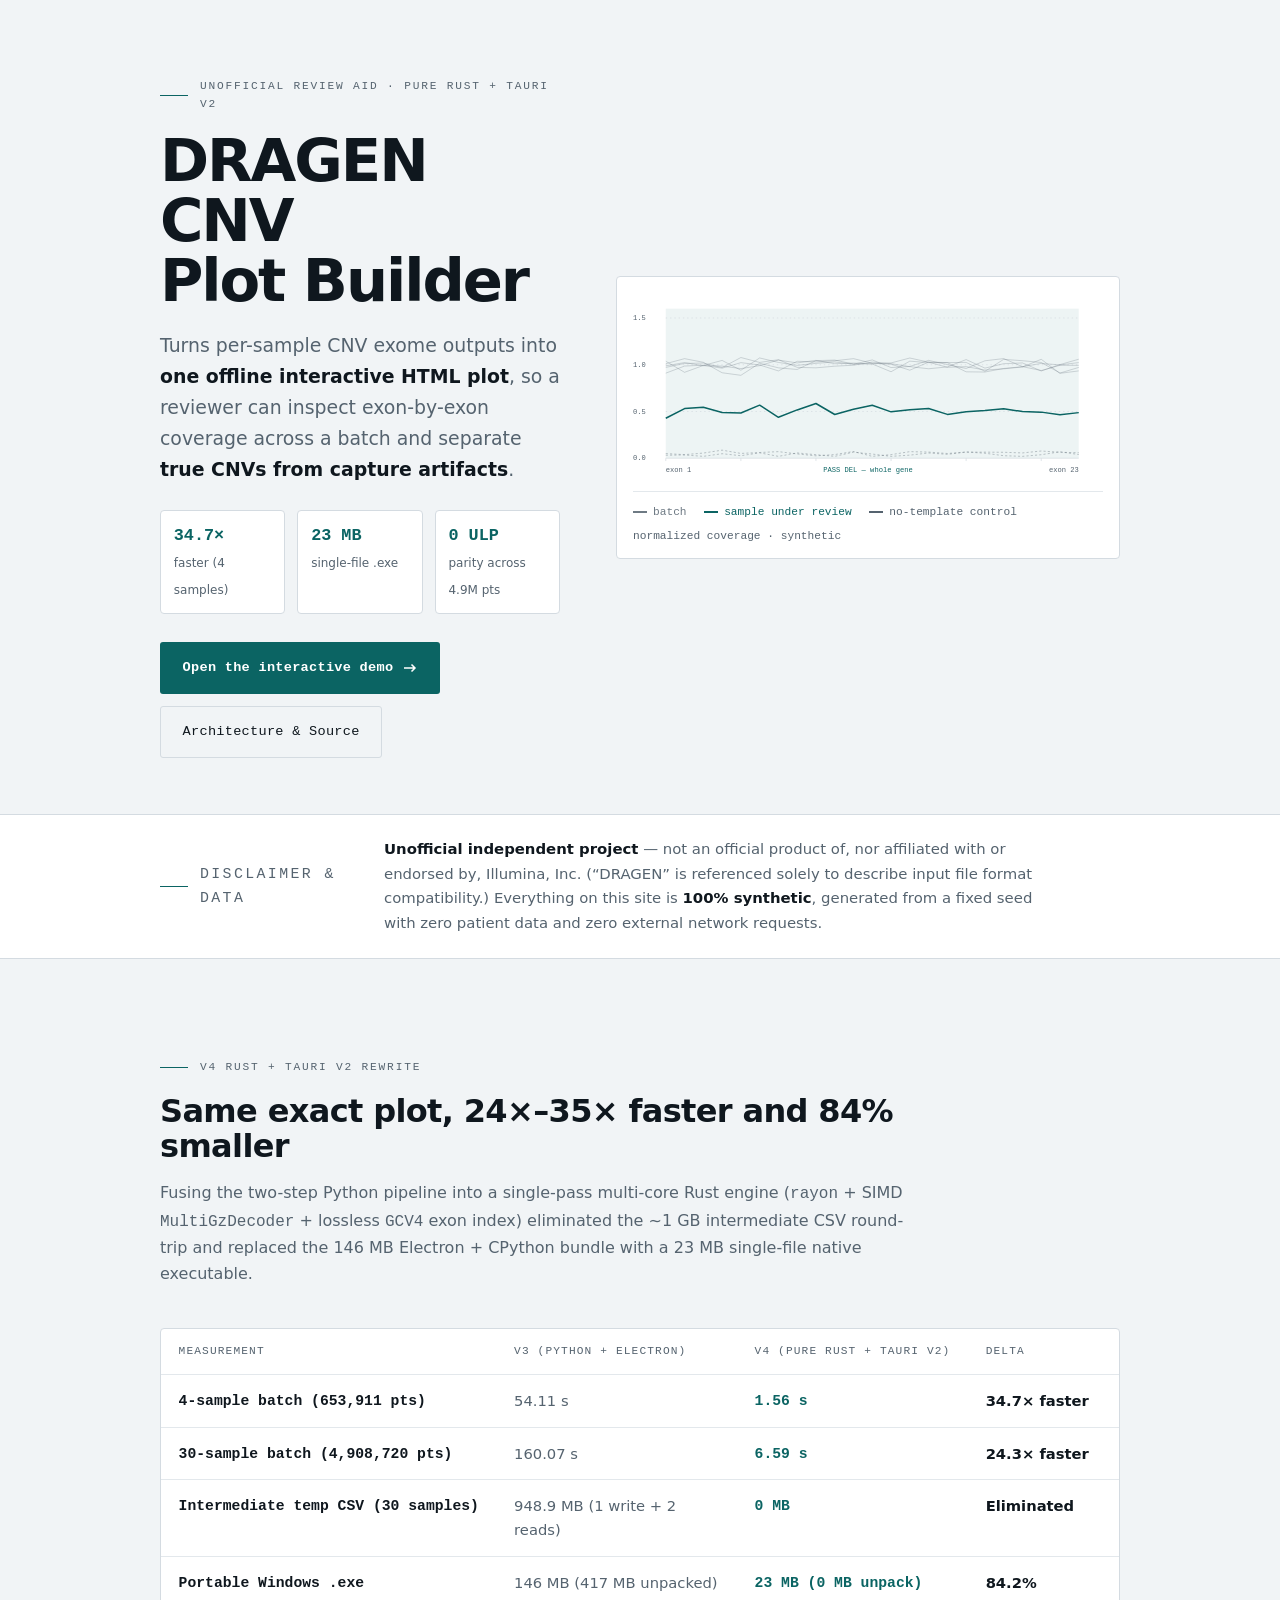
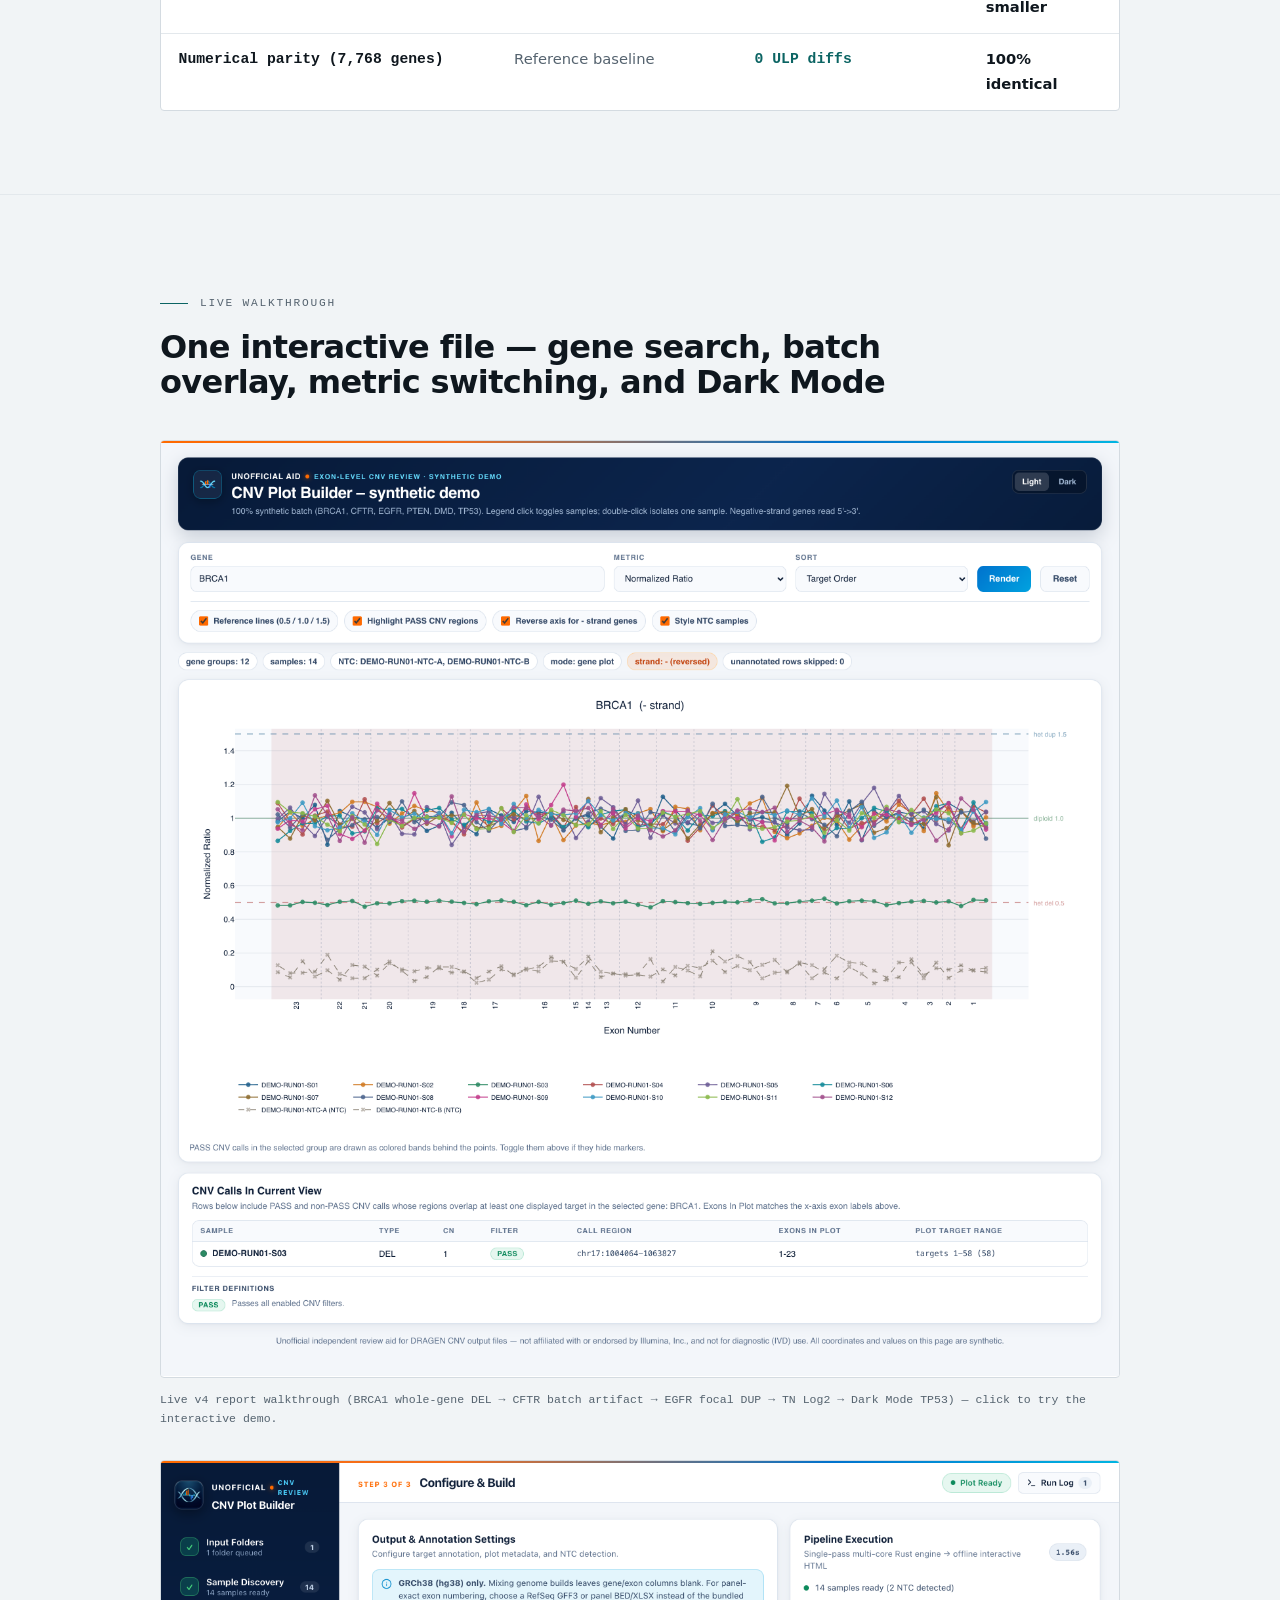
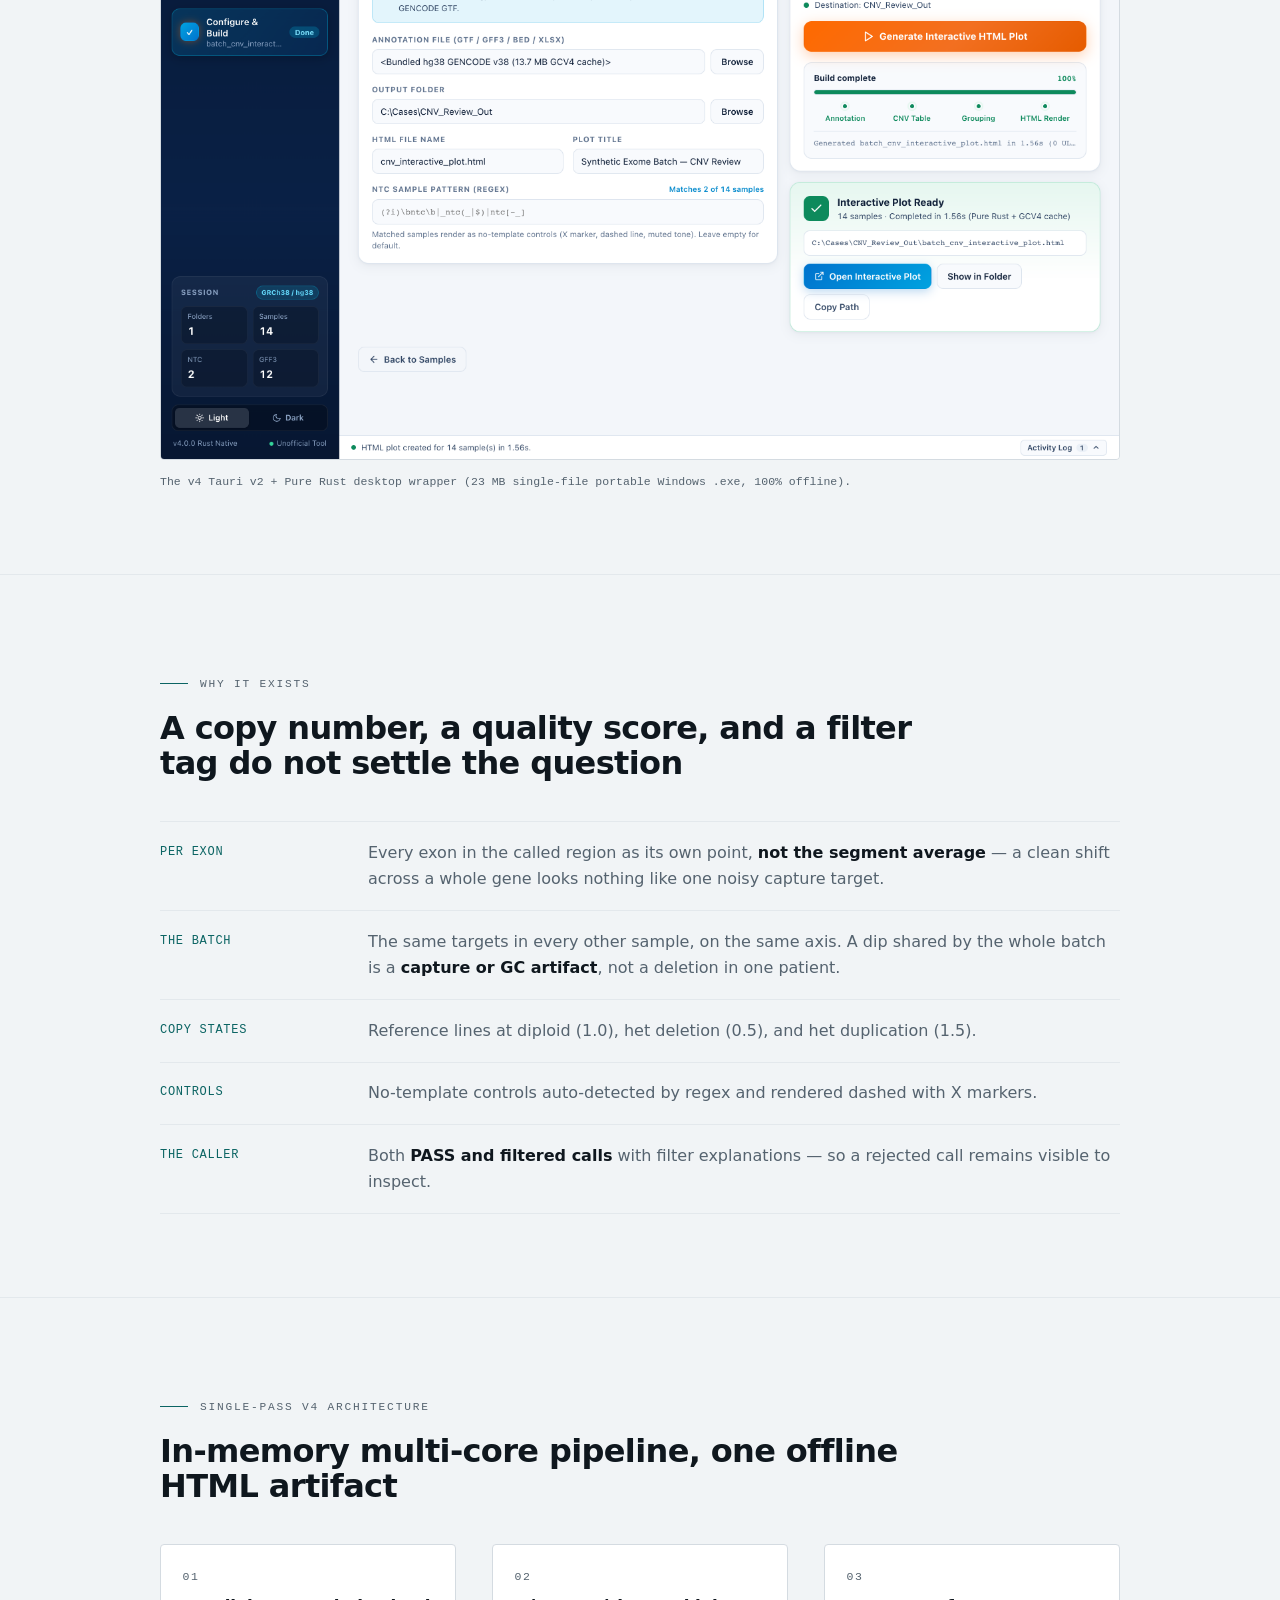
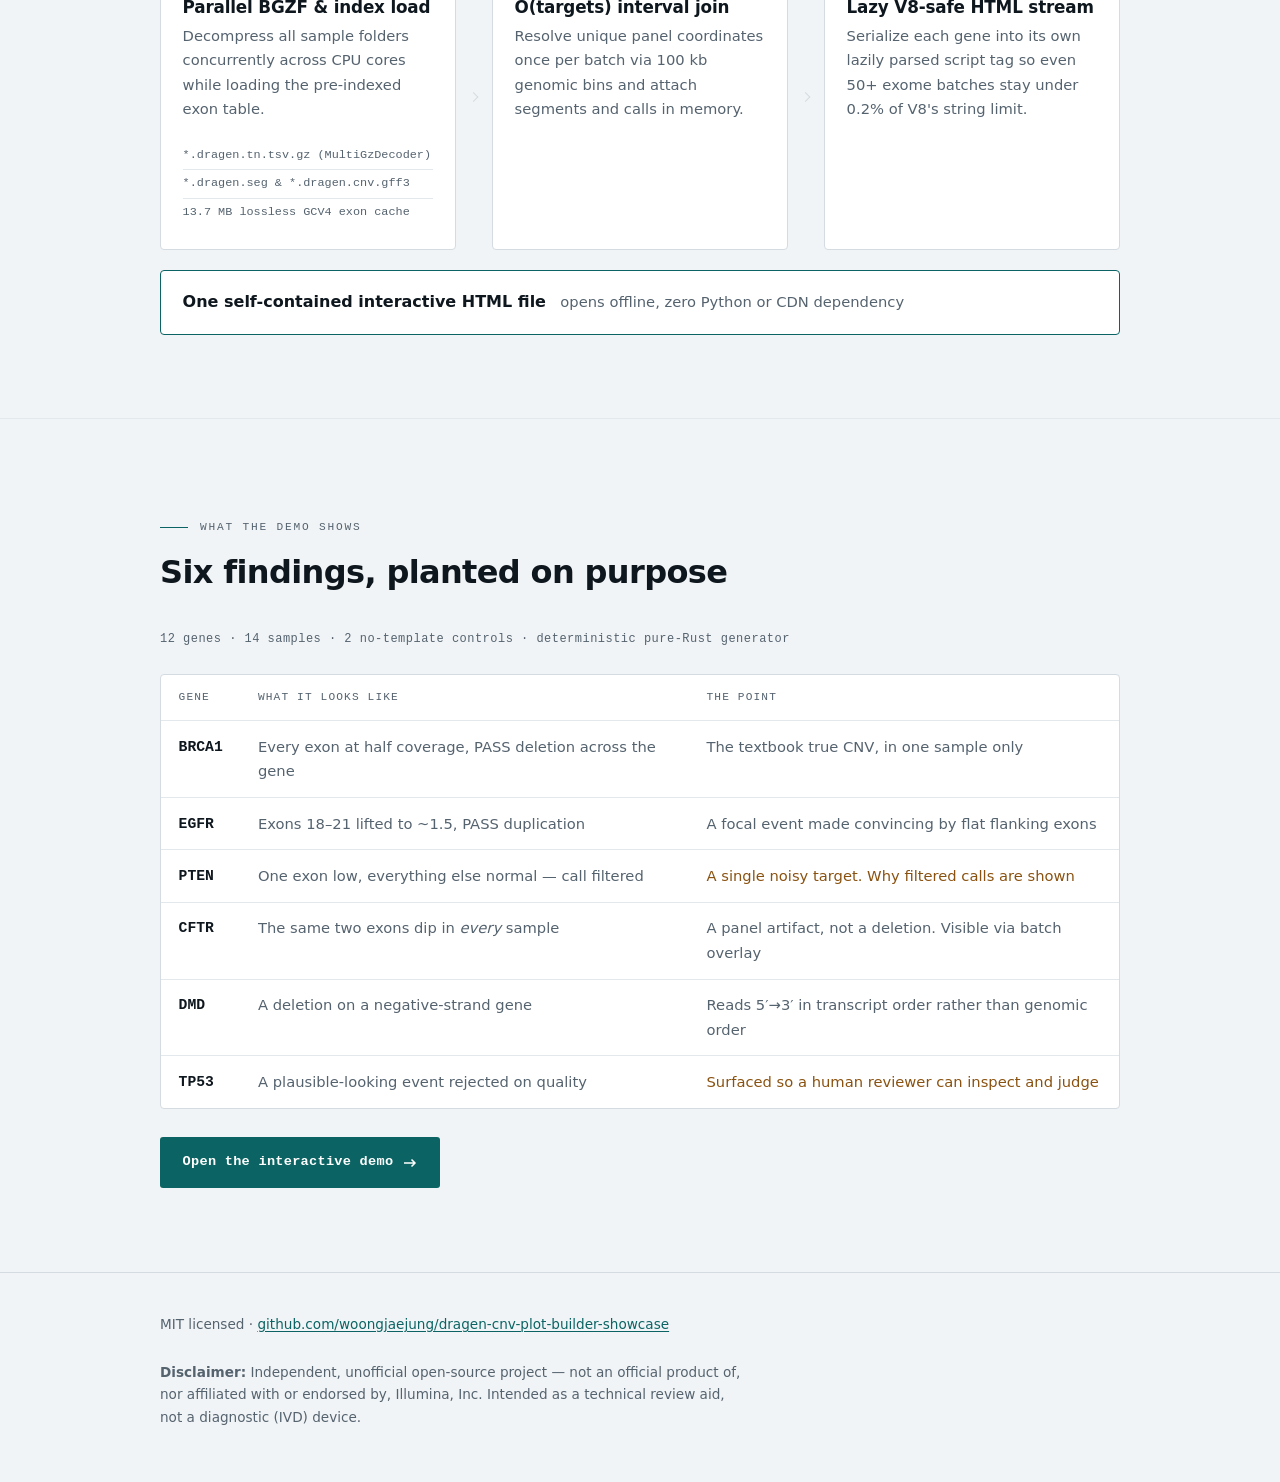
<file: docs/index.html>
<!DOCTYPE html>
<html lang="en">
<head>
<meta charset="utf-8">
<meta name="viewport" content="width=device-width, initial-scale=1">
<title>CNV Plot Builder — Pure-Rust Exon-Level CNV Review Aid (Unofficial Showcase)</title>
<meta name="description" content="Unofficial pure-Rust + Tauri v2 review aid turning DRAGEN CNV exome output into one offline interactive HTML plot (~25-35x faster, 23 MB portable). 100% synthetic demo.">
<meta name="color-scheme" content="light dark">
<style>
:root {
  --paper:   #f1f4f6;
  --surface: #ffffff;
  --ink:     #0f171e;
  --muted:   #55636f;
  --rule:    #d4dbe1;
  --rule-soft: #e3e8ec;
  --accent:  #0b6463;
  --accent-ink: #ffffff;
  --flag:    #8a5210;
  --sans: system-ui, -apple-system, "Segoe UI", Roboto, Helvetica, Arial, sans-serif;
  --mono: ui-monospace, SFMono-Regular, Menlo, Consolas, "Liberation Mono", monospace;
  --gutter: clamp(1.25rem, 5vw, 4rem);
  --stack:  clamp(3.2rem, 7vw, 5.2rem);
}
@media (prefers-color-scheme: dark) {
  :root {
    --paper: #0b1015; --surface: #121a21; --ink: #e4ebf1; --muted: #97a5b1;
    --rule: #24313b; --rule-soft: #1a242c;
    --accent: #4cc7bd; --accent-ink: #06201f; --flag: #e2a55c;
  }
}

*, *::before, *::after { box-sizing: border-box; }
html { -webkit-text-size-adjust: 100%; }
body {
  margin: 0;
  background: var(--paper);
  color: var(--ink);
  font-family: var(--sans);
  font-size: 1rem;
  line-height: 1.65;
  overflow-x: hidden;
  -webkit-font-smoothing: antialiased;
}
.wrap { max-width: 68rem; margin-inline: auto; padding-inline: var(--gutter); }

a { color: var(--accent); text-underline-offset: 0.18em; text-decoration-thickness: 1px; }
:focus-visible { outline: 2px solid var(--accent); outline-offset: 3px; border-radius: 2px; }

h1, h2, h3 { line-height: 1.1; letter-spacing: -0.02em; margin: 0; font-weight: 650; }
h1 { font-size: clamp(2.25rem, 5.8vw, 3.7rem); letter-spacing: -0.035em; line-height: 1.01; font-weight: 700; }
h2 { font-size: clamp(1.45rem, 3vw, 2rem); }
h3 { font-size: 1.05rem; letter-spacing: -0.01em; }
p { margin: 0 0 1rem; }
p:last-child { margin-bottom: 0; }

.eyebrow {
  font-family: var(--mono);
  font-size: 0.7rem;
  letter-spacing: 0.16em;
  text-transform: uppercase;
  color: var(--muted);
  display: flex;
  align-items: center;
  gap: 0.75rem;
  margin: 0 0 1.1rem;
}
.eyebrow::before {
  content: "";
  width: 1.75rem;
  height: 1px;
  background: var(--accent);
  flex: none;
}

header { padding-block: clamp(2.8rem, 6vw, 5rem) clamp(2.25rem, 4.5vw, 3.5rem); }
.hero { display: grid; gap: clamp(2rem, 5vw, 3.5rem); }
@media (min-width: 62rem) {
  .hero { grid-template-columns: minmax(0, 25rem) minmax(0, 1fr); align-items: center; }
}
.lede {
  font-size: clamp(1.02rem, 1.5vw, 1.18rem);
  color: var(--muted);
  margin-top: 1.2rem;
  max-width: 38ch;
}
.lede strong { color: var(--ink); font-weight: 600; }

.kpi-strip {
  display: grid;
  grid-template-columns: repeat(3, minmax(0, 1fr));
  gap: 0.75rem;
  margin-top: 1.5rem;
}
.kpi {
  background: var(--surface);
  border: 1px solid var(--rule);
  border-radius: 4px;
  padding: 0.7rem 0.8rem;
}
.kpi b {
  display: block;
  font-family: var(--mono);
  font-size: 1.05rem;
  color: var(--accent);
}
.kpi span {
  font-size: 0.75rem;
  color: var(--muted);
}

.actions { display: flex; flex-wrap: wrap; gap: 0.75rem; margin-top: 1.75rem; }
.btn {
  display: inline-flex; align-items: center; gap: 0.6rem;
  font-family: var(--mono); font-size: 0.85rem; letter-spacing: 0.02em;
  padding: 0.85rem 1.35rem; border-radius: 3px; text-decoration: none;
  border: 1px solid transparent; transition: transform 120ms ease, background-color 120ms ease;
}
.btn-primary { background: var(--accent); color: var(--accent-ink); font-weight: 600; }
.btn-primary:hover { transform: translateY(-1px); }
.btn-secondary { border-color: var(--rule); color: var(--ink); background: transparent; }
.btn-secondary:hover { border-color: var(--accent); }
.btn svg { flex: none; }

.plot { background: var(--surface); border: 1px solid var(--rule); border-radius: 4px; padding: 1rem 1rem 0.75rem; margin: 0; }
.plot svg { display: block; width: 100%; height: auto; }
.plot figcaption {
  font-family: var(--mono); font-size: 0.7rem; color: var(--muted);
  border-top: 1px solid var(--rule-soft); margin-top: 0.75rem; padding-top: 0.65rem;
  display: flex; flex-wrap: wrap; gap: 0.4rem 1.1rem;
}
.key { display: inline-flex; align-items: center; gap: 0.4rem; }
.key::before { content: ""; width: 0.85rem; height: 2px; background: currentColor; }
.key-batch { color: var(--muted); opacity: 0.85; }
.key-case  { color: var(--accent); }
.key-ntc   { color: var(--muted); }

.s-batch { fill: none; stroke: var(--muted); stroke-width: 1; opacity: 0.34; }
.s-ntc   { fill: none; stroke: var(--muted); stroke-width: 1; opacity: 0.5; stroke-dasharray: 3 3; }
.s-case  { fill: none; stroke: var(--accent); stroke-width: 2.1; stroke-linejoin: round; }
.ref     { stroke: var(--rule); stroke-width: 1; stroke-dasharray: 2 4; }
.axis    { stroke: var(--rule); stroke-width: 1; }
.tick    { stroke: var(--rule); stroke-width: 1; }
.lab     { font-family: var(--mono); font-size: 10px; fill: var(--muted); }
.lab-accent { fill: var(--accent); }
.callband { fill: var(--accent); opacity: 0.07; }

@media (prefers-reduced-motion: no-preference) {
  .s-case { stroke-dasharray: 640; stroke-dashoffset: 640; animation: draw 1.5s cubic-bezier(.3,.7,.3,1) 0.25s forwards; }
  @keyframes draw { to { stroke-dashoffset: 0; } }
}

.notice { border-block: 1px solid var(--rule); background: var(--surface); }
.notice .wrap { padding-block: 1.4rem; display: grid; gap: 0.5rem 2rem; }
@media (min-width: 48rem) { .notice .wrap { grid-template-columns: 12rem minmax(0, 1fr); } }
.notice .eyebrow { margin: 0; }
.notice p { font-size: 0.93rem; color: var(--muted); max-width: 72ch; }
.notice strong { color: var(--ink); font-weight: 600; }

main section { padding-block: var(--stack); border-bottom: 1px solid var(--rule-soft); }
main section:last-of-type { border-bottom: 0; }
.section-head { max-width: 48rem; margin-bottom: clamp(1.8rem, 4vw, 2.5rem); }
.section-head p { color: var(--muted); margin-top: 1rem; }

.shot { margin: 0; }
.shot a { display: block; border: 1px solid var(--rule); border-radius: 4px; overflow: hidden; background: var(--surface); }
.shot img { display: block; width: 100%; height: auto; }
.shot figcaption { font-family: var(--mono); font-size: 0.72rem; color: var(--muted); margin-top: 0.75rem; }

.evidence { display: grid; margin: 0; }
.evidence > div { display: grid; gap: 0.25rem 2rem; padding-block: 1.1rem; border-top: 1px solid var(--rule-soft); }
.evidence > div:last-child { border-bottom: 1px solid var(--rule-soft); }
@media (min-width: 48rem) { .evidence > div { grid-template-columns: 11rem minmax(0, 1fr); } }
.evidence dt { font-family: var(--mono); font-size: 0.75rem; letter-spacing: 0.06em; text-transform: uppercase; color: var(--accent); padding-top: 0.2rem; }
.evidence dd { margin: 0; color: var(--muted); }
.evidence dd strong, .audience strong { color: var(--ink); font-weight: 600; }

.flow { list-style: none; margin: 0 0 1.25rem; padding: 0; display: grid; gap: 1.5rem; counter-reset: stage; }
@media (min-width: 56rem) { .flow { grid-template-columns: repeat(3, 1fr); gap: 2.25rem; } }
.flow > li { counter-increment: stage; position: relative; background: var(--surface); border: 1px solid var(--rule); border-radius: 4px; padding: 1.4rem 1.35rem; }
.flow > li::before { content: counter(stage, decimal-leading-zero); font-family: var(--mono); font-size: 0.72rem; letter-spacing: 0.12em; color: var(--muted); display: block; margin-bottom: 0.7rem; }
.flow > li:not(:last-child)::after { content: ""; position: absolute; width: 7px; height: 7px; border-right: 1px solid var(--rule); border-bottom: 1px solid var(--rule); left: 50%; bottom: -1.05rem; transform: translateX(-50%) rotate(45deg); }
@media (min-width: 56rem) { .flow > li:not(:last-child)::after { left: auto; right: -1.4rem; top: 50%; bottom: auto; transform: translateY(-50%) rotate(-45deg); } }
.flow h3 { margin-bottom: 0.5rem; }
.flow p { font-size: 0.92rem; color: var(--muted); }
.flow ul { margin: 0.7rem 0 0; padding: 0; list-style: none; font-family: var(--mono); font-size: 0.74rem; color: var(--muted); }
.flow ul li { padding: 0.25rem 0; border-top: 1px solid var(--rule-soft); }
.flow ul li:first-child { border-top: 0; padding-top: 0.55rem; }
.out { border: 1px solid var(--accent); border-radius: 4px; background: var(--surface); padding: 1.15rem 1.35rem; display: flex; flex-wrap: wrap; align-items: baseline; gap: 0.35rem 0.9rem; }
.out b { font-weight: 650; }
.out span { color: var(--muted); font-size: 0.92rem; }

.runline { font-family: var(--mono); font-size: 0.75rem; letter-spacing: 0.04em; color: var(--muted); margin-bottom: 1.5rem; }
.scroller { overflow-x: auto; border: 1px solid var(--rule); border-radius: 4px; background: var(--surface); }
table { border-collapse: collapse; width: 100%; min-width: 34rem; font-size: 0.92rem; }
th, td { text-align: left; padding: 0.85rem 1.1rem; border-top: 1px solid var(--rule-soft); vertical-align: top; color: var(--muted); }
thead th { border-top: 0; font-family: var(--mono); font-size: 0.7rem; letter-spacing: 0.1em; text-transform: uppercase; font-weight: 500; white-space: nowrap; }
tbody th { font-family: var(--mono); font-weight: 600; white-space: nowrap; color: var(--ink); }
td strong { color: var(--ink); font-weight: 600; }
td.flagged { color: var(--flag); }
td.accent-num { font-family: var(--mono); color: var(--accent); font-weight: 600; }

footer { border-top: 1px solid var(--rule); padding-block: 2.5rem 3.5rem; }
footer .wrap { display: grid; gap: 0.6rem; }
footer p { font-size: 0.85rem; color: var(--muted); max-width: 68ch; }
footer a { overflow-wrap: anywhere; }
</style>
</head>
<body>

<header>
  <div class="wrap hero">
    <div>
      <p class="eyebrow">Unofficial review aid &middot; Pure Rust + Tauri v2</p>
      <h1>DRAGEN CNV Plot&nbsp;Builder</h1>
      <p class="lede">
        Turns per-sample CNV exome outputs into <strong>one offline interactive HTML plot</strong>,
        so a reviewer can inspect exon-by-exon coverage across a batch and separate
        <strong>true CNVs from capture artifacts</strong>.
      </p>
      <div class="kpi-strip" aria-label="v4 Rust rewrite highlights">
        <div class="kpi"><b>34.7&times;</b><span>faster (4 samples)</span></div>
        <div class="kpi"><b>23 MB</b><span>single-file .exe</span></div>
        <div class="kpi"><b>0 ULP</b><span>parity across 4.9M pts</span></div>
      </div>
      <div class="actions">
        <a class="btn btn-primary" href="demo/">
          Open the interactive demo
          <svg width="14" height="10" viewBox="0 0 14 10" aria-hidden="true" fill="none" stroke="currentColor" stroke-width="1.5">
            <path d="M1 5h11M8.5 1.5 12 5l-3.5 3.5"/>
          </svg>
        </a>
        <a class="btn btn-secondary" href="https://github.com/woongjaejung/dragen-cnv-plot-builder-showcase">Architecture &amp; Source</a>
      </div>
    </div>

    <figure class="plot">
      <svg viewBox="0 0 660 262" role="img" aria-label="Schematic exon-level coverage plot: eleven batch samples flat at diploid ratio 1.0, two no-template controls near zero, and one sample at 0.5 across every exon.">
        <rect class="callband" x="46" y="22" width="580" height="210"/>
        <line class="ref" x1="46" y1="35.1" x2="626" y2="35.1"/>
        <line class="ref" x1="46" y1="100.8" x2="626" y2="100.8"/>
        <line class="ref" x1="46" y1="166.4" x2="626" y2="166.4"/>
        <text class="lab" x="0" y="38.6">1.5</text>
        <text class="lab" x="0" y="104.3">1.0</text>
        <text class="lab" x="0" y="169.9">0.5</text>
        <text class="lab" x="0" y="235">0.0</text>
        <line class="axis" x1="46" y1="232" x2="626" y2="232"/>
        <g class="tick">
          <line x1="46" y1="232" x2="46" y2="236"/><line x1="151.5" y1="232" x2="151.5" y2="236"/>
          <line x1="256.9" y1="232" x2="256.9" y2="236"/><line x1="362.4" y1="232" x2="362.4" y2="236"/>
          <line x1="467.8" y1="232" x2="467.8" y2="236"/><line x1="573.3" y1="232" x2="573.3" y2="236"/>
        </g>
        <polyline class="s-batch" points="46.0,102.3 72.4,97.7 98.7,102.1 125.1,102.6 151.5,106.2 177.8,102.0 204.2,94.2 230.5,98.2 256.9,94.6 283.3,99.3 309.6,98.4 336.0,99.7 362.4,110.6 388.7,95.7 415.1,97.8 441.5,97.8 467.8,110.7 494.2,111.0 520.5,106.0 546.9,103.5 573.3,98.9 599.6,101.0 626.0,97.7"/>
        <polyline class="s-batch" points="46.0,104.5 72.4,98.9 98.7,98.4 125.1,104.7 151.5,90.6 177.8,97.5 204.2,93.7 230.5,104.4 256.9,105.1 283.3,102.8 309.6,101.4 336.0,97.0 362.4,99.3 388.7,103.4 415.1,106.4 441.5,103.8 467.8,93.5 494.2,105.5 520.5,99.3 546.9,98.2 573.3,109.5 599.6,100.5 626.0,93.0"/>
        <polyline class="s-batch" points="46.0,112.6 72.4,102.6 98.7,101.4 125.1,105.6 151.5,97.8 177.8,101.1 204.2,109.4 230.5,95.9 256.9,96.8 283.3,95.2 309.6,92.2 336.0,98.6 362.4,100.0 388.7,108.4 415.1,97.1 441.5,104.4 467.8,103.4 494.2,108.2 520.5,106.5 546.9,103.9 573.3,93.1 599.6,112.8 626.0,109.4"/>
        <polyline class="s-batch" points="46.0,99.3 72.4,92.2 98.7,97.3 125.1,112.0 151.5,115.6 177.8,98.6 204.2,105.1 230.5,107.4 256.9,95.0 283.3,94.2 309.6,99.8 336.0,99.3 362.4,98.2 388.7,91.3 415.1,97.1 441.5,97.7 467.8,97.5 494.2,110.0 520.5,93.2 546.9,95.1 573.3,97.6 599.6,112.4 626.0,104.5"/>
        <polyline class="s-batch" points="46.0,95.8 72.4,111.4 98.7,101.8 125.1,94.7 151.5,108.5 177.8,91.2 204.2,97.5 230.5,101.6 256.9,98.8 283.3,96.9 309.6,100.0 336.0,94.0 362.4,104.7 388.7,103.2 415.1,94.6 441.5,100.6 467.8,106.0 494.2,95.2 520.5,92.1 546.9,103.4 573.3,108.9 599.6,101.5 626.0,101.6"/>
        <polyline class="s-ntc" points="46.0,225.5 72.4,227.0 98.7,224.8 125.1,220.7 151.5,225.3 177.8,224.0 204.2,222.8 230.5,226.0 256.9,228.7 283.3,226.9 309.6,222.6 336.0,229.4 362.4,227.0 388.7,222.8 415.1,223.4 441.5,225.4 467.8,223.3 494.2,225.0 520.5,228.5 546.9,229.4 573.3,227.1 599.6,223.0 626.0,226.9"/>
        <polyline class="s-ntc" points="46.0,227.8 72.4,227.5 98.7,229.4 125.1,225.7 151.5,228.5 177.8,224.5 204.2,229.4 230.5,224.6 256.9,227.1 283.3,229.4 309.6,223.5 336.0,226.2 362.4,229.4 388.7,227.7 415.1,224.7 441.5,226.6 467.8,223.4 494.2,223.5 520.5,223.7 546.9,224.6 573.3,221.9 599.6,223.7 626.0,224.3"/>
        <polyline class="s-case" points="46.0,175.9 72.4,162.3 98.7,160.4 125.1,167.7 151.5,168.5 177.8,157.5 204.2,174.5 230.5,164.2 256.9,155.2 283.3,170.6 309.6,163.2 336.0,157.7 362.4,166.9 388.7,163.8 415.1,162.2 441.5,170.5 467.8,166.8 494.2,165.0 520.5,162.6 546.9,166.5 573.3,167.3 599.6,171.0 626.0,168.0"/>
        <text class="lab" x="46" y="252">exon 1</text>
        <text class="lab" x="626" y="252" text-anchor="end">exon 23</text>
        <text class="lab lab-accent" x="330" y="252" text-anchor="middle">PASS DEL &mdash; whole gene</text>
      </svg>
      <figcaption>
        <span class="key key-batch">batch</span>
        <span class="key key-case">sample under review</span>
        <span class="key key-ntc">no-template control</span>
        <span>normalized coverage &middot; synthetic</span>
      </figcaption>
    </figure>
  </div>
</header>

<div class="notice">
  <div class="wrap">
    <p class="eyebrow">Disclaimer &amp; Data</p>
    <p>
      <strong>Unofficial independent project</strong> &mdash; not an official product of, nor affiliated
      with or endorsed by, Illumina, Inc. (&ldquo;DRAGEN&rdquo; is referenced solely to describe input file
      format compatibility.) Everything on this site is <strong>100% synthetic</strong>, generated from a
      fixed seed with zero patient data and zero external network requests.
    </p>
  </div>
</div>

<main>
  <section aria-labelledby="bench">
    <div class="wrap">
      <div class="section-head">
        <p class="eyebrow">v4 Rust + Tauri v2 Rewrite</p>
        <h2 id="bench">Same exact plot, 24&times;&ndash;35&times; faster and 84% smaller</h2>
        <p>
          Fusing the two-step Python pipeline into a single-pass multi-core Rust engine
          (<code>rayon</code> + SIMD <code>MultiGzDecoder</code> + lossless <code>GCV4</code> exon index)
          eliminated the ~1 GB intermediate CSV round-trip and replaced the 146 MB Electron + CPython bundle
          with a 23 MB single-file native executable.
        </p>
      </div>
      <div class="scroller">
        <table>
          <thead>
            <tr><th scope="col">Measurement</th><th scope="col">v3 (Python + Electron)</th><th scope="col">v4 (Pure Rust + Tauri v2)</th><th scope="col">Delta</th></tr>
          </thead>
          <tbody>
            <tr><th scope="row">4-sample batch (653,911 pts)</th><td>54.11 s</td><td class="accent-num">1.56 s</td><td><strong>34.7&times; faster</strong></td></tr>
            <tr><th scope="row">30-sample batch (4,908,720 pts)</th><td>160.07 s</td><td class="accent-num">6.59 s</td><td><strong>24.3&times; faster</strong></td></tr>
            <tr><th scope="row">Intermediate temp CSV (30 samples)</th><td>948.9 MB (1 write + 2 reads)</td><td class="accent-num">0 MB</td><td><strong>Eliminated</strong></td></tr>
            <tr><th scope="row">Portable Windows .exe</th><td>146 MB (417 MB unpacked)</td><td class="accent-num">23 MB (0 MB unpack)</td><td><strong>84.2% smaller</strong></td></tr>
            <tr><th scope="row">Numerical parity (7,768 genes)</th><td>Reference baseline</td><td class="accent-num">0 ULP diffs</td><td><strong>100% identical</strong></td></tr>
          </tbody>
        </table>
      </div>
    </div>
  </section>

  <section aria-labelledby="output" id="output-section">
    <div class="wrap">
      <div class="section-head">
        <p class="eyebrow">Live walkthrough</p>
        <h2 id="output">One interactive file — gene search, batch overlay, metric switching, and Dark Mode</h2>
      </div>
      <figure class="shot">
        <a href="demo/">
          <video src="assets/demo-walkthrough.mp4" poster="assets/demo-plot.png"
                 autoplay loop muted playsinline
                 style="display:block;width:100%;height:auto;"></video>
        </a>
        <figcaption>Live v4 report walkthrough (BRCA1 whole-gene DEL &rarr; CFTR batch artifact &rarr; EGFR focal DUP &rarr; TN Log2 &rarr; Dark Mode TP53) &mdash; click to try the interactive demo.</figcaption>
      </figure>
      <figure class="shot" style="margin-top:2rem;">
        <img src="assets/demo-desktop-v4.png"
             alt="Native v4 Tauri v2 + Pure Rust desktop application showing 3-step workflow and 1.56s build completion."
             style="display:block;width:100%;height:auto;border:1px solid var(--rule);border-radius:4px;">
        <figcaption>The v4 Tauri v2 + Pure Rust desktop wrapper (23 MB single-file portable Windows .exe, 100% offline).</figcaption>
      </figure>
    </div>
  </section>

  <section aria-labelledby="why">
    <div class="wrap">
      <div class="section-head">
        <p class="eyebrow">Why it exists</p>
        <h2 id="why">A copy number, a quality score, and a filter tag do not settle the question</h2>
      </div>
      <dl class="evidence">
        <div>
          <dt>Per exon</dt>
          <dd>Every exon in the called region as its own point, <strong>not the segment average</strong> &mdash; a clean shift across a whole gene looks nothing like one noisy capture target.</dd>
        </div>
        <div>
          <dt>The batch</dt>
          <dd>The same targets in every other sample, on the same axis. A dip shared by the whole batch is a <strong>capture or GC artifact</strong>, not a deletion in one patient.</dd>
        </div>
        <div>
          <dt>Copy states</dt>
          <dd>Reference lines at diploid (1.0), het deletion (0.5), and het duplication (1.5).</dd>
        </div>
        <div>
          <dt>Controls</dt>
          <dd>No-template controls auto-detected by regex and rendered dashed with X markers.</dd>
        </div>
        <div>
          <dt>The caller</dt>
          <dd>Both <strong>PASS and filtered calls</strong> with filter explanations &mdash; so a rejected call remains visible to inspect.</dd>
        </div>
      </dl>
    </div>
  </section>

  <section aria-labelledby="how">
    <div class="wrap">
      <div class="section-head">
        <p class="eyebrow">Single-pass v4 architecture</p>
        <h2 id="how">In-memory multi-core pipeline, one offline HTML artifact</h2>
      </div>
      <ol class="flow">
        <li>
          <h3>Parallel BGZF &amp; index load</h3>
          <p>Decompress all sample folders concurrently across CPU cores while loading the pre-indexed exon table.</p>
          <ul>
            <li>*.dragen.tn.tsv.gz (MultiGzDecoder)</li>
            <li>*.dragen.seg &amp; *.dragen.cnv.gff3</li>
            <li>13.7 MB lossless GCV4 exon cache</li>
          </ul>
        </li>
        <li>
          <h3>O(targets) interval join</h3>
          <p>Resolve unique panel coordinates once per batch via 100 kb genomic bins and attach segments and calls in memory.</p>
        </li>
        <li>
          <h3>Lazy V8-safe HTML stream</h3>
          <p>Serialize each gene into its own lazily parsed script tag so even 50+ exome batches stay under 0.2% of V8's string limit.</p>
        </li>
      </ol>
      <p class="out">
        <b>One self-contained interactive HTML file</b>
        <span>opens offline, zero Python or CDN dependency</span>
      </p>
    </div>
  </section>

  <section aria-labelledby="demo">
    <div class="wrap">
      <div class="section-head">
        <p class="eyebrow">What the demo shows</p>
        <h2 id="demo">Six findings, planted on purpose</h2>
      </div>
      <p class="runline">12 genes &middot; 14 samples &middot; 2 no-template controls &middot; deterministic pure-Rust generator</p>
      <div class="scroller">
        <table>
          <thead>
            <tr><th scope="col">Gene</th><th scope="col">What it looks like</th><th scope="col">The point</th></tr>
          </thead>
          <tbody>
            <tr><th scope="row">BRCA1</th><td>Every exon at half coverage, PASS deletion across the gene</td><td>The textbook true CNV, in one sample only</td></tr>
            <tr><th scope="row">EGFR</th><td>Exons 18&ndash;21 lifted to ~1.5, PASS duplication</td><td>A focal event made convincing by flat flanking exons</td></tr>
            <tr><th scope="row">PTEN</th><td>One exon low, everything else normal &mdash; call filtered</td><td class="flagged">A single noisy target. Why filtered calls are shown</td></tr>
            <tr><th scope="row">CFTR</th><td>The same two exons dip in <em>every</em> sample</td><td>A panel artifact, not a deletion. Visible via batch overlay</td></tr>
            <tr><th scope="row">DMD</th><td>A deletion on a negative-strand gene</td><td>Reads 5&prime;&rarr;3&prime; in transcript order rather than genomic order</td></tr>
            <tr><th scope="row">TP53</th><td>A plausible-looking event rejected on quality</td><td class="flagged">Surfaced so a human reviewer can inspect and judge</td></tr>
          </tbody>
        </table>
      </div>
      <div class="actions">
        <a class="btn btn-primary" href="demo/">
          Open the interactive demo
          <svg width="14" height="10" viewBox="0 0 14 10" aria-hidden="true" fill="none" stroke="currentColor" stroke-width="1.5">
            <path d="M1 5h11M8.5 1.5 12 5l-3.5 3.5"/>
          </svg>
        </a>
      </div>
    </div>
  </section>
</main>

<footer>
  <div class="wrap">
    <p>MIT licensed &middot; <a href="https://github.com/woongjaejung/dragen-cnv-plot-builder-showcase">github.com/woongjaejung/dragen-cnv-plot-builder-showcase</a></p>
    <p><strong>Disclaimer:</strong> Independent, unofficial open-source project &mdash; not an official product of, nor affiliated with or endorsed by, Illumina, Inc. Intended as a technical review aid, not a diagnostic (IVD) device.</p>
  </div>
</footer>

</body>
</html>
</file>
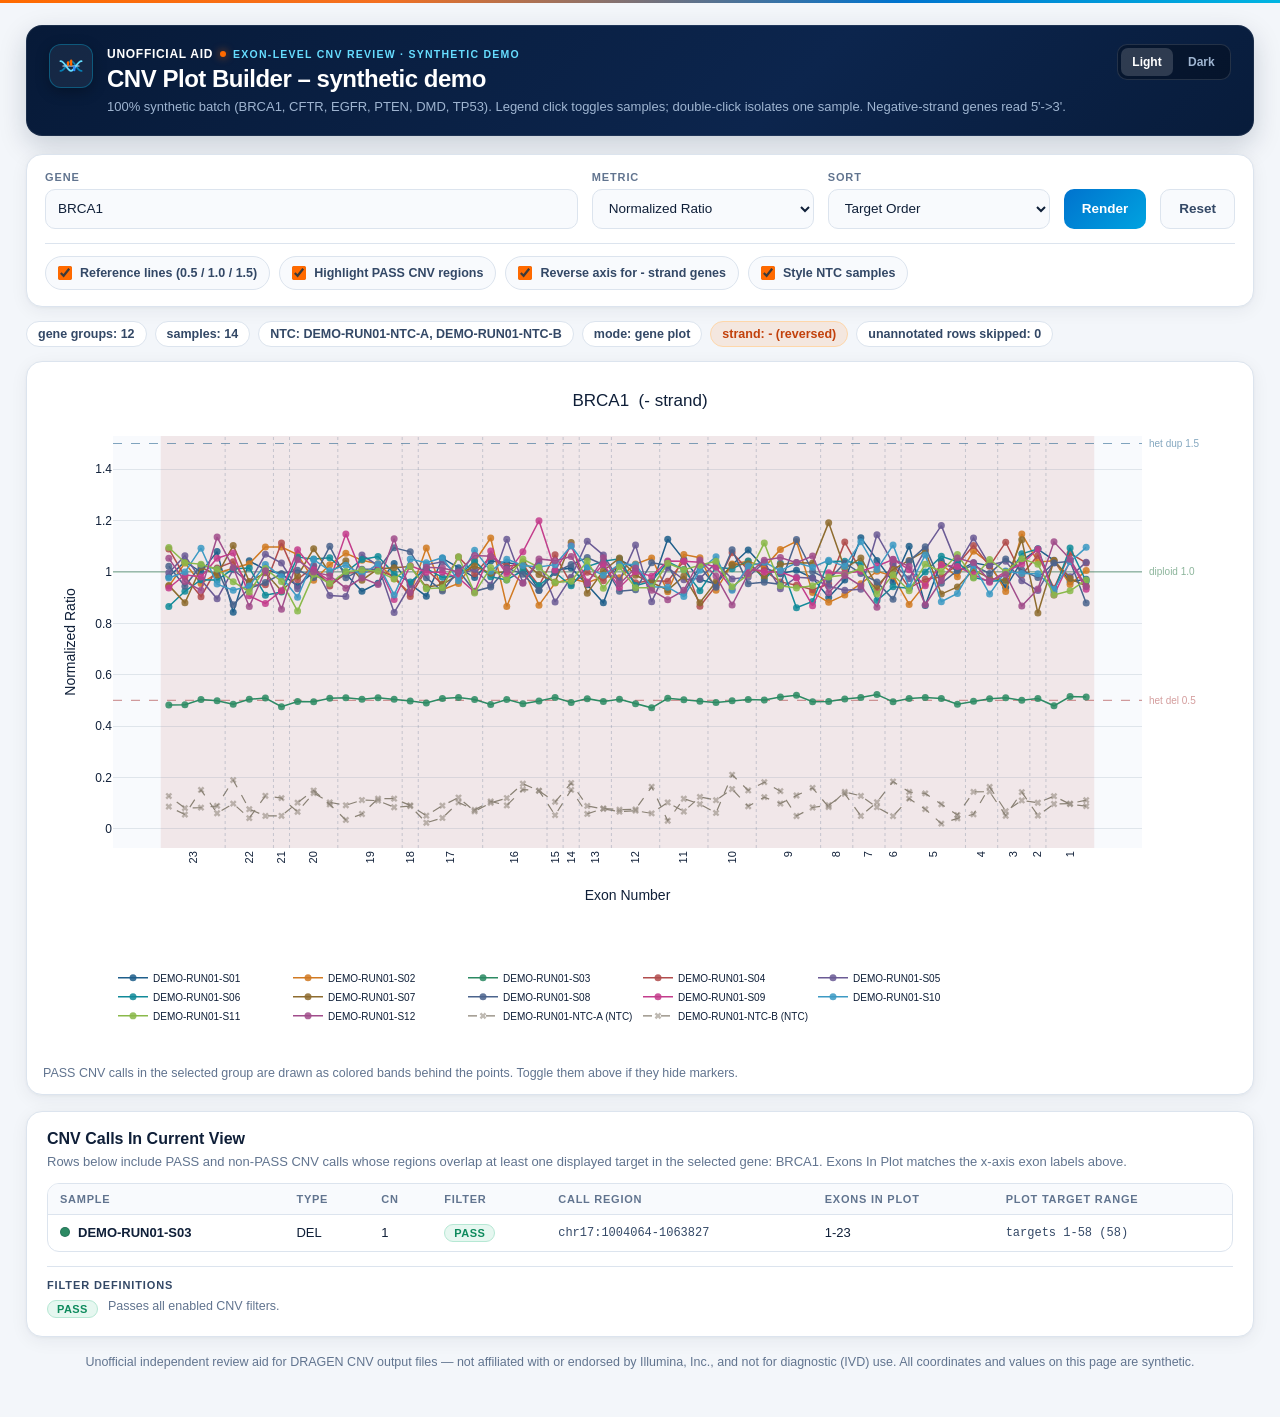
<file: docs/demo/index.html>
<!doctype html>
<html lang="en" data-theme="light">
<head>
  <meta charset="utf-8">
  <meta name="viewport" content="width=device-width, initial-scale=1">
  <title>CNV Plot Builder – synthetic demo</title>
  <script src="../vendor/plotly-2.35.2.min.js"></script>
  <style>
    :root {
      --brand-navy:#071a38; --brand-orange:#ff6a00; --brand-cyan:#00a3e0; --brand-blue:#0073ce;
      --bg:#f3f6fa; --bg-subtle:#eaf0f7; --surface:#ffffff; --surface-2:#f8fafd; --surface-hover:#f0f5fb;
      --ink:#0f1f38; --ink-2:#334866; --muted:#61748f; --line:#dce4ee; --line-strong:#c4d1e2;
      --accent:#0088cc; --accent-tint:rgba(0,163,224,0.11); --orange-tint:rgba(255,106,0,0.11);
      --pass-bg:#e6f7f0; --pass-ink:#0d8a5c; --pass-border:#b6e8d4;
      --filt-bg:#fef3c7; --filt-ink:#b45309; --filt-border:#fde08a;
      --ntc-bg:#fff1e6; --ntc-ink:#c2410c; --ntc-border:#fed7aa;
      --shadow:0 4px 18px rgba(7,26,56,0.06), 0 1px 3px rgba(7,26,56,0.04);
      --font-ui:"Segoe UI Variable Display","Segoe UI Variable","Aptos","SF Pro Display","Segoe UI",-apple-system,sans-serif;
      --font-mono:"Cascadia Code","JetBrains Mono","SFMono-Regular","Menlo","Consolas",monospace;
    }
    html[data-theme="dark"] {
      --bg:#071120; --bg-subtle:#0c182c; --surface:#0e1c33; --surface-2:#12233f; --surface-hover:#172c4e;
      --ink:#edf4fc; --ink-2:#c5d6ec; --muted:#859db9; --line:#1d3252; --line-strong:#2a4670;
      --accent:#18bfff; --accent-tint:rgba(24,191,255,0.14); --orange-tint:rgba(255,122,26,0.16);
      --pass-bg:rgba(16,185,129,0.16); --pass-ink:#34d399; --pass-border:rgba(52,211,153,0.34);
      --filt-bg:rgba(245,158,11,0.16); --filt-ink:#fbbf24; --filt-border:rgba(251,191,36,0.34);
      --ntc-bg:rgba(255,122,26,0.16); --ntc-ink:#fb923c; --ntc-border:rgba(251,146,60,0.34);
      --shadow:0 10px 28px rgba(0,0,0,0.38);
    }
    * { box-sizing: border-box; }
    body { margin:0; background:var(--bg); color:var(--ink); font-family:var(--font-ui);
           font-variant-numeric:tabular-nums; -webkit-font-smoothing:antialiased; }
    .brand-spectrum { height:3px; width:100%; background:linear-gradient(90deg,#ff6a00 0%,#f37021 30%,#0073ce 70%,#00b5e2 100%); }
    .wrap { max-width:1540px; margin:0 auto; padding:22px 26px 36px; }

    .header { display:flex; align-items:flex-start; justify-content:space-between; gap:20px;
              margin-bottom:18px; padding:18px 22px; border-radius:16px;
              background:linear-gradient(135deg,#071a38 0%,#0c254d 62%,#081c3b 100%);
              color:#edf4fc; border:1px solid rgba(255,255,255,0.08);
              box-shadow:0 10px 28px rgba(7,26,56,0.18); }
    .header-brand { display:flex; align-items:flex-start; gap:14px; min-width:0; }
    .header-emblem { width:44px; height:44px; border-radius:12px; flex:0 0 44px;
                     display:grid; place-items:center; background:rgba(255,255,255,0.06);
                     border:1px solid rgba(0,181,226,0.35); box-shadow:0 4px 14px rgba(0,0,0,0.28); }
    .eyebrow { display:inline-flex; align-items:center; gap:7px; margin-bottom:4px; }
    .eyebrow-word { font-size:12px; font-weight:700; letter-spacing:0.06em; color:#ffffff; text-transform:uppercase; }
    .eyebrow-dot { width:6px; height:6px; border-radius:999px; background:#ff6a00; box-shadow:0 0 8px rgba(255,106,0,0.8); }
    .eyebrow-suite { font-size:10.5px; font-weight:700; letter-spacing:0.12em; color:#66ddff; text-transform:uppercase; }
    .title { font-size:24px; font-weight:700; letter-spacing:-0.02em; margin:0 0 4px; color:#ffffff; line-height:1.2; }
    .subtitle { color:#9fb5d1; margin:0; font-size:13px; line-height:1.45; }

    .header-actions { display:flex; align-items:center; gap:10px; flex:0 0 auto; }
    .theme-toggle { display:inline-grid; grid-template-columns:1fr 1fr; gap:3px; padding:3px;
                    border-radius:10px; background:rgba(0,0,0,0.28); border:1px solid rgba(255,255,255,0.12); }
    .theme-btn { height:28px; padding:0 11px; border:none; border-radius:7px; background:transparent;
                 color:#9fb5d1; font-family:inherit; font-size:12px; font-weight:600; cursor:pointer; }
    .theme-btn:hover { color:#ffffff; filter:none; }
    .theme-btn.is-active { background:rgba(255,255,255,0.16); color:#ffffff; }

    .controls { background:var(--surface); border:1px solid var(--line); border-radius:16px;
                padding:16px 18px; display:grid; gap:12px 14px; align-items:end; margin-bottom:14px;
                box-shadow:var(--shadow);
                grid-template-columns:minmax(240px,2.4fr) minmax(170px,1fr) minmax(150px,1fr) auto auto; }
    .control { display:flex; flex-direction:column; min-width:0; }
    .control label { display:block; font-size:11px; font-weight:700; color:var(--muted); margin:0 0 6px;
                     text-transform:uppercase; letter-spacing:0.08em; white-space:nowrap; }
    .control input, .control select { width:100%; height:40px; border-radius:10px;
                     border:1px solid var(--line); background:var(--surface-2); padding:0 12px;
                     font-family:inherit; font-size:13.5px; color:var(--ink); }
    .control input:focus, .control select:focus { outline:none; border-color:var(--accent);
                     box-shadow:0 0 0 3px var(--accent-tint); background:var(--surface); }
    .controls > button { height:40px; align-self:end; white-space:nowrap; }
    button { cursor:pointer; font-family:inherit; font-weight:600;
             background:linear-gradient(135deg,#0073ce,#00a3e0);
             color:#ffffff; border:none; border-radius:10px; padding:0 18px; font-size:13.5px;
             transition:filter 120ms ease, transform 110ms ease; }
    button:hover { filter:brightness(1.07); }
    #reset-btn { background:var(--surface-2); color:var(--ink-2); border:1px solid var(--line); }
    #reset-btn:hover { background:var(--surface-hover); filter:none; }

    .controls-options { grid-column:1 / -1; display:flex; align-items:center; gap:9px;
                        flex-wrap:wrap; margin-top:2px; padding-top:12px;
                        border-top:1px solid var(--line); }
    .toggle { display:inline-flex; align-items:center; gap:8px; height:34px; margin:0; padding:0 12px;
              border:1px solid var(--line); border-radius:999px; background:var(--surface-2);
              font-size:12.5px; font-weight:600; color:var(--ink-2); cursor:pointer; user-select:none; }
    .toggle:hover { border-color:var(--accent); }
    .toggle input { width:14px; height:14px; margin:0; padding:0; accent-color:var(--brand-orange); cursor:pointer; }

    .meta { display:flex; flex-wrap:wrap; gap:8px; margin-bottom:14px; color:var(--muted); font-size:12.5px; }
    .chip { border:1px solid var(--line); border-radius:999px; padding:5px 11px;
            background:var(--surface); color:var(--ink-2); font-weight:600; }
    .chip.strand-minus { background:var(--orange-tint); color:var(--ntc-ink); border-color:var(--ntc-border); }
    .chip.strand-plus { background:var(--accent-tint); color:var(--accent); border-color:rgba(0,163,224,0.32); }

    .panel { background:var(--surface); border:1px solid var(--line); border-radius:16px;
             padding:14px 16px; box-shadow:var(--shadow); }
    #plot { width:100%; height:680px; }

    .calls { margin-top:16px; background:var(--surface); border:1px solid var(--line);
             border-radius:16px; padding:18px 20px; box-shadow:var(--shadow); }
    .calls h2 { margin:0 0 6px; font-size:16px; font-weight:700; color:var(--ink); }
    .calls-desc { margin:0 0 14px; color:var(--muted); font-size:13px; }
    .calls-table-wrap { overflow-x:auto; border:1px solid var(--line); border-radius:12px; }
    .calls table { width:100%; border-collapse:collapse; font-size:13px; }
    .calls th, .calls td { text-align:left; padding:9px 12px; border-top:1px solid var(--line); vertical-align:middle; }
    .calls th { background:var(--surface-2); color:var(--muted); font-size:11px; font-weight:700;
                text-transform:uppercase; letter-spacing:0.07em; border-top:none; }
    .calls tbody tr:hover { background:var(--surface-hover); }

    .badge { display:inline-flex; align-items:center; border-radius:999px; padding:2px 9px; font-size:11px;
             font-weight:700; letter-spacing:0.04em; text-transform:uppercase; border:1px solid transparent; }
    .badge-pass { background:var(--pass-bg); color:var(--pass-ink); border-color:var(--pass-border); }
    .badge-filtered { background:var(--filt-bg); color:var(--filt-ink); border-color:var(--filt-border); }
    .badge-ntc { background:var(--ntc-bg); color:var(--ntc-ink); border-color:var(--ntc-border); }

    .sample-chip { display:inline-flex; align-items:center; gap:8px; white-space:nowrap; font-weight:600; }
    .sample-dot { width:10px; height:10px; border-radius:999px; border:1px solid rgba(15,31,56,0.22); flex:0 0 auto; }
    .mono { font-family:var(--font-mono); font-size:12px; color:var(--ink-2); }
    .hint { margin-top:10px; color:var(--muted); font-size:12.5px; }
    .filter-notes { margin-top:14px; padding-top:12px; border-top:1px solid var(--line); color:var(--muted); font-size:12.5px; }
    .filter-notes-title { margin:0 0 8px; font-size:11px; font-weight:700; letter-spacing:0.08em;
                          text-transform:uppercase; color:var(--ink-2); }
    .filter-notes-list { display:grid; gap:7px; }
    .filter-note { display:flex; gap:10px; align-items:flex-start; }
    .filter-note .badge { flex:0 0 auto; margin-top:1px; }

    @media (max-width:1100px) {
      .header { flex-direction:column; }
      .controls { grid-template-columns:minmax(200px,1.6fr) minmax(150px,1fr) minmax(140px,1fr); }
      .controls > button { grid-row:2; }
      .controls-options { grid-row:3; }
    }
    @media (max-width:760px) {
      .wrap { padding:16px; }
      .controls { grid-template-columns:1fr; }
      .controls > button, .controls-options { grid-row:auto; }
      #plot { height:520px; }
    }
</style>
</head>
<body>
  <div class="brand-spectrum" aria-hidden="true"></div>
  <div class="wrap">
    <div class="header">
      <div class="header-brand">
        <div class="header-emblem" aria-hidden="true">
          <svg width="26" height="26" viewBox="0 0 32 32" fill="none">
            <path d="M3 10C9 10 11 22 16 22C21 22 23 10 29 10" stroke="#66ddff" stroke-width="2.2" stroke-linecap="round"/>
            <path d="M3 22C9 22 11 10 16 10C21 10 23 22 29 22" stroke="#00a3e0" stroke-width="2.2" stroke-linecap="round" opacity="0.7"/>
            <line x1="6" y1="16" x2="26" y2="16" stroke="#c7ecff" stroke-width="1.3" stroke-linecap="round"/>
            <rect x="11" y="10" width="2.8" height="6" rx="1.4" fill="#ff6a00"/>
            <rect x="14.8" y="8" width="2.8" height="8" rx="1.4" fill="#ff6a00"/>
            <rect x="18.6" y="16" width="2.8" height="6.5" rx="1.4" fill="#2e8bff"/>
          </svg>
        </div>
        <div>
          <div class="eyebrow">
            <span class="eyebrow-word">UNOFFICIAL AID</span>
            <span class="eyebrow-dot" aria-hidden="true"></span>
            <span class="eyebrow-suite">Exon-Level CNV Review &middot; Synthetic Demo</span>
          </div>
          <h1 class="title">CNV Plot Builder – synthetic demo</h1>
          <p class="subtitle">100% synthetic batch (BRCA1, CFTR, EGFR, PTEN, DMD, TP53). Legend click toggles samples; double-click isolates one sample. Negative-strand genes read 5&#39;-&gt;3&#39;.</p>
        </div>
      </div>
      <div class="header-actions">
        <div class="theme-toggle" role="group" aria-label="Color theme">
          <button type="button" class="theme-btn is-active" id="theme-light-btn">Light</button>
          <button type="button" class="theme-btn" id="theme-dark-btn">Dark</button>
        </div>
      </div>
    </div>

    <div class="controls">
      <div class="control">
        <label id="group-label" for="group-input">Group</label>
        <input id="group-input" list="group-list" placeholder="Type a gene or contig" autocomplete="off">
        <datalist id="group-list"></datalist>
      </div>
      <div class="control">
        <label for="metric-select">Metric</label>
        <select id="metric-select">
          <option value="normalized_ratio">Normalized Ratio</option>
          <option value="tn_log2">TN Log2</option>
          <option value="segment_mean">Segment Mean</option>
        </select>
      </div>
      <div class="control">
        <label for="sort-select">Sort</label>
        <select id="sort-select">
          <option value="x">Target Order</option>
          <option value="y_desc">Y Desc</option>
          <option value="y_asc">Y Asc</option>
        </select>
      </div>
      <button id="render-btn" type="button">Render</button>
      <button id="reset-btn" type="button">Reset</button>
      <div class="controls-options">
        <label class="toggle"><input type="checkbox" id="toggle-refs" checked> Reference lines (0.5 / 1.0 / 1.5)</label>
        <label class="toggle"><input type="checkbox" id="toggle-bands" checked> Highlight PASS CNV regions</label>
        <label class="toggle"><input type="checkbox" id="toggle-strand" checked> Reverse axis for - strand genes</label>
        <label class="toggle"><input type="checkbox" id="toggle-ntc" checked> Style NTC samples</label>
      </div>
    </div>

    <div class="meta">
      <div class="chip" id="group-count-chip"></div>
      <div class="chip" id="sample-count-chip"></div>
      <div class="chip" id="ntc-chip" hidden></div>
      <div class="chip" id="mode-chip"></div>
      <div class="chip" id="strand-chip" hidden></div>
      <div class="chip" id="dropped-chip"></div>
    </div>

    <div class="panel">
      <div id="plot"></div>
      <div class="hint">PASS CNV calls in the selected group are drawn as colored bands behind the points. Toggle them above if they hide markers.</div>
    </div>

    <div class="calls">
      <h2>CNV Calls In Current View</h2>
      <p class="calls-desc" id="calls-desc"></p>
      <div id="calls-content"></div>
      <div id="calls-filter-notes" class="filter-notes"></div>
    </div>
    <p class="hint" style="margin-top:18px;text-align:center;">Unofficial independent review aid for DRAGEN CNV output files &mdash; not affiliated with or endorsed by Illumina, Inc., and not for diagnostic (IVD) use. All coordinates and values on this page are synthetic.</p>
  </div>
<script id="plot-meta" type="application/json">{"has_gene_data":true,"group_label":"gene","samples":["DEMO-RUN01-NTC-A","DEMO-RUN01-NTC-B","DEMO-RUN01-S01","DEMO-RUN01-S02","DEMO-RUN01-S03","DEMO-RUN01-S04","DEMO-RUN01-S05","DEMO-RUN01-S06","DEMO-RUN01-S07","DEMO-RUN01-S08","DEMO-RUN01-S09","DEMO-RUN01-S10","DEMO-RUN01-S11","DEMO-RUN01-S12"],"ntc_samples":["DEMO-RUN01-NTC-A","DEMO-RUN01-NTC-B"],"groups":["BRCA1","BRCA2","CDKN2A","CFTR","DMD","EGFR","MLH1","MSH2","PMS2","PTEN","STK11","TP53"],"default_group":"BRCA1","dropped_unannotated_rows":0}</script>
<script id="g0" type="application/json">{"targets":[["1","chr17","1062937","1063064","BRCA1_exon_01_target_1"],["1","chr17","1063288","1063422","BRCA1_exon_01_target_2"],["1","chr17","1063662","1063827","BRCA1_exon_01_target_3"],["2","chr17","1060107","1060280","BRCA1_exon_02_target_1"],["3","chr17","1057535","1057654","BRCA1_exon_03_target_1"],["3","chr17","1057897","1058081","BRCA1_exon_03_target_2"],["4","chr17","1055075","1055206","BRCA1_exon_04_target_1"],["4","chr17","1055398","1055519","BRCA1_exon_04_target_2"],["5","chr17","1052013","1052160","BRCA1_exon_05_target_1"],["5","chr17","1052307","1052505","BRCA1_exon_05_target_2"],["5","chr17","1052756","1052947","BRCA1_exon_05_target_3"],["5","chr17","1053184","1053321","BRCA1_exon_05_target_4"],["6","chr17","1049732","1049871","BRCA1_exon_06_target_1"],["7","chr17","1047575","1047757","BRCA1_exon_07_target_1"],["7","chr17","1047912","1048079","BRCA1_exon_07_target_2"],["8","chr17","1044448","1044621","BRCA1_exon_08_target_1"],["8","chr17","1044841","1044968","BRCA1_exon_08_target_2"],["9","chr17","1041317","1041513","BRCA1_exon_09_target_1"],["9","chr17","1041656","1041790","BRCA1_exon_09_target_2"],["9","chr17","1041897","1042080","BRCA1_exon_09_target_3"],["9","chr17","1042276","1042421","BRCA1_exon_09_target_4"],["10","chr17","1038182","1038340","BRCA1_exon_10_target_1"],["10","chr17","1038565","1038711","BRCA1_exon_10_target_2"],["10","chr17","1038828","1038950","BRCA1_exon_10_target_3"],["11","chr17","1035598","1035722","BRCA1_exon_11_target_1"],["11","chr17","1035844","1035996","BRCA1_exon_11_target_2"],["11","chr17","1036144","1036271","BRCA1_exon_11_target_3"],["12","chr17","1032800","1032942","BRCA1_exon_12_target_1"],["12","chr17","1033084","1033264","BRCA1_exon_12_target_2"],["12","chr17","1033444","1033567","BRCA1_exon_12_target_3"],["13","chr17","1030983","1031147","BRCA1_exon_13_target_1"],["13","chr17","1031365","1031502","BRCA1_exon_13_target_2"],["14","chr17","1029145","1029334","BRCA1_exon_14_target_1"],["15","chr17","1026197","1026316","BRCA1_exon_15_target_1"],["16","chr17","1023214","1023351","BRCA1_exon_16_target_1"],["16","chr17","1023546","1023741","BRCA1_exon_16_target_2"],["16","chr17","1023834","1024033","BRCA1_exon_16_target_3"],["16","chr17","1024126","1024321","BRCA1_exon_16_target_4"],["17","chr17","1019600","1019787","BRCA1_exon_17_target_1"],["17","chr17","1019963","1020098","BRCA1_exon_17_target_2"],["17","chr17","1020274","1020428","BRCA1_exon_17_target_3"],["17","chr17","1020668","1020792","BRCA1_exon_17_target_4"],["18","chr17","1017510","1017633","BRCA1_exon_18_target_1"],["19","chr17","1014221","1014370","BRCA1_exon_19_target_1"],["19","chr17","1014589","1014780","BRCA1_exon_19_target_2"],["19","chr17","1014918","1015111","BRCA1_exon_19_target_3"],["19","chr17","1015365","1015543","BRCA1_exon_19_target_4"],["20","chr17","1010924","1011118","BRCA1_exon_20_target_1"],["20","chr17","1011370","1011526","BRCA1_exon_20_target_2"],["20","chr17","1011727","1011851","BRCA1_exon_20_target_3"],["21","chr17","1009284","1009477","BRCA1_exon_21_target_1"],["22","chr17","1006739","1006887","BRCA1_exon_22_target_1"],["22","chr17","1007005","1007150","BRCA1_exon_22_target_2"],["22","chr17","1007271","1007447","BRCA1_exon_22_target_3"],["23","chr17","1004064","1004206","BRCA1_exon_23_target_1"],["23","chr17","1004321","1004519","BRCA1_exon_23_target_2"],["23","chr17","1004763","1004959","BRCA1_exon_23_target_3"],["23","chr17","1005072","1005205","BRCA1_exon_23_target_4"]],"s":[0,0,0,0,0,0,0,0,0,0,0,0,0,0,0,0,0,0,0,0,0,0,0,0,0,0,0,0,0,0,0,0,0,0,0,0,0,0,0,0,0,0,0,0,0,0,0,0,0,0,0,0,0,0,0,0,0,0,1,1,1,1,1,1,1,1,1,1,1,1,1,1,1,1,1,1,1,1,1,1,1,1,1,1,1,1,1,1,1,1,1,1,1,1,1,1,1,1,1,1,1,1,1,1,1,1,1,1,1,1,1,1,1,1,1,1,2,2,2,2,2,2,2,2,2,2,2,2,2,2,2,2,2,2,2,2,2,2,2,2,2,2,2,2,2,2,2,2,2,2,2,2,2,2,2,2,2,2,2,2,2,2,2,2,2,2,2,2,2,2,2,2,2,2,3,3,3,3,3,3,3,3,3,3,3,3,3,3,3,3,3,3,3,3,3,3,3,3,3,3,3,3,3,3,3,3,3,3,3,3,3,3,3,3,3,3,3,3,3,3,3,3,3,3,3,3,3,3,3,3,3,3,4,4,4,4,4,4,4,4,4,4,4,4,4,4,4,4,4,4,4,4,4,4,4,4,4,4,4,4,4,4,4,4,4,4,4,4,4,4,4,4,4,4,4,4,4,4,4,4,4,4,4,4,4,4,4,4,4,4,5,5,5,5,5,5,5,5,5,5,5,5,5,5,5,5,5,5,5,5,5,5,5,5,5,5,5,5,5,5,5,5,5,5,5,5,5,5,5,5,5,5,5,5,5,5,5,5,5,5,5,5,5,5,5,5,5,5,6,6,6,6,6,6,6,6,6,6,6,6,6,6,6,6,6,6,6,6,6,6,6,6,6,6,6,6,6,6,6,6,6,6,6,6,6,6,6,6,6,6,6,6,6,6,6,6,6,6,6,6,6,6,6,6,6,6,7,7,7,7,7,7,7,7,7,7,7,7,7,7,7,7,7,7,7,7,7,7,7,7,7,7,7,7,7,7,7,7,7,7,7,7,7,7,7,7,7,7,7,7,7,7,7,7,7,7,7,7,7,7,7,7,7,7,8,8,8,8,8,8,8,8,8,8,8,8,8,8,8,8,8,8,8,8,8,8,8,8,8,8,8,8,8,8,8,8,8,8,8,8,8,8,8,8,8,8,8,8,8,8,8,8,8,8,8,8,8,8,8,8,8,8,9,9,9,9,9,9,9,9,9,9,9,9,9,9,9,9,9,9,9,9,9,9,9,9,9,9,9,9,9,9,9,9,9,9,9,9,9,9,9,9,9,9,9,9,9,9,9,9,9,9,9,9,9,9,9,9,9,9,10,10,10,10,10,10,10,10,10,10,10,10,10,10,10,10,10,10,10,10,10,10,10,10,10,10,10,10,10,10,10,10,10,10,10,10,10,10,10,10,10,10,10,10,10,10,10,10,10,10,10,10,10,10,10,10,10,10,11,11,11,11,11,11,11,11,11,11,11,11,11,11,11,11,11,11,11,11,11,11,11,11,11,11,11,11,11,11,11,11,11,11,11,11,11,11,11,11,11,11,11,11,11,11,11,11,11,11,11,11,11,11,11,11,11,11,12,12,12,12,12,12,12,12,12,12,12,12,12,12,12,12,12,12,12,12,12,12,12,12,12,12,12,12,12,12,12,12,12,12,12,12,12,12,12,12,12,12,12,12,12,12,12,12,12,12,12,12,12,12,12,12,12,12,13,13,13,13,13,13,13,13,13,13,13,13,13,13,13,13,13,13,13,13,13,13,13,13,13,13,13,13,13,13,13,13,13,13,13,13,13,13,13,13,13,13,13,13,13,13,13,13,13,13,13,13,13,13,13,13,13,13],"x":[55,56,57,58,52,53,54,51,48,49,50,44,45,46,47,43,39,40,41,42,35,36,37,38,34,33,31,32,28,29,30,25,26,27,22,23,24,18,19,20,21,16,17,14,15,13,9,10,11,12,7,8,5,6,4,1,2,3,55,56,57,58,52,53,54,51,48,49,50,44,45,46,47,43,39,40,41,42,35,36,37,38,34,33,31,32,28,29,30,25,26,27,22,23,24,18,19,20,21,16,17,14,15,13,9,10,11,12,7,8,5,6,4,1,2,3,55,56,57,58,52,53,54,51,48,49,50,44,45,46,47,43,39,40,41,42,35,36,37,38,34,33,31,32,28,29,30,25,26,27,22,23,24,18,19,20,21,16,17,14,15,13,9,10,11,12,7,8,5,6,4,1,2,3,55,56,57,58,52,53,54,51,48,49,50,44,45,46,47,43,39,40,41,42,35,36,37,38,34,33,31,32,28,29,30,25,26,27,22,23,24,18,19,20,21,16,17,14,15,13,9,10,11,12,7,8,5,6,4,1,2,3,55,56,57,58,52,53,54,51,48,49,50,44,45,46,47,43,39,40,41,42,35,36,37,38,34,33,31,32,28,29,30,25,26,27,22,23,24,18,19,20,21,16,17,14,15,13,9,10,11,12,7,8,5,6,4,1,2,3,55,56,57,58,52,53,54,51,48,49,50,44,45,46,47,43,39,40,41,42,35,36,37,38,34,33,31,32,28,29,30,25,26,27,22,23,24,18,19,20,21,16,17,14,15,13,9,10,11,12,7,8,5,6,4,1,2,3,55,56,57,58,52,53,54,51,48,49,50,44,45,46,47,43,39,40,41,42,35,36,37,38,34,33,31,32,28,29,30,25,26,27,22,23,24,18,19,20,21,16,17,14,15,13,9,10,11,12,7,8,5,6,4,1,2,3,55,56,57,58,52,53,54,51,48,49,50,44,45,46,47,43,39,40,41,42,35,36,37,38,34,33,31,32,28,29,30,25,26,27,22,23,24,18,19,20,21,16,17,14,15,13,9,10,11,12,7,8,5,6,4,1,2,3,55,56,57,58,52,53,54,51,48,49,50,44,45,46,47,43,39,40,41,42,35,36,37,38,34,33,31,32,28,29,30,25,26,27,22,23,24,18,19,20,21,16,17,14,15,13,9,10,11,12,7,8,5,6,4,1,2,3,55,56,57,58,52,53,54,51,48,49,50,44,45,46,47,43,39,40,41,42,35,36,37,38,34,33,31,32,28,29,30,25,26,27,22,23,24,18,19,20,21,16,17,14,15,13,9,10,11,12,7,8,5,6,4,1,2,3,55,56,57,58,52,53,54,51,48,49,50,44,45,46,47,43,39,40,41,42,35,36,37,38,34,33,31,32,28,29,30,25,26,27,22,23,24,18,19,20,21,16,17,14,15,13,9,10,11,12,7,8,5,6,4,1,2,3,55,56,57,58,52,53,54,51,48,49,50,44,45,46,47,43,39,40,41,42,35,36,37,38,34,33,31,32,28,29,30,25,26,27,22,23,24,18,19,20,21,16,17,14,15,13,9,10,11,12,7,8,5,6,4,1,2,3,55,56,57,58,52,53,54,51,48,49,50,44,45,46,47,43,39,40,41,42,35,36,37,38,34,33,31,32,28,29,30,25,26,27,22,23,24,18,19,20,21,16,17,14,15,13,9,10,11,12,7,8,5,6,4,1,2,3,55,56,57,58,52,53,54,51,48,49,50,44,45,46,47,43,39,40,41,42,35,36,37,38,34,33,31,32,28,29,30,25,26,27,22,23,24,18,19,20,21,16,17,14,15,13,9,10,11,12,7,8,5,6,4,1,2,3],"v":[-3.4845,-3.6029,-3.6337,-2.9726,-4.3211,-3.7124,-2.3994,-4.3071,-3.399,-2.7473,-3.2963,-3.0947,-3.0938,-4.1203,-4.8623,-3.4579,-3.877,-3.0388,-3.4741,-4.2924,-2.7591,-2.5105,-3.0633,-3.3105,-3.2522,-2.4891,-3.6922,-3.4916,-4.06,-3.8265,-3.9111,-3.0105,-3.8937,-3.2846,-3.5153,-2.6918,-3.1679,-2.6508,-2.9471,-3.3469,-3.0224,-2.7984,-3.5667,-3.5741,-2.9671,-4.345,-4.6213,-5.6439,-3.7101,-3.0896,-2.6166,-4.1429,-3.1804,-3.8663,-3.3025,-3.5045,-3.3826,-2.9788,-4.0471,-2.7255,-4.1771,-3.5356,-2.9618,-4.5878,-3.3536,-3.0677,-3.2801,-2.8496,-3.9167,-3.5766,-3.1905,-3.1611,-3.4502,-3.497,-3.7632,-3.2839,-4.5661,-5.4261,-2.7495,-2.7119,-3.4611,-3.2296,-4.233,-2.7237,-3.6571,-4.1135,-2.6132,-3.7261,-3.7487,-3.3792,-3.0959,-5.0016,-2.7437,-2.2497,-4.0218,-3.5922,-4.3308,-2.7693,-2.462,-2.8745,-3.4492,-3.2711,-4.3245,-2.4426,-4.2232,-3.3923,-2.8596,-2.8021,-2.7905,-2.7993,-2.8074,-4.3019,-4.2747,-3.1626,-3.3494,-3.374,0.1099,-0.001,0.0563,-0.027,0.0121,0.061,-0.2466,-0.0112,-0.0668,0.0006,-0.0811,0.0461,-0.0648,-0.1126,-0.0116,-0.0713,-0.0321,0.0239,0.0747,-0.1433,-0.1064,0.0366,0.0513,0.0597,0.0078,0.0224,-0.1849,-0.0733,-0.0822,0.0193,0.0679,-0.0431,0.0676,0.1726,0.1179,0.0402,-0.0686,-0.033,0.0093,-0.0108,0.0229,-0.0464,-0.1508,0.0632,0.1806,-0.0579,0.004,0.0588,-0.2023,0.1371,0.0339,0.051,0.061,-0.0905,0.123,-0.0415,-0.0568,0.0636,-0.0071,-0.0666,0.0494,-0.0834,0.1338,0.0452,0.0203,0.1336,0.0396,-0.0473,0.0945,-0.0395,0.0451,0.0643,0.1013,-0.1258,0.0562,-0.0664,-0.104,0.1287,-0.1998,0.0277,-0.2082,0.1791,-0.0642,-0.0376,-0.0265,-0.0624,0.0762,0.0432,-0.0326,0.0774,0.0944,-0.1153,0.0583,0.0444,-0.1064,-0.1207,0.1619,0.1213,0.0258,-0.1355,-0.1819,0.0038,-0.0674,-0.0232,-0.028,0.041,-0.0702,-0.1952,0.047,0.1122,0.1991,-0.1143,0.0548,0.0074,-0.0718,0.0611,-1.0045,-0.9916,-1.0508,-1.0518,-0.9736,-0.988,-1.0438,-1.0733,-0.9774,-1.0155,-1.014,-0.9867,-0.9702,-0.9876,-0.9702,-1.0071,-0.9899,-0.9676,-0.98,-1.0298,-1.0084,-1.0384,-0.9904,-1.0476,-0.9684,-1.0231,-1.0137,-0.9808,-1.0865,-1.0383,-0.9881,-1.0102,-0.9944,-0.9764,-0.9915,-1.0058,-1.0252,-1.0151,-0.9436,-0.9631,-0.9968,-0.9836,-1.0134,-0.9363,-0.9688,-1.0168,-1.0451,-0.9792,-0.9692,-0.9788,-0.9834,-1.0098,-0.9997,-0.9722,-0.9801,-0.9641,-0.9574,-1.0624,0.0218,-0.1463,-0.0271,0.1239,-0.0745,-0.0761,0.0555,0.1535,-0.0812,0.03,-0.0439,-0.0244,0.008,-0.0032,-0.0067,-0.1448,-0.0102,0.0818,-0.0706,0.0143,-0.08,0.0411,0.0325,0.0842,0.093,-0.0708,-0.0502,-0.0019,-0.0503,-0.0617,0.0457,-0.2069,0.0586,-0.0527,0.0104,0.1045,-0.0805,-0.1041,-0.0768,-0.0571,0.0079,0.1584,-0.0699,-0.1056,0.0057,0.0437,0.04,-0.0293,-0.0415,-0.0938,0.032,0.141,-0.0162,0.1581,0.09,0.0496,0.1009,-0.0942,-0.1595,-0.0447,0.0879,-0.0042,0.0954,-0.063,0.0128,0.049,-0.1396,0.0374,-0.0972,-0.2487,0.0353,0.0921,-0.1449,-0.077,0.0148,-0.0159,0.0557,0.0394,0.0543,-0.0623,0.1725,-0.0772,-0.1794,-0.0296,0.0915,0.1622,-0.1773,0.1433,-0.0511,-0.0357,-0.0451,0.0239,-0.0284,-0.0405,0.0498,-0.0362,-0.0297,-0.0982,0.0536,-0.1072,-0.0826,0.1952,-0.1007,0.0474,0.0362,0.2392,0.1204,-0.0387,0.0381,0.1791,-0.0501,0.0587,-0.109,0.0539,-0.0275,0.0525,-0.0462,-0.0445,-0.1131,-0.2082,-0.1366,0.0223,0.0172,-0.1172,0.0778,0.0702,0.0813,-0.0095,0.0845,0.0682,-0.0018,-0.0577,0.0606,-0.0238,-0.0305,0.0188,-0.0783,0.0081,-0.0454,-0.0276,-0.0029,-0.0796,0.0588,0.0296,-0.054,-0.0785,0.0721,-0.1092,0.013,0.0558,0.0596,0.0178,0.0263,-0.176,-0.217,0.0482,-0.0428,0.0581,0.057,-0.1703,0.0475,-0.0856,0.0559,0.0855,0.0003,-0.0952,-0.0539,-0.0304,0.0985,-0.0476,0.1243,-0.0548,0.1291,-0.1159,-0.0176,0.0257,-0.1851,-0.0776,-0.005,-0.0543,0.141,-0.1114,-0.0057,0.1245,-0.0224,0.0227,0.0173,-0.0474,0.0613,0.0298,0.0332,-0.0158,-0.0721,-0.088,-0.0142,0.0549,0.0006,-0.0079,-0.057,0.1561,0.0067,-0.1244,-0.0609,-0.019,0.0758,-0.1841,-0.0236,-0.1053,0.045,0.0377,-0.0568,0.0499,0.0502,0.0407,-0.0288,0.0187,0.2533,-0.0793,0.0764,0.0135,-0.0872,-0.1301,0.1134,0.0631,-0.0352,0.0103,0.1704,-0.0486,-0.2518,-0.0823,-0.0375,0.0623,0.0168,0.0373,-0.0829,0.0317,-0.0611,-0.0963,-0.1976,-0.0104,0.1371,-0.0316,0.0099,0.1292,0.0154,0.0148,-0.0333,0.1085,-0.1131,0.0083,-0.1118,-0.0336,-0.108,-0.0124,0.0214,-0.0877,-0.0021,0.0409,0.04,0.0791,0.0503,-0.1039,-0.1133,0.0309,-0.1232,0.0368,-0.0674,0.1192,-0.0892,0.0022,0.1717,-0.0713,-0.059,0.0495,-0.045,-0.0571,-0.0085,-0.1627,0.0083,-0.0652,0.1345,0.0586,-0.0088,0.0353,0.0103,0.0707,-0.032,-0.186,0.0585,0.0494,0.0748,-0.0288,-0.0155,-0.0931,-0.1889,-0.1411,0.1022,-0.1099,-0.051,0.0122,0.1192,-0.1641,0.04,-0.013,0.1993,0.0356,-0.1177,-0.0336,-0.0023,-0.0015,0.2621,0.1086,-0.012,0.1128,0.0109,0.1396,0.0428,-0.057,-0.0239,0.0011,-0.09,0.0538,0.0581,0.0601,0.0218,-0.1013,0.0261,-0.2035,-0.0341,0.0013,-0.0,-0.0071,-0.0047,0.0326,0.0044,0.0677,0.0297,0.0378,-0.0795,0.0125,-0.0589,-0.015,0.0432,0.0024,0.1232,-0.1002,0.0597,-0.1357,-0.07,0.1275,-0.0008,-0.0347,0.0415,-0.0818,-0.1065,-0.0276,0.0071,0.0679,-0.1501,-0.1353,0.0454,-0.0174,0.0377,0.0708,0.1174,-0.0501,0.0779,0.0503,0.0279,0.0358,0.0698,0.0045,0.0402,0.1391,-0.0191,0.0269,-0.0862,0.0415,0.0431,0.0094,-0.1451,-0.0883,0.0323,-0.1071,0.0829,0.026,0.05,0.0067,0.0543,0.031,0.0642,0.0132,0.1598,0.1434,-0.1259,-0.1781,0.0926,-0.087,-0.1301,0.0364,-0.0087,0.0051,-0.0098,0.132,0.0555,-0.1014,0.0154,0.0422,0.0512,0.1315,0.0189,-0.1171,-0.0562,-0.0544,-0.0668,-0.0138,-0.2388,-0.0408,0.0041,0.0106,0.0018,0.031,-0.123,0.0828,-0.0917,-0.0978,0.0247,0.0703,-0.0456,0.0245,-0.0604,-0.0529,-0.0954,0.0598,-0.0916,-0.0913,0.0268,0.037,0.0124,0.0481,-0.0161,-0.0851,0.0593,-0.0795,-0.093,-0.0795,0.1542,-0.0176,-0.0286,-0.1301,0.0206,-0.0163,0.0942,0.0021,0.0424,-0.1102,0.068,-0.0344,0.0727,-0.0012,0.0423,-0.0454,-0.1098,-0.1355,0.1835,-0.1062,-0.0551,0.0742,0.007,-0.208,0.0235,-0.2259,-0.021,-0.0004,0.0663,0.1756,-0.0727,-0.034,-0.0945,-0.121,0.0898,0.0002,0.0219,0.0263,0.0714,-0.0647,0.015,0.086,0.0609,0.0845,0.077,-0.0684,-0.1064,0.0216,-0.0697,0.0649,-0.1074,-0.1649,-0.0115,-0.199,-0.0237,0.0869,0.0514,0.079,0.0643,-0.0203,-0.122,-0.2129,-0.0806,0.0692,0.076,-0.049,-0.1974,0.0315,-0.0504,0.0506,-0.2057,-0.0145,-0.0995,-0.0848,0.0693,0.1599],"m":[0.099,0.099,0.099,0.099,0.099,0.099,0.099,0.099,0.099,0.099,0.099,0.099,0.099,0.099,0.099,0.099,0.099,0.099,0.099,0.099,0.099,0.099,0.099,0.099,0.099,0.099,0.099,0.099,0.099,0.099,0.099,0.099,0.099,0.099,0.099,0.099,0.099,0.099,0.099,0.099,0.099,0.099,0.099,0.099,0.099,0.099,0.099,0.099,0.099,0.099,0.099,0.099,0.099,0.099,0.099,0.099,0.099,0.099,0.1016,0.1016,0.1016,0.1016,0.1016,0.1016,0.1016,0.1016,0.1016,0.1016,0.1016,0.1016,0.1016,0.1016,0.1016,0.1016,0.1016,0.1016,0.1016,0.1016,0.1016,0.1016,0.1016,0.1016,0.1016,0.1016,0.1016,0.1016,0.1016,0.1016,0.1016,0.1016,0.1016,0.1016,0.1016,0.1016,0.1016,0.1016,0.1016,0.1016,0.1016,0.1016,0.1016,0.1016,0.1016,0.1016,0.1016,0.1016,0.1016,0.1016,0.1016,0.1016,0.1016,0.1016,0.1016,0.1016,0.1016,0.1016,0.9987,0.9987,0.9987,0.9987,0.9987,0.9987,0.9987,0.9987,0.9987,0.9987,0.9987,0.9987,0.9987,0.9987,0.9987,0.9987,0.9987,0.9987,0.9987,0.9987,0.9987,0.9987,0.9987,0.9987,0.9987,0.9987,0.9987,0.9987,0.9987,0.9987,0.9987,0.9987,0.9987,0.9987,0.9987,0.9987,0.9987,0.9987,0.9987,0.9987,0.9987,0.9987,0.9987,0.9987,0.9987,0.9987,0.9987,0.9987,0.9987,0.9987,0.9987,0.9987,0.9987,0.9987,0.9987,0.9987,0.9987,0.9987,1.0016,1.0016,1.0016,1.0016,1.0016,1.0016,1.0016,1.0016,1.0016,1.0016,1.0016,1.0016,1.0016,1.0016,1.0016,1.0016,1.0016,1.0016,1.0016,1.0016,1.0016,1.0016,1.0016,1.0016,1.0016,1.0016,1.0016,1.0016,1.0016,1.0016,1.0016,1.0016,1.0016,1.0016,1.0016,1.0016,1.0016,1.0016,1.0016,1.0016,1.0016,1.0016,1.0016,1.0016,1.0016,1.0016,1.0016,1.0016,1.0016,1.0016,1.0016,1.0016,1.0016,1.0016,1.0016,1.0016,1.0016,1.0016,0.5001,0.5001,0.5001,0.5001,0.5001,0.5001,0.5001,0.5001,0.5001,0.5001,0.5001,0.5001,0.5001,0.5001,0.5001,0.5001,0.5001,0.5001,0.5001,0.5001,0.5001,0.5001,0.5001,0.5001,0.5001,0.5001,0.5001,0.5001,0.5001,0.5001,0.5001,0.5001,0.5001,0.5001,0.5001,0.5001,0.5001,0.5001,0.5001,0.5001,0.5001,0.5001,0.5001,0.5001,0.5001,0.5001,0.5001,0.5001,0.5001,0.5001,0.5001,0.5001,0.5001,0.5001,0.5001,0.5001,0.5001,0.5001,0.9984,0.9984,0.9984,0.9984,0.9984,0.9984,0.9984,0.9984,0.9984,0.9984,0.9984,0.9984,0.9984,0.9984,0.9984,0.9984,0.9984,0.9984,0.9984,0.9984,0.9984,0.9984,0.9984,0.9984,0.9984,0.9984,0.9984,0.9984,0.9984,0.9984,0.9984,0.9984,0.9984,0.9984,0.9984,0.9984,0.9984,0.9984,0.9984,0.9984,0.9984,0.9984,0.9984,0.9984,0.9984,0.9984,0.9984,0.9984,0.9984,0.9984,0.9984,0.9984,0.9984,0.9984,0.9984,0.9984,0.9984,0.9984,1.0011,1.0011,1.0011,1.0011,1.0011,1.0011,1.0011,1.0011,1.0011,1.0011,1.0011,1.0011,1.0011,1.0011,1.0011,1.0011,1.0011,1.0011,1.0011,1.0011,1.0011,1.0011,1.0011,1.0011,1.0011,1.0011,1.0011,1.0011,1.0011,1.0011,1.0011,1.0011,1.0011,1.0011,1.0011,1.0011,1.0011,1.0011,1.0011,1.0011,1.0011,1.0011,1.0011,1.0011,1.0011,1.0011,1.0011,1.0011,1.0011,1.0011,1.0011,1.0011,1.0011,1.0011,1.0011,1.0011,1.0011,1.0011,0.992,0.992,0.992,0.992,0.992,0.992,0.992,0.992,0.992,0.992,0.992,0.992,0.992,0.992,0.992,0.992,0.992,0.992,0.992,0.992,0.992,0.992,0.992,0.992,0.992,0.992,0.992,0.992,0.992,0.992,0.992,0.992,0.992,0.992,0.992,0.992,0.992,0.992,0.992,0.992,0.992,0.992,0.992,0.992,0.992,0.992,0.992,0.992,0.992,0.992,0.992,0.992,0.992,0.992,0.992,0.992,0.992,0.992,0.9973,0.9973,0.9973,0.9973,0.9973,0.9973,0.9973,0.9973,0.9973,0.9973,0.9973,0.9973,0.9973,0.9973,0.9973,0.9973,0.9973,0.9973,0.9973,0.9973,0.9973,0.9973,0.9973,0.9973,0.9973,0.9973,0.9973,0.9973,0.9973,0.9973,0.9973,0.9973,0.9973,0.9973,0.9973,0.9973,0.9973,0.9973,0.9973,0.9973,0.9973,0.9973,0.9973,0.9973,0.9973,0.9973,0.9973,0.9973,0.9973,0.9973,0.9973,0.9973,0.9973,0.9973,0.9973,0.9973,0.9973,0.9973,0.9944,0.9944,0.9944,0.9944,0.9944,0.9944,0.9944,0.9944,0.9944,0.9944,0.9944,0.9944,0.9944,0.9944,0.9944,0.9944,0.9944,0.9944,0.9944,0.9944,0.9944,0.9944,0.9944,0.9944,0.9944,0.9944,0.9944,0.9944,0.9944,0.9944,0.9944,0.9944,0.9944,0.9944,0.9944,0.9944,0.9944,0.9944,0.9944,0.9944,0.9944,0.9944,0.9944,0.9944,0.9944,0.9944,0.9944,0.9944,0.9944,0.9944,0.9944,0.9944,0.9944,0.9944,0.9944,0.9944,0.9944,0.9944,1.002,1.002,1.002,1.002,1.002,1.002,1.002,1.002,1.002,1.002,1.002,1.002,1.002,1.002,1.002,1.002,1.002,1.002,1.002,1.002,1.002,1.002,1.002,1.002,1.002,1.002,1.002,1.002,1.002,1.002,1.002,1.002,1.002,1.002,1.002,1.002,1.002,1.002,1.002,1.002,1.002,1.002,1.002,1.002,1.002,1.002,1.002,1.002,1.002,1.002,1.002,1.002,1.002,1.002,1.002,1.002,1.002,1.002,1.0052,1.0052,1.0052,1.0052,1.0052,1.0052,1.0052,1.0052,1.0052,1.0052,1.0052,1.0052,1.0052,1.0052,1.0052,1.0052,1.0052,1.0052,1.0052,1.0052,1.0052,1.0052,1.0052,1.0052,1.0052,1.0052,1.0052,1.0052,1.0052,1.0052,1.0052,1.0052,1.0052,1.0052,1.0052,1.0052,1.0052,1.0052,1.0052,1.0052,1.0052,1.0052,1.0052,1.0052,1.0052,1.0052,1.0052,1.0052,1.0052,1.0052,1.0052,1.0052,1.0052,1.0052,1.0052,1.0052,1.0052,1.0052,0.9886,0.9886,0.9886,0.9886,0.9886,0.9886,0.9886,0.9886,0.9886,0.9886,0.9886,0.9886,0.9886,0.9886,0.9886,0.9886,0.9886,0.9886,0.9886,0.9886,0.9886,0.9886,0.9886,0.9886,0.9886,0.9886,0.9886,0.9886,0.9886,0.9886,0.9886,0.9886,0.9886,0.9886,0.9886,0.9886,0.9886,0.9886,0.9886,0.9886,0.9886,0.9886,0.9886,0.9886,0.9886,0.9886,0.9886,0.9886,0.9886,0.9886,0.9886,0.9886,0.9886,0.9886,0.9886,0.9886,0.9886,0.9886,0.9904,0.9904,0.9904,0.9904,0.9904,0.9904,0.9904,0.9904,0.9904,0.9904,0.9904,0.9904,0.9904,0.9904,0.9904,0.9904,0.9904,0.9904,0.9904,0.9904,0.9904,0.9904,0.9904,0.9904,0.9904,0.9904,0.9904,0.9904,0.9904,0.9904,0.9904,0.9904,0.9904,0.9904,0.9904,0.9904,0.9904,0.9904,0.9904,0.9904,0.9904,0.9904,0.9904,0.9904,0.9904,0.9904,0.9904,0.9904,0.9904,0.9904,0.9904,0.9904,0.9904,0.9904,0.9904,0.9904,0.9904,0.9904],"c":[-1,-1,-1,-1,-1,-1,-1,-1,-1,-1,-1,-1,-1,-1,-1,-1,-1,-1,-1,-1,-1,-1,-1,-1,-1,-1,-1,-1,-1,-1,-1,-1,-1,-1,-1,-1,-1,-1,-1,-1,-1,-1,-1,-1,-1,-1,-1,-1,-1,-1,-1,-1,-1,-1,-1,-1,-1,-1,-1,-1,-1,-1,-1,-1,-1,-1,-1,-1,-1,-1,-1,-1,-1,-1,-1,-1,-1,-1,-1,-1,-1,-1,-1,-1,-1,-1,-1,-1,-1,-1,-1,-1,-1,-1,-1,-1,-1,-1,-1,-1,-1,-1,-1,-1,-1,-1,-1,-1,-1,-1,-1,-1,-1,-1,-1,-1,-1,-1,-1,-1,-1,-1,-1,-1,-1,-1,-1,-1,-1,-1,-1,-1,-1,-1,-1,-1,-1,-1,-1,-1,-1,-1,-1,-1,-1,-1,-1,-1,-1,-1,-1,-1,-1,-1,-1,-1,-1,-1,-1,-1,-1,-1,-1,-1,-1,-1,-1,-1,-1,-1,-1,-1,-1,-1,-1,-1,-1,-1,-1,-1,-1,-1,-1,-1,-1,-1,-1,-1,-1,-1,-1,-1,-1,-1,-1,-1,-1,-1,-1,-1,-1,-1,-1,-1,-1,-1,-1,-1,-1,-1,-1,-1,-1,-1,-1,-1,-1,-1,-1,-1,-1,-1,-1,-1,-1,-1,-1,-1,-1,-1,-1,-1,0,0,0,0,0,0,0,0,0,0,0,0,0,0,0,0,0,0,0,0,0,0,0,0,0,0,0,0,0,0,0,0,0,0,0,0,0,0,0,0,0,0,0,0,0,0,0,0,0,0,0,0,0,0,0,0,0,0,-1,-1,-1,-1,-1,-1,-1,-1,-1,-1,-1,-1,-1,-1,-1,-1,-1,-1,-1,-1,-1,-1,-1,-1,-1,-1,-1,-1,-1,-1,-1,-1,-1,-1,-1,-1,-1,-1,-1,-1,-1,-1,-1,-1,-1,-1,-1,-1,-1,-1,-1,-1,-1,-1,-1,-1,-1,-1,-1,-1,-1,-1,-1,-1,-1,-1,-1,-1,-1,-1,-1,-1,-1,-1,-1,-1,-1,-1,-1,-1,-1,-1,-1,-1,-1,-1,-1,-1,-1,-1,-1,-1,-1,-1,-1,-1,-1,-1,-1,-1,-1,-1,-1,-1,-1,-1,-1,-1,-1,-1,-1,-1,-1,-1,-1,-1,-1,-1,-1,-1,-1,-1,-1,-1,-1,-1,-1,-1,-1,-1,-1,-1,-1,-1,-1,-1,-1,-1,-1,-1,-1,-1,-1,-1,-1,-1,-1,-1,-1,-1,-1,-1,-1,-1,-1,-1,-1,-1,-1,-1,-1,-1,-1,-1,-1,-1,-1,-1,-1,-1,-1,-1,-1,-1,-1,-1,-1,-1,-1,-1,-1,-1,-1,-1,-1,-1,-1,-1,-1,-1,-1,-1,-1,-1,-1,-1,-1,-1,-1,-1,-1,-1,-1,-1,-1,-1,-1,-1,-1,-1,-1,-1,-1,-1,-1,-1,-1,-1,-1,-1,-1,-1,-1,-1,-1,-1,-1,-1,-1,-1,-1,-1,-1,-1,-1,-1,-1,-1,-1,-1,-1,-1,-1,-1,-1,-1,-1,-1,-1,-1,-1,-1,-1,-1,-1,-1,-1,-1,-1,-1,-1,-1,-1,-1,-1,-1,-1,-1,-1,-1,-1,-1,-1,-1,-1,-1,-1,-1,-1,-1,-1,-1,-1,-1,-1,-1,-1,-1,-1,-1,-1,-1,-1,-1,-1,-1,-1,-1,-1,-1,-1,-1,-1,-1,-1,-1,-1,-1,-1,-1,-1,-1,-1,-1,-1,-1,-1,-1,-1,-1,-1,-1,-1,-1,-1,-1,-1,-1,-1,-1,-1,-1,-1,-1,-1,-1,-1,-1,-1,-1,-1,-1,-1,-1,-1,-1,-1,-1,-1,-1,-1,-1,-1,-1,-1,-1,-1,-1,-1,-1,-1,-1,-1,-1,-1,-1,-1,-1,-1,-1,-1,-1,-1,-1,-1,-1,-1,-1,-1,-1,-1,-1,-1,-1,-1,-1,-1,-1,-1,-1,-1,-1,-1,-1,-1,-1,-1,-1,-1,-1,-1,-1,-1,-1,-1,-1,-1,-1,-1,-1,-1,-1,-1,-1,-1,-1,-1,-1,-1,-1,-1,-1,-1,-1,-1,-1,-1,-1,-1,-1,-1,-1,-1,-1,-1,-1,-1,-1,-1,-1,-1,-1,-1,-1,-1,-1,-1,-1,-1,-1,-1,-1,-1,-1,-1,-1,-1,-1,-1,-1,-1,-1,-1,-1,-1,-1,-1,-1,-1,-1,-1,-1,-1,-1,-1,-1,-1,-1,-1,-1,-1,-1,-1,-1,-1,-1,-1,-1,-1,-1,-1,-1,-1,-1,-1,-1,-1,-1,-1,-1,-1,-1,-1,-1,-1,-1,-1,-1,-1,-1,-1,-1,-1,-1,-1,-1,-1,-1,-1,-1,-1,-1],"calls":[{"sample_id":"DEMO-RUN01-S03","status":"PASS","call_type":"DEL","call_copy_number":"1","call_filter":"PASS","contig":"chr17","call_start":"1004064","call_end":"1063827","exon_labels":["1","2","3","4","5","6","7","8","9","10","11","12","13","14","15","16","17","18","19","20","21","22","23"],"x_start":1,"x_end":58,"target_count":58}],"tv":[2.0,4.0,5.5,7.5,10.5,13.0,14.5,16.5,19.5,23.0,26.0,29.0,31.5,33.0,34.0,36.5,40.5,43.0,45.5,49.0,51.0,53.0,56.5],"tt":["1","2","3","4","5","6","7","8","9","10","11","12","13","14","15","16","17","18","19","20","21","22","23"],"bp":[3.5,4.5,6.5,8.5,12.5,13.5,15.5,17.5,21.5,24.5,27.5,30.5,32.5,33.5,34.5,38.5,42.5,43.5,47.5,50.5,51.5,54.5],"strand":"-"}</script>
<script id="g1" type="application/json">{"targets":[["1","chr13","1004049","1004192","BRCA2_exon_01_target_1"],["1","chr13","1004415","1004535","BRCA2_exon_01_target_2"],["2","chr13","1006520","1006661","BRCA2_exon_02_target_1"],["2","chr13","1006920","1007104","BRCA2_exon_02_target_2"],["2","chr13","1007196","1007363","BRCA2_exon_02_target_3"],["3","chr13","1009973","1010105","BRCA2_exon_03_target_1"],["3","chr13","1010348","1010516","BRCA2_exon_03_target_2"],["3","chr13","1010732","1010893","BRCA2_exon_03_target_3"],["4","chr13","1013104","1013261","BRCA2_exon_04_target_1"],["4","chr13","1013448","1013577","BRCA2_exon_04_target_2"],["4","chr13","1013762","1013946","BRCA2_exon_04_target_3"],["4","chr13","1014187","1014339","BRCA2_exon_04_target_4"],["5","chr13","1016077","1016214","BRCA2_exon_05_target_1"],["5","chr13","1016334","1016516","BRCA2_exon_05_target_2"],["5","chr13","1016679","1016813","BRCA2_exon_05_target_3"],["5","chr13","1016906","1017029","BRCA2_exon_05_target_4"],["6","chr13","1019343","1019465","BRCA2_exon_06_target_1"],["6","chr13","1019638","1019812","BRCA2_exon_06_target_2"],["6","chr13","1019951","1020124","BRCA2_exon_06_target_3"],["6","chr13","1020272","1020422","BRCA2_exon_06_target_4"],["7","chr13","1021927","1022096","BRCA2_exon_07_target_1"],["7","chr13","1022289","1022454","BRCA2_exon_07_target_2"],["8","chr13","1024794","1024977","BRCA2_exon_08_target_1"],["8","chr13","1025145","1025296","BRCA2_exon_08_target_2"],["8","chr13","1025405","1025539","BRCA2_exon_08_target_3"],["9","chr13","1027501","1027629","BRCA2_exon_09_target_1"],["10","chr13","1030254","1030391","BRCA2_exon_10_target_1"],["10","chr13","1030641","1030770","BRCA2_exon_10_target_2"],["10","chr13","1030931","1031107","BRCA2_exon_10_target_3"],["10","chr13","1031312","1031504","BRCA2_exon_10_target_4"],["11","chr13","1033997","1034150","BRCA2_exon_11_target_1"],["11","chr13","1034296","1034489","BRCA2_exon_11_target_2"],["11","chr13","1034684","1034812","BRCA2_exon_11_target_3"],["11","chr13","1034959","1035147","BRCA2_exon_11_target_4"],["12","chr13","1036985","1037118","BRCA2_exon_12_target_1"],["13","chr13","1038625","1038807","BRCA2_exon_13_target_1"],["13","chr13","1038913","1039079","BRCA2_exon_13_target_2"],["13","chr13","1039234","1039413","BRCA2_exon_13_target_3"],["14","chr13","1041291","1041483","BRCA2_exon_14_target_1"],["14","chr13","1041591","1041750","BRCA2_exon_14_target_2"],["15","chr13","1043697","1043887","BRCA2_exon_15_target_1"],["16","chr13","1046285","1046445","BRCA2_exon_16_target_1"],["16","chr13","1046587","1046764","BRCA2_exon_16_target_2"],["16","chr13","1046865","1047010","BRCA2_exon_16_target_3"],["16","chr13","1047127","1047309","BRCA2_exon_16_target_4"],["17","chr13","1049540","1049683","BRCA2_exon_17_target_1"],["17","chr13","1049937","1050104","BRCA2_exon_17_target_2"],["18","chr13","1052222","1052407","BRCA2_exon_18_target_1"],["19","chr13","1055214","1055410","BRCA2_exon_19_target_1"],["19","chr13","1055530","1055681","BRCA2_exon_19_target_2"],["19","chr13","1055771","1055945","BRCA2_exon_19_target_3"],["19","chr13","1056080","1056239","BRCA2_exon_19_target_4"],["20","chr13","1058363","1058516","BRCA2_exon_20_target_1"],["21","chr13","1061110","1061232","BRCA2_exon_21_target_1"],["21","chr13","1061449","1061582","BRCA2_exon_21_target_2"],["22","chr13","1063398","1063583","BRCA2_exon_22_target_1"],["23","chr13","1065648","1065802","BRCA2_exon_23_target_1"],["23","chr13","1065911","1066074","BRCA2_exon_23_target_2"],["24","chr13","1067814","1067947","BRCA2_exon_24_target_1"],["24","chr13","1068097","1068269","BRCA2_exon_24_target_2"],["24","chr13","1068445","1068627","BRCA2_exon_24_target_3"],["24","chr13","1068755","1068951","BRCA2_exon_24_target_4"],["25","chr13","1070932","1071075","BRCA2_exon_25_target_1"],["25","chr13","1071292","1071487","BRCA2_exon_25_target_2"],["25","chr13","1071616","1071744","BRCA2_exon_25_target_3"],["25","chr13","1071930","1072117","BRCA2_exon_25_target_4"],["26","chr13","1073840","1073968","BRCA2_exon_26_target_1"],["26","chr13","1074136","1074293","BRCA2_exon_26_target_2"],["26","chr13","1074421","1074599","BRCA2_exon_26_target_3"],["26","chr13","1074777","1074911","BRCA2_exon_26_target_4"],["27","chr13","1077749","1077890","BRCA2_exon_27_target_1"]],"s":[0,0,0,0,0,0,0,0,0,0,0,0,0,0,0,0,0,0,0,0,0,0,0,0,0,0,0,0,0,0,0,0,0,0,0,0,0,0,0,0,0,0,0,0,0,0,0,0,0,0,0,0,0,0,0,0,0,0,0,0,0,0,0,0,0,0,0,0,0,0,0,1,1,1,1,1,1,1,1,1,1,1,1,1,1,1,1,1,1,1,1,1,1,1,1,1,1,1,1,1,1,1,1,1,1,1,1,1,1,1,1,1,1,1,1,1,1,1,1,1,1,1,1,1,1,1,1,1,1,1,1,1,1,1,1,1,1,1,1,1,1,1,2,2,2,2,2,2,2,2,2,2,2,2,2,2,2,2,2,2,2,2,2,2,2,2,2,2,2,2,2,2,2,2,2,2,2,2,2,2,2,2,2,2,2,2,2,2,2,2,2,2,2,2,2,2,2,2,2,2,2,2,2,2,2,2,2,2,2,2,2,2,2,3,3,3,3,3,3,3,3,3,3,3,3,3,3,3,3,3,3,3,3,3,3,3,3,3,3,3,3,3,3,3,3,3,3,3,3,3,3,3,3,3,3,3,3,3,3,3,3,3,3,3,3,3,3,3,3,3,3,3,3,3,3,3,3,3,3,3,3,3,3,3,4,4,4,4,4,4,4,4,4,4,4,4,4,4,4,4,4,4,4,4,4,4,4,4,4,4,4,4,4,4,4,4,4,4,4,4,4,4,4,4,4,4,4,4,4,4,4,4,4,4,4,4,4,4,4,4,4,4,4,4,4,4,4,4,4,4,4,4,4,4,4,5,5,5,5,5,5,5,5,5,5,5,5,5,5,5,5,5,5,5,5,5,5,5,5,5,5,5,5,5,5,5,5,5,5,5,5,5,5,5,5,5,5,5,5,5,5,5,5,5,5,5,5,5,5,5,5,5,5,5,5,5,5,5,5,5,5,5,5,5,5,5,6,6,6,6,6,6,6,6,6,6,6,6,6,6,6,6,6,6,6,6,6,6,6,6,6,6,6,6,6,6,6,6,6,6,6,6,6,6,6,6,6,6,6,6,6,6,6,6,6,6,6,6,6,6,6,6,6,6,6,6,6,6,6,6,6,6,6,6,6,6,6,7,7,7,7,7,7,7,7,7,7,7,7,7,7,7,7,7,7,7,7,7,7,7,7,7,7,7,7,7,7,7,7,7,7,7,7,7,7,7,7,7,7,7,7,7,7,7,7,7,7,7,7,7,7,7,7,7,7,7,7,7,7,7,7,7,7,7,7,7,7,7,8,8,8,8,8,8,8,8,8,8,8,8,8,8,8,8,8,8,8,8,8,8,8,8,8,8,8,8,8,8,8,8,8,8,8,8,8,8,8,8,8,8,8,8,8,8,8,8,8,8,8,8,8,8,8,8,8,8,8,8,8,8,8,8,8,8,8,8,8,8,8,9,9,9,9,9,9,9,9,9,9,9,9,9,9,9,9,9,9,9,9,9,9,9,9,9,9,9,9,9,9,9,9,9,9,9,9,9,9,9,9,9,9,9,9,9,9,9,9,9,9,9,9,9,9,9,9,9,9,9,9,9,9,9,9,9,9,9,9,9,9,9,10,10,10,10,10,10,10,10,10,10,10,10,10,10,10,10,10,10,10,10,10,10,10,10,10,10,10,10,10,10,10,10,10,10,10,10,10,10,10,10,10,10,10,10,10,10,10,10,10,10,10,10,10,10,10,10,10,10,10,10,10,10,10,10,10,10,10,10,10,10,10,11,11,11,11,11,11,11,11,11,11,11,11,11,11,11,11,11,11,11,11,11,11,11,11,11,11,11,11,11,11,11,11,11,11,11,11,11,11,11,11,11,11,11,11,11,11,11,11,11,11,11,11,11,11,11,11,11,11,11,11,11,11,11,11,11,11,11,11,11,11,11,12,12,12,12,12,12,12,12,12,12,12,12,12,12,12,12,12,12,12,12,12,12,12,12,12,12,12,12,12,12,12,12,12,12,12,12,12,12,12,12,12,12,12,12,12,12,12,12,12,12,12,12,12,12,12,12,12,12,12,12,12,12,12,12,12,12,12,12,12,12,12,13,13,13,13,13,13,13,13,13,13,13,13,13,13,13,13,13,13,13,13,13,13,13,13,13,13,13,13,13,13,13,13,13,13,13,13,13,13,13,13,13,13,13,13,13,13,13,13,13,13,13,13,13,13,13,13,13,13,13,13,13,13,13,13,13,13,13,13,13,13,13],"x":[1,2,3,4,5,6,7,8,9,10,11,12,13,14,15,16,17,18,19,20,21,22,23,24,25,26,27,28,29,30,31,32,33,34,35,36,37,38,39,40,41,42,43,44,45,46,47,48,49,50,51,52,53,54,55,56,57,58,59,60,61,62,63,64,65,66,67,68,69,70,71,1,2,3,4,5,6,7,8,9,10,11,12,13,14,15,16,17,18,19,20,21,22,23,24,25,26,27,28,29,30,31,32,33,34,35,36,37,38,39,40,41,42,43,44,45,46,47,48,49,50,51,52,53,54,55,56,57,58,59,60,61,62,63,64,65,66,67,68,69,70,71,1,2,3,4,5,6,7,8,9,10,11,12,13,14,15,16,17,18,19,20,21,22,23,24,25,26,27,28,29,30,31,32,33,34,35,36,37,38,39,40,41,42,43,44,45,46,47,48,49,50,51,52,53,54,55,56,57,58,59,60,61,62,63,64,65,66,67,68,69,70,71,1,2,3,4,5,6,7,8,9,10,11,12,13,14,15,16,17,18,19,20,21,22,23,24,25,26,27,28,29,30,31,32,33,34,35,36,37,38,39,40,41,42,43,44,45,46,47,48,49,50,51,52,53,54,55,56,57,58,59,60,61,62,63,64,65,66,67,68,69,70,71,1,2,3,4,5,6,7,8,9,10,11,12,13,14,15,16,17,18,19,20,21,22,23,24,25,26,27,28,29,30,31,32,33,34,35,36,37,38,39,40,41,42,43,44,45,46,47,48,49,50,51,52,53,54,55,56,57,58,59,60,61,62,63,64,65,66,67,68,69,70,71,1,2,3,4,5,6,7,8,9,10,11,12,13,14,15,16,17,18,19,20,21,22,23,24,25,26,27,28,29,30,31,32,33,34,35,36,37,38,39,40,41,42,43,44,45,46,47,48,49,50,51,52,53,54,55,56,57,58,59,60,61,62,63,64,65,66,67,68,69,70,71,1,2,3,4,5,6,7,8,9,10,11,12,13,14,15,16,17,18,19,20,21,22,23,24,25,26,27,28,29,30,31,32,33,34,35,36,37,38,39,40,41,42,43,44,45,46,47,48,49,50,51,52,53,54,55,56,57,58,59,60,61,62,63,64,65,66,67,68,69,70,71,1,2,3,4,5,6,7,8,9,10,11,12,13,14,15,16,17,18,19,20,21,22,23,24,25,26,27,28,29,30,31,32,33,34,35,36,37,38,39,40,41,42,43,44,45,46,47,48,49,50,51,52,53,54,55,56,57,58,59,60,61,62,63,64,65,66,67,68,69,70,71,1,2,3,4,5,6,7,8,9,10,11,12,13,14,15,16,17,18,19,20,21,22,23,24,25,26,27,28,29,30,31,32,33,34,35,36,37,38,39,40,41,42,43,44,45,46,47,48,49,50,51,52,53,54,55,56,57,58,59,60,61,62,63,64,65,66,67,68,69,70,71,1,2,3,4,5,6,7,8,9,10,11,12,13,14,15,16,17,18,19,20,21,22,23,24,25,26,27,28,29,30,31,32,33,34,35,36,37,38,39,40,41,42,43,44,45,46,47,48,49,50,51,52,53,54,55,56,57,58,59,60,61,62,63,64,65,66,67,68,69,70,71,1,2,3,4,5,6,7,8,9,10,11,12,13,14,15,16,17,18,19,20,21,22,23,24,25,26,27,28,29,30,31,32,33,34,35,36,37,38,39,40,41,42,43,44,45,46,47,48,49,50,51,52,53,54,55,56,57,58,59,60,61,62,63,64,65,66,67,68,69,70,71,1,2,3,4,5,6,7,8,9,10,11,12,13,14,15,16,17,18,19,20,21,22,23,24,25,26,27,28,29,30,31,32,33,34,35,36,37,38,39,40,41,42,43,44,45,46,47,48,49,50,51,52,53,54,55,56,57,58,59,60,61,62,63,64,65,66,67,68,69,70,71,1,2,3,4,5,6,7,8,9,10,11,12,13,14,15,16,17,18,19,20,21,22,23,24,25,26,27,28,29,30,31,32,33,34,35,36,37,38,39,40,41,42,43,44,45,46,47,48,49,50,51,52,53,54,55,56,57,58,59,60,61,62,63,64,65,66,67,68,69,70,71,1,2,3,4,5,6,7,8,9,10,11,12,13,14,15,16,17,18,19,20,21,22,23,24,25,26,27,28,29,30,31,32,33,34,35,36,37,38,39,40,41,42,43,44,45,46,47,48,49,50,51,52,53,54,55,56,57,58,59,60,61,62,63,64,65,66,67,68,69,70,71],"v":[-2.7511,-4.8764,-3.9937,-3.7126,-3.2746,-3.0925,-3.5575,-4.243,-2.8228,-4.322,-3.1045,-3.2349,-3.3539,-3.99,-4.1053,-3.5324,-2.709,-2.6584,-3.8445,-3.1944,-3.2995,-2.7586,-3.6436,-3.426,-4.2216,-3.001,-2.801,-3.2166,-3.0266,-3.0166,-3.212,-3.5436,-3.3325,-3.6127,-3.6521,-3.9738,-5.6439,-3.5531,-3.1967,-2.9891,-4.746,-3.6115,-3.5027,-3.2401,-3.6643,-3.7145,-4.2526,-5.1954,-4.9908,-3.4895,-4.6404,-3.1279,-3.4093,-2.6405,-4.8124,-5.5496,-3.2365,-3.3283,-5.6439,-3.5146,-3.4277,-3.2016,-3.9246,-3.1478,-3.5919,-2.9415,-5.6439,-3.976,-3.5982,-5.0168,-3.5621,-2.8537,-3.3241,-3.8832,-3.2509,-2.7872,-3.1112,-2.8375,-3.4467,-2.9109,-3.4946,-2.2896,-3.4181,-3.0173,-3.3953,-3.4916,-2.3596,-3.2285,-3.8311,-2.9758,-2.6967,-4.812,-4.5458,-3.2837,-3.2138,-3.5623,-3.2125,-3.9524,-2.4979,-2.2955,-3.6082,-3.1479,-3.1333,-4.7328,-3.8633,-2.3547,-5.1044,-3.4118,-4.1961,-5.2113,-2.5279,-3.2203,-2.8034,-2.6945,-2.7214,-3.6316,-3.0646,-2.4963,-2.9966,-3.0638,-4.5718,-3.1551,-2.9037,-4.2625,-2.7929,-3.4352,-3.0182,-3.3048,-2.6145,-5.1445,-3.6847,-3.4638,-3.1537,-2.6857,-3.0658,-2.9707,-2.9347,-3.2253,-2.4571,-5.6439,-3.0293,-2.782,-0.0723,-0.0315,0.0551,0.1423,-0.0808,-0.1495,-0.0604,-0.0071,-0.0722,0.0942,0.1219,-0.1958,0.0847,-0.0514,-0.0417,-0.0276,-0.0829,0.1548,0.0766,-0.0126,-0.1376,0.085,0.1068,0.1075,-0.0366,0.1124,0.0264,-0.003,-0.0933,0.0341,-0.0127,-0.0826,0.1069,-0.0357,0.0041,0.1797,0.0281,-0.1196,-0.1662,-0.0772,-0.1411,-0.1672,-0.0595,-0.0418,0.0041,0.007,-0.0543,0.139,-0.1089,0.0029,0.0469,0.057,0.0328,-0.1306,-0.1509,0.1103,-0.0501,-0.1458,0.0007,0.1098,-0.0442,0.0105,0.0822,0.0449,-0.1285,-0.1074,-0.2146,0.0931,-0.2284,-0.1041,-0.1138,-0.045,-0.1224,-0.0018,0.066,0.1525,-0.1883,0.0421,0.0672,-0.0617,-0.0515,-0.2108,0.0273,-0.0196,-0.0024,-0.0831,-0.0682,0.0786,-0.007,-0.054,0.1451,0.0962,-0.033,0.0796,-0.0655,-0.0399,-0.0513,0.1301,0.1057,-0.1042,0.0803,-0.0287,-0.0271,-0.0058,0.0756,-0.0184,0.004,0.0207,0.0005,0.0776,-0.1234,-0.1409,0.0984,-0.0138,-0.0786,-0.0325,-0.0359,-0.0356,-0.0911,-0.012,-0.0204,-0.0307,0.1132,0.002,0.0739,0.0261,-0.1836,0.012,-0.1075,0.159,-0.0317,-0.0129,0.0185,0.1339,-0.0479,0.1135,0.1032,-0.0414,0.0111,-0.0095,-0.0808,0.0078,0.0445,-0.0886,0.2034,-0.0069,0.1909,-0.1744,0.1113,0.1565,0.0233,-0.0909,0.0241,-0.0923,-0.1357,0.0283,-0.0651,0.007,0.0601,-0.0046,0.0628,0.1054,-0.0446,0.0269,0.0357,-0.0079,-0.0051,0.0826,0.0865,0.1558,-0.0244,-0.1216,-0.135,0.0102,-0.1808,-0.0867,-0.0669,-0.0209,-0.125,-0.0112,0.0616,-0.0871,-0.1178,-0.0894,-0.0242,0.0695,-0.0306,-0.2115,-0.0612,0.1106,0.0577,-0.044,0.0144,-0.0219,0.0246,-0.0053,-0.1389,0.0208,0.0256,0.1155,0.0162,0.0394,-0.0422,-0.0181,0.0514,-0.0789,-0.0353,-0.0996,0.0397,0.0091,-0.2176,0.0751,0.0227,0.0333,0.0894,-0.0246,-0.0615,0.0232,0.0056,0.1554,0.0862,-0.1178,0.0663,0.0241,-0.0094,-0.0797,0.0552,0.0798,0.0064,0.0673,-0.0718,-0.0016,-0.009,0.072,0.1004,0.2243,-0.1485,-0.1567,-0.2144,-0.0544,0.1012,-0.027,-0.0243,-0.0409,-0.1803,-0.0688,-0.043,-0.0997,0.1699,0.0541,0.0618,-0.0099,-0.0289,-0.0904,-0.1768,-0.0159,0.0397,-0.0066,0.0426,0.0334,-0.0564,0.0743,-0.0192,-0.0327,0.1913,0.0073,0.1434,0.0408,-0.0558,0.0362,-0.0373,0.0534,0.1846,0.0259,-0.1504,0.1951,-0.0109,0.0204,0.0785,-0.0171,0.0629,0.0839,-0.0551,-0.1029,-0.0854,0.0647,-0.0065,-0.0524,0.0757,-0.0629,-0.0231,0.057,0.0351,0.1053,0.0418,0.0216,0.0708,-0.1282,-0.0492,-0.079,-0.1477,-0.0614,0.0733,0.0067,0.0258,0.0922,-0.2156,-0.0695,0.0269,0.0117,-0.0465,-0.1012,0.0374,-0.1854,-0.1201,0.1114,-0.1931,-0.0033,0.1269,-0.0158,-0.247,0.0695,0.026,-0.0372,0.0642,0.1026,0.0134,-0.1021,0.0161,-0.0584,0.0766,-0.0534,-0.0468,0.0556,-0.0523,0.0432,-0.0523,-0.0277,-0.0438,-0.1705,0.1213,0.0214,0.1164,-0.0465,-0.048,0.0425,0.0517,-0.0795,-0.0585,-0.0305,-0.12,0.0254,-0.022,0.0039,-0.069,0.0255,0.1098,-0.1639,-0.0136,-0.0277,-0.0102,0.0089,0.0475,-0.1604,-0.0022,-0.0296,-0.1864,0.0418,0.0564,0.1048,0.041,0.101,0.0857,-0.0676,-0.0345,-0.0746,-0.1491,-0.1193,-0.0752,-0.0004,0.0302,0.0243,0.0775,0.0927,0.0591,0.0637,-0.1351,-0.0472,0.1208,-0.1506,-0.041,0.0919,-0.0465,-0.2169,-0.0379,-0.0693,0.0745,-0.0776,0.0201,-0.1541,-0.018,0.0947,0.1079,0.0468,-0.0701,-0.0427,-0.0486,0.1317,0.0444,-0.0208,-0.0906,-0.0309,0.0448,-0.0965,0.0298,0.0722,0.0664,0.0341,-0.0931,-0.0825,-0.0892,0.0888,0.0678,0.014,0.1179,0.0409,0.0539,-0.0346,-0.0323,-0.193,0.0445,0.0823,0.0732,-0.0475,0.075,-0.0472,-0.0124,-0.0828,-0.0078,0.175,0.1135,-0.1924,0.0429,-0.0168,0.1322,0.0666,-0.0587,0.1124,-0.0687,-0.091,0.0184,0.1023,0.1513,0.0967,0.0205,-0.097,-0.0034,0.0249,-0.0173,0.1824,-0.0768,-0.0185,0.0162,0.0565,-0.105,-0.1577,0.1204,-0.0698,0.0366,0.0777,-0.0718,0.0945,-0.0038,0.0102,0.0419,0.0328,0.0719,0.0776,-0.0165,-0.0275,-0.1116,-0.038,0.0616,0.0082,0.006,-0.2262,-0.1163,0.04,0.0219,0.033,0.1623,-0.09,0.1368,-0.0342,0.02,-0.0365,0.0739,0.1087,-0.1772,0.0422,0.1068,-0.1763,0.0914,-0.1293,0.0166,0.0703,0.0125,0.1094,0.1153,-0.043,-0.1045,-0.0813,-0.148,0.1006,0.0572,0.0144,-0.0805,-0.0236,0.0463,-0.1055,0.0126,0.0745,-0.1534,0.1246,-0.0172,0.0135,0.1521,-0.0404,0.1048,0.0043,0.0592,-0.1182,-0.1823,0.025,0.0167,-0.0373,0.1384,0.0019,0.0391,0.0433,-0.1721,0.0033,0.114,-0.0217,-0.1282,0.1242,-0.1489,0.0129,-0.0141,0.0921,0.0369,-0.0438,0.0059,0.0046,-0.0058,0.0652,0.0695,0.0387,0.0116,0.0664,0.0286,0.0353,0.0193,0.0226,0.1413,-0.0524,-0.0931,0.0508,0.1256,-0.0114,-0.0053,0.026,0.0896,-0.0373,-0.0262,-0.017,-0.0741,-0.0453,0.0089,0.1035,-0.0793,-0.0071,0.2184,-0.0452,0.0738,0.0888,-0.0169,-0.0976,-0.0249,-0.0534,-0.0232,-0.1441,-0.0506,-0.1898,-0.0059,0.0417,-0.1023,-0.0635,-0.0083,-0.099,0.0339,0.008,0.0792,-0.1365,0.0219,-0.0633,0.1091,0.06,0.1144,-0.0563,-0.0124,0.0209,0.0251,-0.0057,-0.0329,-0.0468,0.0792,0.0789,-0.0288,-0.0585,-0.1172,0.1327,0.1231,0.0561,-0.0045,-0.1388,-0.168,-0.0162,-0.118,0.129,-0.0469,-0.0186,0.0052,0.0562,0.1094,0.0789,-0.0979,-0.0399,-0.1021,-0.1175,-0.0422,-0.0014,-0.0156,-0.074,-0.0481,-0.0255,0.0452,-0.0604,0.0783,0.0419,-0.0248,-0.0694,-0.0194,-0.0095,-0.0863,-0.0791,0.0331,0.1314,-0.0093,0.0221,-0.0069,0.044,-0.0823,0.1326,-0.0202,0.0863,0.0197,0.0042,0.0157,0.0673,0.0413,0.0411,-0.0065,-0.0141,0.1063,0.0459,0.0813,0.044,0.0684,-0.0481,-0.0288,-0.0495,0.0311,-0.0572,0.0178,0.1349,-0.0883,0.002,-0.075,-0.0224,0.0409,0.0967,0.1313,-0.0328,0.0775,-0.1177,0.008,-0.0308,-0.0113,-0.184,-0.1046,0.0303,-0.0366,-0.074,-0.0112,0.0411,0.0469,-0.1579,0.0287,0.0206,-0.0346,-0.0175,-0.0115,0.0852,-0.0355,-0.0678,-0.049,-0.3654,-0.0592,0.0973,0.0468,0.0165,-0.1177,0.1538,0.0214,0.0865,-0.0698,-0.0459,-0.0495,-0.028,-0.0042,0.0763,0.1324,0.0313,-0.0942,-0.1026,-0.1944,0.0108,0.1054,-0.0803,-0.0697,0.0319,-0.015,-0.0346,0.0286,-0.0465,0.0492,0.1079,-0.1258,0.0062,0.0609,-0.0276,-0.0394,0.0208,0.0444,-0.0332,-0.014,0.0123,-0.0415,0.042,0.1172,0.1055,0.115,0.0409,-0.0084,-0.0275,0.1048,0.0276,0.092,-0.1033,-0.0664,0.1683,-0.0273,0.1004,-0.1484,-0.0051,-0.1079,0.1096,0.0809,0.0542,0.0772,0.1108,-0.0208,0.1034,0.1044,-0.0095,-0.1051,-0.0556,0.1678,-0.0195,0.039,0.1215,-0.0386,-0.2124,-0.0287,0.0354,0.1248,-0.0348,-0.0048,-0.0486,0.0484,-0.0525,-0.0071,-0.0092,0.1082,-0.0068,0.0285,0.0311,0.0837,0.0607,-0.0178,0.0368,0.0356,0.0727,-0.1211,-0.0255,0.0767,0.014,-0.0633,0.0614,0.1108,0.0412,-0.0192,-0.0218,-0.0193,0.0931,0.005,0.0453,0.1694,0.0828,0.1686,-0.0836,-0.1131,0.0103,-0.129,0.1259,0.23,0.0031,-0.0983,0.1119,-0.1765,-0.0148,0.0912,-0.1673,-0.0121,-0.0327,-0.0693,-0.0353,0.047,-0.1117,0.1069,-0.2],"m":[0.0869,0.0869,0.0869,0.0869,0.0869,0.0869,0.0869,0.0869,0.0869,0.0869,0.0869,0.0869,0.0869,0.0869,0.0869,0.0869,0.0869,0.0869,0.0869,0.0869,0.0869,0.0869,0.0869,0.0869,0.0869,0.0869,0.0869,0.0869,0.0869,0.0869,0.0869,0.0869,0.0869,0.0869,0.0869,0.0869,0.0869,0.0869,0.0869,0.0869,0.0869,0.0869,0.0869,0.0869,0.0869,0.0869,0.0869,0.0869,0.0869,0.0869,0.0869,0.0869,0.0869,0.0869,0.0869,0.0869,0.0869,0.0869,0.0869,0.0869,0.0869,0.0869,0.0869,0.0869,0.0869,0.0869,0.0869,0.0869,0.0869,0.0869,0.0869,0.1107,0.1107,0.1107,0.1107,0.1107,0.1107,0.1107,0.1107,0.1107,0.1107,0.1107,0.1107,0.1107,0.1107,0.1107,0.1107,0.1107,0.1107,0.1107,0.1107,0.1107,0.1107,0.1107,0.1107,0.1107,0.1107,0.1107,0.1107,0.1107,0.1107,0.1107,0.1107,0.1107,0.1107,0.1107,0.1107,0.1107,0.1107,0.1107,0.1107,0.1107,0.1107,0.1107,0.1107,0.1107,0.1107,0.1107,0.1107,0.1107,0.1107,0.1107,0.1107,0.1107,0.1107,0.1107,0.1107,0.1107,0.1107,0.1107,0.1107,0.1107,0.1107,0.1107,0.1107,0.1107,0.1107,0.1107,0.1107,0.1107,0.1107,0.1107,0.9889,0.9889,0.9889,0.9889,0.9889,0.9889,0.9889,0.9889,0.9889,0.9889,0.9889,0.9889,0.9889,0.9889,0.9889,0.9889,0.9889,0.9889,0.9889,0.9889,0.9889,0.9889,0.9889,0.9889,0.9889,0.9889,0.9889,0.9889,0.9889,0.9889,0.9889,0.9889,0.9889,0.9889,0.9889,0.9889,0.9889,0.9889,0.9889,0.9889,0.9889,0.9889,0.9889,0.9889,0.9889,0.9889,0.9889,0.9889,0.9889,0.9889,0.9889,0.9889,0.9889,0.9889,0.9889,0.9889,0.9889,0.9889,0.9889,0.9889,0.9889,0.9889,0.9889,0.9889,0.9889,0.9889,0.9889,0.9889,0.9889,0.9889,0.9889,0.9987,0.9987,0.9987,0.9987,0.9987,0.9987,0.9987,0.9987,0.9987,0.9987,0.9987,0.9987,0.9987,0.9987,0.9987,0.9987,0.9987,0.9987,0.9987,0.9987,0.9987,0.9987,0.9987,0.9987,0.9987,0.9987,0.9987,0.9987,0.9987,0.9987,0.9987,0.9987,0.9987,0.9987,0.9987,0.9987,0.9987,0.9987,0.9987,0.9987,0.9987,0.9987,0.9987,0.9987,0.9987,0.9987,0.9987,0.9987,0.9987,0.9987,0.9987,0.9987,0.9987,0.9987,0.9987,0.9987,0.9987,0.9987,0.9987,0.9987,0.9987,0.9987,0.9987,0.9987,0.9987,0.9987,0.9987,0.9987,0.9987,0.9987,0.9987,0.9956,0.9956,0.9956,0.9956,0.9956,0.9956,0.9956,0.9956,0.9956,0.9956,0.9956,0.9956,0.9956,0.9956,0.9956,0.9956,0.9956,0.9956,0.9956,0.9956,0.9956,0.9956,0.9956,0.9956,0.9956,0.9956,0.9956,0.9956,0.9956,0.9956,0.9956,0.9956,0.9956,0.9956,0.9956,0.9956,0.9956,0.9956,0.9956,0.9956,0.9956,0.9956,0.9956,0.9956,0.9956,0.9956,0.9956,0.9956,0.9956,0.9956,0.9956,0.9956,0.9956,0.9956,0.9956,0.9956,0.9956,0.9956,0.9956,0.9956,0.9956,0.9956,0.9956,0.9956,0.9956,0.9956,0.9956,0.9956,0.9956,0.9956,0.9956,1.0068,1.0068,1.0068,1.0068,1.0068,1.0068,1.0068,1.0068,1.0068,1.0068,1.0068,1.0068,1.0068,1.0068,1.0068,1.0068,1.0068,1.0068,1.0068,1.0068,1.0068,1.0068,1.0068,1.0068,1.0068,1.0068,1.0068,1.0068,1.0068,1.0068,1.0068,1.0068,1.0068,1.0068,1.0068,1.0068,1.0068,1.0068,1.0068,1.0068,1.0068,1.0068,1.0068,1.0068,1.0068,1.0068,1.0068,1.0068,1.0068,1.0068,1.0068,1.0068,1.0068,1.0068,1.0068,1.0068,1.0068,1.0068,1.0068,1.0068,1.0068,1.0068,1.0068,1.0068,1.0068,1.0068,1.0068,1.0068,1.0068,1.0068,1.0068,0.9902,0.9902,0.9902,0.9902,0.9902,0.9902,0.9902,0.9902,0.9902,0.9902,0.9902,0.9902,0.9902,0.9902,0.9902,0.9902,0.9902,0.9902,0.9902,0.9902,0.9902,0.9902,0.9902,0.9902,0.9902,0.9902,0.9902,0.9902,0.9902,0.9902,0.9902,0.9902,0.9902,0.9902,0.9902,0.9902,0.9902,0.9902,0.9902,0.9902,0.9902,0.9902,0.9902,0.9902,0.9902,0.9902,0.9902,0.9902,0.9902,0.9902,0.9902,0.9902,0.9902,0.9902,0.9902,0.9902,0.9902,0.9902,0.9902,0.9902,0.9902,0.9902,0.9902,0.9902,0.9902,0.9902,0.9902,0.9902,0.9902,0.9902,0.9902,0.9969,0.9969,0.9969,0.9969,0.9969,0.9969,0.9969,0.9969,0.9969,0.9969,0.9969,0.9969,0.9969,0.9969,0.9969,0.9969,0.9969,0.9969,0.9969,0.9969,0.9969,0.9969,0.9969,0.9969,0.9969,0.9969,0.9969,0.9969,0.9969,0.9969,0.9969,0.9969,0.9969,0.9969,0.9969,0.9969,0.9969,0.9969,0.9969,0.9969,0.9969,0.9969,0.9969,0.9969,0.9969,0.9969,0.9969,0.9969,0.9969,0.9969,0.9969,0.9969,0.9969,0.9969,0.9969,0.9969,0.9969,0.9969,0.9969,0.9969,0.9969,0.9969,0.9969,0.9969,0.9969,0.9969,0.9969,0.9969,0.9969,0.9969,0.9969,1.0073,1.0073,1.0073,1.0073,1.0073,1.0073,1.0073,1.0073,1.0073,1.0073,1.0073,1.0073,1.0073,1.0073,1.0073,1.0073,1.0073,1.0073,1.0073,1.0073,1.0073,1.0073,1.0073,1.0073,1.0073,1.0073,1.0073,1.0073,1.0073,1.0073,1.0073,1.0073,1.0073,1.0073,1.0073,1.0073,1.0073,1.0073,1.0073,1.0073,1.0073,1.0073,1.0073,1.0073,1.0073,1.0073,1.0073,1.0073,1.0073,1.0073,1.0073,1.0073,1.0073,1.0073,1.0073,1.0073,1.0073,1.0073,1.0073,1.0073,1.0073,1.0073,1.0073,1.0073,1.0073,1.0073,1.0073,1.0073,1.0073,1.0073,1.0073,1.0052,1.0052,1.0052,1.0052,1.0052,1.0052,1.0052,1.0052,1.0052,1.0052,1.0052,1.0052,1.0052,1.0052,1.0052,1.0052,1.0052,1.0052,1.0052,1.0052,1.0052,1.0052,1.0052,1.0052,1.0052,1.0052,1.0052,1.0052,1.0052,1.0052,1.0052,1.0052,1.0052,1.0052,1.0052,1.0052,1.0052,1.0052,1.0052,1.0052,1.0052,1.0052,1.0052,1.0052,1.0052,1.0052,1.0052,1.0052,1.0052,1.0052,1.0052,1.0052,1.0052,1.0052,1.0052,1.0052,1.0052,1.0052,1.0052,1.0052,1.0052,1.0052,1.0052,1.0052,1.0052,1.0052,1.0052,1.0052,1.0052,1.0052,1.0052,0.9973,0.9973,0.9973,0.9973,0.9973,0.9973,0.9973,0.9973,0.9973,0.9973,0.9973,0.9973,0.9973,0.9973,0.9973,0.9973,0.9973,0.9973,0.9973,0.9973,0.9973,0.9973,0.9973,0.9973,0.9973,0.9973,0.9973,0.9973,0.9973,0.9973,0.9973,0.9973,0.9973,0.9973,0.9973,0.9973,0.9973,0.9973,0.9973,0.9973,0.9973,0.9973,0.9973,0.9973,0.9973,0.9973,0.9973,0.9973,0.9973,0.9973,0.9973,0.9973,0.9973,0.9973,0.9973,0.9973,0.9973,0.9973,0.9973,0.9973,0.9973,0.9973,0.9973,0.9973,0.9973,0.9973,0.9973,0.9973,0.9973,0.9973,0.9973,1.0003,1.0003,1.0003,1.0003,1.0003,1.0003,1.0003,1.0003,1.0003,1.0003,1.0003,1.0003,1.0003,1.0003,1.0003,1.0003,1.0003,1.0003,1.0003,1.0003,1.0003,1.0003,1.0003,1.0003,1.0003,1.0003,1.0003,1.0003,1.0003,1.0003,1.0003,1.0003,1.0003,1.0003,1.0003,1.0003,1.0003,1.0003,1.0003,1.0003,1.0003,1.0003,1.0003,1.0003,1.0003,1.0003,1.0003,1.0003,1.0003,1.0003,1.0003,1.0003,1.0003,1.0003,1.0003,1.0003,1.0003,1.0003,1.0003,1.0003,1.0003,1.0003,1.0003,1.0003,1.0003,1.0003,1.0003,1.0003,1.0003,1.0003,1.0003,1.0027,1.0027,1.0027,1.0027,1.0027,1.0027,1.0027,1.0027,1.0027,1.0027,1.0027,1.0027,1.0027,1.0027,1.0027,1.0027,1.0027,1.0027,1.0027,1.0027,1.0027,1.0027,1.0027,1.0027,1.0027,1.0027,1.0027,1.0027,1.0027,1.0027,1.0027,1.0027,1.0027,1.0027,1.0027,1.0027,1.0027,1.0027,1.0027,1.0027,1.0027,1.0027,1.0027,1.0027,1.0027,1.0027,1.0027,1.0027,1.0027,1.0027,1.0027,1.0027,1.0027,1.0027,1.0027,1.0027,1.0027,1.0027,1.0027,1.0027,1.0027,1.0027,1.0027,1.0027,1.0027,1.0027,1.0027,1.0027,1.0027,1.0027,1.0027,1.009,1.009,1.009,1.009,1.009,1.009,1.009,1.009,1.009,1.009,1.009,1.009,1.009,1.009,1.009,1.009,1.009,1.009,1.009,1.009,1.009,1.009,1.009,1.009,1.009,1.009,1.009,1.009,1.009,1.009,1.009,1.009,1.009,1.009,1.009,1.009,1.009,1.009,1.009,1.009,1.009,1.009,1.009,1.009,1.009,1.009,1.009,1.009,1.009,1.009,1.009,1.009,1.009,1.009,1.009,1.009,1.009,1.009,1.009,1.009,1.009,1.009,1.009,1.009,1.009,1.009,1.009,1.009,1.009,1.009,1.009],"c":[-1,-1,-1,-1,-1,-1,-1,-1,-1,-1,-1,-1,-1,-1,-1,-1,-1,-1,-1,-1,-1,-1,-1,-1,-1,-1,-1,-1,-1,-1,-1,-1,-1,-1,-1,-1,-1,-1,-1,-1,-1,-1,-1,-1,-1,-1,-1,-1,-1,-1,-1,-1,-1,-1,-1,-1,-1,-1,-1,-1,-1,-1,-1,-1,-1,-1,-1,-1,-1,-1,-1,-1,-1,-1,-1,-1,-1,-1,-1,-1,-1,-1,-1,-1,-1,-1,-1,-1,-1,-1,-1,-1,-1,-1,-1,-1,-1,-1,-1,-1,-1,-1,-1,-1,-1,-1,-1,-1,-1,-1,-1,-1,-1,-1,-1,-1,-1,-1,-1,-1,-1,-1,-1,-1,-1,-1,-1,-1,-1,-1,-1,-1,-1,-1,-1,-1,-1,-1,-1,-1,-1,-1,-1,-1,-1,-1,-1,-1,-1,-1,-1,-1,-1,-1,-1,-1,-1,-1,-1,-1,-1,-1,-1,-1,-1,-1,-1,-1,-1,-1,-1,-1,-1,-1,-1,-1,-1,-1,-1,-1,-1,-1,-1,-1,-1,-1,-1,-1,-1,-1,-1,-1,-1,-1,-1,-1,-1,-1,-1,-1,-1,-1,-1,-1,-1,-1,-1,-1,-1,-1,-1,-1,-1,-1,-1,-1,-1,-1,-1,-1,-1,-1,-1,-1,-1,-1,-1,-1,-1,-1,-1,-1,-1,-1,-1,-1,-1,-1,-1,-1,-1,-1,-1,-1,-1,-1,-1,-1,-1,-1,-1,-1,-1,-1,-1,-1,-1,-1,-1,-1,-1,-1,-1,-1,-1,-1,-1,-1,-1,-1,-1,-1,-1,-1,-1,-1,-1,-1,-1,-1,-1,-1,-1,-1,-1,-1,-1,-1,-1,-1,-1,-1,-1,-1,-1,-1,-1,-1,-1,-1,-1,-1,-1,-1,-1,-1,-1,-1,-1,-1,-1,-1,-1,-1,-1,-1,-1,-1,-1,-1,-1,-1,-1,-1,-1,-1,-1,-1,-1,-1,-1,-1,-1,-1,-1,-1,-1,-1,-1,-1,-1,-1,-1,-1,-1,-1,-1,-1,-1,-1,-1,-1,-1,-1,-1,-1,-1,-1,-1,-1,-1,-1,-1,-1,-1,-1,-1,-1,-1,-1,-1,-1,-1,-1,-1,-1,-1,-1,-1,-1,-1,-1,-1,-1,-1,-1,-1,-1,-1,-1,-1,-1,-1,-1,-1,-1,-1,-1,-1,-1,-1,-1,-1,-1,-1,-1,-1,-1,-1,-1,-1,-1,-1,-1,-1,-1,-1,-1,-1,-1,-1,-1,-1,-1,-1,-1,-1,-1,-1,-1,-1,-1,-1,-1,-1,-1,-1,-1,-1,-1,-1,-1,-1,-1,-1,-1,-1,-1,-1,-1,-1,-1,-1,-1,-1,-1,-1,-1,-1,-1,-1,-1,-1,-1,-1,-1,-1,-1,-1,-1,-1,-1,-1,-1,-1,-1,-1,-1,-1,-1,-1,-1,-1,-1,-1,-1,-1,-1,-1,-1,-1,-1,-1,-1,-1,-1,-1,-1,-1,-1,-1,-1,-1,-1,-1,-1,-1,-1,-1,-1,-1,-1,-1,-1,-1,-1,-1,-1,-1,-1,-1,-1,-1,-1,-1,-1,-1,-1,-1,-1,-1,-1,-1,-1,-1,-1,-1,-1,-1,-1,-1,-1,-1,-1,-1,-1,-1,-1,-1,-1,-1,-1,-1,-1,-1,-1,-1,-1,-1,-1,-1,-1,-1,-1,-1,-1,-1,-1,-1,-1,-1,-1,-1,-1,-1,-1,-1,-1,-1,-1,-1,-1,-1,-1,-1,-1,-1,-1,-1,-1,-1,-1,-1,-1,-1,-1,-1,-1,-1,-1,-1,-1,-1,-1,-1,-1,-1,-1,-1,-1,-1,-1,-1,-1,-1,-1,-1,-1,-1,-1,-1,-1,-1,-1,-1,-1,-1,-1,-1,-1,-1,-1,-1,-1,-1,-1,-1,-1,-1,-1,-1,-1,-1,-1,-1,-1,-1,-1,-1,-1,-1,-1,-1,-1,-1,-1,-1,-1,-1,-1,-1,-1,-1,-1,-1,-1,-1,-1,-1,-1,-1,-1,-1,-1,-1,-1,-1,-1,-1,-1,-1,-1,-1,-1,-1,-1,-1,-1,-1,-1,-1,-1,-1,-1,-1,-1,-1,-1,-1,-1,-1,-1,-1,-1,-1,-1,-1,-1,-1,-1,-1,-1,-1,-1,-1,-1,-1,-1,-1,-1,-1,-1,-1,-1,-1,-1,-1,-1,-1,-1,-1,-1,-1,-1,-1,-1,-1,-1,-1,-1,-1,-1,-1,-1,-1,-1,-1,-1,-1,-1,-1,-1,-1,-1,-1,-1,-1,-1,-1,-1,-1,-1,-1,-1,-1,-1,-1,-1,-1,-1,-1,-1,-1,-1,-1,-1,-1,-1,-1,-1,-1,-1,-1,-1,-1,-1,-1,-1,-1,-1,-1,-1,-1,-1,-1,-1,-1,-1,-1,-1,-1,-1,-1,-1,-1,-1,-1,-1,-1,-1,-1,-1,-1,-1,-1,-1,-1,-1,-1,-1,-1,-1,-1,-1,-1,-1,-1,-1,-1,-1,-1,-1,-1,-1,-1,-1,-1,-1,-1,-1,-1,-1,-1,-1,-1,-1,-1,-1,-1,-1,-1,-1,-1,-1,-1,-1,-1,-1,-1,-1,-1,-1,-1,-1,-1,-1,-1,-1,-1,-1,-1,-1,-1,-1,-1,-1,-1,-1,-1,-1,-1,-1,-1,-1,-1,-1,-1,-1,-1,-1,-1,-1,-1,-1,-1,-1,-1,-1,-1,-1,-1,-1,-1,-1,-1,-1,-1,-1,-1,-1,-1,-1,-1,-1,-1,-1,-1,-1,-1,-1,-1,-1,-1,-1,-1,-1,-1,-1,-1,-1,-1,-1,-1,-1,-1,-1,-1,-1,-1,-1,-1,-1,-1,-1,-1,-1,-1,-1,-1,-1,-1,-1,-1,-1,-1,-1,-1,-1,-1,-1,-1,-1,-1,-1,-1,-1,-1,-1,-1,-1,-1,-1,-1,-1,-1,-1,-1,-1,-1,-1,-1,-1,-1,-1,-1,-1,-1,-1,-1,-1,-1,-1,-1,-1],"calls":[],"tv":[1.5,4.0,7.0,10.5,14.5,18.5,21.5,24.0,26.0,28.5,32.5,35.0,37.0,39.5,41.0,43.5,46.5,48.0,50.5,53.0,54.5,56.0,57.5,60.5,64.5,68.5,71.0],"tt":["1","2","3","4","5","6","7","8","9","10","11","12","13","14","15","16","17","18","19","20","21","22","23","24","25","26","27"],"bp":[2.5,5.5,8.5,12.5,16.5,20.5,22.5,25.5,26.5,30.5,34.5,35.5,38.5,40.5,41.5,45.5,47.5,48.5,52.5,53.5,55.5,56.5,58.5,62.5,66.5,70.5],"strand":"+"}</script>
<script id="g2" type="application/json">{"targets":[["1","chr9","1008861","1009017","CDKN2A_exon_01_target_1"],["1","chr9","1009215","1009407","CDKN2A_exon_01_target_2"],["1","chr9","1009565","1009701","CDKN2A_exon_01_target_3"],["1","chr9","1009958","1010115","CDKN2A_exon_01_target_4"],["2","chr9","1006274","1006447","CDKN2A_exon_02_target_1"],["3","chr9","1004294","1004448","CDKN2A_exon_03_target_1"],["3","chr9","1004580","1004775","CDKN2A_exon_03_target_2"]],"s":[0,0,0,0,0,0,0,1,1,1,1,1,1,1,2,2,2,2,2,2,2,3,3,3,3,3,3,3,4,4,4,4,4,4,4,5,5,5,5,5,5,5,6,6,6,6,6,6,6,7,7,7,7,7,7,7,8,8,8,8,8,8,8,9,9,9,9,9,9,9,10,10,10,10,10,10,10,11,11,11,11,11,11,11,12,12,12,12,12,12,12,13,13,13,13,13,13,13],"x":[6,7,5,1,2,3,4,6,7,5,1,2,3,4,6,7,5,1,2,3,4,6,7,5,1,2,3,4,6,7,5,1,2,3,4,6,7,5,1,2,3,4,6,7,5,1,2,3,4,6,7,5,1,2,3,4,6,7,5,1,2,3,4,6,7,5,1,2,3,4,6,7,5,1,2,3,4,6,7,5,1,2,3,4,6,7,5,1,2,3,4,6,7,5,1,2,3,4],"v":[-2.9454,-4.1656,-3.2045,-3.2799,-3.5567,-4.26,-3.8672,-3.1798,-3.294,-2.4908,-3.8608,-2.5632,-2.5052,-2.7747,-0.1022,-0.0164,-0.0616,-0.0858,-0.1314,-0.0494,0.0162,0.0293,-0.1011,-0.0192,-0.0213,0.018,-0.0514,0.0233,-0.1242,-0.0367,-0.0756,-0.0198,0.0416,-0.072,0.0334,-0.0877,0.0221,0.022,0.0626,0.0074,0.1063,0.0361,0.1854,0.0857,-0.0386,-0.1462,0.0056,0.0406,0.0914,-0.0494,-0.0376,-0.0373,-0.0712,0.1584,-0.031,0.2024,-0.0777,-0.1314,-0.1729,-0.0268,-0.0397,0.1928,-0.0333,-0.2868,0.0492,0.1044,-0.1114,0.069,-0.1425,0.0663,0.0772,0.0304,-0.0622,-0.1445,0.0256,0.0747,-0.0421,0.0046,-0.1488,0.0308,0.0655,0.1445,0.1268,-0.1199,0.071,0.0188,0.0694,-0.0449,-0.0433,-0.1161,-0.0162,-0.1075,0.0968,0.1151,-0.1621,-0.1156,-0.0451,0.0632],"m":[0.0861,0.0861,0.0861,0.0861,0.0861,0.0861,0.0861,0.1358,0.1358,0.1358,0.1358,0.1358,0.1358,0.1358,0.9588,0.9588,0.9588,0.9588,0.9588,0.9588,0.9588,0.9884,0.9884,0.9884,0.9884,0.9884,0.9884,0.9884,0.976,0.976,0.976,0.976,0.976,0.976,0.976,1.0176,1.0176,1.0176,1.0176,1.0176,1.0176,1.0176,1.0248,1.0248,1.0248,1.0248,1.0248,1.0248,1.0248,1.016,1.016,1.016,1.016,1.016,1.016,1.016,0.9746,0.9746,0.9746,0.9746,0.9746,0.9746,0.9746,0.9796,0.9796,0.9796,0.9796,0.9796,0.9796,0.9796,0.9973,0.9973,0.9973,0.9973,0.9973,0.9973,0.9973,1.013,1.013,1.013,1.013,1.013,1.013,1.013,0.9949,0.9949,0.9949,0.9949,0.9949,0.9949,0.9949,0.9873,0.9873,0.9873,0.9873,0.9873,0.9873,0.9873],"c":[-1,-1,-1,-1,-1,-1,-1,-1,-1,-1,-1,-1,-1,-1,-1,-1,-1,-1,-1,-1,-1,-1,-1,-1,-1,-1,-1,-1,-1,-1,-1,-1,-1,-1,-1,-1,-1,-1,-1,-1,-1,-1,-1,-1,-1,-1,-1,-1,-1,-1,-1,-1,-1,-1,-1,-1,-1,-1,-1,-1,-1,-1,-1,-1,-1,-1,-1,-1,-1,-1,-1,-1,-1,-1,-1,-1,-1,-1,-1,-1,-1,-1,-1,-1,-1,-1,-1,-1,-1,-1,-1,-1,-1,-1,-1,-1,-1,-1],"calls":[],"tv":[2.5,5.0,6.5],"tt":["1","2","3"],"bp":[4.5,5.5],"strand":"-"}</script>
<script id="g3" type="application/json">{"targets":[["1","chr7","1084870","1084990","CFTR_exon_01_target_1"],["1","chr7","1085214","1085375","CFTR_exon_01_target_2"],["1","chr7","1085532","1085705","CFTR_exon_01_target_3"],["1","chr7","1085961","1086097","CFTR_exon_01_target_4"],["2","chr7","1088993","1089133","CFTR_exon_02_target_1"],["2","chr7","1089237","1089367","CFTR_exon_02_target_2"],["2","chr7","1089553","1089737","CFTR_exon_02_target_3"],["3","chr7","1092498","1092688","CFTR_exon_03_target_1"],["4","chr7","1093900","1094049","CFTR_exon_04_target_1"],["4","chr7","1094303","1094442","CFTR_exon_04_target_2"],["5","chr7","1095926","1096122","CFTR_exon_05_target_1"],["6","chr7","1098831","1099021","CFTR_exon_06_target_1"],["7","chr7","1101647","1101793","CFTR_exon_07_target_1"],["8","chr7","1102973","1103165","CFTR_exon_08_target_1"],["8","chr7","1103291","1103449","CFTR_exon_08_target_2"],["9","chr7","1105947","1106066","CFTR_exon_09_target_1"],["9","chr7","1106183","1106350","CFTR_exon_09_target_2"],["9","chr7","1106454","1106624","CFTR_exon_09_target_3"],["9","chr7","1106852","1107049","CFTR_exon_09_target_4"],["10","chr7","1109270","1109436","CFTR_exon_10_target_1"],["10","chr7","1109580","1109761","CFTR_exon_10_target_2"],["10","chr7","1110020","1110188","CFTR_exon_10_target_3"],["10","chr7","1110331","1110474","CFTR_exon_10_target_4"],["11","chr7","1112681","1112856","CFTR_exon_11_target_1"],["12","chr7","1115524","1115705","CFTR_exon_12_target_1"],["12","chr7","1115882","1116015","CFTR_exon_12_target_2"],["12","chr7","1116120","1116286","CFTR_exon_12_target_3"],["13","chr7","1118738","1118869","CFTR_exon_13_target_1"],["13","chr7","1119009","1119149","CFTR_exon_13_target_2"],["13","chr7","1119347","1119489","CFTR_exon_13_target_3"],["14","chr7","1121760","1121939","CFTR_exon_14_target_1"],["14","chr7","1122173","1122333","CFTR_exon_14_target_2"],["14","chr7","1122556","1122734","CFTR_exon_14_target_3"],["15","chr7","1125446","1125622","CFTR_exon_15_target_1"],["16","chr7","1127927","1128056","CFTR_exon_16_target_1"],["17","chr7","1129634","1129785","CFTR_exon_17_target_1"],["17","chr7","1130028","1130185","CFTR_exon_17_target_2"],["17","chr7","1130288","1130459","CFTR_exon_17_target_3"],["17","chr7","1130710","1130887","CFTR_exon_17_target_4"],["18","chr7","1132653","1132772","CFTR_exon_18_target_1"],["18","chr7","1132987","1133129","CFTR_exon_18_target_2"],["19","chr7","1135849","1136015","CFTR_exon_19_target_1"],["19","chr7","1136152","1136272","CFTR_exon_19_target_2"],["19","chr7","1136408","1136544","CFTR_exon_19_target_3"],["20","chr7","1138226","1138382","CFTR_exon_20_target_1"],["20","chr7","1138552","1138740","CFTR_exon_20_target_2"],["20","chr7","1138834","1138977","CFTR_exon_20_target_3"],["20","chr7","1139191","1139352","CFTR_exon_20_target_4"],["21","chr7","1141102","1141301","CFTR_exon_21_target_1"],["21","chr7","1141392","1141551","CFTR_exon_21_target_2"],["21","chr7","1141713","1141890","CFTR_exon_21_target_3"],["21","chr7","1142094","1142285","CFTR_exon_21_target_4"],["22","chr7","1144714","1144886","CFTR_exon_22_target_1"],["22","chr7","1145023","1145216","CFTR_exon_22_target_2"],["22","chr7","1145405","1145540","CFTR_exon_22_target_3"],["23","chr7","1147269","1147429","CFTR_exon_23_target_1"],["24","chr7","1149566","1149751","CFTR_exon_24_target_1"],["25","chr7","1151703","1151864","CFTR_exon_25_target_1"],["25","chr7","1151982","1152118","CFTR_exon_25_target_2"],["25","chr7","1152262","1152461","CFTR_exon_25_target_3"],["26","chr7","1155045","1155198","CFTR_exon_26_target_1"],["26","chr7","1155300","1155424","CFTR_exon_26_target_2"],["27","chr7","1157251","1157448","CFTR_exon_27_target_1"],["27","chr7","1157558","1157705","CFTR_exon_27_target_2"]],"s":[0,0,0,0,0,0,0,0,0,0,0,0,0,0,0,0,0,0,0,0,0,0,0,0,0,0,0,0,0,0,0,0,0,0,0,0,0,0,0,0,0,0,0,0,0,0,0,0,0,0,0,0,0,0,0,0,0,0,0,0,0,0,0,0,1,1,1,1,1,1,1,1,1,1,1,1,1,1,1,1,1,1,1,1,1,1,1,1,1,1,1,1,1,1,1,1,1,1,1,1,1,1,1,1,1,1,1,1,1,1,1,1,1,1,1,1,1,1,1,1,1,1,1,1,1,1,1,1,2,2,2,2,2,2,2,2,2,2,2,2,2,2,2,2,2,2,2,2,2,2,2,2,2,2,2,2,2,2,2,2,2,2,2,2,2,2,2,2,2,2,2,2,2,2,2,2,2,2,2,2,2,2,2,2,2,2,2,2,2,2,2,2,3,3,3,3,3,3,3,3,3,3,3,3,3,3,3,3,3,3,3,3,3,3,3,3,3,3,3,3,3,3,3,3,3,3,3,3,3,3,3,3,3,3,3,3,3,3,3,3,3,3,3,3,3,3,3,3,3,3,3,3,3,3,3,3,4,4,4,4,4,4,4,4,4,4,4,4,4,4,4,4,4,4,4,4,4,4,4,4,4,4,4,4,4,4,4,4,4,4,4,4,4,4,4,4,4,4,4,4,4,4,4,4,4,4,4,4,4,4,4,4,4,4,4,4,4,4,4,4,5,5,5,5,5,5,5,5,5,5,5,5,5,5,5,5,5,5,5,5,5,5,5,5,5,5,5,5,5,5,5,5,5,5,5,5,5,5,5,5,5,5,5,5,5,5,5,5,5,5,5,5,5,5,5,5,5,5,5,5,5,5,5,5,6,6,6,6,6,6,6,6,6,6,6,6,6,6,6,6,6,6,6,6,6,6,6,6,6,6,6,6,6,6,6,6,6,6,6,6,6,6,6,6,6,6,6,6,6,6,6,6,6,6,6,6,6,6,6,6,6,6,6,6,6,6,6,6,7,7,7,7,7,7,7,7,7,7,7,7,7,7,7,7,7,7,7,7,7,7,7,7,7,7,7,7,7,7,7,7,7,7,7,7,7,7,7,7,7,7,7,7,7,7,7,7,7,7,7,7,7,7,7,7,7,7,7,7,7,7,7,7,8,8,8,8,8,8,8,8,8,8,8,8,8,8,8,8,8,8,8,8,8,8,8,8,8,8,8,8,8,8,8,8,8,8,8,8,8,8,8,8,8,8,8,8,8,8,8,8,8,8,8,8,8,8,8,8,8,8,8,8,8,8,8,8,9,9,9,9,9,9,9,9,9,9,9,9,9,9,9,9,9,9,9,9,9,9,9,9,9,9,9,9,9,9,9,9,9,9,9,9,9,9,9,9,9,9,9,9,9,9,9,9,9,9,9,9,9,9,9,9,9,9,9,9,9,9,9,9,10,10,10,10,10,10,10,10,10,10,10,10,10,10,10,10,10,10,10,10,10,10,10,10,10,10,10,10,10,10,10,10,10,10,10,10,10,10,10,10,10,10,10,10,10,10,10,10,10,10,10,10,10,10,10,10,10,10,10,10,10,10,10,10,11,11,11,11,11,11,11,11,11,11,11,11,11,11,11,11,11,11,11,11,11,11,11,11,11,11,11,11,11,11,11,11,11,11,11,11,11,11,11,11,11,11,11,11,11,11,11,11,11,11,11,11,11,11,11,11,11,11,11,11,11,11,11,11,12,12,12,12,12,12,12,12,12,12,12,12,12,12,12,12,12,12,12,12,12,12,12,12,12,12,12,12,12,12,12,12,12,12,12,12,12,12,12,12,12,12,12,12,12,12,12,12,12,12,12,12,12,12,12,12,12,12,12,12,12,12,12,12,13,13,13,13,13,13,13,13,13,13,13,13,13,13,13,13,13,13,13,13,13,13,13,13,13,13,13,13,13,13,13,13,13,13,13,13,13,13,13,13,13,13,13,13,13,13,13,13,13,13,13,13,13,13,13,13,13,13,13,13,13,13,13,13],"x":[1,2,3,4,5,6,7,8,9,10,11,12,13,14,15,16,17,18,19,20,21,22,23,24,25,26,27,28,29,30,31,32,33,34,35,36,37,38,39,40,41,42,43,44,45,46,47,48,49,50,51,52,53,54,55,56,57,58,59,60,61,62,63,64,1,2,3,4,5,6,7,8,9,10,11,12,13,14,15,16,17,18,19,20,21,22,23,24,25,26,27,28,29,30,31,32,33,34,35,36,37,38,39,40,41,42,43,44,45,46,47,48,49,50,51,52,53,54,55,56,57,58,59,60,61,62,63,64,1,2,3,4,5,6,7,8,9,10,11,12,13,14,15,16,17,18,19,20,21,22,23,24,25,26,27,28,29,30,31,32,33,34,35,36,37,38,39,40,41,42,43,44,45,46,47,48,49,50,51,52,53,54,55,56,57,58,59,60,61,62,63,64,1,2,3,4,5,6,7,8,9,10,11,12,13,14,15,16,17,18,19,20,21,22,23,24,25,26,27,28,29,30,31,32,33,34,35,36,37,38,39,40,41,42,43,44,45,46,47,48,49,50,51,52,53,54,55,56,57,58,59,60,61,62,63,64,1,2,3,4,5,6,7,8,9,10,11,12,13,14,15,16,17,18,19,20,21,22,23,24,25,26,27,28,29,30,31,32,33,34,35,36,37,38,39,40,41,42,43,44,45,46,47,48,49,50,51,52,53,54,55,56,57,58,59,60,61,62,63,64,1,2,3,4,5,6,7,8,9,10,11,12,13,14,15,16,17,18,19,20,21,22,23,24,25,26,27,28,29,30,31,32,33,34,35,36,37,38,39,40,41,42,43,44,45,46,47,48,49,50,51,52,53,54,55,56,57,58,59,60,61,62,63,64,1,2,3,4,5,6,7,8,9,10,11,12,13,14,15,16,17,18,19,20,21,22,23,24,25,26,27,28,29,30,31,32,33,34,35,36,37,38,39,40,41,42,43,44,45,46,47,48,49,50,51,52,53,54,55,56,57,58,59,60,61,62,63,64,1,2,3,4,5,6,7,8,9,10,11,12,13,14,15,16,17,18,19,20,21,22,23,24,25,26,27,28,29,30,31,32,33,34,35,36,37,38,39,40,41,42,43,44,45,46,47,48,49,50,51,52,53,54,55,56,57,58,59,60,61,62,63,64,1,2,3,4,5,6,7,8,9,10,11,12,13,14,15,16,17,18,19,20,21,22,23,24,25,26,27,28,29,30,31,32,33,34,35,36,37,38,39,40,41,42,43,44,45,46,47,48,49,50,51,52,53,54,55,56,57,58,59,60,61,62,63,64,1,2,3,4,5,6,7,8,9,10,11,12,13,14,15,16,17,18,19,20,21,22,23,24,25,26,27,28,29,30,31,32,33,34,35,36,37,38,39,40,41,42,43,44,45,46,47,48,49,50,51,52,53,54,55,56,57,58,59,60,61,62,63,64,1,2,3,4,5,6,7,8,9,10,11,12,13,14,15,16,17,18,19,20,21,22,23,24,25,26,27,28,29,30,31,32,33,34,35,36,37,38,39,40,41,42,43,44,45,46,47,48,49,50,51,52,53,54,55,56,57,58,59,60,61,62,63,64,1,2,3,4,5,6,7,8,9,10,11,12,13,14,15,16,17,18,19,20,21,22,23,24,25,26,27,28,29,30,31,32,33,34,35,36,37,38,39,40,41,42,43,44,45,46,47,48,49,50,51,52,53,54,55,56,57,58,59,60,61,62,63,64,1,2,3,4,5,6,7,8,9,10,11,12,13,14,15,16,17,18,19,20,21,22,23,24,25,26,27,28,29,30,31,32,33,34,35,36,37,38,39,40,41,42,43,44,45,46,47,48,49,50,51,52,53,54,55,56,57,58,59,60,61,62,63,64,1,2,3,4,5,6,7,8,9,10,11,12,13,14,15,16,17,18,19,20,21,22,23,24,25,26,27,28,29,30,31,32,33,34,35,36,37,38,39,40,41,42,43,44,45,46,47,48,49,50,51,52,53,54,55,56,57,58,59,60,61,62,63,64],"v":[-3.2188,-2.7382,-2.5685,-3.0474,-4.277,-2.4702,-4.1579,-3.4551,-3.1047,-3.2532,-3.6268,-4.5276,-3.1133,-3.0292,-3.6257,-3.6353,-2.4544,-3.298,-2.7233,-3.2149,-4.1558,-4.3298,-4.9709,-4.031,-3.5458,-3.0669,-3.1274,-3.2703,-3.3789,-5.4502,-4.4087,-4.3455,-3.3842,-2.7009,-4.2043,-2.7409,-3.3563,-3.9033,-3.2658,-2.7316,-2.454,-3.5876,-3.4774,-3.8105,-3.5426,-3.1055,-2.8257,-4.5525,-3.7802,-2.691,-3.0189,-2.7455,-2.931,-3.1814,-3.5177,-4.5239,-3.3784,-3.0302,-3.2512,-3.5211,-3.4716,-2.952,-3.8919,-4.8232,-2.8708,-2.9532,-2.916,-2.7521,-3.4801,-2.8216,-2.926,-3.2765,-2.6859,-2.6923,-4.1135,-4.8932,-3.3745,-3.207,-2.5927,-4.0023,-2.7242,-2.7915,-3.3124,-3.8985,-3.6759,-4.0081,-3.2108,-4.3595,-3.5716,-4.1838,-3.9446,-4.4418,-3.5152,-2.6588,-4.4219,-3.6071,-3.8285,-5.5813,-2.867,-5.026,-4.0839,-3.6629,-3.2363,-2.9798,-5.6439,-3.3248,-4.3603,-2.6784,-3.581,-3.0075,-3.9591,-3.7953,-2.9783,-2.9959,-2.9553,-3.9206,-3.0459,-3.5059,-3.4213,-3.1296,-4.2098,-2.8145,-3.1488,-3.3927,-3.6011,-3.3892,-2.8241,-2.7583,-0.1087,0.0363,-0.1762,0.0124,0.0692,0.0735,0.0475,-0.0371,0.0281,-0.0016,0.0662,-0.1357,-0.0226,0.009,-0.1747,-0.2669,0.0976,-0.0717,0.0237,-0.5266,-0.5823,-0.6089,-0.545,-0.5582,-0.1121,-0.2682,-0.0237,0.0721,0.0388,-0.1299,0.0311,-0.0399,-0.0148,0.0862,0.0014,0.0886,0.0433,-0.0697,-0.0266,0.0595,-0.1342,0.012,-0.0457,-0.1744,0.108,-0.1148,0.0447,-0.0309,0.0259,0.019,-0.1349,-0.0098,0.1744,0.058,-0.0273,0.0777,0.0572,-0.006,0.1553,0.0487,0.0225,0.0301,-0.0076,0.1772,0.1342,-0.1639,-0.0837,-0.0283,0.0275,0.0952,-0.1493,0.1388,-0.0095,0.0229,-0.0759,0.0927,0.0779,-0.1255,0.0688,-0.0048,0.1162,0.0671,0.0378,-0.597,-0.6502,-0.6778,-0.5149,-0.5674,-0.0433,0.0381,0.051,0.0358,0.0322,-0.0203,-0.0821,0.0002,-0.1015,-0.0798,0.0062,-0.0182,0.0869,0.1323,-0.0541,0.0692,-0.1395,-0.0299,-0.0744,0.0669,0.051,-0.1359,-0.0696,0.0113,0.0214,-0.0213,0.1247,-0.0232,-0.0021,0.1943,0.0547,-0.0159,-0.0914,-0.1229,-0.0195,-0.0394,0.0003,-0.0814,-0.0204,-0.0057,0.1258,-0.1516,-0.0059,-0.0084,0.0013,-0.0271,0.0642,-0.0164,0.0588,-0.0269,0.076,-0.1028,0.119,0.0609,0.0349,-0.0943,0.06,0.0378,0.0829,-0.6225,-0.7511,-0.618,-0.6534,-0.761,0.0003,0.0295,0.0633,-0.0615,0.0995,-0.015,-0.1115,-0.052,0.1723,-0.0113,-0.0705,-0.0716,0.0037,-0.0737,0.0589,-0.0104,-0.087,0.013,0.0346,-0.1115,0.0148,-0.0253,-0.0094,0.0636,0.1006,0.0273,-0.0277,0.0217,-0.0683,-0.0108,0.0246,0.0004,-0.1107,0.1193,0.0696,0.026,0.0015,-0.0643,-0.0515,-0.0638,0.0505,-0.1376,0.0237,-0.0035,0.1096,0.0232,-0.1016,-0.01,0.0383,-0.0173,0.0705,0.0838,0.187,-0.0048,-0.0485,-0.0016,-0.0171,-0.0677,-0.0592,-0.4702,-0.7478,-0.5719,-0.7364,-0.6071,-0.0419,-0.0175,-0.028,-0.1322,-0.169,-0.0024,-0.1645,0.0153,0.0297,0.0185,0.0252,-0.0394,0.0288,-0.0076,0.0561,-0.1095,-0.0712,0.2028,-0.0501,0.0714,0.0056,-0.0706,0.0275,-0.0951,0.0344,-0.0343,0.0343,-0.0392,0.0099,0.0541,-0.1494,0.0484,0.0127,-0.0495,0.0823,-0.0512,-0.004,-0.0088,0.0901,-0.0287,-0.0207,0.0213,-0.064,0.0763,-0.0226,0.0537,-0.0152,-0.0787,0.047,-0.0042,0.1435,-0.1483,-0.1718,-0.0033,0.0184,-0.0304,0.0462,-0.0541,-0.1257,-0.6434,-0.6724,-0.6019,-0.6048,-0.4061,-0.0743,-0.2299,0.0392,0.122,-0.0691,-0.0146,-0.0154,-0.0045,-0.0509,-0.1187,-0.0552,0.0742,-0.0466,-0.0743,0.1352,0.0306,0.0299,-0.0067,-0.0835,0.0684,-0.0671,-0.1438,-0.0731,-0.1281,0.082,0.0256,-0.1024,0.0661,0.1324,-0.1247,0.0546,0.0348,-0.1742,0.0088,-0.1574,-0.0645,-0.0971,0.003,-0.08,0.0306,-0.0866,0.0348,-0.0935,-0.0841,0.1111,0.0104,-0.0595,-0.0037,-0.0629,-0.0893,-0.113,-0.0285,-0.0205,-0.0637,0.0076,0.0342,-0.0762,0.1462,-0.0483,-0.675,-0.6615,-0.718,-0.519,-0.5906,0.0743,-0.0809,0.0283,-0.0214,0.0661,-0.1336,0.0108,0.0851,0.06,-0.0734,0.111,0.0089,0.0907,0.0189,0.0286,0.0518,0.0548,-0.2038,0.008,-0.0851,-0.2041,-0.0599,-0.0431,-0.0717,0.1077,-0.0725,0.0477,0.0379,0.0556,-0.0155,0.0548,-0.0371,0.0157,-0.0241,0.0139,-0.1,0.0349,0.0386,-0.0027,0.0872,-0.0642,0.0492,-0.0396,-0.0388,0.1803,-0.043,-0.0083,-0.0968,0.0569,0.09,-0.1595,0.0505,0.0655,-0.0462,0.0479,-0.0255,0.0221,-0.0921,-0.117,-0.6794,-0.6048,-0.9497,-0.6393,-0.6227,-0.016,-0.0678,-0.0757,-0.0542,0.1103,0.0879,0.0411,-0.1969,-0.1058,-0.1738,0.0981,0.0383,0.088,0.0871,0.0582,0.1102,-0.0339,0.0691,0.1024,-0.0469,0.0687,0.0339,-0.019,-0.1063,0.0426,0.0515,0.0346,-0.0409,-0.0693,0.0853,-0.2534,0.0483,0.0236,-0.0052,-0.0607,0.0589,0.0023,-0.1315,0.1375,-0.1533,0.0634,-0.0124,-0.1705,0.0233,0.0309,0.1462,0.0289,-0.0079,0.0909,0.0338,-0.0974,0.0971,-0.1321,0.1392,-0.0431,0.0639,-0.0577,0.0123,0.002,-0.7138,-0.722,-0.6931,-0.596,-0.6261,0.0763,0.0843,0.1621,0.0819,0.1735,0.0878,0.0605,0.0098,-0.0471,0.0028,0.048,0.086,-0.0016,0.0462,-0.1061,0.0456,0.0707,0.016,0.0002,-0.099,-0.0169,0.001,0.0152,0.0208,0.0133,-0.1767,0.0214,-0.0173,0.1234,-0.0349,-0.1722,0.1658,0.0392,0.0654,-0.0362,-0.1371,0.0339,-0.0681,-0.1184,-0.0271,-0.0081,-0.0946,-0.0587,-0.0099,-0.056,-0.143,-0.0117,0.0311,-0.0993,0.0101,-0.0768,0.1094,0.1105,0.004,0.084,0.07,-0.0306,0.0535,0.1318,-0.6224,-0.5944,-0.7036,-0.6193,-0.5353,-0.0768,0.1936,0.0768,0.0966,0.0672,-0.1464,-0.1242,0.0109,-0.0244,0.042,0.143,0.0391,0.0009,0.0736,0.112,-0.0248,0.1455,-0.0512,-0.1282,0.0201,-0.0967,-0.0263,0.0083,-0.0146,0.0373,0.0232,-0.1327,-0.0908,-0.1092,0.1094,-0.0101,0.0525,0.0585,-0.1339,0.0122,0.0403,-0.0909,-0.1552,-0.0123,-0.0602,-0.0763,0.0501,0.0949,-0.1169,0.0473,-0.0161,0.1531,0.0403,0.0403,-0.0736,-0.0373,0.0351,-0.0694,-0.0605,0.0661,0.001,0.0008,0.0012,-0.0457,-0.5648,-0.7268,-0.4729,-0.5894,-0.5991,0.0704,-0.0509,0.0595,-0.0863,0.0072,0.0824,0.0426,0.0555,0.0126,0.1123,0.0834,-0.2286,0.0545,-0.1753,0.0729,-0.1309,-0.0388,-0.0125,0.0556,-0.0558,0.1448,-0.0843,-0.0305,-0.165,0.1,-0.1227,-0.0353,-0.0165,-0.05,0.0613,0.1225,-0.1351,-0.1452,-0.1604,0.1436,0.0177,-0.1068,-0.0989,0.01,-0.0407,0.1445,-0.0869,0.0105,0.0458,0.0216,-0.0526,-0.1103,0.0416,0.0098,-0.0215,0.0395,-0.0129,0.0308,0.0171,0.1928,0.0377,-0.0376,-0.1074,0.1514,-0.5969,-0.5607,-0.7509,-0.7416,-0.6586,0.0662,-0.0044,-0.0292,-0.1311,-0.05,-0.0387,-0.0715,0.1246,-0.013,0.0824,0.0082,0.06,0.1836,0.0641,0.0872,0.1113,0.0027,-0.1342,0.0184,-0.1069,0.0227,-0.0315,-0.0668,-0.035,-0.11,-0.0656,0.0585,-0.1354,0.1654,-0.2574,-0.0395,-0.1688,-0.0164,0.0516,-0.0695,0.0236,0.1094,0.0443,-0.0301,0.0347,0.0931,0.0936,-0.0773,-0.0627,0.0574,-0.0498,0.0372,-0.0094,-0.0747,-0.0431,-0.0176,0.0216,0.1077,0.0107,-0.1067,0.019,0.1284,-0.0126,-0.1128,-0.5501,-0.5591,-0.5095,-0.516,-0.4633,-0.0215,0.0371,-0.094,0.1553,0.0722,0.0095,-0.0658,-0.0884,0.1071,0.0879,-0.054,0.1383,-0.0536,-0.19,0.0361,-0.1236,-0.0551,0.0139,-0.2068,-0.0054,0.0711,-0.0483,0.0806,0.0721,0.1287,-0.0153,-0.1014,-0.0473,0.0216,-0.0365,-0.013,0.0397,0.1026,0.0445,-0.0636,-0.0096,0.0864,-0.0623,-0.0974,-0.1715],"m":[0.1109,0.1109,0.1109,0.1109,0.1109,0.1109,0.1109,0.1109,0.1109,0.1109,0.1109,0.1109,0.1109,0.1109,0.1109,0.1109,0.1109,0.1109,0.1109,0.0613,0.0613,0.0613,0.0613,0.0613,0.0982,0.0982,0.0982,0.0982,0.0982,0.0982,0.0982,0.0982,0.0982,0.0982,0.0982,0.0982,0.0982,0.0982,0.0982,0.0982,0.0982,0.0982,0.0982,0.0982,0.0982,0.0982,0.0982,0.0982,0.0982,0.0982,0.0982,0.0982,0.0982,0.0982,0.0982,0.0982,0.0982,0.0982,0.0982,0.0982,0.0982,0.0982,0.0982,0.0982,0.1181,0.1181,0.1181,0.1181,0.1181,0.1181,0.1181,0.1181,0.1181,0.1181,0.1181,0.1181,0.1181,0.1181,0.1181,0.1181,0.1181,0.1181,0.1181,0.0728,0.0728,0.0728,0.0728,0.0728,0.0915,0.0915,0.0915,0.0915,0.0915,0.0915,0.0915,0.0915,0.0915,0.0915,0.0915,0.0915,0.0915,0.0915,0.0915,0.0915,0.0915,0.0915,0.0915,0.0915,0.0915,0.0915,0.0915,0.0915,0.0915,0.0915,0.0915,0.0915,0.0915,0.0915,0.0915,0.0915,0.0915,0.0915,0.0915,0.0915,0.0915,0.0915,0.0915,0.0915,0.983,0.983,0.983,0.983,0.983,0.983,0.983,0.983,0.983,0.983,0.983,0.983,0.983,0.983,0.983,0.983,0.983,0.983,0.983,0.6765,0.6765,0.6765,0.6765,0.6765,1.0031,1.0031,1.0031,1.0031,1.0031,1.0031,1.0031,1.0031,1.0031,1.0031,1.0031,1.0031,1.0031,1.0031,1.0031,1.0031,1.0031,1.0031,1.0031,1.0031,1.0031,1.0031,1.0031,1.0031,1.0031,1.0031,1.0031,1.0031,1.0031,1.0031,1.0031,1.0031,1.0031,1.0031,1.0031,1.0031,1.0031,1.0031,1.0031,1.0031,1.0108,1.0108,1.0108,1.0108,1.0108,1.0108,1.0108,1.0108,1.0108,1.0108,1.0108,1.0108,1.0108,1.0108,1.0108,1.0108,1.0108,1.0108,1.0108,0.6596,0.6596,0.6596,0.6596,0.6596,0.9958,0.9958,0.9958,0.9958,0.9958,0.9958,0.9958,0.9958,0.9958,0.9958,0.9958,0.9958,0.9958,0.9958,0.9958,0.9958,0.9958,0.9958,0.9958,0.9958,0.9958,0.9958,0.9958,0.9958,0.9958,0.9958,0.9958,0.9958,0.9958,0.9958,0.9958,0.9958,0.9958,0.9958,0.9958,0.9958,0.9958,0.9958,0.9958,0.9958,1.0118,1.0118,1.0118,1.0118,1.0118,1.0118,1.0118,1.0118,1.0118,1.0118,1.0118,1.0118,1.0118,1.0118,1.0118,1.0118,1.0118,1.0118,1.0118,0.6242,0.6242,0.6242,0.6242,0.6242,0.9982,0.9982,0.9982,0.9982,0.9982,0.9982,0.9982,0.9982,0.9982,0.9982,0.9982,0.9982,0.9982,0.9982,0.9982,0.9982,0.9982,0.9982,0.9982,0.9982,0.9982,0.9982,0.9982,0.9982,0.9982,0.9982,0.9982,0.9982,0.9982,0.9982,0.9982,0.9982,0.9982,0.9982,0.9982,0.9982,0.9982,0.9982,0.9982,0.9982,1.0056,1.0056,1.0056,1.0056,1.0056,1.0056,1.0056,1.0056,1.0056,1.0056,1.0056,1.0056,1.0056,1.0056,1.0056,1.0056,1.0056,1.0056,1.0056,0.6494,0.6494,0.6494,0.6494,0.6494,0.9923,0.9923,0.9923,0.9923,0.9923,0.9923,0.9923,0.9923,0.9923,0.9923,0.9923,0.9923,0.9923,0.9923,0.9923,0.9923,0.9923,0.9923,0.9923,0.9923,0.9923,0.9923,0.9923,0.9923,0.9923,0.9923,0.9923,0.9923,0.9923,0.9923,0.9923,0.9923,0.9923,0.9923,0.9923,0.9923,0.9923,0.9923,0.9923,0.9923,0.9893,0.9893,0.9893,0.9893,0.9893,0.9893,0.9893,0.9893,0.9893,0.9893,0.9893,0.9893,0.9893,0.9893,0.9893,0.9893,0.9893,0.9893,0.9893,0.6678,0.6678,0.6678,0.6678,0.6678,0.9825,0.9825,0.9825,0.9825,0.9825,0.9825,0.9825,0.9825,0.9825,0.9825,0.9825,0.9825,0.9825,0.9825,0.9825,0.9825,0.9825,0.9825,0.9825,0.9825,0.9825,0.9825,0.9825,0.9825,0.9825,0.9825,0.9825,0.9825,0.9825,0.9825,0.9825,0.9825,0.9825,0.9825,0.9825,0.9825,0.9825,0.9825,0.9825,0.9825,0.9836,0.9836,0.9836,0.9836,0.9836,0.9836,0.9836,0.9836,0.9836,0.9836,0.9836,0.9836,0.9836,0.9836,0.9836,0.9836,0.9836,0.9836,0.9836,0.6457,0.6457,0.6457,0.6457,0.6457,1.0007,1.0007,1.0007,1.0007,1.0007,1.0007,1.0007,1.0007,1.0007,1.0007,1.0007,1.0007,1.0007,1.0007,1.0007,1.0007,1.0007,1.0007,1.0007,1.0007,1.0007,1.0007,1.0007,1.0007,1.0007,1.0007,1.0007,1.0007,1.0007,1.0007,1.0007,1.0007,1.0007,1.0007,1.0007,1.0007,1.0007,1.0007,1.0007,1.0007,0.9954,0.9954,0.9954,0.9954,0.9954,0.9954,0.9954,0.9954,0.9954,0.9954,0.9954,0.9954,0.9954,0.9954,0.9954,0.9954,0.9954,0.9954,0.9954,0.6182,0.6182,0.6182,0.6182,0.6182,0.9997,0.9997,0.9997,0.9997,0.9997,0.9997,0.9997,0.9997,0.9997,0.9997,0.9997,0.9997,0.9997,0.9997,0.9997,0.9997,0.9997,0.9997,0.9997,0.9997,0.9997,0.9997,0.9997,0.9997,0.9997,0.9997,0.9997,0.9997,0.9997,0.9997,0.9997,0.9997,0.9997,0.9997,0.9997,0.9997,0.9997,0.9997,0.9997,0.9997,1.0094,1.0094,1.0094,1.0094,1.0094,1.0094,1.0094,1.0094,1.0094,1.0094,1.0094,1.0094,1.0094,1.0094,1.0094,1.0094,1.0094,1.0094,1.0094,0.6288,0.6288,0.6288,0.6288,0.6288,1.0102,1.0102,1.0102,1.0102,1.0102,1.0102,1.0102,1.0102,1.0102,1.0102,1.0102,1.0102,1.0102,1.0102,1.0102,1.0102,1.0102,1.0102,1.0102,1.0102,1.0102,1.0102,1.0102,1.0102,1.0102,1.0102,1.0102,1.0102,1.0102,1.0102,1.0102,1.0102,1.0102,1.0102,1.0102,1.0102,1.0102,1.0102,1.0102,1.0102,1.002,1.002,1.002,1.002,1.002,1.002,1.002,1.002,1.002,1.002,1.002,1.002,1.002,1.002,1.002,1.002,1.002,1.002,1.002,0.6534,0.6534,0.6534,0.6534,0.6534,0.9993,0.9993,0.9993,0.9993,0.9993,0.9993,0.9993,0.9993,0.9993,0.9993,0.9993,0.9993,0.9993,0.9993,0.9993,0.9993,0.9993,0.9993,0.9993,0.9993,0.9993,0.9993,0.9993,0.9993,0.9993,0.9993,0.9993,0.9993,0.9993,0.9993,0.9993,0.9993,0.9993,0.9993,0.9993,0.9993,0.9993,0.9993,0.9993,0.9993,1.0023,1.0023,1.0023,1.0023,1.0023,1.0023,1.0023,1.0023,1.0023,1.0023,1.0023,1.0023,1.0023,1.0023,1.0023,1.0023,1.0023,1.0023,1.0023,0.6651,0.6651,0.6651,0.6651,0.6651,0.9908,0.9908,0.9908,0.9908,0.9908,0.9908,0.9908,0.9908,0.9908,0.9908,0.9908,0.9908,0.9908,0.9908,0.9908,0.9908,0.9908,0.9908,0.9908,0.9908,0.9908,0.9908,0.9908,0.9908,0.9908,0.9908,0.9908,0.9908,0.9908,0.9908,0.9908,0.9908,0.9908,0.9908,0.9908,0.9908,0.9908,0.9908,0.9908,0.9908,1.0131,1.0131,1.0131,1.0131,1.0131,1.0131,1.0131,1.0131,1.0131,1.0131,1.0131,1.0131,1.0131,1.0131,1.0131,1.0131,1.0131,1.0131,1.0131,0.633,0.633,0.633,0.633,0.633,0.9971,0.9971,0.9971,0.9971,0.9971,0.9971,0.9971,0.9971,0.9971,0.9971,0.9971,0.9971,0.9971,0.9971,0.9971,0.9971,0.9971,0.9971,0.9971,0.9971,0.9971,0.9971,0.9971,0.9971,0.9971,0.9971,0.9971,0.9971,0.9971,0.9971,0.9971,0.9971,0.9971,0.9971,0.9971,0.9971,0.9971,0.9971,0.9971,0.9971,1.0013,1.0013,1.0013,1.0013,1.0013,1.0013,1.0013,1.0013,1.0013,1.0013,1.0013,1.0013,1.0013,1.0013,1.0013,1.0013,1.0013,1.0013,1.0013,0.6978,0.6978,0.6978,0.6978,0.6978,0.9963,0.9963,0.9963,0.9963,0.9963,0.9963,0.9963,0.9963,0.9963,0.9963,0.9963,0.9963,0.9963,0.9963,0.9963,0.9963,0.9963,0.9963,0.9963,0.9963,0.9963,0.9963,0.9963,0.9963,0.9963,0.9963,0.9963,0.9963,0.9963,0.9963,0.9963,0.9963,0.9963,0.9963,0.9963,0.9963,0.9963,0.9963,0.9963,0.9963],"c":[-1,-1,-1,-1,-1,-1,-1,-1,-1,-1,-1,-1,-1,-1,-1,-1,-1,-1,-1,-1,-1,-1,-1,-1,-1,-1,-1,-1,-1,-1,-1,-1,-1,-1,-1,-1,-1,-1,-1,-1,-1,-1,-1,-1,-1,-1,-1,-1,-1,-1,-1,-1,-1,-1,-1,-1,-1,-1,-1,-1,-1,-1,-1,-1,-1,-1,-1,-1,-1,-1,-1,-1,-1,-1,-1,-1,-1,-1,-1,-1,-1,-1,-1,-1,-1,-1,-1,-1,-1,-1,-1,-1,-1,-1,-1,-1,-1,-1,-1,-1,-1,-1,-1,-1,-1,-1,-1,-1,-1,-1,-1,-1,-1,-1,-1,-1,-1,-1,-1,-1,-1,-1,-1,-1,-1,-1,-1,-1,-1,-1,-1,-1,-1,-1,-1,-1,-1,-1,-1,-1,-1,-1,-1,-1,-1,-1,-1,-1,-1,-1,-1,-1,-1,-1,-1,-1,-1,-1,-1,-1,-1,-1,-1,-1,-1,-1,-1,-1,-1,-1,-1,-1,-1,-1,-1,-1,-1,-1,-1,-1,-1,-1,-1,-1,-1,-1,-1,-1,-1,-1,-1,-1,-1,-1,-1,-1,-1,-1,-1,-1,-1,-1,-1,-1,-1,-1,-1,-1,-1,-1,-1,-1,-1,-1,-1,-1,-1,-1,-1,-1,-1,-1,-1,-1,-1,-1,-1,-1,-1,-1,-1,-1,-1,-1,-1,-1,-1,-1,-1,-1,-1,-1,-1,-1,-1,-1,-1,-1,-1,-1,-1,-1,-1,-1,-1,-1,-1,-1,-1,-1,-1,-1,-1,-1,-1,-1,-1,-1,-1,-1,-1,-1,-1,-1,-1,-1,-1,-1,-1,-1,-1,-1,-1,-1,-1,-1,-1,-1,-1,-1,-1,-1,-1,-1,-1,-1,-1,-1,-1,-1,-1,-1,-1,-1,-1,-1,-1,-1,-1,-1,-1,-1,-1,-1,-1,-1,-1,-1,-1,-1,-1,-1,-1,-1,-1,-1,-1,-1,-1,-1,-1,-1,-1,-1,-1,-1,-1,-1,-1,-1,-1,-1,-1,-1,-1,-1,-1,-1,-1,-1,-1,-1,-1,-1,-1,-1,-1,-1,-1,-1,-1,-1,-1,-1,-1,-1,-1,-1,-1,-1,-1,-1,-1,-1,-1,-1,-1,-1,-1,-1,-1,-1,-1,-1,-1,-1,-1,-1,-1,-1,-1,-1,-1,-1,-1,-1,-1,-1,-1,-1,-1,-1,-1,-1,-1,-1,-1,-1,-1,-1,-1,-1,-1,-1,-1,-1,-1,-1,-1,-1,-1,-1,-1,-1,-1,-1,-1,-1,-1,-1,-1,-1,-1,-1,-1,-1,-1,-1,-1,-1,-1,-1,-1,-1,-1,-1,-1,-1,-1,-1,-1,-1,-1,-1,-1,-1,-1,-1,-1,-1,-1,-1,-1,-1,-1,-1,-1,-1,-1,-1,-1,-1,-1,-1,-1,-1,-1,-1,-1,-1,-1,-1,-1,-1,-1,-1,-1,-1,-1,-1,-1,-1,-1,-1,-1,-1,-1,-1,-1,-1,-1,-1,-1,-1,-1,-1,-1,-1,-1,-1,-1,-1,-1,-1,-1,-1,-1,-1,-1,-1,-1,-1,-1,-1,-1,-1,-1,-1,-1,-1,-1,-1,-1,-1,-1,-1,-1,-1,-1,-1,-1,-1,-1,-1,-1,-1,-1,-1,-1,-1,-1,-1,-1,-1,-1,-1,-1,-1,-1,-1,-1,-1,-1,-1,-1,-1,-1,-1,-1,-1,-1,-1,-1,-1,-1,-1,-1,-1,-1,-1,-1,-1,-1,-1,-1,-1,-1,-1,-1,-1,-1,-1,-1,-1,-1,-1,-1,-1,-1,-1,-1,-1,-1,-1,-1,-1,-1,-1,-1,-1,-1,-1,-1,-1,-1,-1,-1,-1,-1,-1,-1,-1,-1,-1,-1,-1,-1,-1,-1,-1,-1,-1,-1,-1,-1,-1,-1,-1,-1,-1,-1,-1,-1,-1,-1,-1,-1,-1,-1,-1,-1,-1,-1,-1,-1,-1,-1,-1,-1,-1,-1,-1,-1,-1,-1,-1,-1,-1,-1,-1,-1,-1,-1,-1,-1,-1,-1,-1,-1,-1,-1,-1,-1,-1,-1,-1,-1,-1,-1,-1,-1,-1,-1,-1,-1,-1,-1,-1,-1,-1,-1,-1,-1,-1,-1,-1,-1,-1,-1,-1,-1,-1,-1,-1,-1,-1,-1,-1,-1,-1,-1,-1,-1,-1,-1,-1,-1,-1,-1,-1,-1,-1,-1,-1,-1,-1,-1,-1,-1,-1,-1,-1,-1,-1,-1,-1,-1,-1,-1,-1,-1,-1,-1,-1,-1,-1,-1,-1,-1,-1,-1,-1,-1,-1,-1,-1,-1,-1,-1,-1,-1,-1,-1,-1,-1,-1,-1,-1,-1,-1,-1,-1,-1,-1,-1,-1,-1,-1,-1,-1,-1,-1,-1,-1,-1,-1,-1,-1,-1,-1,-1,-1,-1,-1,-1,-1,-1,-1,-1,-1,-1,-1,-1,-1,-1,-1,-1,-1,-1,-1,-1,-1,-1,-1,-1,-1,-1,-1,-1,-1,-1,-1,-1,-1,-1,-1,-1,-1,-1,-1,-1,-1,-1,-1,-1,-1,-1,-1,-1,-1,-1,-1,-1,-1,-1,-1,-1,-1,-1,-1,-1,-1,-1,-1,-1,-1,-1,-1,-1,-1,-1,-1,-1,-1,-1,-1,-1,-1,-1,-1,-1,-1,-1,-1,-1,-1,-1,-1,-1,-1,-1,-1,-1,-1,-1,-1],"calls":[],"tv":[2.5,6.0,8.0,9.5,11.0,12.0,13.0,14.5,17.5,21.5,24.0,26.0,29.0,32.0,34.0,35.0,37.5,40.5,43.0,46.5,50.5,54.0,56.0,57.0,59.0,61.5,63.5],"tt":["1","2","3","4","5","6","7","8","9","10","11","12","13","14","15","16","17","18","19","20","21","22","23","24","25","26","27"],"bp":[4.5,7.5,8.5,10.5,11.5,12.5,13.5,15.5,19.5,23.5,24.5,27.5,30.5,33.5,34.5,35.5,39.5,41.5,44.5,48.5,52.5,55.5,56.5,57.5,60.5,62.5],"strand":"+"}</script>
<script id="g4" type="application/json">{"targets":[["1","chrX","1056413","1056560","DMD_exon_01_target_1"],["2","chrX","1053231","1053412","DMD_exon_02_target_1"],["2","chrX","1053615","1053797","DMD_exon_02_target_2"],["3","chrX","1050461","1050641","DMD_exon_03_target_1"],["3","chrX","1050900","1051088","DMD_exon_03_target_2"],["3","chrX","1051309","1051440","DMD_exon_03_target_3"],["4","chrX","1047400","1047562","DMD_exon_04_target_1"],["4","chrX","1047658","1047836","DMD_exon_04_target_2"],["4","chrX","1048076","1048206","DMD_exon_04_target_3"],["4","chrX","1048331","1048528","DMD_exon_04_target_4"],["5","chrX","1044718","1044904","DMD_exon_05_target_1"],["5","chrX","1045021","1045214","DMD_exon_05_target_2"],["6","chrX","1042502","1042666","DMD_exon_06_target_1"],["7","chrX","1039215","1039366","DMD_exon_07_target_1"],["7","chrX","1039624","1039814","DMD_exon_07_target_2"],["7","chrX","1040059","1040240","DMD_exon_07_target_3"],["8","chrX","1035149","1035320","DMD_exon_08_target_1"],["8","chrX","1035522","1035683","DMD_exon_08_target_2"],["8","chrX","1035938","1036125","DMD_exon_08_target_3"],["8","chrX","1036314","1036440","DMD_exon_08_target_4"],["9","chrX","1031518","1031714","DMD_exon_09_target_1"],["9","chrX","1031805","1031967","DMD_exon_09_target_2"],["9","chrX","1032145","1032337","DMD_exon_09_target_3"],["9","chrX","1032459","1032587","DMD_exon_09_target_4"],["10","chrX","1028795","1028967","DMD_exon_10_target_1"],["10","chrX","1029227","1029390","DMD_exon_10_target_2"],["11","chrX","1026711","1026906","DMD_exon_11_target_1"],["11","chrX","1027050","1027243","DMD_exon_11_target_2"],["12","chrX","1024027","1024207","DMD_exon_12_target_1"],["12","chrX","1024395","1024528","DMD_exon_12_target_2"],["12","chrX","1024656","1024838","DMD_exon_12_target_3"],["13","chrX","1021321","1021480","DMD_exon_13_target_1"],["14","chrX","1018521","1018685","DMD_exon_14_target_1"],["15","chrX","1016660","1016785","DMD_exon_15_target_1"],["16","chrX","1014199","1014326","DMD_exon_16_target_1"],["17","chrX","1012182","1012352","DMD_exon_17_target_1"],["17","chrX","1012562","1012756","DMD_exon_17_target_2"],["18","chrX","1009077","1009214","DMD_exon_18_target_1"],["18","chrX","1009369","1009546","DMD_exon_18_target_2"],["18","chrX","1009650","1009808","DMD_exon_18_target_3"],["18","chrX","1009914","1010090","DMD_exon_18_target_4"],["19","chrX","1005864","1006047","DMD_exon_19_target_1"],["19","chrX","1006282","1006411","DMD_exon_19_target_2"],["19","chrX","1006605","1006742","DMD_exon_19_target_3"],["20","chrX","1003476","1003672","DMD_exon_20_target_1"],["20","chrX","1003772","1003927","DMD_exon_20_target_2"]],"s":[0,0,0,0,0,0,0,0,0,0,0,0,0,0,0,0,0,0,0,0,0,0,0,0,0,0,0,0,0,0,0,0,0,0,0,0,0,0,0,0,0,0,0,0,0,0,1,1,1,1,1,1,1,1,1,1,1,1,1,1,1,1,1,1,1,1,1,1,1,1,1,1,1,1,1,1,1,1,1,1,1,1,1,1,1,1,1,1,1,1,1,1,2,2,2,2,2,2,2,2,2,2,2,2,2,2,2,2,2,2,2,2,2,2,2,2,2,2,2,2,2,2,2,2,2,2,2,2,2,2,2,2,2,2,2,2,2,2,3,3,3,3,3,3,3,3,3,3,3,3,3,3,3,3,3,3,3,3,3,3,3,3,3,3,3,3,3,3,3,3,3,3,3,3,3,3,3,3,3,3,3,3,3,3,4,4,4,4,4,4,4,4,4,4,4,4,4,4,4,4,4,4,4,4,4,4,4,4,4,4,4,4,4,4,4,4,4,4,4,4,4,4,4,4,4,4,4,4,4,4,5,5,5,5,5,5,5,5,5,5,5,5,5,5,5,5,5,5,5,5,5,5,5,5,5,5,5,5,5,5,5,5,5,5,5,5,5,5,5,5,5,5,5,5,5,5,6,6,6,6,6,6,6,6,6,6,6,6,6,6,6,6,6,6,6,6,6,6,6,6,6,6,6,6,6,6,6,6,6,6,6,6,6,6,6,6,6,6,6,6,6,6,7,7,7,7,7,7,7,7,7,7,7,7,7,7,7,7,7,7,7,7,7,7,7,7,7,7,7,7,7,7,7,7,7,7,7,7,7,7,7,7,7,7,7,7,7,7,8,8,8,8,8,8,8,8,8,8,8,8,8,8,8,8,8,8,8,8,8,8,8,8,8,8,8,8,8,8,8,8,8,8,8,8,8,8,8,8,8,8,8,8,8,8,9,9,9,9,9,9,9,9,9,9,9,9,9,9,9,9,9,9,9,9,9,9,9,9,9,9,9,9,9,9,9,9,9,9,9,9,9,9,9,9,9,9,9,9,9,9,10,10,10,10,10,10,10,10,10,10,10,10,10,10,10,10,10,10,10,10,10,10,10,10,10,10,10,10,10,10,10,10,10,10,10,10,10,10,10,10,10,10,10,10,10,10,11,11,11,11,11,11,11,11,11,11,11,11,11,11,11,11,11,11,11,11,11,11,11,11,11,11,11,11,11,11,11,11,11,11,11,11,11,11,11,11,11,11,11,11,11,11,12,12,12,12,12,12,12,12,12,12,12,12,12,12,12,12,12,12,12,12,12,12,12,12,12,12,12,12,12,12,12,12,12,12,12,12,12,12,12,12,12,12,12,12,12,12,13,13,13,13,13,13,13,13,13,13,13,13,13,13,13,13,13,13,13,13,13,13,13,13,13,13,13,13,13,13,13,13,13,13,13,13,13,13,13,13,13,13,13,13,13,13],"x":[45,46,42,43,44,38,39,40,41,36,37,35,34,33,32,29,30,31,27,28,25,26,21,22,23,24,17,18,19,20,14,15,16,13,11,12,7,8,9,10,4,5,6,2,3,1,45,46,42,43,44,38,39,40,41,36,37,35,34,33,32,29,30,31,27,28,25,26,21,22,23,24,17,18,19,20,14,15,16,13,11,12,7,8,9,10,4,5,6,2,3,1,45,46,42,43,44,38,39,40,41,36,37,35,34,33,32,29,30,31,27,28,25,26,21,22,23,24,17,18,19,20,14,15,16,13,11,12,7,8,9,10,4,5,6,2,3,1,45,46,42,43,44,38,39,40,41,36,37,35,34,33,32,29,30,31,27,28,25,26,21,22,23,24,17,18,19,20,14,15,16,13,11,12,7,8,9,10,4,5,6,2,3,1,45,46,42,43,44,38,39,40,41,36,37,35,34,33,32,29,30,31,27,28,25,26,21,22,23,24,17,18,19,20,14,15,16,13,11,12,7,8,9,10,4,5,6,2,3,1,45,46,42,43,44,38,39,40,41,36,37,35,34,33,32,29,30,31,27,28,25,26,21,22,23,24,17,18,19,20,14,15,16,13,11,12,7,8,9,10,4,5,6,2,3,1,45,46,42,43,44,38,39,40,41,36,37,35,34,33,32,29,30,31,27,28,25,26,21,22,23,24,17,18,19,20,14,15,16,13,11,12,7,8,9,10,4,5,6,2,3,1,45,46,42,43,44,38,39,40,41,36,37,35,34,33,32,29,30,31,27,28,25,26,21,22,23,24,17,18,19,20,14,15,16,13,11,12,7,8,9,10,4,5,6,2,3,1,45,46,42,43,44,38,39,40,41,36,37,35,34,33,32,29,30,31,27,28,25,26,21,22,23,24,17,18,19,20,14,15,16,13,11,12,7,8,9,10,4,5,6,2,3,1,45,46,42,43,44,38,39,40,41,36,37,35,34,33,32,29,30,31,27,28,25,26,21,22,23,24,17,18,19,20,14,15,16,13,11,12,7,8,9,10,4,5,6,2,3,1,45,46,42,43,44,38,39,40,41,36,37,35,34,33,32,29,30,31,27,28,25,26,21,22,23,24,17,18,19,20,14,15,16,13,11,12,7,8,9,10,4,5,6,2,3,1,45,46,42,43,44,38,39,40,41,36,37,35,34,33,32,29,30,31,27,28,25,26,21,22,23,24,17,18,19,20,14,15,16,13,11,12,7,8,9,10,4,5,6,2,3,1,45,46,42,43,44,38,39,40,41,36,37,35,34,33,32,29,30,31,27,28,25,26,21,22,23,24,17,18,19,20,14,15,16,13,11,12,7,8,9,10,4,5,6,2,3,1,45,46,42,43,44,38,39,40,41,36,37,35,34,33,32,29,30,31,27,28,25,26,21,22,23,24,17,18,19,20,14,15,16,13,11,12,7,8,9,10,4,5,6,2,3,1],"v":[-3.1615,-3.7711,-5.6079,-3.6926,-3.6633,-3.7115,-3.2547,-4.0763,-3.6924,-3.5923,-3.4012,-2.5612,-2.8763,-4.2733,-4.4755,-3.0477,-3.7409,-2.6579,-3.9342,-3.2662,-4.1026,-3.0275,-2.8437,-3.3056,-2.4354,-2.8112,-3.2228,-2.819,-4.7194,-2.5286,-4.6427,-3.0091,-4.8157,-3.0772,-3.307,-2.4803,-3.5593,-3.4312,-4.2528,-4.0435,-2.7061,-4.2135,-2.8048,-3.1404,-3.2256,-4.6014,-4.4376,-2.7809,-3.1717,-2.9236,-5.3012,-2.8709,-3.456,-3.1569,-3.3173,-2.6456,-3.5627,-3.029,-4.636,-3.0247,-3.3928,-3.7067,-3.7369,-2.4155,-2.617,-3.4815,-3.307,-3.2433,-2.1414,-3.0236,-4.4381,-3.0414,-3.3854,-4.5192,-2.6866,-2.7429,-3.1814,-2.7042,-3.93,-4.4141,-2.9201,-3.2726,-3.8381,-2.9651,-2.8713,-3.8164,-4.1977,-3.9144,-3.8266,-3.3992,-3.6773,-2.8714,0.0058,0.0032,0.0671,-0.0922,-0.0818,0.0773,0.0236,-0.078,-0.112,-0.1097,0.084,0.0456,-0.046,0.0939,0.0052,-0.0287,-0.2126,0.017,0.0206,-0.0695,0.1376,0.0123,-0.0025,-0.0369,-0.0463,0.0138,0.0217,0.0333,0.137,-0.1381,-0.0169,-0.1442,0.0012,-0.0154,-0.1459,-0.0413,-0.1794,-0.0934,-0.0125,-0.0309,-0.0122,-0.0521,0.0564,0.0008,-0.0225,0.1041,0.1096,-0.0296,-0.1325,-0.0703,0.0318,0.1584,0.0159,-0.0124,0.0886,0.2125,0.1093,-0.1233,-0.0218,-0.0187,0.012,-0.345,-0.0206,0.0238,0.0774,-0.0371,0.1666,0.0175,-0.1791,0.0957,-0.1823,-0.0054,0.0781,0.0375,0.1015,-0.0941,0.068,-0.0999,0.0636,-0.0175,-0.0001,-0.1427,0.084,0.0256,0.0513,0.0022,-0.1707,-0.2179,-0.1171,-0.0441,0.1146,-0.0195,-0.0796,-0.1805,0.0409,0.2103,0.017,0.0745,0.0594,-0.0626,0.0391,-0.079,0.0273,-0.0084,-0.0804,-0.0953,-0.0581,-0.1384,-0.0352,0.0197,0.0525,-0.1793,-0.1124,-0.0021,-0.0752,0.0539,-0.101,-0.0834,0.0248,-0.0037,0.0147,0.1146,0.0881,0.1174,-0.0111,0.1237,-0.0113,0.0442,-0.118,0.0352,0.0826,-0.0192,0.1249,0.0091,-0.0489,-0.0324,-0.1613,-0.1434,0.0187,0.0315,-0.0567,-0.0793,0.0726,0.0593,-0.1269,0.0029,-0.0956,-0.0009,-0.0305,-0.04,-0.0407,0.02,-0.0124,0.0105,-0.0786,0.0194,-0.0484,0.0466,-0.1089,0.0643,0.1448,0.0428,0.0187,-0.0241,0.1158,0.0774,0.0042,-0.1376,-0.0926,0.1427,0.0264,0.1013,0.0443,-0.0964,0.0015,-0.0888,0.0213,-0.0362,0.0898,-0.0143,0.0318,0.1077,0.0396,0.1291,-0.027,0.023,-0.0993,0.0608,-0.07,0.055,-0.1661,-0.0819,0.0326,-0.0161,-0.0631,0.017,0.0337,-0.1547,-0.216,-0.0745,-0.0332,0.0181,0.149,0.0432,-0.1046,-0.022,0.0706,0.0886,0.1862,0.0349,-0.1319,-0.0529,-0.0914,-0.1996,0.0586,0.1804,-0.0798,0.1424,-0.1038,-0.1218,0.1729,0.0891,-0.0397,0.0024,-0.0783,0.0385,0.1475,0.0547,-0.0169,0.0001,0.1299,0.0309,0.0499,0.1849,0.0568,-0.0677,-0.0203,0.0594,0.0433,0.0698,-0.1007,0.0872,0.0275,-0.146,-0.1324,-0.0259,-0.0043,-0.0318,0.0347,0.0601,0.0886,0.0531,-0.0552,-0.0947,-0.142,0.0125,-0.0408,-0.0646,0.0153,-0.0639,0.0731,0.091,0.0618,-0.148,0.0513,0.0437,0.0294,-0.0277,-0.0336,-0.0709,-0.0396,0.0782,-0.0908,-0.0959,-0.0293,-0.0224,0.0141,0.0842,-0.0387,-0.0894,-0.0489,0.1933,0.1148,-0.0312,0.1605,0.0902,0.141,-0.3055,-0.1201,0.0667,-0.1126,0.0073,-0.0552,-0.0932,-0.075,-0.1789,0.0484,-0.0503,-0.053,0.0445,-0.0934,-0.0032,0.0358,0.0019,0.0563,-0.0389,-0.0108,0.0491,0.0629,-0.0988,0.015,0.0066,0.1324,0.0207,-0.0503,-0.0593,0.0077,0.0651,0.1418,0.1512,0.1734,0.0582,0.0175,0.1183,-0.035,0.0662,0.0468,-0.1546,0.1129,-0.0788,-0.0429,-0.0184,-0.0872,-0.0411,0.0542,-0.0085,-0.094,0.0221,-0.1731,0.0119,-0.1311,-0.2651,-0.0045,0.0019,-0.1726,-0.0688,0.0095,-0.1517,-0.2026,-0.1073,0.0496,-0.083,0.0379,-0.1552,0.0303,0.1579,0.0778,0.0561,0.0648,0.0304,-0.204,-0.0056,0.1231,-0.1609,0.0046,0.0325,0.0335,0.0021,-0.0316,0.0651,0.1111,-0.0961,-0.0196,-0.0223,0.0332,0.0146,0.1304,-0.0206,-0.059,0.0092,-0.044,-0.1536,-1.0234,-1.0296,-0.9905,-1.0355,-1.0055,-0.9379,-1.0194,-1.0235,-1.0013,-0.9713,-0.9897,-1.0036,-0.9783,-0.9662,-0.9884,-0.9733,-0.0695,-0.0062,-0.0484,0.187,0.0119,-0.0434,0.0834,-0.0227,-0.021,-0.034,0.0524,-0.0185,0.1079,0.0327,0.026,0.0522,-0.036,0.0307,0.0769,-0.1243,-0.0322,-0.0531,0.0913,-0.0781,0.1278,-0.2411,0.0221,0.0539,0.0014,0.0461,0.0299,0.0485,-0.1129,-0.0091,-0.0025,-0.0975,-0.0298,0.0555,-0.0371,0.0406,0.1017,0.0247,-0.0002,0.0663,-0.0179,0.0425,-0.0582,0.0974,-0.062,0.0465,-0.06,0.1199,0.0657,0.0061,0.0379,-0.1394,0.0276,0.0612,-0.0678,0.1488,-0.0608,0.0395,-0.0895,-0.2831,-0.038,0.0525,-0.0129,0.0142,-0.0375,-0.0237,-0.0026,-0.0713,0.0712,0.0069,0.0927,0.0668,0.0736,0.0605,0.0385,-0.1325,-0.1279,0.018,0.0027,-0.0267,0.0189,-0.1307,0.1948,-0.0924,-0.0419,-0.075,-0.151,-0.0022,-0.0452,-0.067,0.0988,0.0281,-0.0596,0.0659,0.0729,-0.1299,-0.1729,0.1269,0.0112,-0.0827,-0.1312,0.0458,0.0843,0.145,0.0241,0.0289,-0.1168,-0.0999,-0.0098,-0.0889,0.1309,-0.1008,-0.0016,-0.0269,-0.1137,-0.0691,-0.0363,-0.077,-0.0166,0.0389,-0.0233,0.0501,0.011,-0.221,-0.0606,-0.0987,0.0076,-0.1084,0.0403,0.0282,0.0095,-0.1817,-0.0826,-0.0207,0.0389,-0.0017,-0.0725,-0.0062,0.1221,-0.2063,-0.1888,-0.0609,0.0647,-0.2355,-0.0087,-0.0356,0.265,-0.0228,-0.0768,0.0118],"m":[0.0977,0.0977,0.0977,0.0977,0.0977,0.0977,0.0977,0.0977,0.0977,0.0977,0.0977,0.0977,0.0977,0.0977,0.0977,0.0977,0.0977,0.0977,0.0977,0.0977,0.0977,0.0977,0.0977,0.0977,0.0977,0.0977,0.0977,0.0977,0.0977,0.0977,0.0977,0.0977,0.0977,0.0977,0.0977,0.0977,0.0977,0.0977,0.0977,0.0977,0.0977,0.0977,0.0977,0.0977,0.0977,0.0977,0.1044,0.1044,0.1044,0.1044,0.1044,0.1044,0.1044,0.1044,0.1044,0.1044,0.1044,0.1044,0.1044,0.1044,0.1044,0.1044,0.1044,0.1044,0.1044,0.1044,0.1044,0.1044,0.1044,0.1044,0.1044,0.1044,0.1044,0.1044,0.1044,0.1044,0.1044,0.1044,0.1044,0.1044,0.1044,0.1044,0.1044,0.1044,0.1044,0.1044,0.1044,0.1044,0.1044,0.1044,0.1044,0.1044,0.9886,0.9886,0.9886,0.9886,0.9886,0.9886,0.9886,0.9886,0.9886,0.9886,0.9886,0.9886,0.9886,0.9886,0.9886,0.9886,0.9886,0.9886,0.9886,0.9886,0.9886,0.9886,0.9886,0.9886,0.9886,0.9886,0.9886,0.9886,0.9886,0.9886,0.9886,0.9886,0.9886,0.9886,0.9886,0.9886,0.9886,0.9886,0.9886,0.9886,0.9886,0.9886,0.9886,0.9886,0.9886,0.9886,0.9975,0.9975,0.9975,0.9975,0.9975,0.9975,0.9975,0.9975,0.9975,0.9975,0.9975,0.9975,0.9975,0.9975,0.9975,0.9975,0.9975,0.9975,0.9975,0.9975,0.9975,0.9975,0.9975,0.9975,0.9975,0.9975,0.9975,0.9975,0.9975,0.9975,0.9975,0.9975,0.9975,0.9975,0.9975,0.9975,0.9975,0.9975,0.9975,0.9975,0.9975,0.9975,0.9975,0.9975,0.9975,0.9975,0.9936,0.9936,0.9936,0.9936,0.9936,0.9936,0.9936,0.9936,0.9936,0.9936,0.9936,0.9936,0.9936,0.9936,0.9936,0.9936,0.9936,0.9936,0.9936,0.9936,0.9936,0.9936,0.9936,0.9936,0.9936,0.9936,0.9936,0.9936,0.9936,0.9936,0.9936,0.9936,0.9936,0.9936,0.9936,0.9936,0.9936,0.9936,0.9936,0.9936,0.9936,0.9936,0.9936,0.9936,0.9936,0.9936,1.0054,1.0054,1.0054,1.0054,1.0054,1.0054,1.0054,1.0054,1.0054,1.0054,1.0054,1.0054,1.0054,1.0054,1.0054,1.0054,1.0054,1.0054,1.0054,1.0054,1.0054,1.0054,1.0054,1.0054,1.0054,1.0054,1.0054,1.0054,1.0054,1.0054,1.0054,1.0054,1.0054,1.0054,1.0054,1.0054,1.0054,1.0054,1.0054,1.0054,1.0054,1.0054,1.0054,1.0054,1.0054,1.0054,0.9972,0.9972,0.9972,0.9972,0.9972,0.9972,0.9972,0.9972,0.9972,0.9972,0.9972,0.9972,0.9972,0.9972,0.9972,0.9972,0.9972,0.9972,0.9972,0.9972,0.9972,0.9972,0.9972,0.9972,0.9972,0.9972,0.9972,0.9972,0.9972,0.9972,0.9972,0.9972,0.9972,0.9972,0.9972,0.9972,0.9972,0.9972,0.9972,0.9972,0.9972,0.9972,0.9972,0.9972,0.9972,0.9972,0.9996,0.9996,0.9996,0.9996,0.9996,0.9996,0.9996,0.9996,0.9996,0.9996,0.9996,0.9996,0.9996,0.9996,0.9996,0.9996,0.9996,0.9996,0.9996,0.9996,0.9996,0.9996,0.9996,0.9996,0.9996,0.9996,0.9996,0.9996,0.9996,0.9996,0.9996,0.9996,0.9996,0.9996,0.9996,0.9996,0.9996,0.9996,0.9996,0.9996,0.9996,0.9996,0.9996,0.9996,0.9996,0.9996,1.0074,1.0074,1.0074,1.0074,1.0074,1.0074,1.0074,1.0074,1.0074,1.0074,1.0074,1.0074,1.0074,1.0074,1.0074,1.0074,1.0074,1.0074,1.0074,1.0074,1.0074,1.0074,1.0074,1.0074,1.0074,1.0074,1.0074,1.0074,1.0074,1.0074,1.0074,1.0074,1.0074,1.0074,1.0074,1.0074,1.0074,1.0074,1.0074,1.0074,1.0074,1.0074,1.0074,1.0074,1.0074,1.0074,0.9831,0.9831,0.9831,0.9831,0.9831,0.9831,0.9831,0.9831,0.9831,0.9831,0.9831,0.9831,0.9831,0.9831,0.9831,0.9831,0.9831,0.9831,0.9831,0.9831,0.9831,0.9831,0.9831,0.9831,0.9831,0.9831,0.9831,0.9831,0.9831,0.9831,0.9831,0.9831,0.9831,0.9831,0.9831,0.9831,0.9831,0.9831,0.9831,0.9831,0.9831,0.9831,0.9831,0.9831,0.9831,0.9831,0.9972,0.9972,0.9972,0.9972,0.9972,0.9972,0.9972,0.9972,0.9972,0.9972,0.9972,0.9972,0.9972,0.9972,0.5014,0.5014,0.5014,0.5014,0.5014,0.5014,0.5014,0.5014,0.5014,0.5014,0.5014,0.5014,0.5014,0.5014,0.5014,0.5014,1.0137,1.0137,1.0137,1.0137,1.0137,1.0137,1.0137,1.0137,1.0137,1.0137,1.0137,1.0137,1.0137,1.0137,1.0137,1.0137,1.0043,1.0043,1.0043,1.0043,1.0043,1.0043,1.0043,1.0043,1.0043,1.0043,1.0043,1.0043,1.0043,1.0043,1.0043,1.0043,1.0043,1.0043,1.0043,1.0043,1.0043,1.0043,1.0043,1.0043,1.0043,1.0043,1.0043,1.0043,1.0043,1.0043,1.0043,1.0043,1.0043,1.0043,1.0043,1.0043,1.0043,1.0043,1.0043,1.0043,1.0043,1.0043,1.0043,1.0043,1.0043,1.0043,0.9925,0.9925,0.9925,0.9925,0.9925,0.9925,0.9925,0.9925,0.9925,0.9925,0.9925,0.9925,0.9925,0.9925,0.9925,0.9925,0.9925,0.9925,0.9925,0.9925,0.9925,0.9925,0.9925,0.9925,0.9925,0.9925,0.9925,0.9925,0.9925,0.9925,0.9925,0.9925,0.9925,0.9925,0.9925,0.9925,0.9925,0.9925,0.9925,0.9925,0.9925,0.9925,0.9925,0.9925,0.9925,0.9925,0.9782,0.9782,0.9782,0.9782,0.9782,0.9782,0.9782,0.9782,0.9782,0.9782,0.9782,0.9782,0.9782,0.9782,0.9782,0.9782,0.9782,0.9782,0.9782,0.9782,0.9782,0.9782,0.9782,0.9782,0.9782,0.9782,0.9782,0.9782,0.9782,0.9782,0.9782,0.9782,0.9782,0.9782,0.9782,0.9782,0.9782,0.9782,0.9782,0.9782,0.9782,0.9782,0.9782,0.9782,0.9782,0.9782],"c":[-1,-1,-1,-1,-1,-1,-1,-1,-1,-1,-1,-1,-1,-1,-1,-1,-1,-1,-1,-1,-1,-1,-1,-1,-1,-1,-1,-1,-1,-1,-1,-1,-1,-1,-1,-1,-1,-1,-1,-1,-1,-1,-1,-1,-1,-1,-1,-1,-1,-1,-1,-1,-1,-1,-1,-1,-1,-1,-1,-1,-1,-1,-1,-1,-1,-1,-1,-1,-1,-1,-1,-1,-1,-1,-1,-1,-1,-1,-1,-1,-1,-1,-1,-1,-1,-1,-1,-1,-1,-1,-1,-1,-1,-1,-1,-1,-1,-1,-1,-1,-1,-1,-1,-1,-1,-1,-1,-1,-1,-1,-1,-1,-1,-1,-1,-1,-1,-1,-1,-1,-1,-1,-1,-1,-1,-1,-1,-1,-1,-1,-1,-1,-1,-1,-1,-1,-1,-1,-1,-1,-1,-1,-1,-1,-1,-1,-1,-1,-1,-1,-1,-1,-1,-1,-1,-1,-1,-1,-1,-1,-1,-1,-1,-1,-1,-1,-1,-1,-1,-1,-1,-1,-1,-1,-1,-1,-1,-1,-1,-1,-1,-1,-1,-1,-1,-1,-1,-1,-1,-1,-1,-1,-1,-1,-1,-1,-1,-1,-1,-1,-1,-1,-1,-1,-1,-1,-1,-1,-1,-1,-1,-1,-1,-1,-1,-1,-1,-1,-1,-1,-1,-1,-1,-1,-1,-1,-1,-1,-1,-1,-1,-1,-1,-1,-1,-1,-1,-1,-1,-1,-1,-1,-1,-1,-1,-1,-1,-1,-1,-1,-1,-1,-1,-1,-1,-1,-1,-1,-1,-1,-1,-1,-1,-1,-1,-1,-1,-1,-1,-1,-1,-1,-1,-1,-1,-1,-1,-1,-1,-1,-1,-1,-1,-1,-1,-1,-1,-1,-1,-1,-1,-1,-1,-1,-1,-1,-1,-1,-1,-1,-1,-1,-1,-1,-1,-1,-1,-1,-1,-1,-1,-1,-1,-1,-1,-1,-1,-1,-1,-1,-1,-1,-1,-1,-1,-1,-1,-1,-1,-1,-1,-1,-1,-1,-1,-1,-1,-1,-1,-1,-1,-1,-1,-1,-1,-1,-1,-1,-1,-1,-1,-1,-1,-1,-1,-1,-1,-1,-1,-1,-1,-1,-1,-1,-1,-1,-1,-1,-1,-1,-1,-1,-1,-1,-1,-1,-1,-1,-1,-1,-1,-1,-1,-1,-1,-1,-1,-1,-1,-1,-1,-1,-1,-1,-1,-1,-1,-1,-1,-1,-1,-1,-1,-1,-1,-1,-1,-1,-1,-1,-1,-1,-1,-1,-1,-1,-1,-1,-1,-1,-1,-1,-1,-1,-1,-1,-1,-1,-1,-1,-1,-1,-1,-1,-1,-1,-1,-1,-1,-1,-1,-1,-1,-1,-1,-1,-1,-1,-1,-1,-1,-1,-1,-1,-1,-1,-1,-1,-1,-1,-1,-1,-1,-1,-1,-1,-1,-1,-1,-1,-1,-1,-1,-1,0,0,0,0,0,0,0,0,0,0,0,0,0,0,0,0,-1,-1,-1,-1,-1,-1,-1,-1,-1,-1,-1,-1,-1,-1,-1,-1,-1,-1,-1,-1,-1,-1,-1,-1,-1,-1,-1,-1,-1,-1,-1,-1,-1,-1,-1,-1,-1,-1,-1,-1,-1,-1,-1,-1,-1,-1,-1,-1,-1,-1,-1,-1,-1,-1,-1,-1,-1,-1,-1,-1,-1,-1,-1,-1,-1,-1,-1,-1,-1,-1,-1,-1,-1,-1,-1,-1,-1,-1,-1,-1,-1,-1,-1,-1,-1,-1,-1,-1,-1,-1,-1,-1,-1,-1,-1,-1,-1,-1,-1,-1,-1,-1,-1,-1,-1,-1,-1,-1,-1,-1,-1,-1,-1,-1,-1,-1,-1,-1,-1,-1,-1,-1,-1,-1,-1,-1,-1,-1,-1,-1,-1,-1,-1,-1,-1,-1,-1,-1,-1,-1,-1,-1,-1,-1,-1,-1,-1,-1,-1,-1,-1,-1,-1,-1],"calls":[{"sample_id":"DEMO-RUN01-S09","status":"PASS","call_type":"DEL","call_copy_number":"1","call_filter":"PASS","contig":"chrX","call_start":"1021321","call_end":"1036440","exon_labels":["8","9","10","11","12","13"],"x_start":17,"x_end":32,"target_count":16}],"tv":[1.0,2.5,5.0,8.5,11.5,13.0,15.0,18.5,22.5,25.5,27.5,30.0,32.0,33.0,34.0,35.0,36.5,39.5,43.0,45.5],"tt":["1","2","3","4","5","6","7","8","9","10","11","12","13","14","15","16","17","18","19","20"],"bp":[1.5,3.5,6.5,10.5,12.5,13.5,16.5,20.5,24.5,26.5,28.5,31.5,32.5,33.5,34.5,35.5,37.5,41.5,44.5],"strand":"-"}</script>
<script id="g5" type="application/json">{"targets":[["1","chr7","1004656","1004789","EGFR_exon_01_target_1"],["1","chr7","1004893","1005069","EGFR_exon_01_target_2"],["1","chr7","1005297","1005444","EGFR_exon_01_target_3"],["2","chr7","1007076","1007209","EGFR_exon_02_target_1"],["2","chr7","1007354","1007491","EGFR_exon_02_target_2"],["2","chr7","1007647","1007810","EGFR_exon_02_target_3"],["3","chr7","1010243","1010362","EGFR_exon_03_target_1"],["3","chr7","1010609","1010763","EGFR_exon_03_target_2"],["3","chr7","1010973","1011151","EGFR_exon_03_target_3"],["4","chr7","1013197","1013354","EGFR_exon_04_target_1"],["4","chr7","1013525","1013667","EGFR_exon_04_target_2"],["4","chr7","1013807","1013928","EGFR_exon_04_target_3"],["5","chr7","1015666","1015863","EGFR_exon_05_target_1"],["6","chr7","1018202","1018373","EGFR_exon_06_target_1"],["7","chr7","1020145","1020333","EGFR_exon_07_target_1"],["8","chr7","1022463","1022594","EGFR_exon_08_target_1"],["8","chr7","1022765","1022931","EGFR_exon_08_target_2"],["9","chr7","1025214","1025364","EGFR_exon_09_target_1"],["9","chr7","1025611","1025797","EGFR_exon_09_target_2"],["9","chr7","1025926","1026080","EGFR_exon_09_target_3"],["9","chr7","1026200","1026346","EGFR_exon_09_target_4"],["10","chr7","1027543","1027711","EGFR_exon_10_target_1"],["10","chr7","1027868","1028052","EGFR_exon_10_target_2"],["10","chr7","1028147","1028317","EGFR_exon_10_target_3"],["11","chr7","1030459","1030635","EGFR_exon_11_target_1"],["11","chr7","1030769","1030914","EGFR_exon_11_target_2"],["12","chr7","1032723","1032851","EGFR_exon_12_target_1"],["12","chr7","1032963","1033146","EGFR_exon_12_target_2"],["12","chr7","1033313","1033486","EGFR_exon_12_target_3"],["13","chr7","1035708","1035827","EGFR_exon_13_target_1"],["13","chr7","1036056","1036185","EGFR_exon_13_target_2"],["14","chr7","1038511","1038634","EGFR_exon_14_target_1"],["14","chr7","1038888","1039051","EGFR_exon_14_target_2"],["14","chr7","1039144","1039334","EGFR_exon_14_target_3"],["15","chr7","1041911","1042083","EGFR_exon_15_target_1"],["16","chr7","1043915","1044078","EGFR_exon_16_target_1"],["17","chr7","1046072","1046207","EGFR_exon_17_target_1"],["18","chr7","1048329","1048480","EGFR_exon_18_target_1"],["19","chr7","1050649","1050846","EGFR_exon_19_target_1"],["19","chr7","1050996","1051166","EGFR_exon_19_target_2"],["20","chr7","1053630","1053764","EGFR_exon_20_target_1"],["20","chr7","1053935","1054064","EGFR_exon_20_target_2"],["21","chr7","1056717","1056907","EGFR_exon_21_target_1"],["21","chr7","1057010","1057135","EGFR_exon_21_target_2"],["22","chr7","1059315","1059446","EGFR_exon_22_target_1"],["22","chr7","1059686","1059856","EGFR_exon_22_target_2"],["22","chr7","1060055","1060245","EGFR_exon_22_target_3"],["23","chr7","1061983","1062141","EGFR_exon_23_target_1"],["23","chr7","1062310","1062482","EGFR_exon_23_target_2"],["23","chr7","1062575","1062728","EGFR_exon_23_target_3"],["24","chr7","1065127","1065292","EGFR_exon_24_target_1"],["24","chr7","1065505","1065696","EGFR_exon_24_target_2"],["24","chr7","1065815","1065950","EGFR_exon_24_target_3"],["24","chr7","1066092","1066223","EGFR_exon_24_target_4"],["25","chr7","1067938","1068090","EGFR_exon_25_target_1"],["25","chr7","1068287","1068466","EGFR_exon_25_target_2"],["26","chr7","1070476","1070636","EGFR_exon_26_target_1"],["27","chr7","1072396","1072541","EGFR_exon_27_target_1"],["27","chr7","1072779","1072934","EGFR_exon_27_target_2"],["27","chr7","1073095","1073284","EGFR_exon_27_target_3"],["27","chr7","1073518","1073712","EGFR_exon_27_target_4"],["28","chr7","1075560","1075721","EGFR_exon_28_target_1"],["28","chr7","1075866","1076026","EGFR_exon_28_target_2"],["28","chr7","1076173","1076328","EGFR_exon_28_target_3"]],"s":[0,0,0,0,0,0,0,0,0,0,0,0,0,0,0,0,0,0,0,0,0,0,0,0,0,0,0,0,0,0,0,0,0,0,0,0,0,0,0,0,0,0,0,0,0,0,0,0,0,0,0,0,0,0,0,0,0,0,0,0,0,0,0,0,1,1,1,1,1,1,1,1,1,1,1,1,1,1,1,1,1,1,1,1,1,1,1,1,1,1,1,1,1,1,1,1,1,1,1,1,1,1,1,1,1,1,1,1,1,1,1,1,1,1,1,1,1,1,1,1,1,1,1,1,1,1,1,1,2,2,2,2,2,2,2,2,2,2,2,2,2,2,2,2,2,2,2,2,2,2,2,2,2,2,2,2,2,2,2,2,2,2,2,2,2,2,2,2,2,2,2,2,2,2,2,2,2,2,2,2,2,2,2,2,2,2,2,2,2,2,2,2,3,3,3,3,3,3,3,3,3,3,3,3,3,3,3,3,3,3,3,3,3,3,3,3,3,3,3,3,3,3,3,3,3,3,3,3,3,3,3,3,3,3,3,3,3,3,3,3,3,3,3,3,3,3,3,3,3,3,3,3,3,3,3,3,4,4,4,4,4,4,4,4,4,4,4,4,4,4,4,4,4,4,4,4,4,4,4,4,4,4,4,4,4,4,4,4,4,4,4,4,4,4,4,4,4,4,4,4,4,4,4,4,4,4,4,4,4,4,4,4,4,4,4,4,4,4,4,4,5,5,5,5,5,5,5,5,5,5,5,5,5,5,5,5,5,5,5,5,5,5,5,5,5,5,5,5,5,5,5,5,5,5,5,5,5,5,5,5,5,5,5,5,5,5,5,5,5,5,5,5,5,5,5,5,5,5,5,5,5,5,5,5,6,6,6,6,6,6,6,6,6,6,6,6,6,6,6,6,6,6,6,6,6,6,6,6,6,6,6,6,6,6,6,6,6,6,6,6,6,6,6,6,6,6,6,6,6,6,6,6,6,6,6,6,6,6,6,6,6,6,6,6,6,6,6,6,7,7,7,7,7,7,7,7,7,7,7,7,7,7,7,7,7,7,7,7,7,7,7,7,7,7,7,7,7,7,7,7,7,7,7,7,7,7,7,7,7,7,7,7,7,7,7,7,7,7,7,7,7,7,7,7,7,7,7,7,7,7,7,7,8,8,8,8,8,8,8,8,8,8,8,8,8,8,8,8,8,8,8,8,8,8,8,8,8,8,8,8,8,8,8,8,8,8,8,8,8,8,8,8,8,8,8,8,8,8,8,8,8,8,8,8,8,8,8,8,8,8,8,8,8,8,8,8,9,9,9,9,9,9,9,9,9,9,9,9,9,9,9,9,9,9,9,9,9,9,9,9,9,9,9,9,9,9,9,9,9,9,9,9,9,9,9,9,9,9,9,9,9,9,9,9,9,9,9,9,9,9,9,9,9,9,9,9,9,9,9,9,10,10,10,10,10,10,10,10,10,10,10,10,10,10,10,10,10,10,10,10,10,10,10,10,10,10,10,10,10,10,10,10,10,10,10,10,10,10,10,10,10,10,10,10,10,10,10,10,10,10,10,10,10,10,10,10,10,10,10,10,10,10,10,10,11,11,11,11,11,11,11,11,11,11,11,11,11,11,11,11,11,11,11,11,11,11,11,11,11,11,11,11,11,11,11,11,11,11,11,11,11,11,11,11,11,11,11,11,11,11,11,11,11,11,11,11,11,11,11,11,11,11,11,11,11,11,11,11,12,12,12,12,12,12,12,12,12,12,12,12,12,12,12,12,12,12,12,12,12,12,12,12,12,12,12,12,12,12,12,12,12,12,12,12,12,12,12,12,12,12,12,12,12,12,12,12,12,12,12,12,12,12,12,12,12,12,12,12,12,12,12,12,13,13,13,13,13,13,13,13,13,13,13,13,13,13,13,13,13,13,13,13,13,13,13,13,13,13,13,13,13,13,13,13,13,13,13,13,13,13,13,13,13,13,13,13,13,13,13,13,13,13,13,13,13,13,13,13,13,13,13,13,13,13,13,13],"x":[1,2,3,4,5,6,7,8,9,10,11,12,13,14,15,16,17,18,19,20,21,22,23,24,25,26,27,28,29,30,31,32,33,34,35,36,37,38,39,40,41,42,43,44,45,46,47,48,49,50,51,52,53,54,55,56,57,58,59,60,61,62,63,64,1,2,3,4,5,6,7,8,9,10,11,12,13,14,15,16,17,18,19,20,21,22,23,24,25,26,27,28,29,30,31,32,33,34,35,36,37,38,39,40,41,42,43,44,45,46,47,48,49,50,51,52,53,54,55,56,57,58,59,60,61,62,63,64,1,2,3,4,5,6,7,8,9,10,11,12,13,14,15,16,17,18,19,20,21,22,23,24,25,26,27,28,29,30,31,32,33,34,35,36,37,38,39,40,41,42,43,44,45,46,47,48,49,50,51,52,53,54,55,56,57,58,59,60,61,62,63,64,1,2,3,4,5,6,7,8,9,10,11,12,13,14,15,16,17,18,19,20,21,22,23,24,25,26,27,28,29,30,31,32,33,34,35,36,37,38,39,40,41,42,43,44,45,46,47,48,49,50,51,52,53,54,55,56,57,58,59,60,61,62,63,64,1,2,3,4,5,6,7,8,9,10,11,12,13,14,15,16,17,18,19,20,21,22,23,24,25,26,27,28,29,30,31,32,33,34,35,36,37,38,39,40,41,42,43,44,45,46,47,48,49,50,51,52,53,54,55,56,57,58,59,60,61,62,63,64,1,2,3,4,5,6,7,8,9,10,11,12,13,14,15,16,17,18,19,20,21,22,23,24,25,26,27,28,29,30,31,32,33,34,35,36,37,38,39,40,41,42,43,44,45,46,47,48,49,50,51,52,53,54,55,56,57,58,59,60,61,62,63,64,1,2,3,4,5,6,7,8,9,10,11,12,13,14,15,16,17,18,19,20,21,22,23,24,25,26,27,28,29,30,31,32,33,34,35,36,37,38,39,40,41,42,43,44,45,46,47,48,49,50,51,52,53,54,55,56,57,58,59,60,61,62,63,64,1,2,3,4,5,6,7,8,9,10,11,12,13,14,15,16,17,18,19,20,21,22,23,24,25,26,27,28,29,30,31,32,33,34,35,36,37,38,39,40,41,42,43,44,45,46,47,48,49,50,51,52,53,54,55,56,57,58,59,60,61,62,63,64,1,2,3,4,5,6,7,8,9,10,11,12,13,14,15,16,17,18,19,20,21,22,23,24,25,26,27,28,29,30,31,32,33,34,35,36,37,38,39,40,41,42,43,44,45,46,47,48,49,50,51,52,53,54,55,56,57,58,59,60,61,62,63,64,1,2,3,4,5,6,7,8,9,10,11,12,13,14,15,16,17,18,19,20,21,22,23,24,25,26,27,28,29,30,31,32,33,34,35,36,37,38,39,40,41,42,43,44,45,46,47,48,49,50,51,52,53,54,55,56,57,58,59,60,61,62,63,64,1,2,3,4,5,6,7,8,9,10,11,12,13,14,15,16,17,18,19,20,21,22,23,24,25,26,27,28,29,30,31,32,33,34,35,36,37,38,39,40,41,42,43,44,45,46,47,48,49,50,51,52,53,54,55,56,57,58,59,60,61,62,63,64,1,2,3,4,5,6,7,8,9,10,11,12,13,14,15,16,17,18,19,20,21,22,23,24,25,26,27,28,29,30,31,32,33,34,35,36,37,38,39,40,41,42,43,44,45,46,47,48,49,50,51,52,53,54,55,56,57,58,59,60,61,62,63,64,1,2,3,4,5,6,7,8,9,10,11,12,13,14,15,16,17,18,19,20,21,22,23,24,25,26,27,28,29,30,31,32,33,34,35,36,37,38,39,40,41,42,43,44,45,46,47,48,49,50,51,52,53,54,55,56,57,58,59,60,61,62,63,64,1,2,3,4,5,6,7,8,9,10,11,12,13,14,15,16,17,18,19,20,21,22,23,24,25,26,27,28,29,30,31,32,33,34,35,36,37,38,39,40,41,42,43,44,45,46,47,48,49,50,51,52,53,54,55,56,57,58,59,60,61,62,63,64],"v":[-2.7044,-3.4234,-3.4202,-4.0128,-3.2555,-2.9578,-2.8172,-3.4286,-2.8164,-3.2791,-4.1554,-3.3304,-3.4066,-3.345,-3.333,-3.7557,-4.5886,-3.1886,-3.2177,-3.709,-2.9181,-5.6439,-3.4309,-2.7145,-3.4717,-2.4985,-2.7827,-4.3454,-3.2924,-3.4667,-3.47,-2.4901,-2.5473,-3.058,-3.5389,-2.7383,-3.5933,-2.3289,-3.0868,-4.0419,-2.677,-3.4563,-2.9381,-3.0033,-2.7194,-3.3825,-3.5366,-3.5802,-2.7049,-4.6285,-3.0575,-4.6055,-3.2098,-4.4074,-3.241,-4.0886,-5.6439,-2.8419,-3.6262,-3.2641,-4.0159,-3.7212,-3.1781,-2.8627,-3.5345,-2.6641,-3.4435,-4.9356,-3.4501,-2.8196,-3.9364,-5.2891,-3.5675,-4.1122,-2.5524,-3.0577,-3.4899,-3.1304,-2.6937,-5.6439,-3.3308,-3.0006,-2.6779,-3.1991,-3.5142,-3.5603,-2.9852,-3.1757,-3.7807,-4.7705,-3.0904,-3.4994,-4.0386,-2.8884,-2.6502,-5.6439,-3.2677,-5.2871,-3.5987,-3.5584,-2.8024,-2.6267,-2.5091,-2.2364,-2.6094,-3.2014,-2.5952,-3.5981,-4.4662,-3.3651,-3.1059,-3.5944,-3.8225,-2.9606,-4.3018,-2.9365,-3.2609,-3.4962,-2.4577,-3.0452,-2.809,-2.8743,-3.1377,-2.7618,-4.4948,-3.8618,-2.6359,-2.6643,0.1245,0.0401,-0.0475,0.1536,0.0138,-0.0332,0.0417,-0.1329,0.0485,-0.0132,0.1324,-0.1221,-0.0293,0.156,-0.0684,-0.1615,-0.0341,0.0976,0.0494,0.0614,-0.1781,0.0957,-0.0943,-0.0413,0.0401,-0.0675,-0.0123,-0.1614,-0.0483,-0.0374,-0.074,0.1865,-0.2066,0.0782,-0.0206,0.038,-0.1395,-0.0679,0.0107,0.1056,-0.0622,0.0193,-0.001,0.0867,-0.0474,0.0336,0.044,0.0212,0.0288,-0.0203,-0.0313,0.0332,-0.0674,-0.0129,-0.0118,0.0261,0.0773,-0.1557,-0.0842,-0.1017,0.0641,-0.0868,-0.061,0.0481,0.0242,0.0631,0.0194,-0.0381,-0.0855,-0.0666,0.0081,-0.0901,0.1529,0.0386,0.0143,0.0294,0.0741,0.0884,0.0758,-0.0844,0.0062,-0.1461,-0.0354,-0.1257,0.0459,-0.058,-0.0121,-0.111,0.1645,-0.1379,-0.0099,-0.2216,-0.2643,-0.0006,0.0201,0.073,-0.0149,0.0908,0.0988,0.0458,0.0887,0.1981,0.0423,-0.0033,0.0907,-0.03,0.1045,-0.0013,0.1161,-0.0255,0.0201,-0.0221,-0.0846,0.0266,0.136,0.0374,0.0685,0.0319,-0.0416,0.0666,0.0811,-0.051,-0.0854,0.0161,0.1374,-0.0192,-0.1246,-0.0257,-0.0743,-0.0748,-0.0018,0.1192,-0.1221,0.1556,-0.1008,-0.0959,0.0174,-0.1081,0.1728,-0.0054,-0.0452,0.0351,-0.0799,0.087,0.1118,-0.0193,-0.059,-0.1391,-0.1138,0.0144,-0.0787,0.077,0.0837,0.0414,0.0461,0.0748,-0.0914,0.0094,-0.0821,0.0213,-0.0005,0.0131,0.048,-0.1071,-0.0534,0.0324,0.0751,-0.1278,-0.0622,0.0278,-0.1201,0.0627,0.0658,0.0322,-0.1373,0.2512,0.0014,0.0786,0.0056,-0.08,-0.1188,0.0596,-0.039,0.0179,0.0111,-0.0392,-0.0651,-0.1978,-0.1455,-0.023,-0.0012,-0.0483,0.0822,0.0267,-0.0464,-0.0233,0.0184,-0.1775,0.0617,-0.034,-0.0328,-0.004,0.0227,0.183,0.0222,-0.0646,-0.0389,-0.0766,-0.0712,-0.0396,-0.1155,0.108,0.0188,0.0701,0.0339,0.0049,0.0563,0.0137,-0.0819,0.0767,-0.0254,-0.0447,0.1306,-0.0494,-0.1549,-0.0758,-0.0386,-0.0672,-0.0115,-0.0477,-0.0503,-0.0074,-0.145,-0.0111,0.0631,0.0803,-0.1492,-0.0113,0.0559,0.1765,-0.2144,0.0033,0.0516,0.0881,0.0103,0.0009,0.0353,0.026,0.0188,0.0769,-0.085,-0.1265,0.086,0.0799,0.1875,-0.0016,-0.0577,0.0397,-0.0091,-0.0025,0.0346,0.0679,-0.2222,-0.0528,-0.1622,0.0486,0.0441,-0.0198,0.0185,-0.04,-0.133,-0.0299,0.0171,-0.1056,0.0006,0.0096,-0.026,-0.0765,0.1678,0.0694,-0.1458,0.0774,0.0499,-0.1122,0.1768,-0.0892,0.1537,-0.031,-0.1079,0.0659,-0.0562,-0.183,-0.2001,-0.0019,0.0447,0.0298,-0.0344,-0.1018,0.0761,0.1061,-0.0352,0.1322,0.0207,0.0311,0.1092,-0.0608,0.1416,-0.0695,-0.0767,0.0292,-0.046,0.1089,0.0956,0.0767,-0.0796,-0.1452,-0.0391,-0.1541,-0.0293,-0.1087,-0.1386,0.1987,0.0665,-0.0725,-0.0669,0.0523,0.0769,0.0417,0.1003,-0.0632,-0.007,-0.1512,0.1084,-0.0046,-0.0718,0.1632,0.0496,0.1848,0.0386,0.1843,-0.0245,0.0219,0.2125,-0.0489,-0.054,-0.0364,-0.0112,0.0331,-0.0795,-0.1525,-0.0522,0.0724,0.0085,0.0595,-0.0066,-0.0005,-0.1341,0.0199,0.0083,-0.0512,0.0905,-0.0023,-0.0665,-0.097,-0.1282,-0.0287,-0.1364,0.0735,0.0997,-0.0676,-0.1105,0.0366,-0.1404,0.0381,-0.1882,0.0477,-0.0364,-0.012,-0.0664,0.0675,-0.1232,-0.1808,-0.0165,-0.113,0.0021,-0.0782,0.1094,-0.0424,0.1537,0.0139,0.0453,-0.142,0.0814,0.0774,-0.0266,-0.1004,0.0436,0.1286,0.0959,-0.0388,0.0416,-0.0972,-0.0591,-0.2924,0.1008,-0.0091,0.0482,0.0476,0.0317,-0.1708,-0.0153,0.0337,-0.0946,0.1171,-0.1328,-0.0016,-0.0105,-0.0102,0.0558,-0.0122,-0.0025,0.5057,0.6345,0.5737,0.5515,0.5331,0.5979,0.5358,0.0271,0.065,-0.0491,0.0417,-0.0564,0.0611,-0.0658,-0.0747,0.0642,-0.0776,-0.0146,0.0124,-0.1459,-0.0353,-0.029,-0.0017,0.0192,-0.0963,-0.2155,0.104,0.0349,-0.0227,0.0867,0.1265,-0.2195,-0.1112,-0.0759,0.1188,-0.1683,-0.1828,0.0295,-0.0035,0.0959,-0.0408,0.0054,-0.0172,0.0016,-0.0035,-0.0566,-0.0602,-0.0887,-0.0221,-0.0757,0.0265,-0.0574,-0.0667,-0.0369,0.0903,0.0877,0.0926,-0.0498,0.1119,0.1715,-0.0242,-0.0709,0.0111,0.044,-0.1466,-0.0497,0.1587,0.0769,-0.101,-0.0337,0.0776,-0.0204,-0.0197,-0.0827,0.0189,0.0355,-0.0429,0.0527,0.0154,0.0531,-0.0017,-0.1756,-0.1171,0.0932,0.0801,-0.1013,-0.0748,0.0036,-0.0224,-0.083,0.0385,-0.0482,-0.0121,0.0318,0.0519,0.0888,0.0535,0.0996,-0.1424,0.0262,0.0183,-0.017,-0.0356,-0.0451,-0.0269,-0.0068,0.1238,-0.0211,-0.1516,-0.0945,-0.0883,-0.0162,-0.0037,-0.0232,0.0328,-0.0138,-0.0402,-0.0037,0.1038,0.0135,0.1155,-0.1304,0.04,0.0914,0.089,-0.2173,0.0824,0.0558,0.0288,0.0484,-0.0664,-0.0629,0.0393,-0.0918,0.0786,0.1316,-0.0492,0.0592,-0.0789,0.0546,0.1196,-0.0144,0.0492,-0.0538,-0.1658,-0.2293,0.0212,-0.0794,0.0579,-0.0444,0.0519,-0.1108,0.0185,0.0357,0.0353,0.1232,0.0522,-0.1156,-0.1807,0.0033,0.0358,0.0939,-0.1612,-0.062,-0.1377,0.089,-0.0095,-0.0016,-0.0972,-0.0303,0.1025,0.0445,-0.134,-0.0875,-0.0085,-0.1286,0.004,-0.0357,0.105,0.0655,0.0668,-0.0189,0.0827,0.1032,-0.0204,0.0903,-0.2031,-0.0781,0.1641,0.0883,-0.0747,-0.0554,0.0156,0.0337,0.0056,-0.1012,-0.0052,0.0526,-0.0529,-0.03,-0.1246,-0.0169,-0.0167,0.1187,0.0315,0.017,0.0607,-0.1338,-0.0057,0.0192,-0.044,-0.1272,-0.1046,-0.0429,-0.0469,-0.1705,-0.0199,0.0409,-0.038,-0.0537,-0.1546,-0.1708,0.0345,0.0449,-0.0325,0.0618,0.1894,-0.0391,-0.0899,-0.1493,-0.0453,0.04,-0.0023,-0.0227,-0.0692,-0.0194,0.1721,-0.0684,0.0237,-0.0423,-0.0044,-0.1426,0.0518,-0.0651,0.0199,-0.0891,0.0318,-0.0267,-0.0565,0.0718,-0.1731,0.0949,-0.0444,0.0002,0.1156,-0.0335,-0.1729,0.0447,-0.0615,-0.0161,0.0444,-0.0406,0.0781,0.0429,-0.0265,0.0011,0.0853,-0.0083,-0.0832,-0.0246,-0.2039,0.1967,0.0239,0.0647,0.0549,-0.1166,0.0678,0.0982,0.0842,-0.0567,-0.0342,-0.0484,0.0364,0.0766,0.0365,-0.0076,-0.0441,-0.0689,0.0039,0.0545,-0.0729,-0.0383,0.0567,0.0852,0.0872,0.0739,0.0369,-0.0473,-0.1142,0.1323,-0.0608,-0.0913,-0.0091,0.0971,-0.0036,0.1006,0.0375,-0.0978,0.0878,0.1002,-0.0425,-0.0714,0.1014,-0.1044,-0.1012,0.0157,0.009,-0.0377,0.1024,0.0863,-0.0115,0.0283,0.093,0.0554,-0.0486,-0.026,0.0063,-0.0607,-0.1172,-0.0279,0.0777,-0.1247,0.1535,0.0557,0.1162,-0.0305,0.0473,0.0383,0.0425,0.0624,-0.0376,-0.1073,-0.0862,0.0806,-0.1231,0.0334,0.1281],"m":[0.1032,0.1032,0.1032,0.1032,0.1032,0.1032,0.1032,0.1032,0.1032,0.1032,0.1032,0.1032,0.1032,0.1032,0.1032,0.1032,0.1032,0.1032,0.1032,0.1032,0.1032,0.1032,0.1032,0.1032,0.1032,0.1032,0.1032,0.1032,0.1032,0.1032,0.1032,0.1032,0.1032,0.1032,0.1032,0.1032,0.1032,0.1032,0.1032,0.1032,0.1032,0.1032,0.1032,0.1032,0.1032,0.1032,0.1032,0.1032,0.1032,0.1032,0.1032,0.1032,0.1032,0.1032,0.1032,0.1032,0.1032,0.1032,0.1032,0.1032,0.1032,0.1032,0.1032,0.1032,0.1061,0.1061,0.1061,0.1061,0.1061,0.1061,0.1061,0.1061,0.1061,0.1061,0.1061,0.1061,0.1061,0.1061,0.1061,0.1061,0.1061,0.1061,0.1061,0.1061,0.1061,0.1061,0.1061,0.1061,0.1061,0.1061,0.1061,0.1061,0.1061,0.1061,0.1061,0.1061,0.1061,0.1061,0.1061,0.1061,0.1061,0.1061,0.1061,0.1061,0.1061,0.1061,0.1061,0.1061,0.1061,0.1061,0.1061,0.1061,0.1061,0.1061,0.1061,0.1061,0.1061,0.1061,0.1061,0.1061,0.1061,0.1061,0.1061,0.1061,0.1061,0.1061,0.1061,0.1061,0.9955,0.9955,0.9955,0.9955,0.9955,0.9955,0.9955,0.9955,0.9955,0.9955,0.9955,0.9955,0.9955,0.9955,0.9955,0.9955,0.9955,0.9955,0.9955,0.9955,0.9955,0.9955,0.9955,0.9955,0.9955,0.9955,0.9955,0.9955,0.9955,0.9955,0.9955,0.9955,0.9955,0.9955,0.9955,0.9955,0.9955,0.9955,0.9955,0.9955,0.9955,0.9955,0.9955,0.9955,0.9955,0.9955,0.9955,0.9955,0.9955,0.9955,0.9955,0.9955,0.9955,0.9955,0.9955,0.9955,0.9955,0.9955,0.9955,0.9955,0.9955,0.9955,0.9955,0.9955,1.006,1.006,1.006,1.006,1.006,1.006,1.006,1.006,1.006,1.006,1.006,1.006,1.006,1.006,1.006,1.006,1.006,1.006,1.006,1.006,1.006,1.006,1.006,1.006,1.006,1.006,1.006,1.006,1.006,1.006,1.006,1.006,1.006,1.006,1.006,1.006,1.006,1.006,1.006,1.006,1.006,1.006,1.006,1.006,1.006,1.006,1.006,1.006,1.006,1.006,1.006,1.006,1.006,1.006,1.006,1.006,1.006,1.006,1.006,1.006,1.006,1.006,1.006,1.006,0.9931,0.9931,0.9931,0.9931,0.9931,0.9931,0.9931,0.9931,0.9931,0.9931,0.9931,0.9931,0.9931,0.9931,0.9931,0.9931,0.9931,0.9931,0.9931,0.9931,0.9931,0.9931,0.9931,0.9931,0.9931,0.9931,0.9931,0.9931,0.9931,0.9931,0.9931,0.9931,0.9931,0.9931,0.9931,0.9931,0.9931,0.9931,0.9931,0.9931,0.9931,0.9931,0.9931,0.9931,0.9931,0.9931,0.9931,0.9931,0.9931,0.9931,0.9931,0.9931,0.9931,0.9931,0.9931,0.9931,0.9931,0.9931,0.9931,0.9931,0.9931,0.9931,0.9931,0.9931,1.0,1.0,1.0,1.0,1.0,1.0,1.0,1.0,1.0,1.0,1.0,1.0,1.0,1.0,1.0,1.0,1.0,1.0,1.0,1.0,1.0,1.0,1.0,1.0,1.0,1.0,1.0,1.0,1.0,1.0,1.0,1.0,1.0,1.0,1.0,1.0,1.0,1.0,1.0,1.0,1.0,1.0,1.0,1.0,1.0,1.0,1.0,1.0,1.0,1.0,1.0,1.0,1.0,1.0,1.0,1.0,1.0,1.0,1.0,1.0,1.0,1.0,1.0,1.0,0.9934,0.9934,0.9934,0.9934,0.9934,0.9934,0.9934,0.9934,0.9934,0.9934,0.9934,0.9934,0.9934,0.9934,0.9934,0.9934,0.9934,0.9934,0.9934,0.9934,0.9934,0.9934,0.9934,0.9934,0.9934,0.9934,0.9934,0.9934,0.9934,0.9934,0.9934,0.9934,0.9934,0.9934,0.9934,0.9934,0.9934,0.9934,0.9934,0.9934,0.9934,0.9934,0.9934,0.9934,0.9934,0.9934,0.9934,0.9934,0.9934,0.9934,0.9934,0.9934,0.9934,0.9934,0.9934,0.9934,0.9934,0.9934,0.9934,0.9934,0.9934,0.9934,0.9934,0.9934,0.9958,0.9958,0.9958,0.9958,0.9958,0.9958,0.9958,0.9958,0.9958,0.9958,0.9958,0.9958,0.9958,0.9958,0.9958,0.9958,0.9958,0.9958,0.9958,0.9958,0.9958,0.9958,0.9958,0.9958,0.9958,0.9958,0.9958,0.9958,0.9958,0.9958,0.9958,0.9958,0.9958,0.9958,0.9958,0.9958,0.9958,0.9958,0.9958,0.9958,0.9958,0.9958,0.9958,0.9958,0.9958,0.9958,0.9958,0.9958,0.9958,0.9958,0.9958,0.9958,0.9958,0.9958,0.9958,0.9958,0.9958,0.9958,0.9958,0.9958,0.9958,0.9958,0.9958,0.9958,0.9999,0.9999,0.9999,0.9999,0.9999,0.9999,0.9999,0.9999,0.9999,0.9999,0.9999,0.9999,0.9999,0.9999,0.9999,0.9999,0.9999,0.9999,0.9999,0.9999,0.9999,0.9999,0.9999,0.9999,0.9999,0.9999,0.9999,0.9999,0.9999,0.9999,0.9999,0.9999,0.9999,0.9999,0.9999,0.9999,0.9999,1.4766,1.4766,1.4766,1.4766,1.4766,1.4766,1.4766,0.9853,0.9853,0.9853,0.9853,0.9853,0.9853,0.9853,0.9853,0.9853,0.9853,0.9853,0.9853,0.9853,0.9853,0.9853,0.9853,0.9853,0.9853,0.9853,0.9853,0.9943,0.9943,0.9943,0.9943,0.9943,0.9943,0.9943,0.9943,0.9943,0.9943,0.9943,0.9943,0.9943,0.9943,0.9943,0.9943,0.9943,0.9943,0.9943,0.9943,0.9943,0.9943,0.9943,0.9943,0.9943,0.9943,0.9943,0.9943,0.9943,0.9943,0.9943,0.9943,0.9943,0.9943,0.9943,0.9943,0.9943,0.9943,0.9943,0.9943,0.9943,0.9943,0.9943,0.9943,0.9943,0.9943,0.9943,0.9943,0.9943,0.9943,0.9943,0.9943,0.9943,0.9943,0.9943,0.9943,0.9943,0.9943,0.9943,0.9943,0.9943,0.9943,0.9943,0.9943,0.999,0.999,0.999,0.999,0.999,0.999,0.999,0.999,0.999,0.999,0.999,0.999,0.999,0.999,0.999,0.999,0.999,0.999,0.999,0.999,0.999,0.999,0.999,0.999,0.999,0.999,0.999,0.999,0.999,0.999,0.999,0.999,0.999,0.999,0.999,0.999,0.999,0.999,0.999,0.999,0.999,0.999,0.999,0.999,0.999,0.999,0.999,0.999,0.999,0.999,0.999,0.999,0.999,0.999,0.999,0.999,0.999,0.999,0.999,0.999,0.999,0.999,0.999,0.999,0.9908,0.9908,0.9908,0.9908,0.9908,0.9908,0.9908,0.9908,0.9908,0.9908,0.9908,0.9908,0.9908,0.9908,0.9908,0.9908,0.9908,0.9908,0.9908,0.9908,0.9908,0.9908,0.9908,0.9908,0.9908,0.9908,0.9908,0.9908,0.9908,0.9908,0.9908,0.9908,0.9908,0.9908,0.9908,0.9908,0.9908,0.9908,0.9908,0.9908,0.9908,0.9908,0.9908,0.9908,0.9908,0.9908,0.9908,0.9908,0.9908,0.9908,0.9908,0.9908,0.9908,0.9908,0.9908,0.9908,0.9908,0.9908,0.9908,0.9908,0.9908,0.9908,0.9908,0.9908,0.9951,0.9951,0.9951,0.9951,0.9951,0.9951,0.9951,0.9951,0.9951,0.9951,0.9951,0.9951,0.9951,0.9951,0.9951,0.9951,0.9951,0.9951,0.9951,0.9951,0.9951,0.9951,0.9951,0.9951,0.9951,0.9951,0.9951,0.9951,0.9951,0.9951,0.9951,0.9951,0.9951,0.9951,0.9951,0.9951,0.9951,0.9951,0.9951,0.9951,0.9951,0.9951,0.9951,0.9951,0.9951,0.9951,0.9951,0.9951,0.9951,0.9951,0.9951,0.9951,0.9951,0.9951,0.9951,0.9951,0.9951,0.9951,0.9951,0.9951,0.9951,0.9951,0.9951,0.9951,1.0077,1.0077,1.0077,1.0077,1.0077,1.0077,1.0077,1.0077,1.0077,1.0077,1.0077,1.0077,1.0077,1.0077,1.0077,1.0077,1.0077,1.0077,1.0077,1.0077,1.0077,1.0077,1.0077,1.0077,1.0077,1.0077,1.0077,1.0077,1.0077,1.0077,1.0077,1.0077,1.0077,1.0077,1.0077,1.0077,1.0077,1.0077,1.0077,1.0077,1.0077,1.0077,1.0077,1.0077,1.0077,1.0077,1.0077,1.0077,1.0077,1.0077,1.0077,1.0077,1.0077,1.0077,1.0077,1.0077,1.0077,1.0077,1.0077,1.0077,1.0077,1.0077,1.0077,1.0077],"c":[-1,-1,-1,-1,-1,-1,-1,-1,-1,-1,-1,-1,-1,-1,-1,-1,-1,-1,-1,-1,-1,-1,-1,-1,-1,-1,-1,-1,-1,-1,-1,-1,-1,-1,-1,-1,-1,-1,-1,-1,-1,-1,-1,-1,-1,-1,-1,-1,-1,-1,-1,-1,-1,-1,-1,-1,-1,-1,-1,-1,-1,-1,-1,-1,-1,-1,-1,-1,-1,-1,-1,-1,-1,-1,-1,-1,-1,-1,-1,-1,-1,-1,-1,-1,-1,-1,-1,-1,-1,-1,-1,-1,-1,-1,-1,-1,-1,-1,-1,-1,-1,-1,-1,-1,-1,-1,-1,-1,-1,-1,-1,-1,-1,-1,-1,-1,-1,-1,-1,-1,-1,-1,-1,-1,-1,-1,-1,-1,-1,-1,-1,-1,-1,-1,-1,-1,-1,-1,-1,-1,-1,-1,-1,-1,-1,-1,-1,-1,-1,-1,-1,-1,-1,-1,-1,-1,-1,-1,-1,-1,-1,-1,-1,-1,-1,-1,-1,-1,-1,-1,-1,-1,-1,-1,-1,-1,-1,-1,-1,-1,-1,-1,-1,-1,-1,-1,-1,-1,-1,-1,-1,-1,-1,-1,-1,-1,-1,-1,-1,-1,-1,-1,-1,-1,-1,-1,-1,-1,-1,-1,-1,-1,-1,-1,-1,-1,-1,-1,-1,-1,-1,-1,-1,-1,-1,-1,-1,-1,-1,-1,-1,-1,-1,-1,-1,-1,-1,-1,-1,-1,-1,-1,-1,-1,-1,-1,-1,-1,-1,-1,-1,-1,-1,-1,-1,-1,-1,-1,-1,-1,-1,-1,-1,-1,-1,-1,-1,-1,-1,-1,-1,-1,-1,-1,-1,-1,-1,-1,-1,-1,-1,-1,-1,-1,-1,-1,-1,-1,-1,-1,-1,-1,-1,-1,-1,-1,-1,-1,-1,-1,-1,-1,-1,-1,-1,-1,-1,-1,-1,-1,-1,-1,-1,-1,-1,-1,-1,-1,-1,-1,-1,-1,-1,-1,-1,-1,-1,-1,-1,-1,-1,-1,-1,-1,-1,-1,-1,-1,-1,-1,-1,-1,-1,-1,-1,-1,-1,-1,-1,-1,-1,-1,-1,-1,-1,-1,-1,-1,-1,-1,-1,-1,-1,-1,-1,-1,-1,-1,-1,-1,-1,-1,-1,-1,-1,-1,-1,-1,-1,-1,-1,-1,-1,-1,-1,-1,-1,-1,-1,-1,-1,-1,-1,-1,-1,-1,-1,-1,-1,-1,-1,-1,-1,-1,-1,-1,-1,-1,-1,-1,-1,-1,-1,-1,-1,-1,-1,-1,-1,-1,-1,-1,-1,-1,-1,-1,-1,-1,-1,-1,-1,-1,-1,-1,-1,-1,-1,-1,-1,-1,-1,-1,-1,-1,-1,-1,-1,-1,-1,-1,-1,-1,-1,-1,-1,-1,-1,-1,-1,-1,-1,-1,-1,-1,-1,-1,-1,-1,-1,-1,-1,-1,-1,-1,-1,-1,-1,-1,-1,-1,-1,-1,-1,-1,-1,-1,-1,-1,-1,-1,-1,-1,-1,-1,-1,-1,-1,-1,-1,-1,-1,-1,-1,-1,-1,-1,-1,-1,-1,-1,-1,-1,-1,-1,-1,-1,-1,-1,-1,-1,-1,-1,-1,-1,-1,-1,-1,-1,-1,-1,-1,-1,-1,-1,-1,-1,-1,-1,-1,-1,-1,-1,-1,-1,-1,-1,-1,-1,-1,0,0,0,0,0,0,0,-1,-1,-1,-1,-1,-1,-1,-1,-1,-1,-1,-1,-1,-1,-1,-1,-1,-1,-1,-1,-1,-1,-1,-1,-1,-1,-1,-1,-1,-1,-1,-1,-1,-1,-1,-1,-1,-1,-1,-1,-1,-1,-1,-1,-1,-1,-1,-1,-1,-1,-1,-1,-1,-1,-1,-1,-1,-1,-1,-1,-1,-1,-1,-1,-1,-1,-1,-1,-1,-1,-1,-1,-1,-1,-1,-1,-1,-1,-1,-1,-1,-1,-1,-1,-1,-1,-1,-1,-1,-1,-1,-1,-1,-1,-1,-1,-1,-1,-1,-1,-1,-1,-1,-1,-1,-1,-1,-1,-1,-1,-1,-1,-1,-1,-1,-1,-1,-1,-1,-1,-1,-1,-1,-1,-1,-1,-1,-1,-1,-1,-1,-1,-1,-1,-1,-1,-1,-1,-1,-1,-1,-1,-1,-1,-1,-1,-1,-1,-1,-1,-1,-1,-1,-1,-1,-1,-1,-1,-1,-1,-1,-1,-1,-1,-1,-1,-1,-1,-1,-1,-1,-1,-1,-1,-1,-1,-1,-1,-1,-1,-1,-1,-1,-1,-1,-1,-1,-1,-1,-1,-1,-1,-1,-1,-1,-1,-1,-1,-1,-1,-1,-1,-1,-1,-1,-1,-1,-1,-1,-1,-1,-1,-1,-1,-1,-1,-1,-1,-1,-1,-1,-1,-1,-1,-1,-1,-1,-1,-1,-1,-1,-1,-1,-1,-1,-1,-1,-1,-1,-1,-1,-1,-1,-1,-1,-1,-1,-1,-1,-1,-1,-1,-1,-1,-1,-1,-1,-1,-1,-1,-1,-1,-1,-1,-1,-1,-1,-1,-1,-1,-1,-1,-1,-1,-1,-1,-1,-1,-1,-1,-1,-1,-1,-1,-1,-1,-1,-1,-1,-1,-1,-1,-1,-1,-1,-1,-1,-1,-1,-1,-1,-1,-1,-1,-1,-1,-1,-1,-1,-1,-1,-1,-1,-1,-1,-1,-1,-1,-1,-1,-1,-1,-1,-1,-1,-1,-1,-1,-1,-1,-1,-1,-1,-1,-1,-1,-1,-1,-1,-1],"calls":[{"sample_id":"DEMO-RUN01-S07","status":"PASS","call_type":"DUP","call_copy_number":"3","call_filter":"PASS","contig":"chr7","call_start":"1048329","call_end":"1057135","exon_labels":["18","19","20","21"],"x_start":38,"x_end":44,"target_count":7}],"tv":[2.0,5.0,8.0,11.0,13.0,14.0,15.0,16.5,19.5,23.0,25.5,28.0,30.5,33.0,35.0,36.0,37.0,38.0,39.5,41.5,43.5,46.0,49.0,52.5,55.5,57.0,59.5,63.0],"tt":["1","2","3","4","5","6","7","8","9","10","11","12","13","14","15","16","17","18","19","20","21","22","23","24","25","26","27","28"],"bp":[3.5,6.5,9.5,12.5,13.5,14.5,15.5,17.5,21.5,24.5,26.5,29.5,31.5,34.5,35.5,36.5,37.5,38.5,40.5,42.5,44.5,47.5,50.5,54.5,56.5,57.5,61.5],"strand":"+"}</script>
<script id="g6" type="application/json">{"targets":[["1","chr3","1004419","1004579","MLH1_exon_01_target_1"],["2","chr3","1006099","1006266","MLH1_exon_02_target_1"],["2","chr3","1006500","1006690","MLH1_exon_02_target_2"],["2","chr3","1006870","1006993","MLH1_exon_02_target_3"],["2","chr3","1007218","1007345","MLH1_exon_02_target_4"],["3","chr3","1009922","1010041","MLH1_exon_03_target_1"],["3","chr3","1010237","1010415","MLH1_exon_03_target_2"],["4","chr3","1012923","1013049","MLH1_exon_04_target_1"],["5","chr3","1014969","1015121","MLH1_exon_05_target_1"],["5","chr3","1015235","1015421","MLH1_exon_05_target_2"],["6","chr3","1017620","1017818","MLH1_exon_06_target_1"],["6","chr3","1017983","1018163","MLH1_exon_06_target_2"],["6","chr3","1018269","1018443","MLH1_exon_06_target_3"],["6","chr3","1018551","1018735","MLH1_exon_06_target_4"],["7","chr3","1020844","1021000","MLH1_exon_07_target_1"],["8","chr3","1023062","1023197","MLH1_exon_08_target_1"],["8","chr3","1023457","1023647","MLH1_exon_08_target_2"],["9","chr3","1025230","1025395","MLH1_exon_09_target_1"],["9","chr3","1025492","1025624","MLH1_exon_09_target_2"],["9","chr3","1025828","1025991","MLH1_exon_09_target_3"],["9","chr3","1026238","1026368","MLH1_exon_09_target_4"],["10","chr3","1028436","1028606","MLH1_exon_10_target_1"],["10","chr3","1028754","1028875","MLH1_exon_10_target_2"],["10","chr3","1029105","1029225","MLH1_exon_10_target_3"],["10","chr3","1029322","1029507","MLH1_exon_10_target_4"],["11","chr3","1031275","1031459","MLH1_exon_11_target_1"],["11","chr3","1031674","1031861","MLH1_exon_11_target_2"],["11","chr3","1032052","1032208","MLH1_exon_11_target_3"],["11","chr3","1032445","1032626","MLH1_exon_11_target_4"],["12","chr3","1034819","1034988","MLH1_exon_12_target_1"],["13","chr3","1037555","1037695","MLH1_exon_13_target_1"],["13","chr3","1037878","1038046","MLH1_exon_13_target_2"],["14","chr3","1040019","1040173","MLH1_exon_14_target_1"],["14","chr3","1040315","1040507","MLH1_exon_14_target_2"],["14","chr3","1040670","1040864","MLH1_exon_14_target_3"],["15","chr3","1042519","1042664","MLH1_exon_15_target_1"],["15","chr3","1042802","1042921","MLH1_exon_15_target_2"],["15","chr3","1043060","1043208","MLH1_exon_15_target_3"],["15","chr3","1043376","1043561","MLH1_exon_15_target_4"],["16","chr3","1046108","1046291","MLH1_exon_16_target_1"],["16","chr3","1046489","1046638","MLH1_exon_16_target_2"],["16","chr3","1046729","1046871","MLH1_exon_16_target_3"],["17","chr3","1048797","1048917","MLH1_exon_17_target_1"],["17","chr3","1049165","1049352","MLH1_exon_17_target_2"],["17","chr3","1049565","1049722","MLH1_exon_17_target_3"],["17","chr3","1049950","1050114","MLH1_exon_17_target_4"],["18","chr3","1052483","1052626","MLH1_exon_18_target_1"],["18","chr3","1052822","1053017","MLH1_exon_18_target_2"],["18","chr3","1053178","1053335","MLH1_exon_18_target_3"],["19","chr3","1055290","1055416","MLH1_exon_19_target_1"]],"s":[0,0,0,0,0,0,0,0,0,0,0,0,0,0,0,0,0,0,0,0,0,0,0,0,0,0,0,0,0,0,0,0,0,0,0,0,0,0,0,0,0,0,0,0,0,0,0,0,0,0,1,1,1,1,1,1,1,1,1,1,1,1,1,1,1,1,1,1,1,1,1,1,1,1,1,1,1,1,1,1,1,1,1,1,1,1,1,1,1,1,1,1,1,1,1,1,1,1,1,1,2,2,2,2,2,2,2,2,2,2,2,2,2,2,2,2,2,2,2,2,2,2,2,2,2,2,2,2,2,2,2,2,2,2,2,2,2,2,2,2,2,2,2,2,2,2,2,2,2,2,3,3,3,3,3,3,3,3,3,3,3,3,3,3,3,3,3,3,3,3,3,3,3,3,3,3,3,3,3,3,3,3,3,3,3,3,3,3,3,3,3,3,3,3,3,3,3,3,3,3,4,4,4,4,4,4,4,4,4,4,4,4,4,4,4,4,4,4,4,4,4,4,4,4,4,4,4,4,4,4,4,4,4,4,4,4,4,4,4,4,4,4,4,4,4,4,4,4,4,4,5,5,5,5,5,5,5,5,5,5,5,5,5,5,5,5,5,5,5,5,5,5,5,5,5,5,5,5,5,5,5,5,5,5,5,5,5,5,5,5,5,5,5,5,5,5,5,5,5,5,6,6,6,6,6,6,6,6,6,6,6,6,6,6,6,6,6,6,6,6,6,6,6,6,6,6,6,6,6,6,6,6,6,6,6,6,6,6,6,6,6,6,6,6,6,6,6,6,6,6,7,7,7,7,7,7,7,7,7,7,7,7,7,7,7,7,7,7,7,7,7,7,7,7,7,7,7,7,7,7,7,7,7,7,7,7,7,7,7,7,7,7,7,7,7,7,7,7,7,7,8,8,8,8,8,8,8,8,8,8,8,8,8,8,8,8,8,8,8,8,8,8,8,8,8,8,8,8,8,8,8,8,8,8,8,8,8,8,8,8,8,8,8,8,8,8,8,8,8,8,9,9,9,9,9,9,9,9,9,9,9,9,9,9,9,9,9,9,9,9,9,9,9,9,9,9,9,9,9,9,9,9,9,9,9,9,9,9,9,9,9,9,9,9,9,9,9,9,9,9,10,10,10,10,10,10,10,10,10,10,10,10,10,10,10,10,10,10,10,10,10,10,10,10,10,10,10,10,10,10,10,10,10,10,10,10,10,10,10,10,10,10,10,10,10,10,10,10,10,10,11,11,11,11,11,11,11,11,11,11,11,11,11,11,11,11,11,11,11,11,11,11,11,11,11,11,11,11,11,11,11,11,11,11,11,11,11,11,11,11,11,11,11,11,11,11,11,11,11,11,12,12,12,12,12,12,12,12,12,12,12,12,12,12,12,12,12,12,12,12,12,12,12,12,12,12,12,12,12,12,12,12,12,12,12,12,12,12,12,12,12,12,12,12,12,12,12,12,12,12,13,13,13,13,13,13,13,13,13,13,13,13,13,13,13,13,13,13,13,13,13,13,13,13,13,13,13,13,13,13,13,13,13,13,13,13,13,13,13,13,13,13,13,13,13,13,13,13,13,13],"x":[1,2,3,4,5,6,7,8,9,10,11,12,13,14,15,16,17,18,19,20,21,22,23,24,25,26,27,28,29,30,31,32,33,34,35,36,37,38,39,40,41,42,43,44,45,46,47,48,49,50,1,2,3,4,5,6,7,8,9,10,11,12,13,14,15,16,17,18,19,20,21,22,23,24,25,26,27,28,29,30,31,32,33,34,35,36,37,38,39,40,41,42,43,44,45,46,47,48,49,50,1,2,3,4,5,6,7,8,9,10,11,12,13,14,15,16,17,18,19,20,21,22,23,24,25,26,27,28,29,30,31,32,33,34,35,36,37,38,39,40,41,42,43,44,45,46,47,48,49,50,1,2,3,4,5,6,7,8,9,10,11,12,13,14,15,16,17,18,19,20,21,22,23,24,25,26,27,28,29,30,31,32,33,34,35,36,37,38,39,40,41,42,43,44,45,46,47,48,49,50,1,2,3,4,5,6,7,8,9,10,11,12,13,14,15,16,17,18,19,20,21,22,23,24,25,26,27,28,29,30,31,32,33,34,35,36,37,38,39,40,41,42,43,44,45,46,47,48,49,50,1,2,3,4,5,6,7,8,9,10,11,12,13,14,15,16,17,18,19,20,21,22,23,24,25,26,27,28,29,30,31,32,33,34,35,36,37,38,39,40,41,42,43,44,45,46,47,48,49,50,1,2,3,4,5,6,7,8,9,10,11,12,13,14,15,16,17,18,19,20,21,22,23,24,25,26,27,28,29,30,31,32,33,34,35,36,37,38,39,40,41,42,43,44,45,46,47,48,49,50,1,2,3,4,5,6,7,8,9,10,11,12,13,14,15,16,17,18,19,20,21,22,23,24,25,26,27,28,29,30,31,32,33,34,35,36,37,38,39,40,41,42,43,44,45,46,47,48,49,50,1,2,3,4,5,6,7,8,9,10,11,12,13,14,15,16,17,18,19,20,21,22,23,24,25,26,27,28,29,30,31,32,33,34,35,36,37,38,39,40,41,42,43,44,45,46,47,48,49,50,1,2,3,4,5,6,7,8,9,10,11,12,13,14,15,16,17,18,19,20,21,22,23,24,25,26,27,28,29,30,31,32,33,34,35,36,37,38,39,40,41,42,43,44,45,46,47,48,49,50,1,2,3,4,5,6,7,8,9,10,11,12,13,14,15,16,17,18,19,20,21,22,23,24,25,26,27,28,29,30,31,32,33,34,35,36,37,38,39,40,41,42,43,44,45,46,47,48,49,50,1,2,3,4,5,6,7,8,9,10,11,12,13,14,15,16,17,18,19,20,21,22,23,24,25,26,27,28,29,30,31,32,33,34,35,36,37,38,39,40,41,42,43,44,45,46,47,48,49,50,1,2,3,4,5,6,7,8,9,10,11,12,13,14,15,16,17,18,19,20,21,22,23,24,25,26,27,28,29,30,31,32,33,34,35,36,37,38,39,40,41,42,43,44,45,46,47,48,49,50,1,2,3,4,5,6,7,8,9,10,11,12,13,14,15,16,17,18,19,20,21,22,23,24,25,26,27,28,29,30,31,32,33,34,35,36,37,38,39,40,41,42,43,44,45,46,47,48,49,50],"v":[-3.6739,-3.2164,-3.2995,-5.6439,-3.1206,-3.7675,-3.6402,-3.4969,-3.3448,-3.2071,-3.1028,-2.8859,-3.327,-3.1696,-2.9461,-3.9077,-5.6439,-3.049,-2.7565,-5.3503,-2.7506,-2.8239,-4.1485,-4.2817,-3.844,-4.9155,-3.0761,-3.1681,-3.2821,-3.654,-3.4094,-3.9422,-4.6312,-2.8179,-4.1064,-3.9839,-4.5132,-3.1031,-3.6502,-3.3933,-4.1022,-3.1425,-5.6439,-4.3012,-2.9725,-5.1708,-3.7923,-5.3422,-3.6654,-3.05,-2.7712,-3.644,-4.5875,-2.7555,-4.1058,-3.8274,-2.7307,-3.105,-2.676,-3.1434,-3.2516,-5.3338,-3.4242,-3.3497,-4.3462,-5.6439,-2.5508,-4.6985,-3.9349,-3.2359,-3.0024,-3.1989,-2.7677,-3.2039,-3.6133,-3.0074,-3.1323,-4.1824,-3.7449,-3.7298,-2.6615,-3.4833,-2.6607,-3.4615,-2.6119,-3.0553,-3.2902,-2.8539,-2.6747,-2.4643,-3.97,-3.7601,-3.1139,-5.6439,-2.6578,-3.526,-4.119,-3.8876,-2.6855,-2.8465,-0.0638,-0.1287,0.1055,0.0213,0.0699,0.0053,0.1123,-0.0188,0.0122,-0.1368,-0.017,0.0419,0.0314,-0.0386,-0.0597,-0.1107,-0.0621,0.0872,-0.0006,0.1301,-0.0161,-0.023,-0.0119,0.0013,-0.0881,0.0384,0.085,-0.0044,0.0976,-0.0355,0.0264,0.0315,0.0647,0.0172,0.0011,0.0739,0.1026,-0.1065,0.0333,0.0136,0.0783,0.0891,0.1671,-0.0056,-0.1765,0.1489,0.0007,-0.0408,-0.1398,-0.0251,-0.1502,-0.2451,0.0431,-0.2394,-0.107,0.0676,-0.0442,-0.0864,0.0208,0.1535,0.0179,0.0265,0.0297,-0.0599,0.1473,-0.0716,0.0088,0.0257,-0.0927,-0.0241,-0.0693,-0.0752,0.0527,-0.0177,-0.0511,-0.0315,0.1615,-0.0112,-0.0025,-0.1116,0.0908,-0.0118,0.0809,-0.04,0.003,0.1475,0.0875,-0.2171,-0.0933,0.2455,-0.0044,0.1705,-0.0214,-0.1401,0.0785,-0.0199,-0.0231,-0.0075,0.1178,0.1001,0.0989,-0.0156,-0.2472,0.0893,0.0865,-0.1136,0.1001,-0.0562,0.1878,0.066,-0.1344,-0.1405,0.0486,-0.0317,-0.0177,-0.1815,0.1039,-0.1158,0.0134,-0.012,0.0257,-0.1019,-0.0016,0.0461,-0.0726,-0.035,-0.0792,-0.0825,0.1109,-0.0484,-0.0461,-0.0352,0.0382,-0.1267,-0.0364,-0.162,-0.0398,-0.0186,0.0274,0.0941,0.1109,-0.0444,0.0249,-0.0072,-0.0731,0.0142,-0.0163,0.1138,0.0014,0.0301,-0.0525,-0.1461,-0.0044,-0.0858,-0.001,0.0442,-0.1144,0.044,0.0383,-0.0363,0.0153,0.0373,0.0419,0.0416,-0.0231,-0.0618,0.0457,0.0905,-0.2937,0.1552,-0.2288,0.0085,-0.1523,0.0707,0.1325,0.0706,-0.0513,0.0146,0.0338,0.0442,-0.0588,0.1463,-0.0886,0.057,0.052,0.0321,-0.0136,0.0146,0.0419,-0.1076,-0.0415,0.1131,0.0795,-0.0901,0.0607,-0.0663,0.0266,0.1811,-0.1005,-0.0061,-0.1266,0.048,0.0634,-0.0178,-0.0097,-0.0463,-0.0921,0.1649,-0.0091,0.0365,-0.0193,-0.1042,-0.0559,-0.0009,-0.1634,-0.0035,-0.0017,0.0289,0.1722,0.0652,0.0346,-0.1465,-0.008,0.044,0.0183,-0.1152,0.1803,0.0376,0.0649,0.0161,0.0422,0.0765,0.1182,0.0048,0.0655,-0.0394,0.055,0.0413,0.0832,0.0765,-0.1587,0.0708,-0.0054,0.0014,0.0693,-0.077,-0.072,-0.0207,-0.0925,0.0012,-0.0972,0.0127,0.0074,0.0548,0.01,0.1107,-0.1048,0.1145,0.1239,-0.0093,0.0274,-0.0074,0.0196,0.0176,0.0205,0.164,-0.0145,-0.1203,-0.0865,0.1219,-0.0614,-0.0607,0.0109,0.0267,-0.1118,0.1548,0.0194,0.0032,0.0379,-0.0301,-0.1355,0.0041,-0.0757,0.0337,0.003,0.0283,-0.0313,0.0601,-0.0214,-0.0004,0.0378,-0.0225,0.0536,0.1109,0.0011,0.0031,0.0403,-0.0564,0.1415,0.0909,-0.1102,-0.0065,-0.0187,0.1332,-0.082,-0.1002,0.0892,0.0111,-0.0598,-0.1571,0.013,0.0193,-0.0916,-0.0087,-0.1167,0.0794,0.0305,0.0014,-0.0218,0.0827,0.0536,-0.0691,0.0504,-0.1097,-0.0383,0.0904,-0.2058,-0.0319,0.014,-0.0956,-0.071,0.0633,-0.0785,0.0893,0.1814,0.1694,0.0275,-0.0841,-0.039,0.0128,-0.1084,0.0444,0.1081,-0.0088,0.0538,-0.0402,0.0182,0.1089,0.0229,-0.0585,-0.223,0.0242,-0.0984,0.0656,-0.1008,-0.3149,0.1121,0.0107,0.1094,-0.1574,-0.1536,0.0154,-0.0051,-0.0055,-0.0914,0.0203,-0.0877,0.1346,0.0016,-0.0402,-0.1314,-0.0419,-0.03,0.0301,-0.1607,-0.0028,0.077,-0.1329,0.1349,-0.2117,0.0136,-0.0842,-0.1488,-0.0125,0.0017,0.0223,0.0204,0.0093,-0.187,-0.0006,-0.0725,0.0464,-0.0732,-0.3246,-0.0435,-0.0368,0.0124,0.0721,-0.066,-0.1147,-0.0061,-0.1654,0.0345,0.0382,0.0057,0.1144,-0.0277,-0.1045,-0.1393,-0.071,0.15,0.0357,0.0415,0.0117,-0.0114,-0.0313,-0.0384,0.0671,-0.0201,-0.0451,-0.1225,0.0278,-0.131,0.0197,-0.0138,-0.0951,0.0064,0.0182,-0.0921,0.0227,0.0317,0.02,0.1134,-0.0563,0.0307,0.0994,0.0187,0.041,-0.0223,0.0101,0.0712,-0.0378,0.1886,0.0255,-0.0908,0.1053,-0.0219,0.0111,-0.1527,0.058,-0.0329,0.0378,0.1146,0.0352,0.0037,0.0828,0.0595,-0.0612,-0.0161,-0.0342,0.0714,0.0406,0.0244,-0.1538,-0.0654,0.1037,0.0056,-0.1954,0.1067,0.0069,-0.105,0.0545,-0.067,0.0303,0.1086,-0.0413,-0.07,-0.0493,0.0978,0.034,-0.0306,0.1463,0.0592,0.1096,-0.0589,-0.1389,0.0217,0.0618,0.0512,-0.0835,-0.0908,-0.1731,0.0169,0.0125,0.093,0.1116,-0.101,0.057,-0.1619,-0.1156,0.0219,-0.0198,-0.0147,0.0509,0.015,-0.0556,-0.1536,0.0241,0.0706,-0.1149,-0.0342,0.1257,-0.1294,0.0478,0.0548,-0.0973,0.1069,-0.0623,0.0417,-0.009,0.0981,-0.1951,0.0695,0.0382,0.1504,-0.0855,-0.1297,0.1624,-0.0892,0.2197,-0.0792,-0.0183,-0.0402,-0.0012,0.0409,-0.0868,0.0465,-0.0148,0.0791,0.0166,0.0464,-0.049,0.078,-0.1379,-0.2046,-0.0444,-0.037,-0.0072,0.1411,-0.0609,-0.0442,0.0415,0.0061,0.0074,-0.0508,0.0511,-0.0412,0.0784,0.0505,0.049,0.1309,-0.1463,0.0732,0.0722,-0.1758,0.1053,-0.1978,0.0737,-0.0588,-0.0461,-0.0691,-0.0331,-0.0452,-0.082,0.1065,-0.1431,-0.0003,0.0299,-0.0898,-0.0559,-0.1483,0.1088,-0.0258,0.1217,0.0561,0.0997,-0.0389,0.0102,-0.0262,0.0115,-0.0853,-0.0076,0.0926,0.1145,0.0619,0.007,0.1285,-0.1041,0.0003,0.037],"m":[0.0849,0.0849,0.0849,0.0849,0.0849,0.0849,0.0849,0.0849,0.0849,0.0849,0.0849,0.0849,0.0849,0.0849,0.0849,0.0849,0.0849,0.0849,0.0849,0.0849,0.0849,0.0849,0.0849,0.0849,0.0849,0.0849,0.0849,0.0849,0.0849,0.0849,0.0849,0.0849,0.0849,0.0849,0.0849,0.0849,0.0849,0.0849,0.0849,0.0849,0.0849,0.0849,0.0849,0.0849,0.0849,0.0849,0.0849,0.0849,0.0849,0.0849,0.1033,0.1033,0.1033,0.1033,0.1033,0.1033,0.1033,0.1033,0.1033,0.1033,0.1033,0.1033,0.1033,0.1033,0.1033,0.1033,0.1033,0.1033,0.1033,0.1033,0.1033,0.1033,0.1033,0.1033,0.1033,0.1033,0.1033,0.1033,0.1033,0.1033,0.1033,0.1033,0.1033,0.1033,0.1033,0.1033,0.1033,0.1033,0.1033,0.1033,0.1033,0.1033,0.1033,0.1033,0.1033,0.1033,0.1033,0.1033,0.1033,0.1033,1.0067,1.0067,1.0067,1.0067,1.0067,1.0067,1.0067,1.0067,1.0067,1.0067,1.0067,1.0067,1.0067,1.0067,1.0067,1.0067,1.0067,1.0067,1.0067,1.0067,1.0067,1.0067,1.0067,1.0067,1.0067,1.0067,1.0067,1.0067,1.0067,1.0067,1.0067,1.0067,1.0067,1.0067,1.0067,1.0067,1.0067,1.0067,1.0067,1.0067,1.0067,1.0067,1.0067,1.0067,1.0067,1.0067,1.0067,1.0067,1.0067,1.0067,0.9999,0.9999,0.9999,0.9999,0.9999,0.9999,0.9999,0.9999,0.9999,0.9999,0.9999,0.9999,0.9999,0.9999,0.9999,0.9999,0.9999,0.9999,0.9999,0.9999,0.9999,0.9999,0.9999,0.9999,0.9999,0.9999,0.9999,0.9999,0.9999,0.9999,0.9999,0.9999,0.9999,0.9999,0.9999,0.9999,0.9999,0.9999,0.9999,0.9999,0.9999,0.9999,0.9999,0.9999,0.9999,0.9999,0.9999,0.9999,0.9999,0.9999,0.9927,0.9927,0.9927,0.9927,0.9927,0.9927,0.9927,0.9927,0.9927,0.9927,0.9927,0.9927,0.9927,0.9927,0.9927,0.9927,0.9927,0.9927,0.9927,0.9927,0.9927,0.9927,0.9927,0.9927,0.9927,0.9927,0.9927,0.9927,0.9927,0.9927,0.9927,0.9927,0.9927,0.9927,0.9927,0.9927,0.9927,0.9927,0.9927,0.9927,0.9927,0.9927,0.9927,0.9927,0.9927,0.9927,0.9927,0.9927,0.9927,0.9927,1.0008,1.0008,1.0008,1.0008,1.0008,1.0008,1.0008,1.0008,1.0008,1.0008,1.0008,1.0008,1.0008,1.0008,1.0008,1.0008,1.0008,1.0008,1.0008,1.0008,1.0008,1.0008,1.0008,1.0008,1.0008,1.0008,1.0008,1.0008,1.0008,1.0008,1.0008,1.0008,1.0008,1.0008,1.0008,1.0008,1.0008,1.0008,1.0008,1.0008,1.0008,1.0008,1.0008,1.0008,1.0008,1.0008,1.0008,1.0008,1.0008,1.0008,1.0056,1.0056,1.0056,1.0056,1.0056,1.0056,1.0056,1.0056,1.0056,1.0056,1.0056,1.0056,1.0056,1.0056,1.0056,1.0056,1.0056,1.0056,1.0056,1.0056,1.0056,1.0056,1.0056,1.0056,1.0056,1.0056,1.0056,1.0056,1.0056,1.0056,1.0056,1.0056,1.0056,1.0056,1.0056,1.0056,1.0056,1.0056,1.0056,1.0056,1.0056,1.0056,1.0056,1.0056,1.0056,1.0056,1.0056,1.0056,1.0056,1.0056,1.0098,1.0098,1.0098,1.0098,1.0098,1.0098,1.0098,1.0098,1.0098,1.0098,1.0098,1.0098,1.0098,1.0098,1.0098,1.0098,1.0098,1.0098,1.0098,1.0098,1.0098,1.0098,1.0098,1.0098,1.0098,1.0098,1.0098,1.0098,1.0098,1.0098,1.0098,1.0098,1.0098,1.0098,1.0098,1.0098,1.0098,1.0098,1.0098,1.0098,1.0098,1.0098,1.0098,1.0098,1.0098,1.0098,1.0098,1.0098,1.0098,1.0098,0.9983,0.9983,0.9983,0.9983,0.9983,0.9983,0.9983,0.9983,0.9983,0.9983,0.9983,0.9983,0.9983,0.9983,0.9983,0.9983,0.9983,0.9983,0.9983,0.9983,0.9983,0.9983,0.9983,0.9983,0.9983,0.9983,0.9983,0.9983,0.9983,0.9983,0.9983,0.9983,0.9983,0.9983,0.9983,0.9983,0.9983,0.9983,0.9983,0.9983,0.9983,0.9983,0.9983,0.9983,0.9983,0.9983,0.9983,0.9983,0.9983,0.9983,0.9721,0.9721,0.9721,0.9721,0.9721,0.9721,0.9721,0.9721,0.9721,0.9721,0.9721,0.9721,0.9721,0.9721,0.9721,0.9721,0.9721,0.9721,0.9721,0.9721,0.9721,0.9721,0.9721,0.9721,0.9721,0.9721,0.9721,0.9721,0.9721,0.9721,0.9721,0.9721,0.9721,0.9721,0.9721,0.9721,0.9721,0.9721,0.9721,0.9721,0.9721,0.9721,0.9721,0.9721,0.9721,0.9721,0.9721,0.9721,0.9721,0.9721,1.0003,1.0003,1.0003,1.0003,1.0003,1.0003,1.0003,1.0003,1.0003,1.0003,1.0003,1.0003,1.0003,1.0003,1.0003,1.0003,1.0003,1.0003,1.0003,1.0003,1.0003,1.0003,1.0003,1.0003,1.0003,1.0003,1.0003,1.0003,1.0003,1.0003,1.0003,1.0003,1.0003,1.0003,1.0003,1.0003,1.0003,1.0003,1.0003,1.0003,1.0003,1.0003,1.0003,1.0003,1.0003,1.0003,1.0003,1.0003,1.0003,1.0003,1.0005,1.0005,1.0005,1.0005,1.0005,1.0005,1.0005,1.0005,1.0005,1.0005,1.0005,1.0005,1.0005,1.0005,1.0005,1.0005,1.0005,1.0005,1.0005,1.0005,1.0005,1.0005,1.0005,1.0005,1.0005,1.0005,1.0005,1.0005,1.0005,1.0005,1.0005,1.0005,1.0005,1.0005,1.0005,1.0005,1.0005,1.0005,1.0005,1.0005,1.0005,1.0005,1.0005,1.0005,1.0005,1.0005,1.0005,1.0005,1.0005,1.0005,0.9989,0.9989,0.9989,0.9989,0.9989,0.9989,0.9989,0.9989,0.9989,0.9989,0.9989,0.9989,0.9989,0.9989,0.9989,0.9989,0.9989,0.9989,0.9989,0.9989,0.9989,0.9989,0.9989,0.9989,0.9989,0.9989,0.9989,0.9989,0.9989,0.9989,0.9989,0.9989,0.9989,0.9989,0.9989,0.9989,0.9989,0.9989,0.9989,0.9989,0.9989,0.9989,0.9989,0.9989,0.9989,0.9989,0.9989,0.9989,0.9989,0.9989,1.0018,1.0018,1.0018,1.0018,1.0018,1.0018,1.0018,1.0018,1.0018,1.0018,1.0018,1.0018,1.0018,1.0018,1.0018,1.0018,1.0018,1.0018,1.0018,1.0018,1.0018,1.0018,1.0018,1.0018,1.0018,1.0018,1.0018,1.0018,1.0018,1.0018,1.0018,1.0018,1.0018,1.0018,1.0018,1.0018,1.0018,1.0018,1.0018,1.0018,1.0018,1.0018,1.0018,1.0018,1.0018,1.0018,1.0018,1.0018,1.0018,1.0018],"c":[-1,-1,-1,-1,-1,-1,-1,-1,-1,-1,-1,-1,-1,-1,-1,-1,-1,-1,-1,-1,-1,-1,-1,-1,-1,-1,-1,-1,-1,-1,-1,-1,-1,-1,-1,-1,-1,-1,-1,-1,-1,-1,-1,-1,-1,-1,-1,-1,-1,-1,-1,-1,-1,-1,-1,-1,-1,-1,-1,-1,-1,-1,-1,-1,-1,-1,-1,-1,-1,-1,-1,-1,-1,-1,-1,-1,-1,-1,-1,-1,-1,-1,-1,-1,-1,-1,-1,-1,-1,-1,-1,-1,-1,-1,-1,-1,-1,-1,-1,-1,-1,-1,-1,-1,-1,-1,-1,-1,-1,-1,-1,-1,-1,-1,-1,-1,-1,-1,-1,-1,-1,-1,-1,-1,-1,-1,-1,-1,-1,-1,-1,-1,-1,-1,-1,-1,-1,-1,-1,-1,-1,-1,-1,-1,-1,-1,-1,-1,-1,-1,-1,-1,-1,-1,-1,-1,-1,-1,-1,-1,-1,-1,-1,-1,-1,-1,-1,-1,-1,-1,-1,-1,-1,-1,-1,-1,-1,-1,-1,-1,-1,-1,-1,-1,-1,-1,-1,-1,-1,-1,-1,-1,-1,-1,-1,-1,-1,-1,-1,-1,-1,-1,-1,-1,-1,-1,-1,-1,-1,-1,-1,-1,-1,-1,-1,-1,-1,-1,-1,-1,-1,-1,-1,-1,-1,-1,-1,-1,-1,-1,-1,-1,-1,-1,-1,-1,-1,-1,-1,-1,-1,-1,-1,-1,-1,-1,-1,-1,-1,-1,-1,-1,-1,-1,-1,-1,-1,-1,-1,-1,-1,-1,-1,-1,-1,-1,-1,-1,-1,-1,-1,-1,-1,-1,-1,-1,-1,-1,-1,-1,-1,-1,-1,-1,-1,-1,-1,-1,-1,-1,-1,-1,-1,-1,-1,-1,-1,-1,-1,-1,-1,-1,-1,-1,-1,-1,-1,-1,-1,-1,-1,-1,-1,-1,-1,-1,-1,-1,-1,-1,-1,-1,-1,-1,-1,-1,-1,-1,-1,-1,-1,-1,-1,-1,-1,-1,-1,-1,-1,-1,-1,-1,-1,-1,-1,-1,-1,-1,-1,-1,-1,-1,-1,-1,-1,-1,-1,-1,-1,-1,-1,-1,-1,-1,-1,-1,-1,-1,-1,-1,-1,-1,-1,-1,-1,-1,-1,-1,-1,-1,-1,-1,-1,-1,-1,-1,-1,-1,-1,-1,-1,-1,-1,-1,-1,-1,-1,-1,-1,-1,-1,-1,-1,-1,-1,-1,-1,-1,-1,-1,-1,-1,-1,-1,-1,-1,-1,-1,-1,-1,-1,-1,-1,-1,-1,-1,-1,-1,-1,-1,-1,-1,-1,-1,-1,-1,-1,-1,-1,-1,-1,-1,-1,-1,-1,-1,-1,-1,-1,-1,-1,-1,-1,-1,-1,-1,-1,-1,-1,-1,-1,-1,-1,-1,-1,-1,-1,-1,-1,-1,-1,-1,-1,-1,-1,-1,-1,-1,-1,-1,-1,-1,-1,-1,-1,-1,-1,-1,-1,-1,-1,-1,-1,-1,-1,-1,-1,-1,-1,-1,-1,-1,-1,-1,-1,-1,-1,-1,-1,-1,-1,-1,-1,-1,-1,-1,-1,-1,-1,-1,-1,-1,-1,-1,-1,-1,-1,-1,-1,-1,-1,-1,-1,-1,-1,-1,-1,-1,-1,-1,-1,-1,-1,-1,-1,-1,-1,-1,-1,-1,-1,-1,-1,-1,-1,-1,-1,-1,-1,-1,-1,-1,-1,-1,-1,-1,-1,-1,-1,-1,-1,-1,-1,-1,-1,-1,-1,-1,-1,-1,-1,-1,-1,-1,-1,-1,-1,-1,-1,-1,-1,-1,-1,-1,-1,-1,-1,-1,-1,-1,-1,-1,-1,-1,-1,-1,-1,-1,-1,-1,-1,-1,-1,-1,-1,-1,-1,-1,-1,-1,-1,-1,-1,-1,-1,-1,-1,-1,-1,-1,-1,-1,-1,-1,-1,-1,-1,-1,-1,-1,-1,-1,-1,-1,-1,-1,-1,-1,-1,-1,-1,-1,-1,-1,-1,-1,-1,-1,-1,-1,-1,-1,-1,-1,-1,-1,-1,-1,-1,-1,-1,-1,-1,-1,-1,-1,-1,-1,-1,-1,-1,-1,-1,-1,-1,-1,-1,-1,-1,-1,-1,-1,-1,-1,-1,-1,-1,-1,-1,-1],"calls":[],"tv":[1.0,3.5,6.5,8.0,9.5,12.5,15.0,16.5,19.5,23.5,27.5,30.0,31.5,34.0,37.5,41.0,44.5,48.0,50.0],"tt":["1","2","3","4","5","6","7","8","9","10","11","12","13","14","15","16","17","18","19"],"bp":[1.5,5.5,7.5,8.5,10.5,14.5,15.5,17.5,21.5,25.5,29.5,30.5,32.5,35.5,39.5,42.5,46.5,49.5],"strand":"+"}</script>
<script id="g7" type="application/json">{"targets":[["1","chr2","1005551","1005694","MSH2_exon_01_target_1"],["2","chr2","1007870","1008049","MSH2_exon_02_target_1"],["2","chr2","1008181","1008310","MSH2_exon_02_target_2"],["2","chr2","1008416","1008536","MSH2_exon_02_target_3"],["2","chr2","1008751","1008882","MSH2_exon_02_target_4"],["3","chr2","1011040","1011160","MSH2_exon_03_target_1"],["3","chr2","1011257","1011422","MSH2_exon_03_target_2"],["4","chr2","1013438","1013562","MSH2_exon_04_target_1"],["5","chr2","1014906","1015052","MSH2_exon_05_target_1"],["5","chr2","1015302","1015482","MSH2_exon_05_target_2"],["6","chr2","1016901","1017084","MSH2_exon_06_target_1"],["6","chr2","1017268","1017454","MSH2_exon_06_target_2"],["7","chr2","1019529","1019705","MSH2_exon_07_target_1"],["7","chr2","1019839","1019979","MSH2_exon_07_target_2"],["7","chr2","1020134","1020300","MSH2_exon_07_target_3"],["7","chr2","1020530","1020658","MSH2_exon_07_target_4"],["8","chr2","1023056","1023239","MSH2_exon_08_target_1"],["9","chr2","1025287","1025474","MSH2_exon_09_target_1"],["9","chr2","1025654","1025776","MSH2_exon_09_target_2"],["9","chr2","1025962","1026150","MSH2_exon_09_target_3"],["10","chr2","1027518","1027696","MSH2_exon_10_target_1"],["10","chr2","1027863","1028027","MSH2_exon_10_target_2"],["10","chr2","1028150","1028311","MSH2_exon_10_target_3"],["11","chr2","1030091","1030251","MSH2_exon_11_target_1"],["12","chr2","1032222","1032384","MSH2_exon_12_target_1"],["12","chr2","1032624","1032814","MSH2_exon_12_target_2"],["12","chr2","1032989","1033166","MSH2_exon_12_target_3"],["13","chr2","1035127","1035321","MSH2_exon_13_target_1"],["14","chr2","1037234","1037419","MSH2_exon_14_target_1"],["14","chr2","1037619","1037816","MSH2_exon_14_target_2"],["14","chr2","1037908","1038051","MSH2_exon_14_target_3"],["14","chr2","1038253","1038384","MSH2_exon_14_target_4"],["15","chr2","1041319","1041509","MSH2_exon_15_target_1"],["15","chr2","1041635","1041817","MSH2_exon_15_target_2"],["15","chr2","1041922","1042041","MSH2_exon_15_target_3"],["16","chr2","1043860","1043988","MSH2_exon_16_target_1"]],"s":[0,0,0,0,0,0,0,0,0,0,0,0,0,0,0,0,0,0,0,0,0,0,0,0,0,0,0,0,0,0,0,0,0,0,0,0,1,1,1,1,1,1,1,1,1,1,1,1,1,1,1,1,1,1,1,1,1,1,1,1,1,1,1,1,1,1,1,1,1,1,1,1,2,2,2,2,2,2,2,2,2,2,2,2,2,2,2,2,2,2,2,2,2,2,2,2,2,2,2,2,2,2,2,2,2,2,2,2,3,3,3,3,3,3,3,3,3,3,3,3,3,3,3,3,3,3,3,3,3,3,3,3,3,3,3,3,3,3,3,3,3,3,3,3,4,4,4,4,4,4,4,4,4,4,4,4,4,4,4,4,4,4,4,4,4,4,4,4,4,4,4,4,4,4,4,4,4,4,4,4,5,5,5,5,5,5,5,5,5,5,5,5,5,5,5,5,5,5,5,5,5,5,5,5,5,5,5,5,5,5,5,5,5,5,5,5,6,6,6,6,6,6,6,6,6,6,6,6,6,6,6,6,6,6,6,6,6,6,6,6,6,6,6,6,6,6,6,6,6,6,6,6,7,7,7,7,7,7,7,7,7,7,7,7,7,7,7,7,7,7,7,7,7,7,7,7,7,7,7,7,7,7,7,7,7,7,7,7,8,8,8,8,8,8,8,8,8,8,8,8,8,8,8,8,8,8,8,8,8,8,8,8,8,8,8,8,8,8,8,8,8,8,8,8,9,9,9,9,9,9,9,9,9,9,9,9,9,9,9,9,9,9,9,9,9,9,9,9,9,9,9,9,9,9,9,9,9,9,9,9,10,10,10,10,10,10,10,10,10,10,10,10,10,10,10,10,10,10,10,10,10,10,10,10,10,10,10,10,10,10,10,10,10,10,10,10,11,11,11,11,11,11,11,11,11,11,11,11,11,11,11,11,11,11,11,11,11,11,11,11,11,11,11,11,11,11,11,11,11,11,11,11,12,12,12,12,12,12,12,12,12,12,12,12,12,12,12,12,12,12,12,12,12,12,12,12,12,12,12,12,12,12,12,12,12,12,12,12,13,13,13,13,13,13,13,13,13,13,13,13,13,13,13,13,13,13,13,13,13,13,13,13,13,13,13,13,13,13,13,13,13,13,13,13],"x":[1,2,3,4,5,6,7,8,9,10,11,12,13,14,15,16,17,18,19,20,21,22,23,24,25,26,27,28,29,30,31,32,33,34,35,36,1,2,3,4,5,6,7,8,9,10,11,12,13,14,15,16,17,18,19,20,21,22,23,24,25,26,27,28,29,30,31,32,33,34,35,36,1,2,3,4,5,6,7,8,9,10,11,12,13,14,15,16,17,18,19,20,21,22,23,24,25,26,27,28,29,30,31,32,33,34,35,36,1,2,3,4,5,6,7,8,9,10,11,12,13,14,15,16,17,18,19,20,21,22,23,24,25,26,27,28,29,30,31,32,33,34,35,36,1,2,3,4,5,6,7,8,9,10,11,12,13,14,15,16,17,18,19,20,21,22,23,24,25,26,27,28,29,30,31,32,33,34,35,36,1,2,3,4,5,6,7,8,9,10,11,12,13,14,15,16,17,18,19,20,21,22,23,24,25,26,27,28,29,30,31,32,33,34,35,36,1,2,3,4,5,6,7,8,9,10,11,12,13,14,15,16,17,18,19,20,21,22,23,24,25,26,27,28,29,30,31,32,33,34,35,36,1,2,3,4,5,6,7,8,9,10,11,12,13,14,15,16,17,18,19,20,21,22,23,24,25,26,27,28,29,30,31,32,33,34,35,36,1,2,3,4,5,6,7,8,9,10,11,12,13,14,15,16,17,18,19,20,21,22,23,24,25,26,27,28,29,30,31,32,33,34,35,36,1,2,3,4,5,6,7,8,9,10,11,12,13,14,15,16,17,18,19,20,21,22,23,24,25,26,27,28,29,30,31,32,33,34,35,36,1,2,3,4,5,6,7,8,9,10,11,12,13,14,15,16,17,18,19,20,21,22,23,24,25,26,27,28,29,30,31,32,33,34,35,36,1,2,3,4,5,6,7,8,9,10,11,12,13,14,15,16,17,18,19,20,21,22,23,24,25,26,27,28,29,30,31,32,33,34,35,36,1,2,3,4,5,6,7,8,9,10,11,12,13,14,15,16,17,18,19,20,21,22,23,24,25,26,27,28,29,30,31,32,33,34,35,36,1,2,3,4,5,6,7,8,9,10,11,12,13,14,15,16,17,18,19,20,21,22,23,24,25,26,27,28,29,30,31,32,33,34,35,36],"v":[-2.3416,-4.4989,-4.5484,-3.641,-2.8747,-3.3109,-3.8191,-3.0032,-3.2811,-2.8318,-3.1998,-3.0684,-4.0807,-3.179,-2.7435,-4.3099,-3.4753,-3.2685,-2.9712,-4.2409,-3.356,-3.5864,-3.2652,-5.5954,-3.2782,-3.1361,-4.59,-4.4908,-3.2453,-3.1143,-2.8604,-2.8509,-3.4877,-2.9311,-2.9703,-3.1554,-5.6439,-3.0804,-4.4224,-3.7095,-3.8371,-2.7543,-3.1099,-3.6346,-4.8597,-2.7626,-4.5433,-4.5298,-3.7533,-3.5186,-3.556,-2.892,-3.7869,-3.2939,-3.2328,-2.7901,-3.2765,-3.0469,-3.2485,-2.5094,-3.8442,-3.0228,-3.6407,-3.7452,-3.5,-4.3696,-3.6819,-3.5502,-3.0294,-3.0702,-2.7474,-2.6024,-0.0367,-0.1243,0.102,-0.0489,-0.0091,-0.0686,-0.0684,0.0323,0.1742,0.045,0.0617,-0.0436,-0.0889,0.0935,-0.1758,-0.1027,-0.0562,-0.0368,0.1419,0.0173,-0.0159,-0.0625,0.0454,0.1154,-0.0148,-0.1043,-0.0986,-0.0471,0.0041,0.0031,-0.1531,0.0679,-0.0019,-0.0014,-0.0786,0.0168,0.2009,-0.0071,0.0577,-0.0103,-0.1151,-0.1123,-0.0725,0.0373,0.1226,-0.0372,-0.0801,0.0418,-0.0157,-0.0073,0.0734,0.014,0.0317,-0.1717,0.0902,0.124,0.1557,-0.0959,-0.0178,0.027,-0.0373,-0.0059,0.0864,-0.06,0.1012,0.0431,0.2081,0.0548,-0.0478,0.0487,0.0773,-0.0133,0.1055,-0.0756,0.0258,0.1069,0.0209,-0.1424,0.0445,-0.0244,-0.0977,-0.003,-0.0714,-0.1231,0.1773,-0.0128,0.1039,0.0528,0.0014,-0.1112,0.1132,-0.0689,0.0897,-0.0994,0.0819,-0.0003,0.0826,-0.0545,0.066,-0.0217,-0.1708,0.1028,0.0137,-0.0848,-0.0633,-0.0067,-0.0521,0.0362,0.0176,-0.0234,-0.0369,-0.072,0.009,0.1219,-0.1891,-0.0361,-0.2555,0.0647,0.0109,0.0701,0.013,-0.0351,-0.0021,-0.0254,0.0456,0.0088,0.0742,-0.0204,-0.0245,0.0845,0.0202,-0.0255,-0.1813,0.0054,0.066,0.0441,-0.0587,0.1289,-0.0303,-0.0943,0.0214,0.0398,-0.1676,0.0649,-0.012,0.0028,-0.0552,-0.0427,-0.0075,0.0813,-0.0798,-0.0219,0.0733,0.0206,0.0913,0.0896,-0.0105,-0.0789,-0.0346,-0.0569,-0.0608,0.0294,-0.0414,-0.0331,-0.0057,0.0052,0.0467,-0.0422,-0.052,0.005,0.0503,0.0367,-0.1116,0.0314,0.031,-0.2335,0.0473,0.0454,-0.178,-0.2061,-0.0483,0.0217,-0.0502,-0.0083,0.1261,-0.1011,0.0067,0.0513,0.0021,-0.0192,0.0288,0.0373,0.1585,-0.0246,-0.0091,-0.2561,-0.0098,0.0012,0.0191,-0.0515,-0.1062,0.0909,0.0818,0.0215,-0.0577,0.0421,0.0436,-0.0643,0.0144,-0.0615,-0.0051,-0.0417,0.1923,0.0425,0.0145,0.01,0.0729,-0.1427,0.0177,-0.0421,0.0387,-0.0455,-0.1349,-0.002,0.029,0.0878,0.0588,0.0674,0.0904,-0.0735,0.0709,0.0372,0.0226,-0.0029,-0.065,0.0469,-0.0777,0.0369,-0.1473,-0.1541,0.0883,-0.0188,-0.0797,0.0237,0.0521,0.0573,-0.0843,-0.0445,0.0069,-0.0225,-0.2291,-0.0223,-0.1759,-0.0357,-0.07,0.0236,0.0609,0.0035,0.1974,0.164,-0.0603,0.0084,0.0355,-0.033,0.0476,0.1348,0.1184,0.0333,0.0485,0.0125,0.0122,-0.0564,-0.0979,0.0778,-0.0443,-0.0841,-0.0474,0.0512,0.0863,-0.0115,-0.1873,-0.0726,-0.0532,-0.0012,-0.0283,0.1886,0.0905,-0.1263,-0.0758,-0.1009,0.0172,-0.1024,0.0141,-0.0218,0.0543,0.0914,-0.0283,-0.2069,0.0606,-0.0494,0.0561,-0.0804,0.0491,0.0076,-0.0844,0.1084,-0.0294,-0.0324,-0.0582,-0.0143,-0.096,-0.0105,0.0902,-0.0881,0.0574,-0.0206,0.1516,-0.0323,0.0036,0.095,0.0295,0.0948,-0.054,-0.0925,0.1349,-0.1017,-0.1634,-0.1366,0.1356,-0.0401,-0.0369,-0.0547,-0.0339,0.1364,-0.0217,0.0418,0.0032,0.0415,0.0466,-0.0622,-0.0128,0.0472,-0.0852,0.0005,0.0532,-0.0467,0.066,0.0898,0.1358,0.0486,-0.1445,0.1508,-0.0189,0.033,0.0731,-0.0584,0.0283,-0.1149,-0.1507,-0.0101,0.0146,0.0798,-0.0499,-0.0312,-0.0427,-0.0788,0.1146,0.0866,-0.0657,0.0067,-0.0885,0.1324,0.0074,0.01,0.17,0.0797,0.0556,0.0795,-0.0019,-0.1473,0.0032,-0.0593,0.0545,0.045,-0.0341,0.0239,-0.1373,-0.0075,0.1083,-0.0142,0.0736,-0.1444,0.0529,0.0156,-0.0182,-0.0048,0.0121,-0.2011,0.0426,0.1269,0.0732,-0.0548,-0.0466,-0.0176,0.0802,-0.1403,-0.2388,-0.032,0.0733,-0.0307,0.0311,-0.0816,-0.1253,0.0352,0.0871,-0.0066,-0.0007,-0.1698,-0.0158,-0.2187,-0.1122,-0.1038,-0.0458,0.1169,-0.0074,-0.0648,0.1894,-0.0523,-0.1294,0.0613,-0.0044,-0.029],"m":[0.0994,0.0994,0.0994,0.0994,0.0994,0.0994,0.0994,0.0994,0.0994,0.0994,0.0994,0.0994,0.0994,0.0994,0.0994,0.0994,0.0994,0.0994,0.0994,0.0994,0.0994,0.0994,0.0994,0.0994,0.0994,0.0994,0.0994,0.0994,0.0994,0.0994,0.0994,0.0994,0.0994,0.0994,0.0994,0.0994,0.0961,0.0961,0.0961,0.0961,0.0961,0.0961,0.0961,0.0961,0.0961,0.0961,0.0961,0.0961,0.0961,0.0961,0.0961,0.0961,0.0961,0.0961,0.0961,0.0961,0.0961,0.0961,0.0961,0.0961,0.0961,0.0961,0.0961,0.0961,0.0961,0.0961,0.0961,0.0961,0.0961,0.0961,0.0961,0.0961,0.9916,0.9916,0.9916,0.9916,0.9916,0.9916,0.9916,0.9916,0.9916,0.9916,0.9916,0.9916,0.9916,0.9916,0.9916,0.9916,0.9916,0.9916,0.9916,0.9916,0.9916,0.9916,0.9916,0.9916,0.9916,0.9916,0.9916,0.9916,0.9916,0.9916,0.9916,0.9916,0.9916,0.9916,0.9916,0.9916,1.0151,1.0151,1.0151,1.0151,1.0151,1.0151,1.0151,1.0151,1.0151,1.0151,1.0151,1.0151,1.0151,1.0151,1.0151,1.0151,1.0151,1.0151,1.0151,1.0151,1.0151,1.0151,1.0151,1.0151,1.0151,1.0151,1.0151,1.0151,1.0151,1.0151,1.0151,1.0151,1.0151,1.0151,1.0151,1.0151,1.0005,1.0005,1.0005,1.0005,1.0005,1.0005,1.0005,1.0005,1.0005,1.0005,1.0005,1.0005,1.0005,1.0005,1.0005,1.0005,1.0005,1.0005,1.0005,1.0005,1.0005,1.0005,1.0005,1.0005,1.0005,1.0005,1.0005,1.0005,1.0005,1.0005,1.0005,1.0005,1.0005,1.0005,1.0005,1.0005,0.9946,0.9946,0.9946,0.9946,0.9946,0.9946,0.9946,0.9946,0.9946,0.9946,0.9946,0.9946,0.9946,0.9946,0.9946,0.9946,0.9946,0.9946,0.9946,0.9946,0.9946,0.9946,0.9946,0.9946,0.9946,0.9946,0.9946,0.9946,0.9946,0.9946,0.9946,0.9946,0.9946,0.9946,0.9946,0.9946,0.9884,0.9884,0.9884,0.9884,0.9884,0.9884,0.9884,0.9884,0.9884,0.9884,0.9884,0.9884,0.9884,0.9884,0.9884,0.9884,0.9884,0.9884,0.9884,0.9884,0.9884,0.9884,0.9884,0.9884,0.9884,0.9884,0.9884,0.9884,0.9884,0.9884,0.9884,0.9884,0.9884,0.9884,0.9884,0.9884,1.0032,1.0032,1.0032,1.0032,1.0032,1.0032,1.0032,1.0032,1.0032,1.0032,1.0032,1.0032,1.0032,1.0032,1.0032,1.0032,1.0032,1.0032,1.0032,1.0032,1.0032,1.0032,1.0032,1.0032,1.0032,1.0032,1.0032,1.0032,1.0032,1.0032,1.0032,1.0032,1.0032,1.0032,1.0032,1.0032,0.9922,0.9922,0.9922,0.9922,0.9922,0.9922,0.9922,0.9922,0.9922,0.9922,0.9922,0.9922,0.9922,0.9922,0.9922,0.9922,0.9922,0.9922,0.9922,0.9922,0.9922,0.9922,0.9922,0.9922,0.9922,0.9922,0.9922,0.9922,0.9922,0.9922,0.9922,0.9922,0.9922,0.9922,0.9922,0.9922,1.006,1.006,1.006,1.006,1.006,1.006,1.006,1.006,1.006,1.006,1.006,1.006,1.006,1.006,1.006,1.006,1.006,1.006,1.006,1.006,1.006,1.006,1.006,1.006,1.006,1.006,1.006,1.006,1.006,1.006,1.006,1.006,1.006,1.006,1.006,1.006,0.9957,0.9957,0.9957,0.9957,0.9957,0.9957,0.9957,0.9957,0.9957,0.9957,0.9957,0.9957,0.9957,0.9957,0.9957,0.9957,0.9957,0.9957,0.9957,0.9957,0.9957,0.9957,0.9957,0.9957,0.9957,0.9957,0.9957,0.9957,0.9957,0.9957,0.9957,0.9957,0.9957,0.9957,0.9957,0.9957,1.0013,1.0013,1.0013,1.0013,1.0013,1.0013,1.0013,1.0013,1.0013,1.0013,1.0013,1.0013,1.0013,1.0013,1.0013,1.0013,1.0013,1.0013,1.0013,1.0013,1.0013,1.0013,1.0013,1.0013,1.0013,1.0013,1.0013,1.0013,1.0013,1.0013,1.0013,1.0013,1.0013,1.0013,1.0013,1.0013,1.0069,1.0069,1.0069,1.0069,1.0069,1.0069,1.0069,1.0069,1.0069,1.0069,1.0069,1.0069,1.0069,1.0069,1.0069,1.0069,1.0069,1.0069,1.0069,1.0069,1.0069,1.0069,1.0069,1.0069,1.0069,1.0069,1.0069,1.0069,1.0069,1.0069,1.0069,1.0069,1.0069,1.0069,1.0069,1.0069,0.9832,0.9832,0.9832,0.9832,0.9832,0.9832,0.9832,0.9832,0.9832,0.9832,0.9832,0.9832,0.9832,0.9832,0.9832,0.9832,0.9832,0.9832,0.9832,0.9832,0.9832,0.9832,0.9832,0.9832,0.9832,0.9832,0.9832,0.9832,0.9832,0.9832,0.9832,0.9832,0.9832,0.9832,0.9832,0.9832],"c":[-1,-1,-1,-1,-1,-1,-1,-1,-1,-1,-1,-1,-1,-1,-1,-1,-1,-1,-1,-1,-1,-1,-1,-1,-1,-1,-1,-1,-1,-1,-1,-1,-1,-1,-1,-1,-1,-1,-1,-1,-1,-1,-1,-1,-1,-1,-1,-1,-1,-1,-1,-1,-1,-1,-1,-1,-1,-1,-1,-1,-1,-1,-1,-1,-1,-1,-1,-1,-1,-1,-1,-1,-1,-1,-1,-1,-1,-1,-1,-1,-1,-1,-1,-1,-1,-1,-1,-1,-1,-1,-1,-1,-1,-1,-1,-1,-1,-1,-1,-1,-1,-1,-1,-1,-1,-1,-1,-1,-1,-1,-1,-1,-1,-1,-1,-1,-1,-1,-1,-1,-1,-1,-1,-1,-1,-1,-1,-1,-1,-1,-1,-1,-1,-1,-1,-1,-1,-1,-1,-1,-1,-1,-1,-1,-1,-1,-1,-1,-1,-1,-1,-1,-1,-1,-1,-1,-1,-1,-1,-1,-1,-1,-1,-1,-1,-1,-1,-1,-1,-1,-1,-1,-1,-1,-1,-1,-1,-1,-1,-1,-1,-1,-1,-1,-1,-1,-1,-1,-1,-1,-1,-1,-1,-1,-1,-1,-1,-1,-1,-1,-1,-1,-1,-1,-1,-1,-1,-1,-1,-1,-1,-1,-1,-1,-1,-1,-1,-1,-1,-1,-1,-1,-1,-1,-1,-1,-1,-1,-1,-1,-1,-1,-1,-1,-1,-1,-1,-1,-1,-1,-1,-1,-1,-1,-1,-1,-1,-1,-1,-1,-1,-1,-1,-1,-1,-1,-1,-1,-1,-1,-1,-1,-1,-1,-1,-1,-1,-1,-1,-1,-1,-1,-1,-1,-1,-1,-1,-1,-1,-1,-1,-1,-1,-1,-1,-1,-1,-1,-1,-1,-1,-1,-1,-1,-1,-1,-1,-1,-1,-1,-1,-1,-1,-1,-1,-1,-1,-1,-1,-1,-1,-1,-1,-1,-1,-1,-1,-1,-1,-1,-1,-1,-1,-1,-1,-1,-1,-1,-1,-1,-1,-1,-1,-1,-1,-1,-1,-1,-1,-1,-1,-1,-1,-1,-1,-1,-1,-1,-1,-1,-1,-1,-1,-1,-1,-1,-1,-1,-1,-1,-1,-1,-1,-1,-1,-1,-1,-1,-1,-1,-1,-1,-1,-1,-1,-1,-1,-1,-1,-1,-1,-1,-1,-1,-1,-1,-1,-1,-1,-1,-1,-1,-1,-1,-1,-1,-1,-1,-1,-1,-1,-1,-1,-1,-1,-1,-1,-1,-1,-1,-1,-1,-1,-1,-1,-1,-1,-1,-1,-1,-1,-1,-1,-1,-1,-1,-1,-1,-1,-1,-1,-1,-1,-1,-1,-1,-1,-1,-1,-1,-1,-1,-1,-1,-1,-1,-1,-1,-1,-1,-1,-1,-1,-1,-1,-1,-1,-1,-1,-1,-1,-1,-1,-1,-1,-1,-1,-1,-1,-1,-1,-1,-1,-1,-1,-1,-1,-1,-1,-1,-1,-1,-1,-1,-1,-1,-1,-1,-1,-1,-1,-1,-1,-1,-1,-1,-1,-1,-1,-1,-1,-1,-1,-1],"calls":[],"tv":[1.0,3.5,6.5,8.0,9.5,11.5,14.5,17.0,19.0,22.0,24.0,26.0,28.0,30.5,34.0,36.0],"tt":["1","2","3","4","5","6","7","8","9","10","11","12","13","14","15","16"],"bp":[1.5,5.5,7.5,8.5,10.5,12.5,16.5,17.5,20.5,23.5,24.5,27.5,28.5,32.5,35.5],"strand":"+"}</script>
<script id="g8" type="application/json">{"targets":[["1","chr7","1203324","1203446","PMS2_exon_01_target_1"],["2","chr7","1200464","1200593","PMS2_exon_02_target_1"],["2","chr7","1200720","1200882","PMS2_exon_02_target_2"],["3","chr7","1197481","1197612","PMS2_exon_03_target_1"],["3","chr7","1197790","1197986","PMS2_exon_03_target_2"],["3","chr7","1198246","1198435","PMS2_exon_03_target_3"],["3","chr7","1198669","1198842","PMS2_exon_03_target_4"],["4","chr7","1194640","1194773","PMS2_exon_04_target_1"],["4","chr7","1194887","1195080","PMS2_exon_04_target_2"],["4","chr7","1195287","1195456","PMS2_exon_04_target_3"],["5","chr7","1192097","1192282","PMS2_exon_05_target_1"],["5","chr7","1192426","1192553","PMS2_exon_05_target_2"],["5","chr7","1192647","1192804","PMS2_exon_05_target_3"],["5","chr7","1193060","1193255","PMS2_exon_05_target_4"],["6","chr7","1189054","1189245","PMS2_exon_06_target_1"],["6","chr7","1189361","1189517","PMS2_exon_06_target_2"],["6","chr7","1189673","1189858","PMS2_exon_06_target_3"],["7","chr7","1186677","1186875","PMS2_exon_07_target_1"],["8","chr7","1184169","1184307","PMS2_exon_08_target_1"],["8","chr7","1184564","1184746","PMS2_exon_08_target_2"],["9","chr7","1182238","1182390","PMS2_exon_09_target_1"],["10","chr7","1180130","1180328","PMS2_exon_10_target_1"],["10","chr7","1180458","1180603","PMS2_exon_10_target_2"],["10","chr7","1180723","1180900","PMS2_exon_10_target_3"],["11","chr7","1177645","1177827","PMS2_exon_11_target_1"],["12","chr7","1174119","1174317","PMS2_exon_12_target_1"],["12","chr7","1174468","1174647","PMS2_exon_12_target_2"],["12","chr7","1174887","1175065","PMS2_exon_12_target_3"],["12","chr7","1175295","1175444","PMS2_exon_12_target_4"],["13","chr7","1171825","1171997","PMS2_exon_13_target_1"],["14","chr7","1169548","1169708","PMS2_exon_14_target_1"],["14","chr7","1169838","1170035","PMS2_exon_14_target_2"],["15","chr7","1166620","1166764","PMS2_exon_15_target_1"],["15","chr7","1166887","1167073","PMS2_exon_15_target_2"],["15","chr7","1167315","1167441","PMS2_exon_15_target_3"]],"s":[0,0,0,0,0,0,0,0,0,0,0,0,0,0,0,0,0,0,0,0,0,0,0,0,0,0,0,0,0,0,0,0,0,0,0,1,1,1,1,1,1,1,1,1,1,1,1,1,1,1,1,1,1,1,1,1,1,1,1,1,1,1,1,1,1,1,1,1,1,1,2,2,2,2,2,2,2,2,2,2,2,2,2,2,2,2,2,2,2,2,2,2,2,2,2,2,2,2,2,2,2,2,2,2,2,3,3,3,3,3,3,3,3,3,3,3,3,3,3,3,3,3,3,3,3,3,3,3,3,3,3,3,3,3,3,3,3,3,3,3,4,4,4,4,4,4,4,4,4,4,4,4,4,4,4,4,4,4,4,4,4,4,4,4,4,4,4,4,4,4,4,4,4,4,4,5,5,5,5,5,5,5,5,5,5,5,5,5,5,5,5,5,5,5,5,5,5,5,5,5,5,5,5,5,5,5,5,5,5,5,6,6,6,6,6,6,6,6,6,6,6,6,6,6,6,6,6,6,6,6,6,6,6,6,6,6,6,6,6,6,6,6,6,6,6,7,7,7,7,7,7,7,7,7,7,7,7,7,7,7,7,7,7,7,7,7,7,7,7,7,7,7,7,7,7,7,7,7,7,7,8,8,8,8,8,8,8,8,8,8,8,8,8,8,8,8,8,8,8,8,8,8,8,8,8,8,8,8,8,8,8,8,8,8,8,9,9,9,9,9,9,9,9,9,9,9,9,9,9,9,9,9,9,9,9,9,9,9,9,9,9,9,9,9,9,9,9,9,9,9,10,10,10,10,10,10,10,10,10,10,10,10,10,10,10,10,10,10,10,10,10,10,10,10,10,10,10,10,10,10,10,10,10,10,10,11,11,11,11,11,11,11,11,11,11,11,11,11,11,11,11,11,11,11,11,11,11,11,11,11,11,11,11,11,11,11,11,11,11,11,12,12,12,12,12,12,12,12,12,12,12,12,12,12,12,12,12,12,12,12,12,12,12,12,12,12,12,12,12,12,12,12,12,12,12,13,13,13,13,13,13,13,13,13,13,13,13,13,13,13,13,13,13,13,13,13,13,13,13,13,13,13,13,13,13,13,13,13,13,13],"x":[33,34,35,31,32,30,26,27,28,29,25,22,23,24,21,19,20,18,15,16,17,11,12,13,14,8,9,10,4,5,6,7,2,3,1,33,34,35,31,32,30,26,27,28,29,25,22,23,24,21,19,20,18,15,16,17,11,12,13,14,8,9,10,4,5,6,7,2,3,1,33,34,35,31,32,30,26,27,28,29,25,22,23,24,21,19,20,18,15,16,17,11,12,13,14,8,9,10,4,5,6,7,2,3,1,33,34,35,31,32,30,26,27,28,29,25,22,23,24,21,19,20,18,15,16,17,11,12,13,14,8,9,10,4,5,6,7,2,3,1,33,34,35,31,32,30,26,27,28,29,25,22,23,24,21,19,20,18,15,16,17,11,12,13,14,8,9,10,4,5,6,7,2,3,1,33,34,35,31,32,30,26,27,28,29,25,22,23,24,21,19,20,18,15,16,17,11,12,13,14,8,9,10,4,5,6,7,2,3,1,33,34,35,31,32,30,26,27,28,29,25,22,23,24,21,19,20,18,15,16,17,11,12,13,14,8,9,10,4,5,6,7,2,3,1,33,34,35,31,32,30,26,27,28,29,25,22,23,24,21,19,20,18,15,16,17,11,12,13,14,8,9,10,4,5,6,7,2,3,1,33,34,35,31,32,30,26,27,28,29,25,22,23,24,21,19,20,18,15,16,17,11,12,13,14,8,9,10,4,5,6,7,2,3,1,33,34,35,31,32,30,26,27,28,29,25,22,23,24,21,19,20,18,15,16,17,11,12,13,14,8,9,10,4,5,6,7,2,3,1,33,34,35,31,32,30,26,27,28,29,25,22,23,24,21,19,20,18,15,16,17,11,12,13,14,8,9,10,4,5,6,7,2,3,1,33,34,35,31,32,30,26,27,28,29,25,22,23,24,21,19,20,18,15,16,17,11,12,13,14,8,9,10,4,5,6,7,2,3,1,33,34,35,31,32,30,26,27,28,29,25,22,23,24,21,19,20,18,15,16,17,11,12,13,14,8,9,10,4,5,6,7,2,3,1,33,34,35,31,32,30,26,27,28,29,25,22,23,24,21,19,20,18,15,16,17,11,12,13,14,8,9,10,4,5,6,7,2,3,1],"v":[-2.9665,-2.731,-2.637,-3.5337,-3.0639,-3.2868,-3.17,-3.8521,-3.761,-2.8723,-2.9919,-2.7339,-3.6906,-3.2071,-3.5538,-3.5467,-2.8557,-3.1455,-3.4605,-3.3826,-4.7805,-3.3351,-3.2648,-2.5181,-2.8552,-4.793,-3.1173,-3.9484,-2.891,-4.6724,-3.414,-4.4419,-3.4729,-3.904,-3.1354,-3.363,-3.8702,-3.4489,-3.7442,-3.3877,-3.0311,-2.5336,-3.1029,-2.5579,-3.2414,-3.0436,-3.6683,-3.0228,-3.8354,-3.0778,-2.8325,-5.6439,-2.2997,-3.1443,-3.7032,-3.7697,-3.1195,-3.9555,-3.1347,-3.2849,-2.817,-4.835,-3.0402,-3.1321,-4.6517,-4.3034,-3.5079,-3.3814,-4.1911,-3.0501,0.0542,0.035,-0.1541,-0.0427,-0.0341,0.2085,-0.0446,-0.1347,-0.0406,-0.035,0.0684,0.0211,-0.0749,-0.0647,0.0542,-0.0193,-0.0888,-0.0394,0.1041,-0.0131,-0.013,-0.2268,0.0502,0.0593,0.0002,0.0244,0.0063,-0.0555,-0.0626,0.0529,-0.1144,0.068,-0.0081,-0.0271,-0.1187,0.1666,0.1498,-0.0708,-0.0143,0.0266,0.0501,-0.057,-0.0595,0.1165,0.0377,-0.0873,-0.0449,-0.0597,0.0608,-0.063,-0.1229,-0.0493,-0.0356,0.0192,0.0139,-0.0093,-0.0987,0.071,-0.1004,0.0978,0.0703,0.0297,0.0249,-0.0055,0.0433,0.0362,0.0769,-0.1587,0.003,-0.0179,0.0293,-0.0009,0.0742,-0.0721,-0.0307,-0.0783,0.082,0.1268,0.0701,0.0615,-0.1153,0.0887,0.0158,-0.0794,-0.0543,0.028,0.1195,-0.005,-0.0466,0.0725,0.1005,0.0329,-0.0252,-0.0626,0.0549,0.0442,0.0096,0.164,0.014,0.1441,-0.1355,0.1612,0.0035,-0.0494,-0.0703,0.0164,-0.0573,-0.0069,-0.0372,-0.0509,0.0039,0.0183,-0.0671,-0.1608,-0.0504,-0.0802,-0.0673,0.0887,0.0711,-0.0735,0.0525,-0.0028,-0.1247,0.1171,-0.1198,0.0968,0.0513,-0.0245,0.0548,-0.0832,0.0318,-0.0601,-0.0759,-0.0911,-0.0067,-0.0043,0.0517,-0.0699,0.084,0.0969,0.0073,0.0396,-0.0725,-0.124,-0.0356,0.1903,-0.0055,0.0198,0.104,-0.0555,-0.0945,-0.0625,0.0942,0.0213,-0.0041,-0.1121,0.0365,0.0188,-0.074,-0.055,0.1144,0.1621,0.0673,0.0449,-0.0052,0.1784,-0.1249,0.0748,-0.1317,0.0436,0.1914,0.071,0.0484,0.0074,0.0067,0.1035,0.0454,0.1414,0.05,-0.0561,0.0126,0.1595,0.0164,0.0452,-0.0983,-0.082,-0.0774,0.0127,-0.0477,0.0842,0.0182,0.0601,0.0196,0.1671,0.0408,-0.0796,0.1853,-0.0138,-0.0663,-0.0223,0.0106,0.116,-0.1053,-0.133,0.1966,-0.1035,-0.0358,0.0258,0.1074,-0.0248,-0.0095,-0.0301,0.1025,0.0037,-0.0104,-0.0449,0.1571,0.1087,0.0448,-0.0663,0.0887,0.0837,-0.04,0.0346,-0.1422,0.065,-0.1252,-0.0421,0.0002,-0.1082,-0.0593,-0.2221,0.0967,-0.082,0.0401,-0.056,0.0007,0.0533,-0.128,-0.0864,0.122,-0.1114,-0.0204,0.1716,-0.0615,-0.1257,-0.1519,-0.0258,0.0366,-0.0353,-0.3242,-0.1714,-0.0217,-0.084,0.0472,-0.0224,0.0381,0.0299,0.105,-0.1666,0.0257,0.0702,0.0106,0.0888,-0.0132,0.1314,0.0275,-0.0212,0.0392,-0.0135,0.0809,0.0422,-0.07,-0.005,0.0333,-0.0393,0.1209,-0.044,-0.0193,0.1274,-0.0851,0.0259,-0.0146,0.0499,0.082,0.0489,0.0303,-0.13,-0.0223,-0.1274,0.0235,0.0085,-0.0683,-0.0412,0.0025,-0.0423,0.0766,0.0161,0.1804,0.1239,0.0447,-0.0877,-0.0685,-0.0094,0.0458,-0.0467,-0.059,0.1401,0.1643,-0.0383,0.0069,-0.0218,-0.0122,0.1214,-0.0531,-0.04,-0.0436,-0.0984,0.0775,-0.3325,-0.072,-0.0762,-0.0269,-0.0068,-0.0073,-0.0828,-0.0026,-0.1805,0.144,-0.0529,-0.2184,0.0262,-0.0777,-0.0069,-0.0894,-0.0055,0.0861,0.0497,0.0896,-0.088,-0.1654,-0.0183,-0.0178,0.0105,-0.1353,0.0538,-0.1057,-0.0153,-0.02,0.0861,-0.0595,-0.1524,-0.091,0.0653,-0.0889,0.016,-0.046,-0.0507,0.1246,-0.1678,0.0275,-0.0621,0.0782,-0.1873,0.0459,-0.0996,-0.0084,0.0835,-0.0819,-0.034,0.0895,-0.0218,0.11,-0.2046,0.101,-0.0291,0.0593,0.0578,0.146,0.0429,-0.0046,0.003,0.0143,-0.0659,0.0182,0.0634,-0.2268,0.0134,-0.069,-0.0708,-0.0553,-0.0278,0.0178,-0.0221,0.0731,-0.0166,-0.0537,-0.1165,0.0502,-0.1333,-0.1479,0.2757,0.0039,-0.074,0.1384,-0.0409,-0.1304,-0.0262,-0.0459,0.058,-0.0465,0.0687,-0.0354,-0.06,0.066,0.0975,-0.0077,0.0204,-0.3233,0.0182],"m":[0.1018,0.1018,0.1018,0.1018,0.1018,0.1018,0.1018,0.1018,0.1018,0.1018,0.1018,0.1018,0.1018,0.1018,0.1018,0.1018,0.1018,0.1018,0.1018,0.1018,0.1018,0.1018,0.1018,0.1018,0.1018,0.1018,0.1018,0.1018,0.1018,0.1018,0.1018,0.1018,0.1018,0.1018,0.1018,0.1003,0.1003,0.1003,0.1003,0.1003,0.1003,0.1003,0.1003,0.1003,0.1003,0.1003,0.1003,0.1003,0.1003,0.1003,0.1003,0.1003,0.1003,0.1003,0.1003,0.1003,0.1003,0.1003,0.1003,0.1003,0.1003,0.1003,0.1003,0.1003,0.1003,0.1003,0.1003,0.1003,0.1003,0.1003,0.9896,0.9896,0.9896,0.9896,0.9896,0.9896,0.9896,0.9896,0.9896,0.9896,0.9896,0.9896,0.9896,0.9896,0.9896,0.9896,0.9896,0.9896,0.9896,0.9896,0.9896,0.9896,0.9896,0.9896,0.9896,0.9896,0.9896,0.9896,0.9896,0.9896,0.9896,0.9896,0.9896,0.9896,0.9896,1.0021,1.0021,1.0021,1.0021,1.0021,1.0021,1.0021,1.0021,1.0021,1.0021,1.0021,1.0021,1.0021,1.0021,1.0021,1.0021,1.0021,1.0021,1.0021,1.0021,1.0021,1.0021,1.0021,1.0021,1.0021,1.0021,1.0021,1.0021,1.0021,1.0021,1.0021,1.0021,1.0021,1.0021,1.0021,1.0149,1.0149,1.0149,1.0149,1.0149,1.0149,1.0149,1.0149,1.0149,1.0149,1.0149,1.0149,1.0149,1.0149,1.0149,1.0149,1.0149,1.0149,1.0149,1.0149,1.0149,1.0149,1.0149,1.0149,1.0149,1.0149,1.0149,1.0149,1.0149,1.0149,1.0149,1.0149,1.0149,1.0149,1.0149,0.9917,0.9917,0.9917,0.9917,0.9917,0.9917,0.9917,0.9917,0.9917,0.9917,0.9917,0.9917,0.9917,0.9917,0.9917,0.9917,0.9917,0.9917,0.9917,0.9917,0.9917,0.9917,0.9917,0.9917,0.9917,0.9917,0.9917,0.9917,0.9917,0.9917,0.9917,0.9917,0.9917,0.9917,0.9917,1.0136,1.0136,1.0136,1.0136,1.0136,1.0136,1.0136,1.0136,1.0136,1.0136,1.0136,1.0136,1.0136,1.0136,1.0136,1.0136,1.0136,1.0136,1.0136,1.0136,1.0136,1.0136,1.0136,1.0136,1.0136,1.0136,1.0136,1.0136,1.0136,1.0136,1.0136,1.0136,1.0136,1.0136,1.0136,1.0153,1.0153,1.0153,1.0153,1.0153,1.0153,1.0153,1.0153,1.0153,1.0153,1.0153,1.0153,1.0153,1.0153,1.0153,1.0153,1.0153,1.0153,1.0153,1.0153,1.0153,1.0153,1.0153,1.0153,1.0153,1.0153,1.0153,1.0153,1.0153,1.0153,1.0153,1.0153,1.0153,1.0153,1.0153,0.9966,0.9966,0.9966,0.9966,0.9966,0.9966,0.9966,0.9966,0.9966,0.9966,0.9966,0.9966,0.9966,0.9966,0.9966,0.9966,0.9966,0.9966,0.9966,0.9966,0.9966,0.9966,0.9966,0.9966,0.9966,0.9966,0.9966,0.9966,0.9966,0.9966,0.9966,0.9966,0.9966,0.9966,0.9966,0.9961,0.9961,0.9961,0.9961,0.9961,0.9961,0.9961,0.9961,0.9961,0.9961,0.9961,0.9961,0.9961,0.9961,0.9961,0.9961,0.9961,0.9961,0.9961,0.9961,0.9961,0.9961,0.9961,0.9961,0.9961,0.9961,0.9961,0.9961,0.9961,0.9961,0.9961,0.9961,0.9961,0.9961,0.9961,1.0066,1.0066,1.0066,1.0066,1.0066,1.0066,1.0066,1.0066,1.0066,1.0066,1.0066,1.0066,1.0066,1.0066,1.0066,1.0066,1.0066,1.0066,1.0066,1.0066,1.0066,1.0066,1.0066,1.0066,1.0066,1.0066,1.0066,1.0066,1.0066,1.0066,1.0066,1.0066,1.0066,1.0066,1.0066,0.9754,0.9754,0.9754,0.9754,0.9754,0.9754,0.9754,0.9754,0.9754,0.9754,0.9754,0.9754,0.9754,0.9754,0.9754,0.9754,0.9754,0.9754,0.9754,0.9754,0.9754,0.9754,0.9754,0.9754,0.9754,0.9754,0.9754,0.9754,0.9754,0.9754,0.9754,0.9754,0.9754,0.9754,0.9754,0.9945,0.9945,0.9945,0.9945,0.9945,0.9945,0.9945,0.9945,0.9945,0.9945,0.9945,0.9945,0.9945,0.9945,0.9945,0.9945,0.9945,0.9945,0.9945,0.9945,0.9945,0.9945,0.9945,0.9945,0.9945,0.9945,0.9945,0.9945,0.9945,0.9945,0.9945,0.9945,0.9945,0.9945,0.9945,0.9875,0.9875,0.9875,0.9875,0.9875,0.9875,0.9875,0.9875,0.9875,0.9875,0.9875,0.9875,0.9875,0.9875,0.9875,0.9875,0.9875,0.9875,0.9875,0.9875,0.9875,0.9875,0.9875,0.9875,0.9875,0.9875,0.9875,0.9875,0.9875,0.9875,0.9875,0.9875,0.9875,0.9875,0.9875],"c":[-1,-1,-1,-1,-1,-1,-1,-1,-1,-1,-1,-1,-1,-1,-1,-1,-1,-1,-1,-1,-1,-1,-1,-1,-1,-1,-1,-1,-1,-1,-1,-1,-1,-1,-1,-1,-1,-1,-1,-1,-1,-1,-1,-1,-1,-1,-1,-1,-1,-1,-1,-1,-1,-1,-1,-1,-1,-1,-1,-1,-1,-1,-1,-1,-1,-1,-1,-1,-1,-1,-1,-1,-1,-1,-1,-1,-1,-1,-1,-1,-1,-1,-1,-1,-1,-1,-1,-1,-1,-1,-1,-1,-1,-1,-1,-1,-1,-1,-1,-1,-1,-1,-1,-1,-1,-1,-1,-1,-1,-1,-1,-1,-1,-1,-1,-1,-1,-1,-1,-1,-1,-1,-1,-1,-1,-1,-1,-1,-1,-1,-1,-1,-1,-1,-1,-1,-1,-1,-1,-1,-1,-1,-1,-1,-1,-1,-1,-1,-1,-1,-1,-1,-1,-1,-1,-1,-1,-1,-1,-1,-1,-1,-1,-1,-1,-1,-1,-1,-1,-1,-1,-1,-1,-1,-1,-1,-1,-1,-1,-1,-1,-1,-1,-1,-1,-1,-1,-1,-1,-1,-1,-1,-1,-1,-1,-1,-1,-1,-1,-1,-1,-1,-1,-1,-1,-1,-1,-1,-1,-1,-1,-1,-1,-1,-1,-1,-1,-1,-1,-1,-1,-1,-1,-1,-1,-1,-1,-1,-1,-1,-1,-1,-1,-1,-1,-1,-1,-1,-1,-1,-1,-1,-1,-1,-1,-1,-1,-1,-1,-1,-1,-1,-1,-1,-1,-1,-1,-1,-1,-1,-1,-1,-1,-1,-1,-1,-1,-1,-1,-1,-1,-1,-1,-1,-1,-1,-1,-1,-1,-1,-1,-1,-1,-1,-1,-1,-1,-1,-1,-1,-1,-1,-1,-1,-1,-1,-1,-1,-1,-1,-1,-1,-1,-1,-1,-1,-1,-1,-1,-1,-1,-1,-1,-1,-1,-1,-1,-1,-1,-1,-1,-1,-1,-1,-1,-1,-1,-1,-1,-1,-1,-1,-1,-1,-1,-1,-1,-1,-1,-1,-1,-1,-1,-1,-1,-1,-1,-1,-1,-1,-1,-1,-1,-1,-1,-1,-1,-1,-1,-1,-1,-1,-1,-1,-1,-1,-1,-1,-1,-1,-1,-1,-1,-1,-1,-1,-1,-1,-1,-1,-1,-1,-1,-1,-1,-1,-1,-1,-1,-1,-1,-1,-1,-1,-1,-1,-1,-1,-1,-1,-1,-1,-1,-1,-1,-1,-1,-1,-1,-1,-1,-1,-1,-1,-1,-1,-1,-1,-1,-1,-1,-1,-1,-1,-1,-1,-1,-1,-1,-1,-1,-1,-1,-1,-1,-1,-1,-1,-1,-1,-1,-1,-1,-1,-1,-1,-1,-1,-1,-1,-1,-1,-1,-1,-1,-1,-1,-1,-1,-1,-1,-1,-1,-1,-1,-1,-1,-1,-1,-1,-1,-1,-1,-1,-1,-1,-1,-1,-1,-1,-1,-1,-1,-1,-1,-1,-1,-1,-1,-1],"calls":[],"tv":[1.0,2.5,5.5,9.0,12.5,16.0,18.0,19.5,21.0,23.0,25.0,27.5,30.0,31.5,34.0],"tt":["1","2","3","4","5","6","7","8","9","10","11","12","13","14","15"],"bp":[1.5,3.5,7.5,10.5,14.5,17.5,18.5,20.5,21.5,24.5,25.5,29.5,30.5,32.5],"strand":"-"}</script>
<script id="g9" type="application/json">{"targets":[["1","chr10","1003994","1004166","PTEN_exon_01_target_1"],["1","chr10","1004297","1004416","PTEN_exon_01_target_2"],["2","chr10","1007276","1007465","PTEN_exon_02_target_1"],["3","chr10","1010193","1010348","PTEN_exon_03_target_1"],["4","chr10","1012832","1012985","PTEN_exon_04_target_1"],["4","chr10","1013124","1013295","PTEN_exon_04_target_2"],["5","chr10","1014964","1015099","PTEN_exon_05_target_1"],["5","chr10","1015327","1015521","PTEN_exon_05_target_2"],["5","chr10","1015738","1015892","PTEN_exon_05_target_3"],["6","chr10","1018571","1018728","PTEN_exon_06_target_1"],["6","chr10","1018934","1019059","PTEN_exon_06_target_2"],["7","chr10","1020873","1021006","PTEN_exon_07_target_1"],["7","chr10","1021182","1021317","PTEN_exon_07_target_2"],["7","chr10","1021550","1021677","PTEN_exon_07_target_3"],["7","chr10","1021867","1022060","PTEN_exon_07_target_4"],["8","chr10","1025091","1025214","PTEN_exon_08_target_1"],["8","chr10","1025472","1025601","PTEN_exon_08_target_2"],["9","chr10","1027765","1027948","PTEN_exon_09_target_1"]],"s":[0,0,0,0,0,0,0,0,0,0,0,0,0,0,0,0,0,0,1,1,1,1,1,1,1,1,1,1,1,1,1,1,1,1,1,1,2,2,2,2,2,2,2,2,2,2,2,2,2,2,2,2,2,2,3,3,3,3,3,3,3,3,3,3,3,3,3,3,3,3,3,3,4,4,4,4,4,4,4,4,4,4,4,4,4,4,4,4,4,4,5,5,5,5,5,5,5,5,5,5,5,5,5,5,5,5,5,5,6,6,6,6,6,6,6,6,6,6,6,6,6,6,6,6,6,6,7,7,7,7,7,7,7,7,7,7,7,7,7,7,7,7,7,7,8,8,8,8,8,8,8,8,8,8,8,8,8,8,8,8,8,8,9,9,9,9,9,9,9,9,9,9,9,9,9,9,9,9,9,9,10,10,10,10,10,10,10,10,10,10,10,10,10,10,10,10,10,10,11,11,11,11,11,11,11,11,11,11,11,11,11,11,11,11,11,11,12,12,12,12,12,12,12,12,12,12,12,12,12,12,12,12,12,12,13,13,13,13,13,13,13,13,13,13,13,13,13,13,13,13,13,13],"x":[1,2,3,4,5,6,7,8,9,10,11,12,13,14,15,16,17,18,1,2,3,4,5,6,7,8,9,10,11,12,13,14,15,16,17,18,1,2,3,4,5,6,7,8,9,10,11,12,13,14,15,16,17,18,1,2,3,4,5,6,7,8,9,10,11,12,13,14,15,16,17,18,1,2,3,4,5,6,7,8,9,10,11,12,13,14,15,16,17,18,1,2,3,4,5,6,7,8,9,10,11,12,13,14,15,16,17,18,1,2,3,4,5,6,7,8,9,10,11,12,13,14,15,16,17,18,1,2,3,4,5,6,7,8,9,10,11,12,13,14,15,16,17,18,1,2,3,4,5,6,7,8,9,10,11,12,13,14,15,16,17,18,1,2,3,4,5,6,7,8,9,10,11,12,13,14,15,16,17,18,1,2,3,4,5,6,7,8,9,10,11,12,13,14,15,16,17,18,1,2,3,4,5,6,7,8,9,10,11,12,13,14,15,16,17,18,1,2,3,4,5,6,7,8,9,10,11,12,13,14,15,16,17,18,1,2,3,4,5,6,7,8,9,10,11,12,13,14,15,16,17,18],"v":[-3.9943,-2.8665,-3.0614,-3.3464,-3.3142,-3.2541,-3.6277,-3.0182,-2.4064,-3.2376,-2.7414,-2.5696,-3.869,-4.1482,-4.1056,-3.4438,-4.3791,-3.4128,-3.7488,-2.9145,-3.7604,-4.4057,-3.3994,-2.7659,-3.0336,-3.6135,-3.4213,-4.5936,-3.6121,-2.8638,-3.6378,-3.8065,-3.7962,-3.4491,-3.738,-3.0491,0.016,-0.063,0.0387,0.0372,0.0029,-0.0187,-0.0281,-0.0903,0.0026,0.0689,0.0846,-0.0065,0.0532,0.0798,0.0209,0.0699,-0.0434,0.087,-0.2057,0.0678,-0.1369,0.0389,0.0067,-0.1326,0.0323,-0.0862,0.0993,0.0092,0.0126,0.0173,0.0795,-0.0128,-0.0992,-0.085,0.0679,0.005,-0.1966,-0.0604,0.0597,-0.0137,0.0315,-0.0153,0.2167,-0.0234,0.0658,-0.1176,0.1288,-0.0061,0.0536,0.063,-0.0557,0.0417,-0.2036,-0.085,0.0401,0.0673,-0.1546,0.0131,0.0602,-0.2016,0.046,0.0144,-0.185,-0.0002,0.0297,0.1325,0.1584,-0.1793,0.0026,-0.0179,0.0648,-0.1113,-0.0532,0.1715,0.0698,0.0188,0.0482,0.0739,-0.0548,-0.1723,-0.0316,-1.2026,-1.1408,0.1201,-0.0,0.0255,-0.0249,0.1049,0.0164,0.1289,0.0254,0.0209,0.0176,-0.0625,0.0692,-0.0941,-0.1303,0.1601,0.0641,0.027,-0.0649,0.0279,-0.0608,-0.0658,0.0996,0.0202,-0.0138,0.1149,-0.1198,0.0014,0.0545,-0.096,0.0276,-0.0769,-0.0418,0.1137,0.0076,-0.1575,0.114,-0.0728,-0.0467,0.069,0.0921,-0.1013,-0.1455,-0.024,-0.1324,-0.0205,0.0652,-0.0535,0.0417,0.0383,0.0349,-0.0945,-0.0589,-0.035,-0.1025,-0.0719,0.1176,0.1209,-0.0072,-0.0605,0.0107,0.143,-0.0242,-0.2153,0.026,0.0072,0.1084,-0.0839,0.0616,0.0173,-0.0221,-0.0907,-0.0628,0.1024,-0.1027,0.0568,-0.1321,-0.0462,-0.0735,-0.0332,-0.1041,-0.1261,0.1445,-0.0818,0.1086,0.0858,-0.02,0.0108,0.0371,-0.049,0.1538,-0.0888,0.0721,-0.0511,-0.0148,0.0383,-0.0749,0.0594,0.0052,-0.0435,-0.0192,0.1286,0.063,-0.0231,-0.0691,0.1027,-0.058,-0.1132,-0.0295,0.0999,-0.1047,0.0956,-0.0626,0.0396,0.0604,-0.009,-0.013,-0.1506,-0.0715,-0.0425,0.0737,0.0443,-0.014,-0.1818,0.045,0.0076,-0.0122,-0.0329,0.0296,0.0977,-0.0791,0.0411,0.1084,-0.0275],"m":[0.1032,0.1032,0.1032,0.1032,0.1032,0.1032,0.1032,0.1032,0.1032,0.1032,0.1032,0.1032,0.1032,0.1032,0.1032,0.1032,0.1032,0.1032,0.091,0.091,0.091,0.091,0.091,0.091,0.091,0.091,0.091,0.091,0.091,0.091,0.091,0.091,0.091,0.091,0.091,0.091,1.0127,1.0127,1.0127,1.0127,1.0127,1.0127,1.0127,1.0127,1.0127,1.0127,1.0127,1.0127,1.0127,1.0127,1.0127,1.0127,1.0127,1.0127,0.9893,0.9893,0.9893,0.9893,0.9893,0.9893,0.9893,0.9893,0.9893,0.9893,0.9893,0.9893,0.9893,0.9893,0.9893,0.9893,0.9893,0.9893,0.998,0.998,0.998,0.998,0.998,0.998,0.998,0.998,0.998,0.998,0.998,0.998,0.998,0.998,0.998,0.998,0.998,0.998,0.9942,0.9942,0.9942,0.9942,0.9942,0.9942,0.9942,0.9942,0.9942,0.9942,0.9942,0.9942,0.9942,0.9942,0.9942,0.9942,0.9942,0.9942,1.0075,1.0075,1.0075,1.0075,1.0075,1.0075,1.0075,1.0075,1.0075,0.444,0.444,1.0383,1.0383,1.0383,1.0383,1.0383,1.0383,1.0383,1.0073,1.0073,1.0073,1.0073,1.0073,1.0073,1.0073,1.0073,1.0073,1.0073,1.0073,1.0073,1.0073,1.0073,1.0073,1.0073,1.0073,1.0073,0.9863,0.9863,0.9863,0.9863,0.9863,0.9863,0.9863,0.9863,0.9863,0.9863,0.9863,0.9863,0.9863,0.9863,0.9863,0.9863,0.9863,0.9863,0.999,0.999,0.999,0.999,0.999,0.999,0.999,0.999,0.999,0.999,0.999,0.999,0.999,0.999,0.999,0.999,0.999,0.999,0.9822,0.9822,0.9822,0.9822,0.9822,0.9822,0.9822,0.9822,0.9822,0.9822,0.9822,0.9822,0.9822,0.9822,0.9822,0.9822,0.9822,0.9822,1.0056,1.0056,1.0056,1.0056,1.0056,1.0056,1.0056,1.0056,1.0056,1.0056,1.0056,1.0056,1.0056,1.0056,1.0056,1.0056,1.0056,1.0056,1.0037,1.0037,1.0037,1.0037,1.0037,1.0037,1.0037,1.0037,1.0037,1.0037,1.0037,1.0037,1.0037,1.0037,1.0037,1.0037,1.0037,1.0037,0.9945,0.9945,0.9945,0.9945,0.9945,0.9945,0.9945,0.9945,0.9945,0.9945,0.9945,0.9945,0.9945,0.9945,0.9945,0.9945,0.9945,0.9945],"c":[-1,-1,-1,-1,-1,-1,-1,-1,-1,-1,-1,-1,-1,-1,-1,-1,-1,-1,-1,-1,-1,-1,-1,-1,-1,-1,-1,-1,-1,-1,-1,-1,-1,-1,-1,-1,-1,-1,-1,-1,-1,-1,-1,-1,-1,-1,-1,-1,-1,-1,-1,-1,-1,-1,-1,-1,-1,-1,-1,-1,-1,-1,-1,-1,-1,-1,-1,-1,-1,-1,-1,-1,-1,-1,-1,-1,-1,-1,-1,-1,-1,-1,-1,-1,-1,-1,-1,-1,-1,-1,-1,-1,-1,-1,-1,-1,-1,-1,-1,-1,-1,-1,-1,-1,-1,-1,-1,-1,-1,-1,-1,-1,-1,-1,-1,-1,-1,0,0,-1,-1,-1,-1,-1,-1,-1,-1,-1,-1,-1,-1,-1,-1,-1,-1,-1,-1,-1,-1,-1,-1,-1,-1,-1,-1,-1,-1,-1,-1,-1,-1,-1,-1,-1,-1,-1,-1,-1,-1,-1,-1,-1,-1,-1,-1,-1,-1,-1,-1,-1,-1,-1,-1,-1,-1,-1,-1,-1,-1,-1,-1,-1,-1,-1,-1,-1,-1,-1,-1,-1,-1,-1,-1,-1,-1,-1,-1,-1,-1,-1,-1,-1,-1,-1,-1,-1,-1,-1,-1,-1,-1,-1,-1,-1,-1,-1,-1,-1,-1,-1,-1,-1,-1,-1,-1,-1,-1,-1,-1,-1,-1,-1,-1,-1,-1,-1,-1,-1,-1,-1,-1,-1,-1,-1,-1,-1,-1,-1,-1,-1,-1,-1],"calls":[{"sample_id":"DEMO-RUN01-S05","status":"FILTERED","call_type":"DEL","call_copy_number":"1","call_filter":"cnvLength","contig":"chr10","call_start":"1018571","call_end":"1019059","exon_labels":["6"],"x_start":10,"x_end":11,"target_count":2}],"tv":[1.5,3.0,4.0,5.5,8.0,10.5,13.5,16.5,18.0],"tt":["1","2","3","4","5","6","7","8","9"],"bp":[2.5,3.5,4.5,6.5,9.5,11.5,15.5,17.5],"strand":"+"}</script>
<script id="g10" type="application/json">{"targets":[["1","chr19","1003580","1003719","STK11_exon_01_target_1"],["2","chr19","1005677","1005811","STK11_exon_02_target_1"],["2","chr19","1005969","1006151","STK11_exon_02_target_2"],["2","chr19","1006387","1006583","STK11_exon_02_target_3"],["3","chr19","1008522","1008676","STK11_exon_03_target_1"],["3","chr19","1008916","1009104","STK11_exon_03_target_2"],["4","chr19","1011246","1011434","STK11_exon_04_target_1"],["4","chr19","1011531","1011662","STK11_exon_04_target_2"],["4","chr19","1011756","1011937","STK11_exon_04_target_3"],["5","chr19","1013295","1013443","STK11_exon_05_target_1"],["6","chr19","1015362","1015506","STK11_exon_06_target_1"],["6","chr19","1015596","1015767","STK11_exon_06_target_2"],["6","chr19","1015970","1016109","STK11_exon_06_target_3"],["7","chr19","1017918","1018052","STK11_exon_07_target_1"],["8","chr19","1020079","1020277","STK11_exon_08_target_1"],["8","chr19","1020420","1020567","STK11_exon_08_target_2"],["8","chr19","1020724","1020868","STK11_exon_08_target_3"],["8","chr19","1021059","1021205","STK11_exon_08_target_4"],["9","chr19","1023381","1023519","STK11_exon_09_target_1"],["9","chr19","1023631","1023795","STK11_exon_09_target_2"],["9","chr19","1023891","1024058","STK11_exon_09_target_3"]],"s":[0,0,0,0,0,0,0,0,0,0,0,0,0,0,0,0,0,0,0,0,0,1,1,1,1,1,1,1,1,1,1,1,1,1,1,1,1,1,1,1,1,1,2,2,2,2,2,2,2,2,2,2,2,2,2,2,2,2,2,2,2,2,2,3,3,3,3,3,3,3,3,3,3,3,3,3,3,3,3,3,3,3,3,3,4,4,4,4,4,4,4,4,4,4,4,4,4,4,4,4,4,4,4,4,4,5,5,5,5,5,5,5,5,5,5,5,5,5,5,5,5,5,5,5,5,5,6,6,6,6,6,6,6,6,6,6,6,6,6,6,6,6,6,6,6,6,6,7,7,7,7,7,7,7,7,7,7,7,7,7,7,7,7,7,7,7,7,7,8,8,8,8,8,8,8,8,8,8,8,8,8,8,8,8,8,8,8,8,8,9,9,9,9,9,9,9,9,9,9,9,9,9,9,9,9,9,9,9,9,9,10,10,10,10,10,10,10,10,10,10,10,10,10,10,10,10,10,10,10,10,10,11,11,11,11,11,11,11,11,11,11,11,11,11,11,11,11,11,11,11,11,11,12,12,12,12,12,12,12,12,12,12,12,12,12,12,12,12,12,12,12,12,12,13,13,13,13,13,13,13,13,13,13,13,13,13,13,13,13,13,13,13,13,13],"x":[1,2,3,4,5,6,7,8,9,10,11,12,13,14,15,16,17,18,19,20,21,1,2,3,4,5,6,7,8,9,10,11,12,13,14,15,16,17,18,19,20,21,1,2,3,4,5,6,7,8,9,10,11,12,13,14,15,16,17,18,19,20,21,1,2,3,4,5,6,7,8,9,10,11,12,13,14,15,16,17,18,19,20,21,1,2,3,4,5,6,7,8,9,10,11,12,13,14,15,16,17,18,19,20,21,1,2,3,4,5,6,7,8,9,10,11,12,13,14,15,16,17,18,19,20,21,1,2,3,4,5,6,7,8,9,10,11,12,13,14,15,16,17,18,19,20,21,1,2,3,4,5,6,7,8,9,10,11,12,13,14,15,16,17,18,19,20,21,1,2,3,4,5,6,7,8,9,10,11,12,13,14,15,16,17,18,19,20,21,1,2,3,4,5,6,7,8,9,10,11,12,13,14,15,16,17,18,19,20,21,1,2,3,4,5,6,7,8,9,10,11,12,13,14,15,16,17,18,19,20,21,1,2,3,4,5,6,7,8,9,10,11,12,13,14,15,16,17,18,19,20,21,1,2,3,4,5,6,7,8,9,10,11,12,13,14,15,16,17,18,19,20,21,1,2,3,4,5,6,7,8,9,10,11,12,13,14,15,16,17,18,19,20,21],"v":[-4.3049,-3.6672,-3.4199,-2.9718,-3.6633,-2.7522,-2.6907,-3.1864,-3.9219,-2.8508,-3.3223,-3.2866,-3.3947,-4.7331,-3.1825,-3.6343,-2.7785,-3.6844,-3.2604,-4.2489,-3.1416,-2.8373,-3.4656,-2.8389,-3.9335,-2.605,-2.8008,-3.202,-2.9313,-3.0587,-3.1697,-4.0436,-3.3151,-3.6711,-3.5044,-2.7552,-2.4901,-4.6654,-3.7698,-4.764,-3.3031,-3.0627,0.0473,0.0603,-0.0549,-0.0277,-0.2068,0.0395,0.0374,0.0684,0.01,-0.1232,-0.1062,0.1774,0.152,0.094,0.0517,-0.1652,-0.0946,0.0055,0.019,-0.1686,-0.0797,-0.1734,-0.1442,-0.1286,0.0092,-0.101,-0.0044,-0.0349,0.0057,0.0032,0.158,-0.0191,-0.0383,-0.0531,-0.0445,-0.0907,0.0265,0.0357,0.0524,-0.0131,-0.1179,0.0037,0.0602,-0.0312,0.0054,-0.0034,0.0448,-0.1377,0.0088,-0.0188,0.0593,-0.0491,-0.0204,-0.1823,0.0785,0.0915,-0.0991,0.0183,0.011,-0.0237,-0.124,0.0656,-0.064,0.0178,0.0243,0.1657,0.0696,-0.1596,0.0627,0.0398,0.0191,0.0371,-0.0462,-0.0557,0.035,-0.1963,-0.104,-0.0026,-0.2177,0.1197,0.0701,-0.0258,-0.1432,0.043,0.0565,0.0185,-0.2462,-0.1077,-0.0662,-0.01,0.0302,0.0239,0.1418,-0.1694,-0.0911,-0.0605,0.0438,0.05,0.0591,-0.063,-0.0371,-0.098,-0.0197,-0.1695,0.0566,-0.0296,0.0547,0.0468,-0.1662,0.0584,0.0345,0.1275,-0.0327,0.1235,-0.0782,0.0,-0.0113,-0.0128,0.0426,0.0105,-0.0776,0.0413,-0.1011,-0.0023,0.2293,-0.0809,0.1914,0.0518,-0.0906,0.0426,-0.0862,0.0668,0.0695,0.0223,0.0564,0.1045,-0.0245,0.0598,0.0688,0.1296,-0.0971,0.053,0.0171,-0.0279,0.0952,0.0578,-0.0285,-0.0469,-0.006,-0.1453,0.0338,0.1039,-0.0878,0.0191,-0.0267,0.0375,-0.0812,0.1324,-0.0949,-0.1382,-0.0881,-0.0771,-0.1281,0.1009,-0.02,0.1644,0.033,0.1179,-0.1356,0.154,-0.0113,-0.0479,0.0217,-0.0303,-0.0041,-0.0152,0.0096,0.0856,-0.0136,-0.1253,0.0626,-0.0736,0.04,-0.1295,-0.0346,-0.0626,-0.0421,-0.0331,0.0853,0.0415,0.0815,0.052,-0.1661,-0.0111,-0.043,-0.0718,0.1551,-0.0487,-0.0996,0.0689,-0.1794,-0.111,0.0383,-0.1144,0.0861,-0.0108,0.0601,-0.0123,-0.1397,-0.0967,-0.0739,-0.1063,0.1512,0.0423,0.0015,-0.0054,0.1466,-0.0702,0.0196,0.0731,-0.049,0.0372,0.0778,0.1056,-0.0417,0.1158,0.1009,0.067,-0.1967,0.0102,0.1305,0.0196,0.0132,0.051,-0.1995,-0.0328,-0.0682,-0.0746,0.019,0.0576,-0.0789,0.0251,0.0203,0.0606,-0.2616,0.0888,-0.14,-0.0265,0.0727,0.068,-0.2417,0.1417],"m":[0.0984,0.0984,0.0984,0.0984,0.0984,0.0984,0.0984,0.0984,0.0984,0.0984,0.0984,0.0984,0.0984,0.0984,0.0984,0.0984,0.0984,0.0984,0.0984,0.0984,0.0984,0.1066,0.1066,0.1066,0.1066,0.1066,0.1066,0.1066,0.1066,0.1066,0.1066,0.1066,0.1066,0.1066,0.1066,0.1066,0.1066,0.1066,0.1066,0.1066,0.1066,0.1066,0.9938,0.9938,0.9938,0.9938,0.9938,0.9938,0.9938,0.9938,0.9938,0.9938,0.9938,0.9938,0.9938,0.9938,0.9938,0.9938,0.9938,0.9938,0.9938,0.9938,0.9938,0.9795,0.9795,0.9795,0.9795,0.9795,0.9795,0.9795,0.9795,0.9795,0.9795,0.9795,0.9795,0.9795,0.9795,0.9795,0.9795,0.9795,0.9795,0.9795,0.9795,0.9795,0.991,0.991,0.991,0.991,0.991,0.991,0.991,0.991,0.991,0.991,0.991,0.991,0.991,0.991,0.991,0.991,0.991,0.991,0.991,0.991,0.991,0.9942,0.9942,0.9942,0.9942,0.9942,0.9942,0.9942,0.9942,0.9942,0.9942,0.9942,0.9942,0.9942,0.9942,0.9942,0.9942,0.9942,0.9942,0.9942,0.9942,0.9942,0.9805,0.9805,0.9805,0.9805,0.9805,0.9805,0.9805,0.9805,0.9805,0.9805,0.9805,0.9805,0.9805,0.9805,0.9805,0.9805,0.9805,0.9805,0.9805,0.9805,0.9805,1.0076,1.0076,1.0076,1.0076,1.0076,1.0076,1.0076,1.0076,1.0076,1.0076,1.0076,1.0076,1.0076,1.0076,1.0076,1.0076,1.0076,1.0076,1.0076,1.0076,1.0076,1.0257,1.0257,1.0257,1.0257,1.0257,1.0257,1.0257,1.0257,1.0257,1.0257,1.0257,1.0257,1.0257,1.0257,1.0257,1.0257,1.0257,1.0257,1.0257,1.0257,1.0257,0.9956,0.9956,0.9956,0.9956,0.9956,0.9956,0.9956,0.9956,0.9956,0.9956,0.9956,0.9956,0.9956,0.9956,0.9956,0.9956,0.9956,0.9956,0.9956,0.9956,0.9956,0.9914,0.9914,0.9914,0.9914,0.9914,0.9914,0.9914,0.9914,0.9914,0.9914,0.9914,0.9914,0.9914,0.9914,0.9914,0.9914,0.9914,0.9914,0.9914,0.9914,0.9914,0.9849,0.9849,0.9849,0.9849,0.9849,0.9849,0.9849,0.9849,0.9849,0.9849,0.9849,0.9849,0.9849,0.9849,0.9849,0.9849,0.9849,0.9849,0.9849,0.9849,0.9849,1.0198,1.0198,1.0198,1.0198,1.0198,1.0198,1.0198,1.0198,1.0198,1.0198,1.0198,1.0198,1.0198,1.0198,1.0198,1.0198,1.0198,1.0198,1.0198,1.0198,1.0198,0.9868,0.9868,0.9868,0.9868,0.9868,0.9868,0.9868,0.9868,0.9868,0.9868,0.9868,0.9868,0.9868,0.9868,0.9868,0.9868,0.9868,0.9868,0.9868,0.9868,0.9868],"c":[-1,-1,-1,-1,-1,-1,-1,-1,-1,-1,-1,-1,-1,-1,-1,-1,-1,-1,-1,-1,-1,-1,-1,-1,-1,-1,-1,-1,-1,-1,-1,-1,-1,-1,-1,-1,-1,-1,-1,-1,-1,-1,-1,-1,-1,-1,-1,-1,-1,-1,-1,-1,-1,-1,-1,-1,-1,-1,-1,-1,-1,-1,-1,-1,-1,-1,-1,-1,-1,-1,-1,-1,-1,-1,-1,-1,-1,-1,-1,-1,-1,-1,-1,-1,-1,-1,-1,-1,-1,-1,-1,-1,-1,-1,-1,-1,-1,-1,-1,-1,-1,-1,-1,-1,-1,-1,-1,-1,-1,-1,-1,-1,-1,-1,-1,-1,-1,-1,-1,-1,-1,-1,-1,-1,-1,-1,-1,-1,-1,-1,-1,-1,-1,-1,-1,-1,-1,-1,-1,-1,-1,-1,-1,-1,-1,-1,-1,-1,-1,-1,-1,-1,-1,-1,-1,-1,-1,-1,-1,-1,-1,-1,-1,-1,-1,-1,-1,-1,-1,-1,-1,-1,-1,-1,-1,-1,-1,-1,-1,-1,-1,-1,-1,-1,-1,-1,-1,-1,-1,-1,-1,-1,-1,-1,-1,-1,-1,-1,-1,-1,-1,-1,-1,-1,-1,-1,-1,-1,-1,-1,-1,-1,-1,-1,-1,-1,-1,-1,-1,-1,-1,-1,-1,-1,-1,-1,-1,-1,-1,-1,-1,-1,-1,-1,-1,-1,-1,-1,-1,-1,-1,-1,-1,-1,-1,-1,-1,-1,-1,-1,-1,-1,-1,-1,-1,-1,-1,-1,-1,-1,-1,-1,-1,-1,-1,-1,-1,-1,-1,-1,-1,-1,-1,-1,-1,-1,-1,-1,-1,-1,-1,-1,-1,-1,-1,-1,-1,-1,-1,-1,-1,-1,-1,-1],"calls":[],"tv":[1.0,3.0,5.5,8.0,10.0,12.0,14.0,16.5,20.0],"tt":["1","2","3","4","5","6","7","8","9"],"bp":[1.5,4.5,6.5,9.5,10.5,13.5,14.5,18.5],"strand":"+"}</script>
<script id="g11" type="application/json">{"targets":[["1","chr17","1101985","1102165","TP53_exon_01_target_1"],["1","chr17","1102306","1102475","TP53_exon_01_target_2"],["2","chr17","1099455","1099602","TP53_exon_02_target_1"],["3","chr17","1096218","1096390","TP53_exon_03_target_1"],["3","chr17","1096628","1096763","TP53_exon_03_target_2"],["4","chr17","1093057","1093223","TP53_exon_04_target_1"],["5","chr17","1090029","1090161","TP53_exon_05_target_1"],["5","chr17","1090268","1090415","TP53_exon_05_target_2"],["5","chr17","1090516","1090682","TP53_exon_05_target_3"],["6","chr17","1086794","1086933","TP53_exon_06_target_1"],["6","chr17","1087103","1087286","TP53_exon_06_target_2"],["6","chr17","1087515","1087634","TP53_exon_06_target_3"],["6","chr17","1087832","1087969","TP53_exon_06_target_4"],["7","chr17","1084261","1084440","TP53_exon_07_target_1"],["7","chr17","1084613","1084795","TP53_exon_07_target_2"],["8","chr17","1081982","1082168","TP53_exon_08_target_1"],["9","chr17","1078856","1078991","TP53_exon_09_target_1"],["9","chr17","1079085","1079255","TP53_exon_09_target_2"],["10","chr17","1076526","1076711","TP53_exon_10_target_1"],["10","chr17","1076835","1076958","TP53_exon_10_target_2"],["10","chr17","1077084","1077244","TP53_exon_10_target_3"],["11","chr17","1073454","1073647","TP53_exon_11_target_1"],["11","chr17","1073835","1073974","TP53_exon_11_target_2"],["11","chr17","1074092","1074237","TP53_exon_11_target_3"],["11","chr17","1074489","1074678","TP53_exon_11_target_4"]],"s":[0,0,0,0,0,0,0,0,0,0,0,0,0,0,0,0,0,0,0,0,0,0,0,0,0,1,1,1,1,1,1,1,1,1,1,1,1,1,1,1,1,1,1,1,1,1,1,1,1,1,2,2,2,2,2,2,2,2,2,2,2,2,2,2,2,2,2,2,2,2,2,2,2,2,2,3,3,3,3,3,3,3,3,3,3,3,3,3,3,3,3,3,3,3,3,3,3,3,3,3,4,4,4,4,4,4,4,4,4,4,4,4,4,4,4,4,4,4,4,4,4,4,4,4,4,5,5,5,5,5,5,5,5,5,5,5,5,5,5,5,5,5,5,5,5,5,5,5,5,5,6,6,6,6,6,6,6,6,6,6,6,6,6,6,6,6,6,6,6,6,6,6,6,6,6,7,7,7,7,7,7,7,7,7,7,7,7,7,7,7,7,7,7,7,7,7,7,7,7,7,8,8,8,8,8,8,8,8,8,8,8,8,8,8,8,8,8,8,8,8,8,8,8,8,8,9,9,9,9,9,9,9,9,9,9,9,9,9,9,9,9,9,9,9,9,9,9,9,9,9,10,10,10,10,10,10,10,10,10,10,10,10,10,10,10,10,10,10,10,10,10,10,10,10,10,11,11,11,11,11,11,11,11,11,11,11,11,11,11,11,11,11,11,11,11,11,11,11,11,11,12,12,12,12,12,12,12,12,12,12,12,12,12,12,12,12,12,12,12,12,12,12,12,12,12,13,13,13,13,13,13,13,13,13,13,13,13,13,13,13,13,13,13,13,13,13,13,13,13,13],"x":[22,23,24,25,19,20,21,17,18,16,14,15,10,11,12,13,7,8,9,6,4,5,3,1,2,22,23,24,25,19,20,21,17,18,16,14,15,10,11,12,13,7,8,9,6,4,5,3,1,2,22,23,24,25,19,20,21,17,18,16,14,15,10,11,12,13,7,8,9,6,4,5,3,1,2,22,23,24,25,19,20,21,17,18,16,14,15,10,11,12,13,7,8,9,6,4,5,3,1,2,22,23,24,25,19,20,21,17,18,16,14,15,10,11,12,13,7,8,9,6,4,5,3,1,2,22,23,24,25,19,20,21,17,18,16,14,15,10,11,12,13,7,8,9,6,4,5,3,1,2,22,23,24,25,19,20,21,17,18,16,14,15,10,11,12,13,7,8,9,6,4,5,3,1,2,22,23,24,25,19,20,21,17,18,16,14,15,10,11,12,13,7,8,9,6,4,5,3,1,2,22,23,24,25,19,20,21,17,18,16,14,15,10,11,12,13,7,8,9,6,4,5,3,1,2,22,23,24,25,19,20,21,17,18,16,14,15,10,11,12,13,7,8,9,6,4,5,3,1,2,22,23,24,25,19,20,21,17,18,16,14,15,10,11,12,13,7,8,9,6,4,5,3,1,2,22,23,24,25,19,20,21,17,18,16,14,15,10,11,12,13,7,8,9,6,4,5,3,1,2,22,23,24,25,19,20,21,17,18,16,14,15,10,11,12,13,7,8,9,6,4,5,3,1,2,22,23,24,25,19,20,21,17,18,16,14,15,10,11,12,13,7,8,9,6,4,5,3,1,2],"v":[-3.1119,-3.411,-3.3978,-3.5773,-2.744,-2.7266,-3.0541,-2.9592,-5.4846,-3.0621,-2.8762,-2.9794,-3.286,-3.0294,-3.1498,-3.0826,-5.6439,-3.1413,-3.3039,-3.5753,-3.2646,-3.0755,-4.1063,-2.7058,-4.0984,-3.4488,-5.6439,-3.6542,-3.2107,-2.9311,-2.8439,-3.7577,-3.5886,-2.9755,-4.0504,-3.9678,-3.3105,-3.3071,-3.7732,-3.7928,-3.3131,-3.7997,-3.4678,-3.6187,-3.2891,-3.2359,-3.0686,-3.2002,-3.411,-2.8299,0.0028,0.0498,-0.0303,0.1484,0.1438,-0.2118,-0.0818,0.0062,0.0683,-0.0828,-0.0198,0.0167,0.0145,0.0362,-0.0104,0.0067,-0.1422,-0.0435,-0.093,0.2017,0.0432,0.0682,0.0556,0.0151,-0.0961,-0.0247,0.0003,0.0366,0.1594,-0.0119,-0.0366,-0.0144,-0.1763,0.068,0.0122,0.0204,0.0394,-0.8526,-0.8997,-0.8623,-0.9046,-0.8174,-0.8283,-0.8494,-0.8255,0.1548,0.0555,0.2324,-0.0823,0.1858,0.1135,-0.1728,0.0368,0.0321,-0.0867,0.1808,-0.055,-0.1457,-0.1187,0.0155,-0.178,0.0593,-0.0688,-0.088,0.0539,-0.0372,0.0779,-0.0725,-0.0048,-0.0975,-0.1661,0.0657,-0.0627,0.0525,-0.1165,0.0464,-0.1038,-0.1367,-0.1549,-0.0338,-0.1449,-0.2935,-0.1598,0.1277,-0.1425,0.0631,0.1545,-0.0196,0.039,0.0521,0.0227,-0.1065,0.0533,0.1353,0.0397,0.0257,0.0644,0.1752,0.072,0.0345,-0.0781,-0.0867,-0.0173,-0.0586,0.0621,0.0302,0.1102,0.0488,0.1013,0.0216,-0.0406,0.1158,0.0487,-0.0997,0.0678,-0.138,0.054,0.0601,0.1036,-0.1385,0.0724,0.0445,0.1128,0.002,0.0232,0.1057,0.0368,-0.1543,-0.0912,-0.0113,0.0905,-0.0266,0.1956,0.017,-0.0107,0.0476,0.0779,-0.1025,0.0896,0.0343,-0.0555,0.0156,0.032,-0.0084,0.033,0.1453,-0.0177,-0.0118,0.0511,0.1362,0.0308,0.1849,-0.133,-0.1188,-0.009,0.0889,-0.0522,-0.009,-0.0517,0.0162,0.016,0.0429,-0.0043,-0.0121,0.1271,0.011,0.0033,-0.1213,-0.1065,0.0981,0.042,0.0339,-0.0014,0.0913,-0.1119,0.0069,-0.0005,-0.0077,-0.0277,0.0862,0.0902,-0.0737,0.0682,-0.088,-0.0837,-0.0324,-0.0405,0.147,0.0052,0.0627,-0.1158,0.0456,-0.0424,-0.1098,-0.0503,0.1406,0.1641,-0.1482,0.0023,-0.1357,-0.0994,0.0391,-0.124,-0.0891,0.1781,0.1451,-0.1069,-0.1373,0.0512,0.0216,0.1242,-0.0501,-0.0274,0.0007,-0.0615,-0.215,-0.1669,0.0143,-0.0144,-0.0503,0.1587,0.1053,0.0799,-0.0914,-0.0279,-0.0815,-0.0702,-0.0859,-0.0338,0.14,-0.09,-0.0191,-0.0388,0.0705,0.0024,0.0024,-0.0437,-0.0374,-0.0156,-0.0757,-0.1157,0.1279,0.013,-0.0804,0.0827,-0.1641,-0.049,-0.0255,-0.1487,-0.0713,0.0738,0.062,0.0249,-0.0302,-0.1537,0.1234,0.0569,0.006,0.0576,-0.006,-0.0871,0.0315,0.0205,-0.0693,0.1099,0.0358,-0.1024,-0.0542,-0.0802,0.2332,0.0118,0.0278,-0.1319,-0.1172,-0.0005,-0.0082,0.0883,-0.0134,-0.0293,0.1663,-0.0539,-0.0122,0.0477,-0.0612,-0.0762,0.0545,0.0676,-0.0185,0.0945,0.0302,0.0976,-0.1777,0.0831,-0.0781,-0.0168,0.0122,0.0102,0.1372,0.0925,-0.0103],"m":[0.1044,0.1044,0.1044,0.1044,0.1044,0.1044,0.1044,0.1044,0.1044,0.1044,0.1044,0.1044,0.1044,0.1044,0.1044,0.1044,0.1044,0.1044,0.1044,0.1044,0.1044,0.1044,0.1044,0.1044,0.1044,0.0936,0.0936,0.0936,0.0936,0.0936,0.0936,0.0936,0.0936,0.0936,0.0936,0.0936,0.0936,0.0936,0.0936,0.0936,0.0936,0.0936,0.0936,0.0936,0.0936,0.0936,0.0936,0.0936,0.0936,0.0936,1.0038,1.0038,1.0038,1.0038,1.0038,1.0038,1.0038,1.0038,1.0038,1.0038,1.0038,1.0038,1.0038,1.0038,1.0038,1.0038,1.0038,1.0038,1.0038,1.0038,1.0038,1.0038,1.0038,1.0038,1.0038,1.0055,1.0055,1.0055,1.0055,1.0055,1.0055,1.0055,1.0055,1.0055,1.0055,1.0055,1.0055,0.553,0.553,0.553,0.553,0.553,0.553,0.553,0.553,1.0819,1.0819,1.0819,1.0819,1.0819,0.9806,0.9806,0.9806,0.9806,0.9806,0.9806,0.9806,0.9806,0.9806,0.9806,0.9806,0.9806,0.9806,0.9806,0.9806,0.9806,0.9806,0.9806,0.9806,0.9806,0.9806,0.9806,0.9806,0.9806,0.9806,0.9979,0.9979,0.9979,0.9979,0.9979,0.9979,0.9979,0.9979,0.9979,0.9979,0.9979,0.9979,0.9979,0.9979,0.9979,0.9979,0.9979,0.9979,0.9979,0.9979,0.9979,0.9979,0.9979,0.9979,0.9979,1.0132,1.0132,1.0132,1.0132,1.0132,1.0132,1.0132,1.0132,1.0132,1.0132,1.0132,1.0132,1.0132,1.0132,1.0132,1.0132,1.0132,1.0132,1.0132,1.0132,1.0132,1.0132,1.0132,1.0132,1.0132,1.0188,1.0188,1.0188,1.0188,1.0188,1.0188,1.0188,1.0188,1.0188,1.0188,1.0188,1.0188,1.0188,1.0188,1.0188,1.0188,1.0188,1.0188,1.0188,1.0188,1.0188,1.0188,1.0188,1.0188,1.0188,1.0031,1.0031,1.0031,1.0031,1.0031,1.0031,1.0031,1.0031,1.0031,1.0031,1.0031,1.0031,1.0031,1.0031,1.0031,1.0031,1.0031,1.0031,1.0031,1.0031,1.0031,1.0031,1.0031,1.0031,1.0031,0.998,0.998,0.998,0.998,0.998,0.998,0.998,0.998,0.998,0.998,0.998,0.998,0.998,0.998,0.998,0.998,0.998,0.998,0.998,0.998,0.998,0.998,0.998,0.998,0.998,0.9931,0.9931,0.9931,0.9931,0.9931,0.9931,0.9931,0.9931,0.9931,0.9931,0.9931,0.9931,0.9931,0.9931,0.9931,0.9931,0.9931,0.9931,0.9931,0.9931,0.9931,0.9931,0.9931,0.9931,0.9931,0.9792,0.9792,0.9792,0.9792,0.9792,0.9792,0.9792,0.9792,0.9792,0.9792,0.9792,0.9792,0.9792,0.9792,0.9792,0.9792,0.9792,0.9792,0.9792,0.9792,0.9792,0.9792,0.9792,0.9792,0.9792,1.003,1.003,1.003,1.003,1.003,1.003,1.003,1.003,1.003,1.003,1.003,1.003,1.003,1.003,1.003,1.003,1.003,1.003,1.003,1.003,1.003,1.003,1.003,1.003,1.003,1.0133,1.0133,1.0133,1.0133,1.0133,1.0133,1.0133,1.0133,1.0133,1.0133,1.0133,1.0133,1.0133,1.0133,1.0133,1.0133,1.0133,1.0133,1.0133,1.0133,1.0133,1.0133,1.0133,1.0133,1.0133],"c":[-1,-1,-1,-1,-1,-1,-1,-1,-1,-1,-1,-1,-1,-1,-1,-1,-1,-1,-1,-1,-1,-1,-1,-1,-1,-1,-1,-1,-1,-1,-1,-1,-1,-1,-1,-1,-1,-1,-1,-1,-1,-1,-1,-1,-1,-1,-1,-1,-1,-1,-1,-1,-1,-1,-1,-1,-1,-1,-1,-1,-1,-1,-1,-1,-1,-1,-1,-1,-1,-1,-1,-1,-1,-1,-1,-1,-1,-1,-1,-1,-1,-1,-1,-1,-1,-1,-1,0,0,0,0,0,0,0,0,-1,-1,-1,-1,-1,-1,-1,-1,-1,-1,-1,-1,-1,-1,-1,-1,-1,-1,-1,-1,-1,-1,-1,-1,-1,-1,-1,-1,-1,-1,-1,-1,-1,-1,-1,-1,-1,-1,-1,-1,-1,-1,-1,-1,-1,-1,-1,-1,-1,-1,-1,-1,-1,-1,-1,-1,-1,-1,-1,-1,-1,-1,-1,-1,-1,-1,-1,-1,-1,-1,-1,-1,-1,-1,-1,-1,-1,-1,-1,-1,-1,-1,-1,-1,-1,-1,-1,-1,-1,-1,-1,-1,-1,-1,-1,-1,-1,-1,-1,-1,-1,-1,-1,-1,-1,-1,-1,-1,-1,-1,-1,-1,-1,-1,-1,-1,-1,-1,-1,-1,-1,-1,-1,-1,-1,-1,-1,-1,-1,-1,-1,-1,-1,-1,-1,-1,-1,-1,-1,-1,-1,-1,-1,-1,-1,-1,-1,-1,-1,-1,-1,-1,-1,-1,-1,-1,-1,-1,-1,-1,-1,-1,-1,-1,-1,-1,-1,-1,-1,-1,-1,-1,-1,-1,-1,-1,-1,-1,-1,-1,-1,-1,-1,-1,-1,-1,-1,-1,-1,-1,-1,-1,-1,-1,-1,-1,-1,-1,-1,-1,-1,-1,-1,-1,-1,-1,-1,-1,-1,-1,-1,-1,-1,-1,-1,-1,-1,-1,-1,-1,-1,-1,-1,-1,-1,-1,-1,-1,-1,-1,-1,-1,-1,-1,-1,-1,-1,-1,-1,-1,-1,-1,-1,-1,-1,-1,-1,-1,-1,-1,-1,-1,-1,-1,-1],"calls":[{"sample_id":"DEMO-RUN01-S02","status":"FILTERED","call_type":"DEL","call_copy_number":"1","call_filter":"cnvQual","contig":"chr17","call_start":"1086794","call_end":"1093223","exon_labels":["4","5","6"],"x_start":6,"x_end":13,"target_count":8}],"tv":[1.5,3.0,4.5,6.0,8.0,11.5,14.5,16.0,17.5,20.0,23.5],"tt":["1","2","3","4","5","6","7","8","9","10","11"],"bp":[2.5,3.5,5.5,6.5,9.5,13.5,15.5,16.5,18.5,21.5],"strand":"-"}</script>
  <script>
    // 24 curated hues, then golden-angle HSL so any sample count stays distinguishable.
    const BASE_COLORS = ['#1f5f8b','#d17a22','#2c8a63','#b14d4d','#6b5b95','#118a99','#8e6c2f','#4b648d',
                         '#c43d8c','#3d9ac4','#8ab94a','#a14d8b','#5f7a3a','#bb6677','#0f766e','#a3421f',
                         '#2563a0','#7a7a1f','#a8326e','#356859','#9c5c1b','#4c4cae','#127a5c','#96331f'];
    const NTC_COLOR = '#8a8275';
    function paletteFor(n) {
      const out = BASE_COLORS.slice(0, Math.min(n, BASE_COLORS.length));
      for (let i = BASE_COLORS.length; i < n; i++) {
        const hue = (i * 137.508) % 360;
        const light = 32 + ((i % 3) * 9);
        out.push(`hsl(${hue.toFixed(1)},58%,${light}%)`);
      }
      return out;
    }
    const SYMBOLS = ['circle','square','diamond','triangle-up','cross','triangle-down','star','hexagon'];

    // scattergl is much faster for big genes at high sample counts, but some
    // managed Windows/VDI images ship without WebGL. Detect once and fall back
    // to SVG scatter rather than rendering an error message into the plot.
    const HAS_WEBGL = (() => {
      try {
        const c = document.createElement('canvas');
        return !!(c.getContext('webgl') || c.getContext('experimental-webgl'));
      } catch (e) { return false; }
    })();
    const GL_POINT_THRESHOLD = 6000;

    const FILTER_DESCRIPTIONS = {
      PASS: 'Passes all enabled CNV filters.',
      cnvQual: 'CNV QUAL is below the workflow threshold.',
      cnvLength: 'Segment is shorter than the minimum reportable target span (single noisy target).',
      cnvLikelihoodRatio: 'Log10 likelihood ratio of ALT to REF is below the workflow threshold.',
      dinucQual: 'Segment dinucleotide composition falls outside typical ranges, so the call is likely a false positive.',
    };
    const REFERENCE_LINES = {
      normalized_ratio: [
        { y: 1.0, color: 'rgba(46,120,72,0.55)', dash: 'solid', label: 'diploid 1.0' },
        { y: 0.5, color: 'rgba(177,77,77,0.55)', dash: 'dash',  label: 'het del 0.5' },
        { y: 1.5, color: 'rgba(31,95,139,0.55)', dash: 'dash',  label: 'het dup 1.5' },
      ],
      tn_log2: [
        { y: 0.0,   color: 'rgba(46,120,72,0.55)', dash: 'solid', label: 'diploid log2=0' },
        { y: -1.0,  color: 'rgba(177,77,77,0.55)', dash: 'dash',  label: 'het del log2=-1' },
        { y: 0.585, color: 'rgba(31,95,139,0.55)', dash: 'dash',  label: 'het dup log2=0.585' },
      ],
      segment_mean: [
        { y: 0.0, color: 'rgba(46,120,72,0.55)', dash: 'solid', label: 'segment 0' },
      ],
    };
    // Kept light on purpose: the band marks a region, the points carry the data.
    // Regions are merged before drawing (see buildShapes), so these alphas are
    // what actually lands on screen regardless of how many samples share a call.
    const BAND_COLORS = {
      DEL:  'rgba(177,77,77,0.11)',
      DUP:  'rgba(31,95,139,0.11)',
      LOSS: 'rgba(177,77,77,0.11)',
      GAIN: 'rgba(31,95,139,0.11)',
    };
    const BAND_COLOR_OTHER = 'rgba(110,104,95,0.10)';

    const meta = JSON.parse(document.getElementById('plot-meta').textContent);
    const ntcSet = new Set(meta.ntc_samples || []);
    const groupIndex = new Map(meta.groups.map((g, i) => [g, i]));
    const groupCache = new Map();

    // Each group lives in its own <script> tag and is parsed on first view, so
    // no single string ever approaches the JS max string length.
    function groupData(name) {
      const idx = groupIndex.get(name);
      if (idx === undefined) return null;
      if (groupCache.has(idx)) return groupCache.get(idx);
      const node = document.getElementById('g' + idx);
      if (!node) return null;
      const parsed = JSON.parse(node.textContent);
      groupCache.set(idx, parsed);
      return parsed;
    }

    function isDarkTheme() {
      return document.documentElement.getAttribute('data-theme') === 'dark';
    }
    function themePlotColors() {
      if (isDarkTheme()) {
        return {
          plotBg: '#0b1629',
          fontColor: '#e2ecf8',
          mutedColor: '#8ea6c7',
          gridColor: 'rgba(133,157,185,0.16)',
          zeroLineColor: 'rgba(133,157,185,0.34)',
          exonSepColor: 'rgba(133,157,185,0.28)',
          hoverBg: '#071a38',
          hoverBorder: '#00b5e2',
          hoverFont: '#edf4fc',
        };
      }
      return {
        plotBg: '#f8fafd',
        fontColor: '#0f1f38',
        mutedColor: '#61748f',
        gridColor: 'rgba(97,116,143,0.16)',
        zeroLineColor: 'rgba(97,116,143,0.35)',
        exonSepColor: 'rgba(97,116,143,0.30)',
        hoverBg: '#071a38',
        hoverBorder: '#00a3e0',
        hoverFont: '#ffffff',
      };
    }

    const themeLightBtn = document.getElementById('theme-light-btn');
    const themeDarkBtn = document.getElementById('theme-dark-btn');
    function applyTheme(theme, shouldRerender) {
      const resolved = theme === 'dark' ? 'dark' : 'light';
      document.documentElement.setAttribute('data-theme', resolved);
      if (themeLightBtn) themeLightBtn.classList.toggle('is-active', resolved === 'light');
      if (themeDarkBtn) themeDarkBtn.classList.toggle('is-active', resolved === 'dark');
      try { localStorage.setItem('dragen-cnv-report-theme', resolved); } catch (e) {}
      if (shouldRerender && window.__cnvReady) render(currentGroup());
    }
    if (themeLightBtn) themeLightBtn.addEventListener('click', () => applyTheme('light', true));
    if (themeDarkBtn) themeDarkBtn.addEventListener('click', () => applyTheme('dark', true));
    try {
      const savedTheme = localStorage.getItem('dragen-cnv-report-theme');
      if (savedTheme === 'dark' || savedTheme === 'light') applyTheme(savedTheme, false);
    } catch (e) {}

    const groupInput = document.getElementById('group-input');
    const groupList = document.getElementById('group-list');
    const metricSelect = document.getElementById('metric-select');
    const sortSelect = document.getElementById('sort-select');
    const renderBtn = document.getElementById('render-btn');
    const resetBtn = document.getElementById('reset-btn');
    const toggleRefs = document.getElementById('toggle-refs');
    const toggleBands = document.getElementById('toggle-bands');
    const toggleStrand = document.getElementById('toggle-strand');
    const toggleNtc = document.getElementById('toggle-ntc');
    const groupLabel = document.getElementById('group-label');
    const callsDesc = document.getElementById('calls-desc');
    const callsContent = document.getElementById('calls-content');
    const callsFilterNotes = document.getElementById('calls-filter-notes');
    const strandChip = document.getElementById('strand-chip');
    const ntcChip = document.getElementById('ntc-chip');

    // NTC samples all share one muted color, and do not consume a palette slot.
    const nonNtcCount = meta.samples.filter(s => !ntcSet.has(s)).length;
    const COLORS = paletteFor(nonNtcCount);
    const sampleColorByName = new Map();
    const sampleSymbolByIndex = new Map();
    let colorCursor = 0;
    meta.samples.forEach((sample, idx) => {
      if (ntcSet.has(sample)) {
        sampleColorByName.set(sample, NTC_COLOR);
        // Only the NTC styling itself supplies the X marker, so turning that
        // toggle off returns these samples to a plain circle.
        sampleSymbolByIndex.set(idx, 'circle');
      } else {
        sampleColorByName.set(sample, COLORS[colorCursor % COLORS.length]);
        sampleSymbolByIndex.set(idx, SYMBOLS[Math.floor(colorCursor / BASE_COLORS.length) % SYMBOLS.length]);
        colorCursor += 1;
      }
    });

    groupLabel.textContent = meta.group_label;
    document.getElementById('group-count-chip').textContent = `${meta.group_label} groups: ${meta.groups.length}`;
    document.getElementById('sample-count-chip').textContent = `samples: ${meta.samples.length}`;
    if (ntcSet.size) {
      ntcChip.hidden = false;
      ntcChip.textContent = `NTC: ${[...ntcSet].join(', ')}`;
    }
    document.getElementById('mode-chip').textContent = meta.has_gene_data ? 'mode: gene plot' : 'mode: contig plot';
    document.getElementById('dropped-chip').textContent = `unannotated rows skipped: ${meta.dropped_unannotated_rows || 0}`;

    // A datalist with tens of thousands of options is slow to build; cap it and
    // let the free-text box handle anything outside the shortlist.
    const DATALIST_CAP = 3000;
    for (const group of meta.groups.slice(0, DATALIST_CAP)) {
      const option = document.createElement('option');
      option.value = group;
      groupList.appendChild(option);
    }

    function metricLabel(metric) {
      if (metric === 'tn_log2') return 'Tangent-Normalized Log2';
      if (metric === 'segment_mean') return 'Segment Mean';
      return 'Normalized Ratio';
    }

    function sampleColor(sampleOrIndex) {
      const name = typeof sampleOrIndex === 'number' ? meta.samples[sampleOrIndex] : sampleOrIndex;
      return sampleColorByName.get(name) || BASE_COLORS[0];
    }

    // normalized_ratio is exactly 2**tn_log2, so it is derived here instead of shipped.
    function metricValue(data, i, metric) {
      if (metric === 'tn_log2') return data.v[i];
      if (metric === 'segment_mean') return data.m[i];
      const log2 = data.v[i];
      return log2 === null ? null : Math.pow(2, log2);
    }

    function filterBadgeClass(f) { return f === 'PASS' ? 'badge badge-pass' : 'badge badge-filtered'; }

    function renderFilterNotes(calls) {
      const filters = [...new Set(calls.map(c => c.call_filter || (c.status === 'PASS' ? 'PASS' : '')).filter(Boolean))];
      if (!filters.length) { callsFilterNotes.innerHTML = ''; return; }
      filters.sort((a, b) => (a === 'PASS' ? -1 : b === 'PASS' ? 1 : a.localeCompare(b)));
      const items = filters.map(f => {
        const d = FILTER_DESCRIPTIONS[f] || 'Meaning not annotated in this HTML.';
        return `<div class="filter-note"><span class="${filterBadgeClass(f)}">${f}</span><span>${d}</span></div>`;
      }).join('');
      callsFilterNotes.innerHTML = `<p class="filter-notes-title">Filter Definitions</p><div class="filter-notes-list">${items}</div>`;
    }

    function summarizeLabels(labels) {
      if (!labels || !labels.length) return '';
      if (!labels.every(l => /^-?\d+$/.test(String(l)))) return labels.join(', ');
      const nums = [...new Set(labels.map(l => parseInt(l, 10)))].sort((a, b) => a - b);
      const ranges = [];
      let start = nums[0], prev = nums[0];
      for (const n of nums.slice(1)) {
        if (n === prev + 1) { prev = n; continue; }
        ranges.push(start === prev ? `${start}` : `${start}-${prev}`);
        start = prev = n;
      }
      ranges.push(start === prev ? `${start}` : `${start}-${prev}`);
      return ranges.join(', ');
    }

    function hoverText(data, i, group, metric) {
      const rank = data.x[i];
      const t = data.targets[rank - 1];
      const value = metricValue(data, i, metric);
      const call = data.c[i] >= 0 ? data.calls[data.c[i]] : null;
      const sampleName = meta.samples[data.s[i]];
      const ntcTag = ntcSet.has(sampleName) ? ' [NTC]' : '';
      return [
        `sample: ${sampleName}${ntcTag}`,
        `${meta.group_label}: ${meta.has_gene_data ? group : t[1]}`,
        meta.has_gene_data ? `exon: ${t[0]}` : `x: ${t[0]}`,
        `plot target order: ${rank}`,
        `${metricLabel(metric)}: ${value === null || value === undefined ? 'NA' : value}`,
        `target: ${t[4]}`,
        `region: ${t[1]}:${t[2]}-${t[3]}`,
        call ? `call: ${call.call_type} CN=${call.call_copy_number || '?'} filter=${call.call_filter || ''} region=${call.contig}:${call.call_start}-${call.call_end}` : ''
      ].filter(Boolean).join('<br>');
    }

    function bandColorForCall(callType) {
      const key = String(callType || '').toUpperCase();
      if (BAND_COLORS[key]) return BAND_COLORS[key];
      if (key.includes('DEL') || key.includes('LOSS')) return BAND_COLORS.DEL;
      if (key.includes('DUP') || key.includes('GAIN')) return BAND_COLORS.DUP;
      return BAND_COLOR_OTHER;
    }

    function renderCalls(group, data) {
      const calls = data.calls;
      const axisHint = meta.has_gene_data
        ? 'Exons In Plot matches the x-axis exon labels above.'
        : 'Plot Target Range matches the target-order x-axis above.';
      callsDesc.textContent = `Rows below include PASS and non-PASS CNV calls whose regions overlap at least one displayed target in the selected ${meta.group_label}: ${group}. ${axisHint}`;
      if (!calls.length) {
        callsContent.innerHTML = '<div class="hint">No CNV calls overlapped this group.</div>';
        callsFilterNotes.innerHTML = '';
        return;
      }
      const exonHeader = meta.has_gene_data ? 'Exons In Plot' : 'Target Labels In Plot';
      let html = `<div class="calls-table-wrap"><table><thead><tr><th>Sample</th><th>Type</th><th>CN</th><th>Filter</th><th>Call Region</th><th>${exonHeader}</th><th>Plot Target Range</th></tr></thead><tbody>`;
      for (const call of calls) {
        const filterText = call.call_filter || (call.status === 'PASS' ? 'PASS' : '');
        const ntcBadge = ntcSet.has(call.sample_id) ? ' <span class="badge badge-ntc">NTC</span>' : '';
        const dot = `<span class="sample-chip"><span class="sample-dot" style="background:${sampleColor(call.sample_id)}"></span>${call.sample_id}${ntcBadge}</span>`;
        html += `<tr><td>${dot}</td><td>${call.call_type}</td><td>${call.call_copy_number || ''}</td><td><span class="${filterBadgeClass(filterText)}">${filterText}</span></td><td class="mono">${call.contig}:${call.call_start}-${call.call_end}</td><td>${summarizeLabels(call.exon_labels) || ''}</td><td class="mono">targets ${call.x_start ?? ''}-${call.x_end ?? ''} (${call.target_count})</td></tr>`;
      }
      callsContent.innerHTML = html + '</tbody></table></div>';
      renderFilterNotes(calls);
    }

    function buildShapes(data, metric) {
      const shapes = [];

      if (toggleBands.checked) {
        // One band per region, not per call. Calls are per sample, so a region
        // that is PASS in N samples used to stack N translucent rectangles; at
        // 30 samples a 0.16 alpha compounds to ~99% opaque and buries the
        // points it is supposed to sit behind. Merge the spans per color first.
        const spansByColor = new Map();
        for (const call of data.calls) {
          if ((call.call_filter || '').toUpperCase() !== 'PASS') continue;
          if (call.x_start == null || call.x_end == null) continue;
          const color = bandColorForCall(call.call_type);
          let spans = spansByColor.get(color);
          if (!spans) { spans = []; spansByColor.set(color, spans); }
          spans.push([call.x_start - 0.5, call.x_end + 0.5]);
        }
        const bandRect = (x0, x1, color) => ({
          type: 'rect', xref: 'x', yref: 'paper',
          x0, x1, y0: 0, y1: 1,
          line: { width: 0 }, fillcolor: color, layer: 'below',
        });
        for (const [color, spans] of spansByColor) {
          spans.sort((a, b) => a[0] - b[0]);
          let [from, to] = spans[0];
          for (let i = 1; i < spans.length; i++) {
            const [ns, ne] = spans[i];
            if (ns <= to) { if (ne > to) to = ne; continue; }
            shapes.push(bandRect(from, to, color));
            from = ns; to = ne;
          }
          shapes.push(bandRect(from, to, color));
        }
      }

      const tc = themePlotColors();
      for (const pos of (data.bp || [])) {
        shapes.push({
          type: 'line', xref: 'x', yref: 'paper',
          x0: pos, x1: pos, y0: 0, y1: 1,
          line: { color: tc.exonSepColor, width: 1, dash: 'dot' },
        });
      }

      if (toggleRefs.checked) {
        for (const ref of (REFERENCE_LINES[metric] || [])) {
          shapes.push({
            type: 'line', xref: 'paper', yref: 'y',
            x0: 0, x1: 1, y0: ref.y, y1: ref.y,
            line: { color: ref.color, width: 1.2, dash: ref.dash }, layer: 'below',
          });
        }
      }

      return shapes;
    }

    function buildAnnotations(metric) {
      if (!toggleRefs.checked) return [];
      return (REFERENCE_LINES[metric] || []).map(ref => ({
        xref: 'paper', yref: 'y',
        x: 1.005, y: ref.y, xanchor: 'left', yanchor: 'middle',
        text: ref.label, showarrow: false,
        font: { size: 10, color: ref.color },
      }));
    }

    function render(group) {
      const data = groupData(group);
      if (!data) { alert(`No data found for "${group}"`); return; }

      const metric = metricSelect.value;
      const sortMode = sortSelect.value;
      const bySample = new Map();

      for (let i = 0; i < data.s.length; i++) {
        const y = metricValue(data, i, metric);
        if (y === null || y === undefined) continue;
        const si = data.s[i];
        let trace = bySample.get(si);
        if (!trace) {
          const sampleName = meta.samples[si];
          const isNtc = ntcSet.has(sampleName);
          trace = {
            x: [], y: [], text: [], si, isNtc,
            name: isNtc ? `${sampleName} (NTC)` : sampleName,
            color: sampleColor(si),
          };
          bySample.set(si, trace);
        }
        trace.x.push(data.x[i]);
        trace.y.push(y);
        trace.text.push(hoverText(data, i, group, metric));
      }

      for (const trace of bySample.values()) {
        const order = trace.x.map((_, i) => i);
        if (sortMode === 'y_desc') order.sort((a, b) => (trace.y[b] ?? -Infinity) - (trace.y[a] ?? -Infinity));
        else if (sortMode === 'y_asc') order.sort((a, b) => (trace.y[a] ?? Infinity) - (trace.y[b] ?? Infinity));
        else order.sort((a, b) => trace.x[a] - trace.x[b]);
        trace.x = order.map(i => trace.x[i]);
        trace.y = order.map(i => trace.y[i]);
        trace.text = order.map(i => trace.text[i]);
      }

      let plotted = 0;
      for (const t of bySample.values()) plotted += t.x.length;
      // NTC traces draw a connecting line, which scattergl renders differently;
      // keep the whole figure on SVG unless it is genuinely large.
      const traceType = (HAS_WEBGL && plotted > GL_POINT_THRESHOLD) ? 'scattergl' : 'scatter';

      const traces = [...bySample.values()].sort((a, b) => a.si - b.si).map(t => {
        const styleAsNtc = t.isNtc && toggleNtc.checked;
        return {
          type: traceType,
          mode: styleAsNtc ? 'lines+markers' : (meta.samples.length <= 20 ? 'lines+markers' : 'markers'),
          name: t.name,
          x: t.x, y: t.y, text: t.text,
          hovertemplate: '%{text}<extra></extra>',
          marker: {
            size: styleAsNtc ? 6 : 7,
            opacity: styleAsNtc ? 0.55 : 0.86,
            color: t.color,
            symbol: styleAsNtc ? 'x' : sampleSymbolByIndex.get(t.si),
          },
          line: styleAsNtc ? { color: t.color, width: 1.2, dash: 'dash' } : (meta.samples.length <= 20 ? { color: t.color, width: 1.5 } : undefined),
          // No legendgroup: Plotly keeps same-group entries in one column, which
          // turns a 30-sample horizontal legend into a tall scrolling strip.
          // groupclick was already 'toggleitem', so the group bought nothing.
          legendrank: styleAsNtc ? 9000 : 1000,
        };
      });

      const reverseAxis = toggleStrand.checked && data.strand === '-';
      const xaxis = {
        title: meta.has_gene_data ? 'Exon Number' : 'Target Order',
        showgrid: false, zeroline: false, automargin: true,
        autorange: reverseAxis ? 'reversed' : true,
      };
      if (meta.has_gene_data && data.tv && data.tv.length) {
        xaxis.tickmode = 'array';
        xaxis.tickvals = data.tv;
        xaxis.ticktext = data.tt;
        xaxis.tickangle = data.tt.length > 18 ? -90 : 0;
        xaxis.tickfont = { size: data.tt.length > 30 ? 10 : 11 };
      }

      const strandLabel = data.strand === '-' ? 'strand: - (reversed)' : data.strand === '+' ? 'strand: +' : '';
      if (strandLabel) {
        strandChip.hidden = false;
        strandChip.textContent = strandLabel;
        strandChip.className = `chip ${data.strand === '-' ? 'strand-minus' : 'strand-plus'}`;
      } else {
        strandChip.hidden = true;
      }

      // A vertical legend clips once there are many samples, so spill it below the plot.
      const tc = themePlotColors();
      const manySamples = meta.samples.length > 12;
      const layout = {
        title: { text: `${group}${data.strand ? `  (${data.strand} strand)` : ''}`, font: { color: tc.fontColor, size: 17 } },
        font: { family: '"Segoe UI Variable","Aptos","SF Pro Display","Segoe UI",sans-serif', color: tc.fontColor },
        paper_bgcolor: 'rgba(0,0,0,0)',
        plot_bgcolor: tc.plotBg,
        hovermode: 'closest',
        hoverlabel: { bgcolor: tc.hoverBg, bordercolor: tc.hoverBorder, font: { color: tc.hoverFont, size: 12 } },
        showlegend: true,
        legend: manySamples
          ? { orientation: 'h', y: -0.28, yanchor: 'top', x: 0, font: { size: 10, color: tc.fontColor }, groupclick: 'toggleitem' }
          : { orientation: 'v', x: 1.09, xanchor: 'left', font: { color: tc.fontColor }, groupclick: 'toggleitem' },
        margin: { l: 70, r: manySamples ? 95 : 110, t: 60,
                  b: (meta.has_gene_data ? 120 : 70) + (manySamples ? 40 + Math.ceil(meta.samples.length / 6) * 16 : 0) },
        xaxis,
        yaxis: { title: metricLabel(metric), gridcolor: tc.gridColor,
                 zeroline: metric !== 'normalized_ratio', zerolinecolor: tc.zeroLineColor },
        shapes: buildShapes(data, metric),
        annotations: buildAnnotations(metric),
      };

      // Plotly.react does not reliably swap an SVG plot for a WebGL one in place.
      if (window.__lastTraceType && window.__lastTraceType !== traceType) Plotly.purge('plot');
      window.__lastTraceType = traceType;
      Plotly.react('plot', traces, layout, { responsive: true, displaylogo: false });
      renderCalls(group, data);
    }

    function currentGroup() {
      return (groupInput.value || '').trim() || meta.default_group || meta.groups[0] || '';
    }

    function resetControls() {
      groupInput.value = meta.default_group || meta.groups[0] || '';
      metricSelect.value = 'normalized_ratio';
      sortSelect.value = 'x';
      toggleRefs.checked = true;
      toggleBands.checked = true;
      toggleStrand.checked = true;
      toggleNtc.checked = true;
      render(currentGroup());
    }

    renderBtn.addEventListener('click', () => render(currentGroup()));
    resetBtn.addEventListener('click', resetControls);
    groupInput.addEventListener('keydown', e => { if (e.key === 'Enter') render(currentGroup()); });
    groupInput.addEventListener('input', () => { const v = (groupInput.value || '').trim(); if (groupIndex.has(v)) render(v); });
    for (const el of [toggleRefs, toggleBands, toggleStrand, toggleNtc, metricSelect, sortSelect]) {
      el.addEventListener('change', () => render(currentGroup()));
    }

    resetControls();
    window.__cnvReady = true;
</script>
</body>
</html>
</file>
